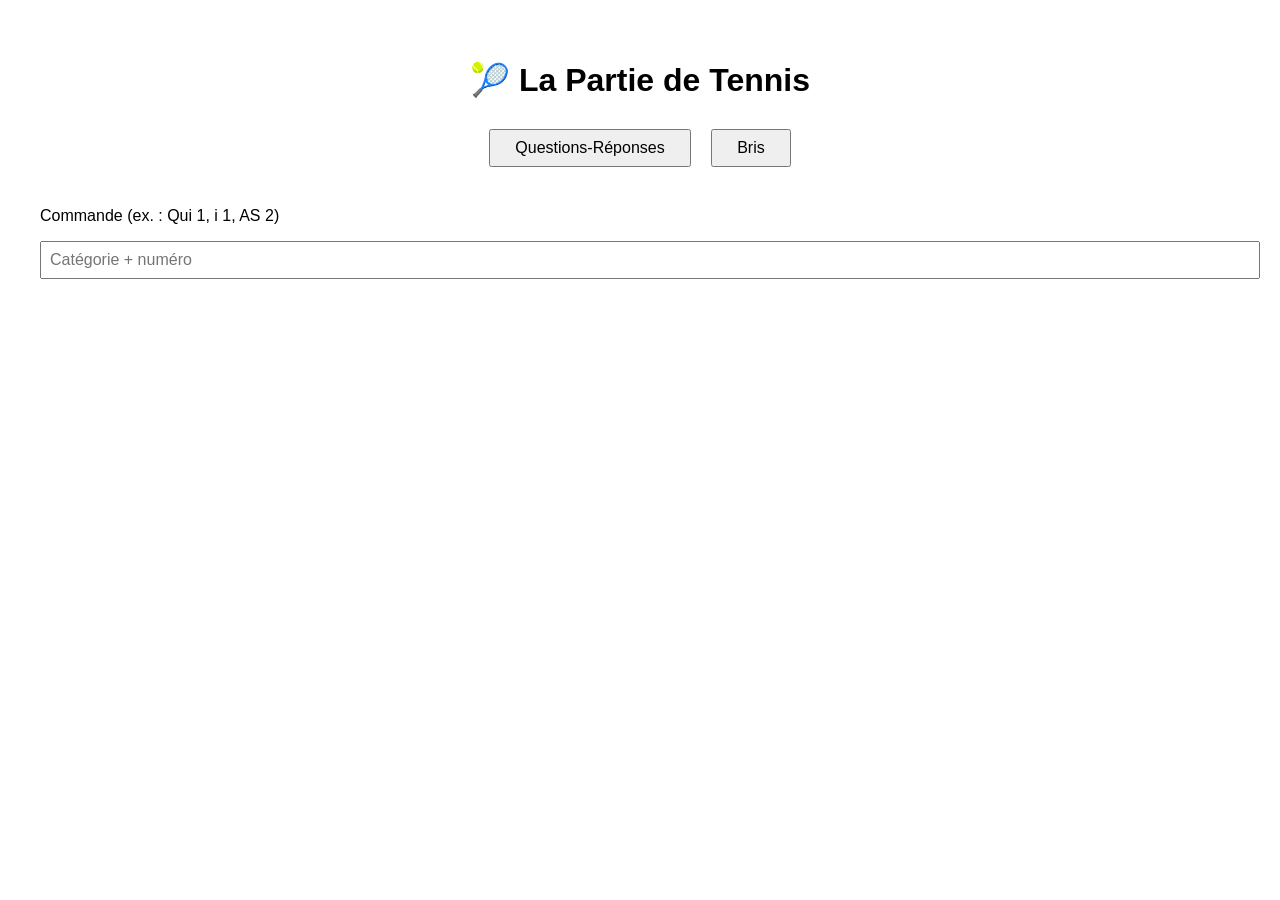
<file: index.html>
<!DOCTYPE html>
<html lang="fr">
<head>
  <meta charset="UTF-8">
  <title>La Partie de Tennis</title>
  <link rel="stylesheet" href="style.css">
</head>
<body>
  <h1>🎾 La Partie de Tennis</h1>
  <div class="button-container">
    <button onclick="showSection('qr')">Questions-Réponses</button>
    <button onclick="showSection('bris')">Bris</button>
  </div>

  <div id="qr-section" class="section">
    <p>Commande (ex. : Qui 1, i 1, AS 2)</p>
    <input type="text" id="qr-command" placeholder="Catégorie + numéro">
    <div id="qr-result" class="result"></div>
  </div>

  <div id="bris-section" class="section" style="display:none;">
    <p>Commande (ex. : br 3)</p>
    <input type="text" id="bris-command" placeholder="br + numéro">
    <div id="bris-result" class="result"></div>
  </div>

  <script src="script.js"></script>
</body>
</html>
</file>
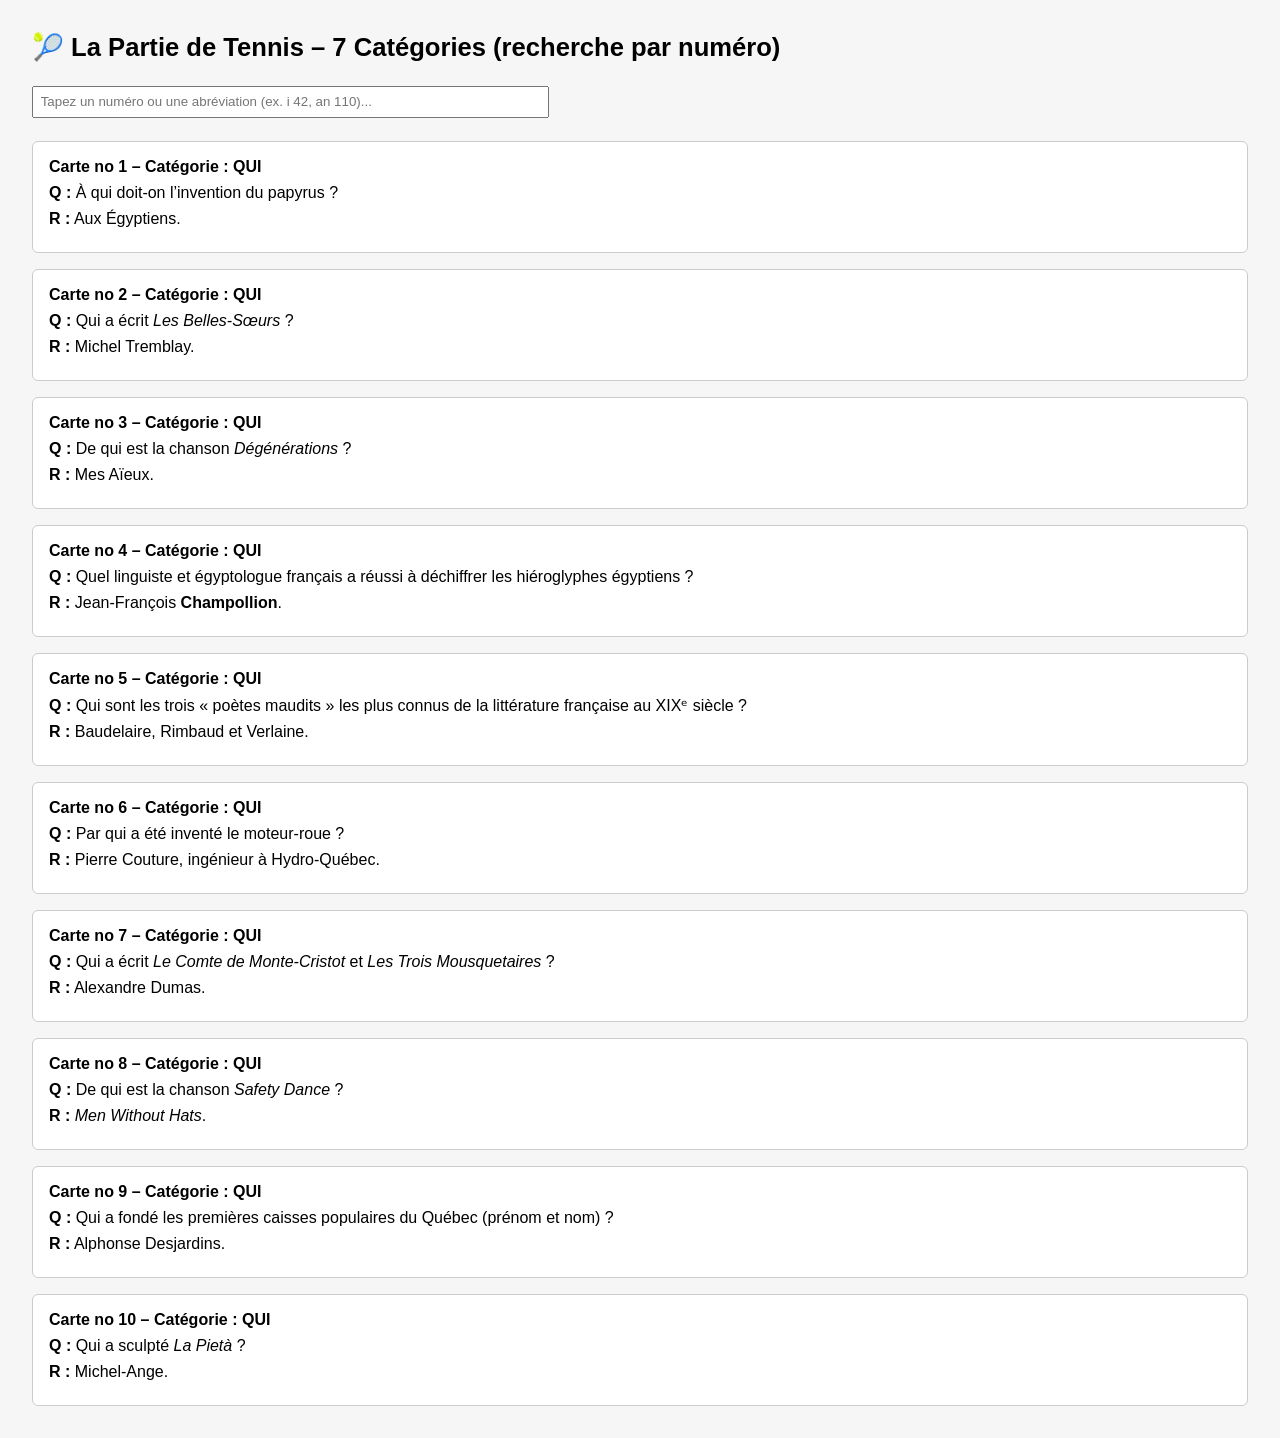
<file: index (4).html>
<!DOCTYPE html>
<html lang="fr">
<head>
  <meta charset="UTF-8">
  <title>La Partie de Tennis – 7 Catégories (par numéro)</title>
  <style>
    body { font-family: sans-serif; margin: 2em; background: #f6f6f6; }
    h1 { font-size: 1.6em; }
    input { padding: 0.5em; margin: 0.5em 0; width: 100%; max-width: 500px; }
    .fiche { background: white; border: 1px solid #ccc; padding: 1em; margin-top: 1em; border-radius: 6px; }
    .numero { font-weight: bold; }
    .question, .reponse { margin: 0.5em 0; }
  </style>
</head>
<body>
  <h1>🎾 La Partie de Tennis – 7 Catégories (recherche par numéro)</h1>

  <input type="text" id="searchInput" placeholder="Tapez un numéro ou une abréviation (ex. i 42, an 110)...">

  <div id="resultats"></div>

  <script>
    const fiches = [
  {
    "numero":1.0,
    "question":"À qui doit-on l’invention du papyrus ?",
    "reponse":"Aux Égyptiens.",
    "categorie":"qui"
  },
  {
    "numero":2.0,
    "question":"Qui a écrit *Les Belles-Sœurs* ?",
    "reponse":"Michel Tremblay.",
    "categorie":"qui"
  },
  {
    "numero":3.0,
    "question":"De qui est la chanson *Dégénérations* ?",
    "reponse":"Mes Aïeux.",
    "categorie":"qui"
  },
  {
    "numero":4.0,
    "question":"Quel linguiste et égyptologue français a réussi à déchiffrer les hiéroglyphes égyptiens ?",
    "reponse":"Jean-François **Champollion**.",
    "categorie":"qui"
  },
  {
    "numero":5.0,
    "question":"Qui sont les trois « poètes maudits » les plus connus de la littérature française au XIXᵉ siècle ?",
    "reponse":"Baudelaire, Rimbaud et Verlaine.",
    "categorie":"qui"
  },
  {
    "numero":6.0,
    "question":"Par qui a été inventé le moteur-roue ?",
    "reponse":"Pierre Couture, ingénieur à Hydro-Québec.",
    "categorie":"qui"
  },
  {
    "numero":7.0,
    "question":"Qui a écrit *Le Comte de Monte-Cristot* et *Les Trois Mousquetaires* ?",
    "reponse":"Alexandre Dumas.",
    "categorie":"qui"
  },
  {
    "numero":8.0,
    "question":"De qui est la chanson *Safety Dance* ?",
    "reponse":"*Men Without Hats*.",
    "categorie":"qui"
  },
  {
    "numero":9.0,
    "question":"Qui a fondé les premières caisses populaires du Québec (prénom et nom) ?",
    "reponse":"Alphonse Desjardins.",
    "categorie":"qui"
  },
  {
    "numero":10.0,
    "question":"Qui a sculpté *La Pietà* ?",
    "reponse":"Michel-Ange.",
    "categorie":"qui"
  },
  {
    "numero":11.0,
    "question":"Quel philosophe a partagé une grande partie de sa vie avec Simone de Beauvoir ?",
    "reponse":"Jean-Paul Sartre.",
    "categorie":"qui"
  },
  {
    "numero":12.0,
    "question":"Qui a composé quatre concertos connus sous le titre *Les Quatre Saisons *?",
    "reponse":"Antonio Vivaldi.",
    "categorie":"qui"
  },
  {
    "numero":13.0,
    "question":"Quel homme politique québécois a été surnommé « le père de l’étapisme » ?",
    "reponse":"Claude **Morin**.",
    "categorie":"qui"
  },
  {
    "numero":14.0,
    "question":"Qui a popularisé le *moon walk* ?",
    "reponse":"Michael Jackson.",
    "categorie":"qui"
  },
  {
    "numero":15.0,
    "question":"Qui a peint *Les Iris* et *Les tournesols* ?",
    "reponse":"Vincent **Van Gogh**.",
    "categorie":"qui"
  },
  {
    "numero":16.0,
    "question":"À quelle autrice doit-on la série des *Harry Potter* ?",
    "reponse":"J. K. Rowling.",
    "categorie":"qui"
  },
  {
    "numero":17.0,
    "question":"Quel auteur américain a écrit *Pour qui sonne le glas* et *Le vieil homme et la mer* ?",
    "reponse":"Ernest **Hemingway**.",
    "categorie":"qui"
  },
  {
    "numero":18.0,
    "question":"Qui a composé *Moi mes souliers, Le train du Nord, Pieds nus dans l’aube,* etc.?",
    "reponse":"Félix Leclerc.",
    "categorie":"qui"
  },
  {
    "numero":19.0,
    "question":"À qui doit-on la théorie du « complexe d’Œdipe » ?",
    "reponse":"Sigmund Freud.",
    "categorie":"qui"
  },
  {
    "numero":20.0,
    "question":"Qui a chanté dans l’espace *Space Oddity* de David Bowie ?",
    "reponse":"L’astronaute canadien Chris Hadfield.",
    "categorie":"qui"
  },
  {
    "numero":21.0,
    "question":"Qui a composé *Dark Side of the Moon* et *The Wall* ?",
    "reponse":"Pink Floyd.",
    "categorie":"qui"
  },
  {
    "numero":22.0,
    "question":"Qui ont donné leur nom aux deux grandes autoroutes du Québec ?",
    "reponse":"Jean Lesage (autoroute 20) et Félix Leclerc (autoroute 40).",
    "categorie":"qui"
  },
  {
    "numero":23.0,
    "question":"Quel chef du parti fasciste italien était surnommé le *duce* (prononcé *doutché*) ?",
    "reponse":"Benito **Mussolini**.",
    "categorie":"qui"
  },
  {
    "numero":24.0,
    "question":"Quel musicien allemand est souvent considéré comme le plus grand compositeur de tous les temps ?",
    "reponse":"Jean-Sébastien **Bach**.",
    "categorie":"qui"
  },
  {
    "numero":25.0,
    "question":"De qui est la chanson *Here comes the Rain Again* et *Sweet Dreams* ?",
    "reponse":"Eurythmics (Annie Lennox).",
    "categorie":"qui"
  },
  {
    "numero":26.0,
    "question":"Quel artiste s’est tranché l’oreille, en proie à la folie ?",
    "reponse":"Vincent van Gogh.",
    "categorie":"qui"
  },
  {
    "numero":27.0,
    "question":"Qui a laissé son nom à un télescope spatial ?",
    "reponse":"Edwin **Hubble**.",
    "categorie":"qui"
  },
  {
    "numero":28.0,
    "question":"Quel mathématicien, physicien, inventeur, philosophe et théologien français a écrit *Les Pensées* ?",
    "reponse":"Blaise **Pascal**.",
    "categorie":"qui"
  },
  {
    "numero":29.0,
    "question":"Qui a composé *La *9e Symphonie* ?",
    "reponse":"Ludwig van **Beethoven**.",
    "categorie":"qui"
  },
  {
    "numero":30.0,
    "question":"À qui doit-on la théorie de la relativité restreinte ?",
    "reponse":"Albert Einstein.",
    "categorie":"qui"
  },
  {
    "numero":31.0,
    "question":"Quel compositeur français a écrit la musique de *Les parapluies de Cherbourg, Les demoiselles de Rochefort* et *Les moulins de mon cœur* ?",
    "reponse":"Michel **Legrand**.",
    "categorie":"qui"
  },
  {
    "numero":32.0,
    "question":"Quel peintre, sculpteur et écrivain espagnol est considéré comme l’un des principaux représentants du surréalisme et des plus célèbres peintres du XXe s. ?",
    "reponse":"Salvador **Dalì**.",
    "categorie":"qui"
  },
  {
    "numero":33.0,
    "question":"De qui sont les œuvres suivantes : *Émile ou de l’**éducation, **Les Rêveries du promeneur solitaire* ?",
    "reponse":"Jean-Jacques **Rousseau**.",
    "categorie":"qui"
  },
  {
    "numero":34.0,
    "question":"Quelles chanteuses populaires sont considérées comme les plus belles voix du Québec ? (2)",
    "reponse":"Céline Dion, Ginette Reno et Diane Dufresne.",
    "categorie":"qui"
  },
  {
    "numero":35.0,
    "question":"Quel chanteur compositeur et pianiste français était surnommé « Monsieur 100 000 volts » en raison de sa fougue sur scène ?",
    "reponse":"Gilbert Bécaud.",
    "categorie":"qui"
  },
  {
    "numero":36.0,
    "question":"Qui sont Jean-François Pauzé, Marie-Annick Lépine et Jérôme Dupras ?",
    "reponse":"Les membres du groupe *Les cowboys fringants.*",
    "categorie":"qui"
  },
  {
    "numero":37.0,
    "question":"À qui doit-on les chansons *Dégénérations, La corrida de la Corriveau, Le déni de l’évidence* ?",
    "reponse":"Au groupe Mes Aïeux.",
    "categorie":"qui"
  },
  {
    "numero":38.0,
    "question":"Par qui a été composée la chanson *Le blues du businessman* ?",
    "reponse":"Luc **Plamondon** et Michel **Berger** (un ou l’autre).",
    "categorie":"qui"
  },
  {
    "numero":39.0,
    "question":"Qui a composé la chanson *Mon pays *?",
    "reponse":"Gilles Vigneault",
    "categorie":"qui"
  },
  {
    "numero":40.0,
    "question":"À qui doit-on la création du Cirque du Soleil ?",
    "reponse":"Guy Laliberté.",
    "categorie":"qui"
  },
  {
    "numero":41.0,
    "question":"De qui est le roman *Bonheur d'occasion* ?",
    "reponse":"Gabrielle Roy.",
    "categorie":"qui"
  },
  {
    "numero":42.0,
    "question":"Par qui a été fondé le journal *Le Devoir* ?",
    "reponse":"Henri Bourassa.",
    "categorie":"qui"
  },
  {
    "numero":43.0,
    "question":"Quel peintre est considéré comme le chantre de la vie quotidienne des gens de son Arthabaska natal ?",
    "reponse":"Marc-Aurèle de Foy **Suzor-Côté**.",
    "categorie":"qui"
  },
  {
    "numero":44.0,
    "question":"À qui doit-on la chanson *Lindberg* ?",
    "reponse":"Robert Charlebois.",
    "categorie":"qui"
  },
  {
    "numero":45.0,
    "question":"De quel auteur classique français sont les pièces de théâtre *Le Cid**, Œdipe** *et *La mort de Pompée* ?",
    "reponse":"Pierre **Corneille**.",
    "categorie":"qui"
  },
  {
    "numero":46.0,
    "question":"Qui sont les premiers chefs de file du mouvement souverainiste du Québec ? (3)",
    "reponse":"André d’Allemagne, Marcel Chaput, Pierre Bourgault, Andrée Ferretti, René Lévesque et Jacques Parizeau.",
    "categorie":"qui"
  },
  {
    "numero":47.0,
    "question":"Qui était Mary Travers ?",
    "reponse":"Mary Travers, dite **La Bolduc**, est considérée comme la première auteure-compositrice-interprète du Québec.",
    "categorie":"qui"
  },
  {
    "numero":48.0,
    "question":"À qui doit-on les albums *Inoxydable *et *Dangereuse attraction *?",
    "reponse":"Marie-Mai.",
    "categorie":"qui"
  },
  {
    "numero":49.0,
    "question":"Quelle grande écrivaine et poétesse québécoise a écrit *Les Fous de Bassan, Les chambres de bois* et * Kamouraska* ?",
    "reponse":"Anne Hébert.",
    "categorie":"qui"
  },
  {
    "numero":50.0,
    "question":"Par qui a été composée la musique du film *C.R.A.Z.Y ?*",
    "reponse":"Pierre Lapointe.",
    "categorie":"qui"
  },
  {
    "numero":51.0,
    "question":"Qui était le chef des Patriotes de 1838 ?",
    "reponse":"Louis-Joseph Papineau",
    "categorie":"qui"
  },
  {
    "numero":52.0,
    "question":"À quel groupe doit-on la chanson *23 décembre* ?",
    "reponse":"Beau Dommage.",
    "categorie":"qui"
  },
  {
    "numero":53.0,
    "question":"De qui est le roman *Salut Galarneau !* ?",
    "reponse":"Jacques **Godbout**.",
    "categorie":"qui"
  },
  {
    "numero":54.0,
    "question":"Par qui a été fondé le groupe Les Cowboys Fringants ?",
    "reponse":"Jean-François Pauzé.",
    "categorie":"qui"
  },
  {
    "numero":55.0,
    "question":"Qui a écrit *La Sagouine* ?",
    "reponse":"Antonine Maillet.",
    "categorie":"qui"
  },
  {
    "numero":56.0,
    "question":"De qui est la chanson *Sèche tes pleurs* ?",
    "reponse":"Daniel Bélanger.",
    "categorie":"qui"
  },
  {
    "numero":57.0,
    "question":"Par qui a été fondé le groupe *Harmonium* ?",
    "reponse":"Serge Fiori.",
    "categorie":"qui"
  },
  {
    "numero":58.0,
    "question":"Qui a peint *Hommage à Rosa Luxembourg* ?",
    "reponse":"Jean Paul Riopelle.",
    "categorie":"qui"
  },
  {
    "numero":59.0,
    "question":"À qui doit-on la chanson *La danse à St-Dilon* ?",
    "reponse":"Gilles Vigneault.",
    "categorie":"qui"
  },
  {
    "numero":60.0,
    "question":"De qui est le roman *La Guerre, Yes Sir!* et le célèbre conte *Le chandail de hockey*?",
    "reponse":"Roch Carrier.",
    "categorie":"qui"
  },
  {
    "numero":61.0,
    "question":"Par qui a été fondé le *Festival Juste pour rire* ?",
    "reponse":"Gilbert Rozon.",
    "categorie":"qui"
  },
  {
    "numero":62.0,
    "question":"Qui étaient les principaux membres de la cellule Chénier du FLQ qui ont assassiné le ministre Pierre Laporte ? (1)",
    "reponse":"Paul Rose, Jacques Rose, Francis Simard et Bernard Lortie.",
    "categorie":"qui"
  },
  {
    "numero":63.0,
    "question":"Qui a écrit *Les Filles de Caleb* ?",
    "reponse":"Arlette Cousture.",
    "categorie":"qui"
  },
  {
    "numero":64.0,
    "question":"À qui doit-on la création du groupe *La Bottine Souriante* ?",
    "reponse":"Yves Lambert.",
    "categorie":"qui"
  },
  {
    "numero":65.0,
    "question":"De qui sont les albums *Aquanaute, Le cœur dans la tête* et *Tous les sens* ?",
    "reponse":"Ariane Moffatt.",
    "categorie":"qui"
  },
  {
    "numero":66.0,
    "question":"Qui a pour pseudonyme *Cœur de pirate* ?",
    "reponse":"Béatrice Martin.",
    "categorie":"qui"
  },
  {
    "numero":67.0,
    "question":"Qui étaient les deux comédiennes de la série Moi et l’autre ?",
    "reponse":"Dominique Michel et Denise Filiatrault.",
    "categorie":"qui"
  },
  {
    "numero":68.0,
    "question":"Qui a peint *Québec, Vue de l’Île d’Orléans, Filets de pêche à Port-au-Persil, Les Ursulines* et *Saint-Adèle en hiver* ?",
    "reponse":"Jean-Paul Lemieux.",
    "categorie":"qui"
  },
  {
    "numero":69.0,
    "question":"À qui doit-on les albums *Sur mon canapé, Motel Capri* et *La grand-messe* ?",
    "reponse":"Les Cowboys Fringants.",
    "categorie":"qui"
  },
  {
    "numero":70.0,
    "question":"Qui est le premier auteur-compositeur québécois francophone masculin à avoir vendu plus d’un million de disques au Québec ?",
    "reponse":"Éric Lapointe.",
    "categorie":"qui"
  },
  {
    "numero":71.0,
    "question":"De qui sont les romans *L'énigme du retour, l’odeur du café *et *Pays sans chapeau* ?",
    "reponse":"Dany Laferrière.",
    "categorie":"qui"
  },
  {
    "numero":72.0,
    "question":"Qui a illustré et réalisé les films d’animation *Crac!* et *L’homme qui plantait des arbres*, qui lui ont valu deux Oscar ?",
    "reponse":"Frédéric Back.",
    "categorie":"qui"
  },
  {
    "numero":73.0,
    "question":"Quel groupe de pop punk montréalais jouit d’une renommée internationale avec des concerts à Paris, Rio de Janeiro et Tel Aviv ?",
    "reponse":"*Simple Plan*.",
    "categorie":"qui"
  },
  {
    "numero":74.0,
    "question":"Qui est la scénariste ou productrice des séries *Les Bougon, 30 Vies, Unité 9, Fortier, Stat,* etc. ?",
    "reponse":"Fabienne Larouche.",
    "categorie":"qui"
  },
  {
    "numero":75.0,
    "question":"Qui a fait des tournées québécoises avec *Aimer les montres, Marée haute* et *À mains nues* ?",
    "reponse":"Émile Proulx-Cloutier.",
    "categorie":"qui"
  },
  {
    "numero":76.0,
    "question":"Qui était Simon Bolívar ?",
    "reponse":"Un **général et homme d’État** vénézuélien qui a fortement contribué à **l’indépendance des pays de l’Amérique du Sud**.",
    "categorie":"qui"
  },
  {
    "numero":77.0,
    "question":"À qui doit-on les albums *Le treizième étage, Les grandes artères* et *Le ciel est au plancher* ?",
    "reponse":"Louis-Jean Cormier.",
    "categorie":"qui"
  },
  {
    "numero":78.0,
    "question":"Quelle journaliste et animatrice de télévision née en Haïti est devenue la troisième femme gouverneure générale du Canada ?",
    "reponse":"Michaëlle Jean.",
    "categorie":"qui"
  },
  {
    "numero":79.0,
    "question":"Qui était le leader et principal chanteur du groupe *Les Colocs* ?",
    "reponse":"André « Dédé » Fortin.",
    "categorie":"qui"
  },
  {
    "numero":80.0,
    "question":"Quel peintre montréalais internationalement reconnu a installé son atelier à Brooklyn et composé plusieurs romans, poèmes, films, etc. ?",
    "reponse":"Marc **Séguin**.",
    "categorie":"qui"
  },
  {
    "numero":81.0,
    "question":"Qui est à l’origine du Festival de la poésie de Trois-Rivières ?",
    "reponse":"Gaston Bellemare.",
    "categorie":"qui"
  },
  {
    "numero":82.0,
    "question":"Quel sculpteur québécois est connu pour ses œuvres monumentales, dont la très controversée *L’arbre de la rue Durocher* ?",
    "reponse":"Armand **Vaillancourt**.",
    "categorie":"qui"
  },
  {
    "numero":83.0,
    "question":"De qui sont les albums *Passive agressive* et *Phoenix* ?",
    "reponse":"Charlotte Cardin.",
    "categorie":"qui"
  },
  {
    "numero":84.0,
    "question":"Qui est l’auteur de la chanson *Sunglasses at night* ?",
    "reponse":"Corey Hart.",
    "categorie":"qui"
  },
  {
    "numero":85.0,
    "question":"Qui a fondé la maison d’édition de poésie *Écrits des Forges* et a donné son nom à la principale bibliothèque de Trois-Rivières ?",
    "reponse":"Gatien Lapointe.",
    "categorie":"qui"
  },
  {
    "numero":86.0,
    "question":"À qui doit-on les chansons *La mauvaise réputation, Le gorille* et *Les copains d’abord* ?",
    "reponse":"Georges Brassens.",
    "categorie":"qui"
  },
  {
    "numero":87.0,
    "question":"Qui a composé les albums *Grand champion international de course, *Dans mon corps* et *J’aime ta grand-mère* ?",
    "reponse":"Les Trois Accords.",
    "categorie":"qui"
  },
  {
    "numero":88.0,
    "question":"Quel rappeur québécois a publié un premier album intitulé *Les racines dans le béton *?",
    "reponse":"Koriass.",
    "categorie":"qui"
  },
  {
    "numero":89.0,
    "question":"Quelle femme peintre née à Louiseville a été membre des automatistes avec Paul-Émile Borduas ?",
    "reponse":"Marcelle **Ferron**.",
    "categorie":"qui"
  },
  {
    "numero":90.0,
    "question":"Quel auteur-compositeur a écrit, entre autres, *Tu m’aimes-tu?, Elsie* et *Jenny* ?",
    "reponse":"Richard Desjardins.",
    "categorie":"qui"
  },
  {
    "numero":91.0,
    "question":"Quels grands pianistes de jazz sont nés à Montréal ? (1)",
    "reponse":"Oscar Peterson et Oliver Jones.",
    "categorie":"qui"
  },
  {
    "numero":92.0,
    "question":"De qui sont les pièces *Albertine, en cinq temps* et *Les belles-sœurs* ?",
    "reponse":"Michel Tremblay.",
    "categorie":"qui"
  },
  {
    "numero":93.0,
    "question":"De qui sont les chansons *Suzanne* et *Hallelujah* ?",
    "reponse":"Leonard Cohen.",
    "categorie":"qui"
  },
  {
    "numero":94.0,
    "question":"Quelle popstar américaine a un impact si considérable qu’elle a été la première artiste nommée « personnalité de l’année » par le *Time* en 2023 ?",
    "reponse":"Taylor Swift.",
    "categorie":"qui"
  },
  {
    "numero":95.0,
    "question":"De qui est la chanson *Le Tour de l'île* ?",
    "reponse":"Félix Leclerc.",
    "categorie":"qui"
  },
  {
    "numero":96.0,
    "question":"Qui a composé *Câline de blues *et l’album *Les rendez-vous doux* ?",
    "reponse":"Gerry Boulet.",
    "categorie":"qui"
  },
  {
    "numero":97.0,
    "question":"Quelle chanteuse est devenue l’une des plus grandes stars grâce à des chansons comme *Like a Virgin, La isla bonita, Like a Prayer*, etc. ?",
    "reponse":"Madonna.",
    "categorie":"qui"
  },
  {
    "numero":98.0,
    "question":"Qui est considéré comme le père des monologuistes québécois ?",
    "reponse":"Yvon Deschamps.",
    "categorie":"qui"
  },
  {
    "numero":99.0,
    "question":"Quel acteur et humoriste a donné son nom à un parc de Montréal et à un gala annuel ?",
    "reponse":"Olivier Guimond.",
    "categorie":"qui"
  },
  {
    "numero":100.0,
    "question":"Qui a écrit *Othello* et *Macbeth* ?",
    "reponse":"William Shakespeare.",
    "categorie":"qui"
  },
  {
    "numero":101.0,
    "question":"À qui doit-on les chansons *J’lâche pas, Illégal, Celle qui va*, etc. ?",
    "reponse":"Marjo.",
    "categorie":"qui"
  },
  {
    "numero":102.0,
    "question":"Quels compositeurs ont écrit la plupart des chansons des Beatles ? (2)",
    "reponse":"John Lennon et Paul McCartney.",
    "categorie":"qui"
  },
  {
    "numero":103.0,
    "question":"Par qui a été fondé Apple ?",
    "reponse":"Steve Jobs.",
    "categorie":"qui"
  },
  {
    "numero":104.0,
    "question":"Qui sont les femmes de la Nouvelle-France reconnues comme saintes par la Vatican ? (2)",
    "reponse":"Marie de l’Incarnation, Kateri Tekakwitha, Marguerite Bourgeoys et Marguerite d’Youville.",
    "categorie":"qui"
  },
  {
    "numero":105.0,
    "question":"Qui a créé le concept de *Big Brother* ?",
    "reponse":"Georges **Orwell**.",
    "categorie":"qui"
  },
  {
    "numero":106.0,
    "question":"De qui est le roman *Le meilleur des mondes* ?",
    "reponse":"Aldous **Huxley**.",
    "categorie":"qui"
  },
  {
    "numero":107.0,
    "question":"Par qui a été inventé le téléphone ?",
    "reponse":"Alexander Graham **Bell**.",
    "categorie":"qui"
  },
  {
    "numero":108.0,
    "question":"Qui a composé *La petite musique de nuit, Les noces de Figaro, Cosi fan tutte*, etc. ?",
    "reponse":"Wolfgang Amadeus **Mozart**.",
    "categorie":"qui"
  },
  {
    "numero":109.0,
    "question":"À qui doit-on la théorie de l'évolution ?",
    "reponse":"Charles **Darwin**.",
    "categorie":"qui"
  },
  {
    "numero":110.0,
    "question":"De quel groupe est la chanson *Bohemian Rhapsody* ?",
    "reponse":"Queen.",
    "categorie":"qui"
  },
  {
    "numero":111.0,
    "question":"Par qui a été fondé Microsoft ?",
    "reponse":"Bill Gates.",
    "categorie":"qui"
  },
  {
    "numero":112.0,
    "question":"Qui a peint *La Joconde* ?",
    "reponse":"Léonard de Vinci.",
    "categorie":"qui"
  },
  {
    "numero":113.0,
    "question":"À qui doit-on la découverte de la pénicilline ?",
    "reponse":"Alexander **Fleming**.",
    "categorie":"qui"
  },
  {
    "numero":114.0,
    "question":"De qui est l’œuvre poético-philosophique *Le Petit Prince* ?",
    "reponse":"Antoine de **Saint-Exupéry**.",
    "categorie":"qui"
  },
  {
    "numero":115.0,
    "question":"Par qui a été inventé l'avion ?",
    "reponse":"Les frères Wright.",
    "categorie":"qui"
  },
  {
    "numero":116.0,
    "question":"À quel compositeur français doit-on l’opéra *Carmen* ?",
    "reponse":"Georges **Bizet**.",
    "categorie":"qui"
  },
  {
    "numero":117.0,
    "question":"À qui doit-on la théorie de la gravité ?",
    "reponse":"Isaac **Newton**.",
    "categorie":"qui"
  },
  {
    "numero":118.0,
    "question":"De qui est la chanson *Billie Jean* ?",
    "reponse":"Michael Jackson.",
    "categorie":"qui"
  },
  {
    "numero":119.0,
    "question":"Par qui a été fondé Amazon ?",
    "reponse":"Jeff Bezos.",
    "categorie":"qui"
  },
  {
    "numero":120.0,
    "question":"À quel compositeur américain doit-on *Summertime, An American in Paris* et *Porgy and Bess* ?",
    "reponse":"George **Gerswin**.",
    "categorie":"qui"
  },
  {
    "numero":121.0,
    "question":"De qui est le roman *Le Seigneur des Anneaux* ?",
    "reponse":"J.R.R. **Tolkien**.",
    "categorie":"qui"
  },
  {
    "numero":122.0,
    "question":"Par qui a été inventée l'imprimerie ?",
    "reponse":"Johannes **Gutenberg**.",
    "categorie":"qui"
  },
  {
    "numero":123.0,
    "question":"Quel compositeur romantique autrichien du XIXᵉ s. est reconnu pour la beauté et la perfection de ses *lieder*, dont notamment *Le voyage d’hiver* (*Winterreise*) ?",
    "reponse":"Franz **Schubert**.",
    "categorie":"qui"
  },
  {
    "numero":124.0,
    "question":"Qui était le chef du réseau terroriste *Al-Qaïda* et le cerveau des attentats du 11 septembre 2001 ?",
    "reponse":"Oussama **ben Laden**.",
    "categorie":"qui"
  },
  {
    "numero":125.0,
    "question":"De qui est la chanson *Like a Rolling Stone*, élue comme la plus grande chanson de tous les temps par le magazine *Rolling Stone* ?",
    "reponse":"Bob Dylan.",
    "categorie":"qui"
  },
  {
    "numero":126.0,
    "question":"Qui a peint *Le Cri* ?",
    "reponse":"Edvard **Munch**.",
    "categorie":"qui"
  },
  {
    "numero":127.0,
    "question":"Qui figurent au nombre des grands explorateurs ? (3)",
    "reponse":"Bartolomeu Dias, Christophe Colomb, Vasco de Gama, Jean Cabot, Fernand de Magellan et Jacques Cartier.",
    "categorie":"qui"
  },
  {
    "numero":128.0,
    "question":"Qui étaient les trois artistes qui ont chanté au fameux spectacle *J’ai vu le loup, le renard, le lion* ?",
    "reponse":"Félix Leclerc, Gilles Vigneault et Robert Charlebois.",
    "categorie":"qui"
  },
  {
    "numero":129.0,
    "question":"Qui est Marie Chouinard ?",
    "reponse":"Une danseuse, chorégraphe et artiste multidisciplinaire québécoise reconnue partout dans le monde.",
    "categorie":"qui"
  },
  {
    "numero":130.0,
    "question":"Quel athlète masculin a remporté cinq médailles olympiques en patinage de vitesse sur piste courte et est membre du temple de la renommée olympique du Canada ?",
    "reponse":"Marc Gagnon.",
    "categorie":"qui"
  },
  {
    "numero":131.0,
    "question":"À qui doit-on la théorie des trous noirs ?",
    "reponse":"Stephen **Hawking**.",
    "categorie":"qui"
  },
  {
    "numero":132.0,
    "question":"De quel musicien rock américain iconoclaste, a-t-on pu dire : « Il fut au rock ce que Myles Davis fut au jazz » ?",
    "reponse":"Frank **Zappa **(versé dans le classique aussi bien que le rock, le jazz et la musique contemporaine).",
    "categorie":"qui"
  },
  {
    "numero":133.0,
    "question":"De qui sont les romans *Les Misérables* et *Notre-Dame de Paris* ?",
    "reponse":"Victor Hugo.",
    "categorie":"qui"
  },
  {
    "numero":134.0,
    "question":"Quel grand jazzman américain a vu trois de ses albums classés parmi les 500 plus grands albums de tous les temps ?",
    "reponse":"Miles Davis.",
    "categorie":"qui"
  },
  {
    "numero":135.0,
    "question":"À quel compositeur italien doit-on *La Traviata* ?",
    "reponse":"Giuseppe **Verdi**.",
    "categorie":"qui"
  },
  {
    "numero":136.0,
    "question":"De qui sont les chansons *Strawberry Fields Forever* et *Let It Be* ?",
    "reponse":"Les Beatles.",
    "categorie":"qui"
  },
  {
    "numero":137.0,
    "question":"Qui a été la première chanteuse québécoise à se produire au Stade olympique de Montréal devant 55 000 personnes ?",
    "reponse":"Diane Dufresne.",
    "categorie":"qui"
  },
  {
    "numero":138.0,
    "question":"Qui a sculpté *Le Penseur* ?",
    "reponse":"Auguste **Rodin**.",
    "categorie":"qui"
  },
  {
    "numero":139.0,
    "question":"De quel auteur russe sont *Crime et Châtiment *et *Les frères Karamazov* ?",
    "reponse":"Fiodor **Dostoïevski**.",
    "categorie":"qui"
  },
  {
    "numero":140.0,
    "question":"Par qui a été inventé la radio ?",
    "reponse":"Guglielmo **Marconi**.",
    "categorie":"qui"
  },
  {
    "numero":141.0,
    "question":"À qui doit-on la théorie de la mécanique quantique ?",
    "reponse":"Max Planck.",
    "categorie":"qui"
  },
  {
    "numero":142.0,
    "question":"De qui est la chanson *Hallelujah* ?",
    "reponse":"Leonard Cohen.",
    "categorie":"qui"
  },
  {
    "numero":143.0,
    "question":"Qui a peint *La Naissance de Vénus* ?",
    "reponse":"Sandro **Botticelli**.",
    "categorie":"qui"
  },
  {
    "numero":144.0,
    "question":"Quel endocrinologue a introduit la notion de « stress » en médecine ?",
    "reponse":"Le Dr Hans **Selye**.",
    "categorie":"qui"
  },
  {
    "numero":145.0,
    "question":"Qui a créé la série télévisée *Discussions avec mes parents* ?",
    "reponse":"François Morency.",
    "categorie":"qui"
  },
  {
    "numero":146.0,
    "question":"Quel compositeur allemand et chef d’orchestre a composé de célèbres opéras comme *L’anneau du Nibelung, Le vaisseau fantôme* et *Tristan et Isolde* ?",
    "reponse":"Richard **Wagner**.",
    "categorie":"qui"
  },
  {
    "numero":147.0,
    "question":"De qui sont les albums *Mothers of Invention, Joe’s Garage* et *The Grand Wazoo* ?",
    "reponse":"Frank **Zappa**.",
    "categorie":"qui"
  },
  {
    "numero":148.0,
    "question":"Qui sont Steffi Graff et Andre Agassi ?",
    "reponse":"Deux **stars du tennis** qui forment un couple dans la vie.",
    "categorie":"qui"
  },
  {
    "numero":149.0,
    "question":"Qui a mis en musique et chanté les poèmes de Baudelaire, Verlaine et Apollinaire ?",
    "reponse":"Léo Ferré.",
    "categorie":"qui"
  },
  {
    "numero":150.0,
    "question":"Quel musicien classique a été surnommé le Mozart québécois ?",
    "reponse":"André Mathieu.",
    "categorie":"qui"
  },
  {
    "numero":151.0,
    "question":"De qui est le roman *Le Vieil Homme et la Mer* ?",
    "reponse":"Ernest **Hemingway**.",
    "categorie":"qui"
  },
  {
    "numero":152.0,
    "question":"Quel compositeur français a créé le célèbre *Boléro* ?",
    "reponse":"Maurice **Ravel**.",
    "categorie":"qui"
  },
  {
    "numero":153.0,
    "question":"Qui comptent parmi les grands compositeurs de musique classique française ? (2)",
    "reponse":"Debussy, Ravel, Saint-Saëns, Satie et Fauré.",
    "categorie":"qui"
  },
  {
    "numero":154.0,
    "question":"Quelle auteure-compositrice-interprète britannique a remporté un *Golden Globe* et un Oscar pour son interprétation de la chanson du film *Skyfall* ?",
    "reponse":"Adele.",
    "categorie":"qui"
  },
  {
    "numero":155.0,
    "question":"Quel poète a écrit sur les murs du Grand Théâtre de Québec « Vous êtes pas écœurés de mourir bande de caves! C’est assez! » ?",
    "reponse":"Claude **Péloquin**.",
    "categorie":"qui"
  },
  {
    "numero":156.0,
    "question":"Qui est le principal héros de *L'Odyssée* d’Homère ?",
    "reponse":"Ulysse.",
    "categorie":"qui"
  },
  {
    "numero":157.0,
    "question":"Qui est le premier homme ayant des origines africaines à accéder à la présidence des États-Unis ?",
    "reponse":"Barack **Obama**.",
    "categorie":"qui"
  },
  {
    "numero":158.0,
    "question":"Quel grand réalisateur américain du XXᵉ s. est reconnu pour ses films de suspense comme *Psychose* et *Les Oiseaux* ?",
    "reponse":"Alfred **Hitchcock**.",
    "categorie":"qui"
  },
  {
    "numero":159.0,
    "question":"Qui est la première femme à devenir Première ministre du Québec ?",
    "reponse":"Pauline Marois.",
    "categorie":"qui"
  },
  {
    "numero":160.0,
    "question":"Qui est Elvis Stojko ?",
    "reponse":"Un **patineur artistique canadien** (trois fois champion du monde et double médaillé d’argent aux Jeux Olympiques de Lillehammer et de Nagano).",
    "categorie":"qui"
  },
  {
    "numero":161.0,
    "question":"Quel chanteur du Nouveau-Brunswick a composé la chanson *Hélène* ?",
    "reponse":"Roch Voisine.",
    "categorie":"qui"
  },
  {
    "numero":162.0,
    "question":"Quel romancier et philosophe français du XVIIIᵉ s. a donné son nom à des pratiques sexuelles jugées scandaleuses à son époque ?",
    "reponse":"Le Marquis de **Sade**.",
    "categorie":"qui"
  },
  {
    "numero":163.0,
    "question":"Qui a peint *La Femme à la guitare, Les demoiselles d’Avignon* et *Guernica* ?",
    "reponse":"Pablo **Picasso**.",
    "categorie":"qui"
  },
  {
    "numero":164.0,
    "question":"Quelle actrice française des années 1950-1970 est devenue un sex-symbol international ?",
    "reponse":"Brigitte Bardot.",
    "categorie":"qui"
  },
  {
    "numero":165.0,
    "question":"Qui est Edgar Allan Poe ?",
    "reponse":"Un auteur américain considéré comme l’inventeur du **roman policier **et dont les récits préfigurent les genres de la science-fiction et du fantastique.",
    "categorie":"qui"
  },
  {
    "numero":166.0,
    "question":"À qui doit-on la théorie de la sélection naturelle ?",
    "reponse":"Charles **Darwin**.",
    "categorie":"qui"
  },
  {
    "numero":167.0,
    "question":"Quel premier ministre du Canada a remporté le Prix Nobel de la paix en 1957 ?",
    "reponse":"Lester B. **Pearson**.",
    "categorie":"qui"
  },
  {
    "numero":168.0,
    "question":"Par qui a été inventé Internet ?",
    "reponse":"Tim Berners-Lee.",
    "categorie":"qui"
  },
  {
    "numero":169.0,
    "question":"Quel artiste multidisciplinaire canadien anglais a été désigné en 2011 « célébrité la plus puissante au monde » dans le top 100 de Forbes ?",
    "reponse":"Justin Bieber.",
    "categorie":"qui"
  },
  {
    "numero":170.0,
    "question":"Quel grand conquérant s’est vu attribuer le titre honorifique de *Libertador* en Amérique du Sud ?",
    "reponse":"Simon Bolivar.",
    "categorie":"qui"
  },
  {
    "numero":171.0,
    "question":"Quel sprinteur américain a remporté l’or aux Jeux olympiques de Berlin de 1936 ainsi que trois autres médailles d’or ?",
    "reponse":"Jesse Owens.",
    "categorie":"qui"
  },
  {
    "numero":172.0,
    "question":"Quel sprinteur américain a remporté neuf médailles d’or olympiques et huit aux championnats du monde d’athlétisme ?",
    "reponse":"Carl Lewis.",
    "categorie":"qui"
  },
  {
    "numero":173.0,
    "question":"Quel sprinter canadien, champion du monde en 1995, a gagné l’or aux Jeux olympiques d’Atlanta en1996 ?",
    "reponse":"Donovan Bailey.",
    "categorie":"qui"
  },
  {
    "numero":174.0,
    "question":"Quel athlète canadien a remporté trois médailles aux Jeux de Rio : une d’argent au 200 m et deux de bronze : au 100 m et au relais 4 x 100 m ?",
    "reponse":"André **De Grasse**.",
    "categorie":"qui"
  },
  {
    "numero":175.0,
    "question":"Quel athlète jamaïcain est le premier à détenir simultanément les records du monde du 100 m, 150 m, 200 m et 4 x 100 m ?",
    "reponse":"Usain Bolt.",
    "categorie":"qui"
  },
  {
    "numero":176.0,
    "question":"Quelle nageuse canadienne a remporté trois médailles d’or et une médaille d’argent dans sa discipline en 2024 ?",
    "reponse":"Summer McIntosh.",
    "categorie":"qui"
  },
  {
    "numero":177.0,
    "question":"Quel athlète québécois a été vice-champion du monde au 100 m et plusieurs fois médaillé d’or au 4 x 100 m ?",
    "reponse":"Bruny Surin",
    "categorie":"qui"
  },
  {
    "numero":178.0,
    "question":"Quelle patineuse artistique a remporté le bronze aux Jeux de Vancouver de 2010 ?",
    "reponse":"Joannie Rochette.",
    "categorie":"qui"
  },
  {
    "numero":179.0,
    "question":"Quel est le couple de danse sur glace canadien le plus médaillé de tous les temps ?",
    "reponse":"Tessa **Virtue** et Scott **Moir**.",
    "categorie":"qui"
  },
  {
    "numero":180.0,
    "question":"Qui fut la vedette des Olympiques de Montréal en 1976 ?",
    "reponse":"Nadia Comaneci.",
    "categorie":"qui"
  },
  {
    "numero":181.0,
    "question":"Quel peintre québécois a eu droit à des obsèques nationales ?",
    "reponse":"Jean Paul Riopelle.",
    "categorie":"qui"
  },
  {
    "numero":182.0,
    "question":"Quel artiste a peint la fresque de la Chapelle Sixtine ?",
    "reponse":"Michel-Ange.",
    "categorie":"qui"
  },
  {
    "numero":183.0,
    "question":"Qui était Machiavel ?",
    "reponse":"Un humaniste italien, **théoricien de la politique**, auteur de *Le Prince* où il explique comment un homme ambitieux peut s’élever au pouvoir.",
    "categorie":"qui"
  },
  {
    "numero":184.0,
    "question":"Quel auteur-compositeur-interprète belge a vendu plus de 25 millions de disques ?",
    "reponse":"Jacques Brel",
    "categorie":"qui"
  },
  {
    "numero":185.0,
    "question":"Qui a élaboré la première classification périodique des éléments ?",
    "reponse":"Mendeleïev.",
    "categorie":"qui"
  },
  {
    "numero":186.0,
    "question":"Qui est généralement considéré comme le premier roi de France ?",
    "reponse":"Clovis 1er.",
    "categorie":"qui"
  },
  {
    "numero":187.0,
    "question":"Qui était le chef de la Révolution russe de 1917 ?",
    "reponse":"Lénine.",
    "categorie":"qui"
  },
  {
    "numero":188.0,
    "question":"Quel philosophe est associé au concept de « volonté de puissance » ?",
    "reponse":"Frédéric **Nietzsche**.",
    "categorie":"qui"
  },
  {
    "numero":189.0,
    "question":"Qui a été le premier astronaute canadien à prendre part à trois vols spatiaux dirigés par la NASA ?",
    "reponse":"Marc Garneau.",
    "categorie":"qui"
  },
  {
    "numero":190.0,
    "question":"Quel auteur de Trois-Pistoles est considéré comme l’un des géants de la littérature québécoise tant pour la quantité phénoménale et l’originalité de ses essais, romans, œuvres pour le théâtre, le cinéma et la télévision ?",
    "reponse":"Victor-Lévy Beaulieu.",
    "categorie":"qui"
  },
  {
    "numero":191.0,
    "question":"Qui est l’auteur de *À la recherche du temps perdu* ?",
    "reponse":"Marcel Proust.",
    "categorie":"qui"
  },
  {
    "numero":192.0,
    "question":"Qui est la figure centrale de l’exécutif de la nation russe depuis 1999 ?",
    "reponse":"Vladimir Vladimirovitch **Poutine**.",
    "categorie":"qui"
  },
  {
    "numero":193.0,
    "question":"Qui a réalisé le film *Le parrain* ?",
    "reponse":"Francis Ford **Coppola**.",
    "categorie":"qui"
  },
  {
    "numero":194.0,
    "question":"Qui a fondé la ville de St-Pétersbourg ?",
    "reponse":"Pierre Le Grand.",
    "categorie":"qui"
  },
  {
    "numero":195.0,
    "question":"Qui a mis en place la politique de la Terreur en 1793 en France ?",
    "reponse":"Robespierre.",
    "categorie":"qui"
  },
  {
    "numero":196.0,
    "question":"Qui était Shéhérazade ?",
    "reponse":"Un personnage de fiction des Mille et une nuits. (Elle racontait une histoire palpitante à son époux chaque nuit pour éviter d’être tuée à l’aube.)",
    "categorie":"qui"
  },
  {
    "numero":197.0,
    "question":"Qui fut Mahomet ?",
    "reponse":"Un **chef religieux**, politique et militaire arabe, **fondateur de l’islam**, dont il est considéré comme le prophète majeur.",
    "categorie":"qui"
  },
  {
    "numero":198.0,
    "question":"Qui sont les fondateurs de la ville de Rome ?",
    "reponse":"Remus et Romulus.",
    "categorie":"qui"
  },
  {
    "numero":199.0,
    "question":"Qui a écrit *Don Quichotte* ?",
    "reponse":"Miguel de **Cervantes**.",
    "categorie":"qui"
  },
  {
    "numero":200.0,
    "question":"Quel auteur québécois a écrit *L’Avalée des avalés* ?",
    "reponse":"Réjean **Ducharme**",
    "categorie":"qui"
  },
  {
    "numero":1.0,
    "question":"Quelle est la signification du sigle international « OMS » ?",
    "reponse":"Organisation mondiale de la santé.",
    "categorie":"quoi"
  },
  {
    "numero":2.0,
    "question":"Quelle est la signification du sigle international « FMI » ?",
    "reponse":"Fonds monétaire international.",
    "categorie":"quoi"
  },
  {
    "numero":3.0,
    "question":"Quels sont les cinq pays membres permanents du Conseil de sécurité de l’ONU ?",
    "reponse":"Les États-Unis, la Chine, la France, le Royaume-Uni et la Russie.",
    "categorie":"quoi"
  },
  {
    "numero":4.0,
    "question":"Quelles étaient les sept merveilles de **l’Antiquité** ? (3)",
    "reponse":"La pyramide de Khéops, les jardins suspendus de Babylone, la statue de Zeus, le temple d’Artémis, le tombeau de Mausole à Halicarnasse, le colosse de Rhodes, le phare d’Alexandrie.",
    "categorie":"quoi"
  },
  {
    "numero":5.0,
    "question":"Parmi les disciplines fondatrices des Jeux olympiques, quelle est celle qui regroupe le plus grand nombre d’épreuves distinctes aujourd’hui ?",
    "reponse":"L’athlétisme.",
    "categorie":"quoi"
  },
  {
    "numero":6.0,
    "question":"Que représente la fleur de lys sur le drapeau québécois ?",
    "reponse":"Un symbole de la présence française, car les rois de France en avaient fait leur emblème.",
    "categorie":"quoi"
  },
  {
    "numero":7.0,
    "question":"Que représentent les deux valeurs données lors de la mesure de la tension artérielle ?",
    "reponse":"La pression systolique et la pression diastolique.",
    "categorie":"quoi"
  },
  {
    "numero":8.0,
    "question":"Quelle phrase contenue dans le Rapport Durham est devenue célèbre au Québec ?",
    "reponse":"« Les Canadiens français sont **un peuple sans histoire** et sans littérature ».",
    "categorie":"quoi"
  },
  {
    "numero":9.0,
    "question":"De quoi parle la légende de la Chasse-galerie ?",
    "reponse":"D’un groupe de **bûcherons** qui font un **pacte avec le diable** pour voyager rapidement en **canot volant** pour retourner en ville voir leurs bien-aimées.",
    "categorie":"quoi"
  },
  {
    "numero":10.0,
    "question":"Quel est le sens premier du mot « Québec » ?",
    "reponse":"Il vient de l’algonquin et signifie **« passage étroit** ou **« détroit »**.",
    "categorie":"quoi"
  },
  {
    "numero":11.0,
    "question":"Quelle est l’origine du Cirque du Soleil ?",
    "reponse":"Une compagnie de cirque contemporain **fondée** à Baie-Saint-Paul **par deux anciens artistes de rue** : Guy Laliberté et Daniel Gauthier.",
    "categorie":"quoi"
  },
  {
    "numero":12.0,
    "question":"Quelles sont les quatre épreuves de patinage artistique en Coupe du monde ? (3)",
    "reponse":"Individuel hommes, individuel femmes, couples et danse sur glace.",
    "categorie":"quoi"
  },
  {
    "numero":13.0,
    "question":"Quel terme est utilisé au curling pour le lancer de la dernière pierre ?",
    "reponse":"Avoir le marteau.",
    "categorie":"quoi"
  },
  {
    "numero":14.0,
    "question":"Quelle ville est la capitale de l’Union européenne ?",
    "reponse":"Bruxelles.",
    "categorie":"quoi"
  },
  {
    "numero":15.0,
    "question":"Quel animal est l’emblème du Québec?",
    "reponse":"Le harfang des neiges.",
    "categorie":"quoi"
  },
  {
    "numero":16.0,
    "question":"Que signifie l’expression « Manger les pissenlits par la racine » ?",
    "reponse":"Être mort.",
    "categorie":"quoi"
  },
  {
    "numero":17.0,
    "question":"Quel est l’emblème floral du Québec ?",
    "reponse":"L’iris versicolore.",
    "categorie":"quoi"
  },
  {
    "numero":18.0,
    "question":"Quelle a été la première université francophone en Amérique du Nord ?",
    "reponse":"L’Université Laval.",
    "categorie":"quoi"
  },
  {
    "numero":19.0,
    "question":"Quelles comédies musicales ont propulsé Luc Plamondon sur la scène internationale ? (2)",
    "reponse":"*Starmania, La légende de Jimmy, Notre-Dame de Paris, Cindy*.",
    "categorie":"quoi"
  },
  {
    "numero":20.0,
    "question":"Quelle est la signification du sigle international « URSS » ?",
    "reponse":"Union des républiques socialistes soviétiques.",
    "categorie":"quoi"
  },
  {
    "numero":21.0,
    "question":"Quels sont les deux principaux organismes québécois dédiés à la protection de l’environnement ?",
    "reponse":"Équiterre et Greenpeace Québec.",
    "categorie":"quoi"
  },
  {
    "numero":22.0,
    "question":"Quel était le surnom de Guy Lafleur ?",
    "reponse":"Le démon blond.",
    "categorie":"quoi"
  },
  {
    "numero":23.0,
    "question":"Quelle est l’origine du nom « Montréal » ?",
    "reponse":"De la montagne appelée ***mont Royal*** par Jacques Cartier située au cœur de la ville.",
    "categorie":"quoi"
  },
  {
    "numero":24.0,
    "question":"Quelle est l’origine du mot « joual » ?",
    "reponse":"Il renvoie à la prononciation ancienne du mot « cheval », héritée des parlers de France.",
    "categorie":"quoi"
  },
  {
    "numero":25.0,
    "question":"Qu’est-ce qu’une *symphonie* musicale ?",
    "reponse":"Une composition musicale complexe, comportant **plusieurs mouvements** et faisant appel aux ressources de **tout un orchestre symphonique**.",
    "categorie":"quoi"
  },
  {
    "numero":26.0,
    "question":"Quelle est la signification du sigle international « ONG » ?",
    "reponse":"Organisation non gouvernementale.",
    "categorie":"quoi"
  },
  {
    "numero":27.0,
    "question":"Quelle fut la première station de radio québécoise francophone ?",
    "reponse":"CKAC.",
    "categorie":"quoi"
  },
  {
    "numero":28.0,
    "question":"Quelle est la plus ancienne banque du Canada ?",
    "reponse":"La Banque de Montréal (BMO).",
    "categorie":"quoi"
  },
  {
    "numero":29.0,
    "question":"De quoi est composé le pouding chômeur ?",
    "reponse":"Un dessert à base de gâteau et de sirop d’érable.",
    "categorie":"quoi"
  },
  {
    "numero":30.0,
    "question":"Qu’est-ce qu’être « histrionique » ? (2)",
    "reponse":"C’est avoir une émotivité excessive, besoin exagéré d’être au centre de l’attention des autres et être dépourvu d’autonomie.",
    "categorie":"quoi"
  },
  {
    "numero":31.0,
    "question":"Que signifie le mot « concupiscence » ?",
    "reponse":"Le penchant aux plaisirs sensuels, à la luxure et à la lubricité",
    "categorie":"quoi"
  },
  {
    "numero":32.0,
    "question":"Quel est l’équivalent français du terme *birdie* au golf ?",
    "reponse":"Un oiselet.",
    "categorie":"quoi"
  },
  {
    "numero":33.0,
    "question":"Quelle émission de télévision est considérée comme « mythique » au Québec et est devenue incontournable au réveillon du Nouvel An ?",
    "reponse":"Le *Bye bye*.",
    "categorie":"quoi"
  },
  {
    "numero":34.0,
    "question":"Quel est l’équivalent français du terme *putter* au golf ?",
    "reponse":"Un fer droit.",
    "categorie":"quoi"
  },
  {
    "numero":35.0,
    "question":"Quel est l’équivalent français du terme *swing* au golf ?",
    "reponse":"Un élan.",
    "categorie":"quoi"
  },
  {
    "numero":36.0,
    "question":"Quelle comédie musicale française fut adaptée en anglais et détient à Londres le record de présentations continues depuis 1985 ?",
    "reponse":"*Les Misérables*.",
    "categorie":"quoi"
  },
  {
    "numero":37.0,
    "question":"Que signifie « Carpe Diem » ?",
    "reponse":"« Carpe Diem » signifie « Cueille le jour » en latin et invite à **profiter du moment présent.**",
    "categorie":"quoi"
  },
  {
    "numero":38.0,
    "question":"Qu’est-ce que la *charia* ?",
    "reponse":"**La loi islamique**, qui contient les normes et règles doctrinales, sociales, culturelles et relationnelles qui régissent les musulmans.",
    "categorie":"quoi"
  },
  {
    "numero":39.0,
    "question":"Quel livre de Gabrielle Roy traite de la vie difficile d’une famille ouvrière St-Henri pendant la Seconde Guerre mondiale ?",
    "reponse":"*Bonheur d’occasion.*",
    "categorie":"quoi"
  },
  {
    "numero":40.0,
    "question":"Que signifie la locution latine  *ad nauseam*  ?",
    "reponse":"Jusqu’à plus soif, jusqu’à en avoir la nausée.",
    "categorie":"quoi"
  },
  {
    "numero":41.0,
    "question":"Quelle était le nom de la première équipe de la Ligue majeure de baseball à s’établir hors des États-Unis, et ce à Montréal ?",
    "reponse":"*Les Expos de Montréal*.",
    "categorie":"quoi"
  },
  {
    "numero":42.0,
    "question":"Que signifie l'expression « Changer quatre trente sous pour une piastre » ?",
    "reponse":"Faire du pareil au même, changer pour revenir au même résultat.",
    "categorie":"quoi"
  },
  {
    "numero":43.0,
    "question":"Quelle fut la contribution de la Commission Parent (et de son rapport) dans les années 1960 ?",
    "reponse":"Elle a été à l’origine de la **refonte complète**** du système éducatif québécois** (fin des collèges classiques, création du ministère de l’Éducation, des cégeps et des Universités du Québec).",
    "categorie":"quoi"
  },
  {
    "numero":44.0,
    "question":"Quels sont les principaux thèmes de l’œuvre de Félix Leclerc ? (2)",
    "reponse":"Le respect de la nature, du territoire, l’amour de la patrie, la solidarité, l’indépendance du Québec.",
    "categorie":"quoi"
  },
  {
    "numero":45.0,
    "question":"Que désigne le terme « État providence » ?",
    "reponse":"Ce terme désigne un gouvernement qui intervient pour assurer la protection sociale des citoyens.",
    "categorie":"quoi"
  },
  {
    "numero":46.0,
    "question":"À quoi associe-t-on la période de « la grande noirceur » au Québec ? (1)",
    "reponse":"La Grande Noirceur (1944-1959) fut une période marquée par la **domination cléricale** et le **conservatisme politique**.",
    "categorie":"quoi"
  },
  {
    "numero":47.0,
    "question":"De quoi parle la série télévisée « Les Pays d’en haut » ?",
    "reponse":"De la vie rurale au temps de la colonisation du Nord du Québec au XIX<sup>e<\/sup> siècle.",
    "categorie":"quoi"
  },
  {
    "numero":48.0,
    "question":"Quel drapeau le fleurdelisé a-t-il remplacé au sommet de l'hôtel du Parlement en 1948 ?",
    "reponse":"Le drapeau **britannique** *Red Ensign*.",
    "categorie":"quoi"
  },
  {
    "numero":49.0,
    "question":"Quels films de Denis Arcand lui ont acquis une reconnaissance internationale ? (1)",
    "reponse":"*Le déclin de l’empire américain *(1986) et *Les invasions barbares* (2003).",
    "categorie":"quoi"
  },
  {
    "numero":50.0,
    "question":"Quel quartier de Montréal attire le plus de touristes ?",
    "reponse":"Le Vieux-Montréal.",
    "categorie":"quoi"
  },
  {
    "numero":51.0,
    "question":"Quelle chanson de Vigneault est à l’origine du refrain que l’on chante au Québec à l’anniversaire de quelqu’un ?",
    "reponse":"*Gens du pays*.",
    "categorie":"quoi"
  },
  {
    "numero":52.0,
    "question":"Quelle équipe canadienne fait encore partie de la Ligue majeure de baseball (MLB) ?",
    "reponse":"Les *Blue Jays *de Toronto.",
    "categorie":"quoi"
  },
  {
    "numero":53.0,
    "question":"Quel film de Xavier Dolan a récolté les meilleures recettes au niveau mondial ?",
    "reponse":"Le film *Mommy.*",
    "categorie":"quoi"
  },
  {
    "numero":54.0,
    "question":"Quelle ville de la région du Bas-Saint-Laurent a donné son nom à un grand roman d’Anne Hébert et à un film ?",
    "reponse":"*Kamouraska*.",
    "categorie":"quoi"
  },
  {
    "numero":55.0,
    "question":"Que signifie l’expression « Virer sa veste » ?",
    "reponse":"Changer de camp politique ou d’opinion **par intérêt** et non en vertu de principes moraux.",
    "categorie":"quoi"
  },
  {
    "numero":56.0,
    "question":"Dans quelle grande série télévisée (2012 à 2019) Guylaine Tremblay s’est-elle distinguée dans un rôle de prisonnière ?",
    "reponse":"*Unité 9.*",
    "categorie":"quoi"
  },
  {
    "numero":57.0,
    "question":"Quel parc national constitue l’une des aires centrales de la Réserve mondiale de la biosphère de Charlevoix ?",
    "reponse":"Le parc national des **Hautes-Gorges**-de-la-Rivière-Malbaie (224,9 km<sup>2<\/sup>).",
    "categorie":"quoi"
  },
  {
    "numero":58.0,
    "question":"Quel est l’autre nom donné au portrait de la Joconde de Léonard de Vinci ?",
    "reponse":"La *Monna Lisa.*",
    "categorie":"quoi"
  },
  {
    "numero":59.0,
    "question":"De quelle maladie neurologique rare souffre Céline Dion ?",
    "reponse":"Du syndrome de la personne raide.",
    "categorie":"quoi"
  },
  {
    "numero":60.0,
    "question":"De quel coin du pays Richard Desjardins chante-t-il les beautés et les difficultés ?",
    "reponse":"L’Abitibi.",
    "categorie":"quoi"
  },
  {
    "numero":61.0,
    "question":"À quoi reconnaît-on un poème en prose ?",
    "reponse":"L’auteur exprime des idées poétiques sans recourir aux vers.",
    "categorie":"quoi"
  },
  {
    "numero":62.0,
    "question":"De quoi traite *1984* de George Orwell ? (1)",
    "reponse":"D’une société écrasée par le **totalitarisme**, la **surveillance** de masse et l’enrégimentement **répressif** des personnes.",
    "categorie":"quoi"
  },
  {
    "numero":63.0,
    "question":"De quel courant artistique Claude Monet est-il l’un des fondateurs avec Manet, Cézanne et Renoir ?",
    "reponse":"De l’impressionnisme.",
    "categorie":"quoi"
  },
  {
    "numero":64.0,
    "question":"Quelles étaient les six équipes originales de la Ligue nationale de hockey ? (4)",
    "reponse":"Les Canadiens de Montréal, les Maple Leafs de Toronto, les Bruins de Boston, les Red Wings de Détroit, les Rangers de New York et les Black Hawks de Chicago.",
    "categorie":"quoi"
  },
  {
    "numero":65.0,
    "question":"Quels sont les principaux sauts en patinage artistique ? (3).",
    "reponse":"Le salchow, le boucle piqué, le boucle, le flip, le lutz, l’axel, le pas de géant, le saut de lapin, le saut de valse, etc.",
    "categorie":"quoi"
  },
  {
    "numero":66.0,
    "question":"Que représente le tableau *Guernica* de Picasso ?",
    "reponse":"Une dénonciation du bombardement de la ville de Guernica lors de la guerre d’Espagne.",
    "categorie":"quoi"
  },
  {
    "numero":67.0,
    "question":"Qu’est-ce qu’un roman épistolaire ?",
    "reponse":"Un roman qui raconte une histoire à travers des **lettres échangées **entre les personnages.",
    "categorie":"quoi"
  },
  {
    "numero":68.0,
    "question":"Quel est l’ouvrage le plus traduit au monde après la *Bible* ?",
    "reponse":"*Le Petit Prince* d’Antoine de Saint-Exupéry.",
    "categorie":"quoi"
  },
  {
    "numero":69.0,
    "question":"Que signifie le terme « cubisme » en arts ? (1)",
    "reponse":"Un style artistique qui représente des **objets décomposés** et réassemblés avec une récurrence des **formes géométriques**.",
    "categorie":"quoi"
  },
  {
    "numero":70.0,
    "question":"Qu’est-ce qu’un *haïku* ?",
    "reponse":"Un **poème japonais très bref** (17 syllabes) qui célèbre l’instantanéité des choses et des sensations.",
    "categorie":"quoi"
  },
  {
    "numero":71.0,
    "question":"Quelle est la principale caractéristique d’un concerto ?",
    "reponse":"Il met en valeur un **instrument soliste** dans l’orchestre.",
    "categorie":"quoi"
  },
  {
    "numero":72.0,
    "question":"Quels sont les dix romans généralement considérés comme les meilleurs de tous les temps ? (3).",
    "reponse":"*L’étranger* (Camus), *Voyage au bout de la nuit* (Céline), *Crime et châtiment* (Dostoïevski), *Les hauts de Hurlevent* (E. Brontë), *Madame Bovary* (Flaubert), *Guerre et paix* (Tolstoï), *Le Père Goriot *(Balzac), *Oliver Twist* (Dickens), *Le procès *(Kafka), *Gatsby le Magnifique* (Fitzgerald).",
    "categorie":"quoi"
  },
  {
    "numero":73.0,
    "question":"Quel style artistique exprime l’exubérance, l’exagération du mouvement, la surcharge décorative ?",
    "reponse":"Le style « baroque » ou « rococo ».",
    "categorie":"quoi"
  },
  {
    "numero":74.0,
    "question":"Quel grand théâtre de Moscou est renommé pour ses pièces de théâtre, ses opéras et ses ballets ?",
    "reponse":"Le théâtre *Bolchoï* (« BolchoÏ » veut dire « grand »).",
    "categorie":"quoi"
  },
  {
    "numero":75.0,
    "question":"De quels **ensembles d’instruments** est composé un orchestre symphonique ? (4)",
    "reponse":"De cordes, vents, cuivres et percussions.",
    "categorie":"quoi"
  },
  {
    "numero":76.0,
    "question":"Que représente « La Cène » de Léonard de Vinci ?",
    "reponse":"Le dernier repas de Jésus entouré de ses 12 apôtres.",
    "categorie":"quoi"
  },
  {
    "numero":77.0,
    "question":"Qu’est-ce qu’un polar ?",
    "reponse":"Une œuvre littéraire ou cinématographique relevant **du genre policier.**",
    "categorie":"quoi"
  },
  {
    "numero":78.0,
    "question":"De quoi parle « L’Odyssée » d’Homère ?",
    "reponse":"Du long voyage de retour d’Ulysse (10 ans) vers son île d’Ithaque après la guerre de Troie.",
    "categorie":"quoi"
  },
  {
    "numero":79.0,
    "question":"Quelles épreuves sont comprises dans le décathlon ? (6)",
    "reponse":"**Dix** épreuves : 4 courses (100 m, 400 m, 110 m haies, 1500 m), 3 sauts (longueur, hauteur, perche) et 3 lancers (poids, disque, javelot).",
    "categorie":"quoi"
  },
  {
    "numero":80.0,
    "question":"À quoi sert un poème épique ?",
    "reponse":"À raconter les exploits de grands héros.",
    "categorie":"quoi"
  },
  {
    "numero":81.0,
    "question":"Qu’est-ce qu’un « sextet » ?",
    "reponse":"Un ensemble de **jazz** composé de **six** musiciens.",
    "categorie":"quoi"
  },
  {
    "numero":82.0,
    "question":"Que sont les hiéroglyphes ?",
    "reponse":"Les caractères, signes des plus anciennes écritures **égyptiennes**.",
    "categorie":"quoi"
  },
  {
    "numero":83.0,
    "question":"Quels sont les principaux dieux et déesses égyptiens ? (3)",
    "reponse":"Rê, Osiris, Isis, Horus, Seth, Sekhmet, Geb, Nout, Hathor, Amon, Râ, Anubis et Thot.",
    "categorie":"quoi"
  },
  {
    "numero":84.0,
    "question":"Quel est le dieu suprême égyptien ?",
    "reponse":"Le dieu Rê.",
    "categorie":"quoi"
  },
  {
    "numero":85.0,
    "question":"Que représentent chacune des lettres de la formule E = mc<sup>2<\/sup><sup> ?<\/sup><sup>",
    "reponse":"**L’énergie** est égale à la **masse** multipliée par le carré de la **vitesse** de la lumière.",
    "categorie":"quoi"
  },
  {
    "numero":86.0,
    "question":"Que signifient les lettres ADN ?",
    "reponse":"Acide désoxyribonucléique.",
    "categorie":"quoi"
  },
  {
    "numero":87.0,
    "question":"De quel pays Franco était-il le dictateur ?",
    "reponse":"De l’Espagne.",
    "categorie":"quoi"
  },
  {
    "numero":88.0,
    "question":"Qu'est-ce que le langage binaire en informatique ?",
    "reponse":"Un système de numérotation à deux symboles « 0 » et « 1 ».",
    "categorie":"quoi"
  },
  {
    "numero":89.0,
    "question":"Quel pays a rédigé le premier la Déclaration universelle des droits de l’homme ?",
    "reponse":"La France en 1948.",
    "categorie":"quoi"
  },
  {
    "numero":90.0,
    "question":"Quels étaient les buts du mouvement des suffragettes ? (1)",
    "reponse":"Le mouvement des suffragettes visait à obtenir le droit de **vote des femmes** et à promouvoir **l’égalité des sexes**.",
    "categorie":"quoi"
  },
  {
    "numero":91.0,
    "question":"Quelle planète est la plus proche du Soleil ?",
    "reponse":"Mercure (à seulement 50 millions de km du Soleil).",
    "categorie":"quoi"
  },
  {
    "numero":92.0,
    "question":"Qu'est-ce que l'héliocentrisme ?",
    "reponse":"L'héliocentrisme est une théorie affirmant que le Soleil est au centre du système solaire.",
    "categorie":"quoi"
  },
  {
    "numero":93.0,
    "question":"Quelle **expression** décrit la compétition des espèces pour la survie ou la dominance ?",
    "reponse":"La « survie du plus apte », écrite à l’origine par Spencer dans ses *Principles of Biology*. En anglais : *Survival of the fittest.*",
    "categorie":"quoi"
  },
  {
    "numero":94.0,
    "question":"Quelles sont les principales œuvres de Molière ? (1)",
    "reponse":"*Le Misanthrope, Les Misérables* et *L’Avare*.",
    "categorie":"quoi"
  },
  {
    "numero":95.0,
    "question":"Qu’est-ce que la lumière ?",
    "reponse":"Une onde électromagnétique visible.",
    "categorie":"quoi"
  },
  {
    "numero":96.0,
    "question":"Quel est le titre du grand classique de Charles Darwin ?",
    "reponse":"*De l’origine des espèces*. En anglais : *On the Origin of Species.*",
    "categorie":"quoi"
  },
  {
    "numero":97.0,
    "question":"De quoi est composé le sang ? (2)",
    "reponse":"De plasma, de globules rouges et blancs.",
    "categorie":"quoi"
  },
  {
    "numero":98.0,
    "question":"Quels sont les symboles chimiques du fer, du mercure et de l’étain ? (2)",
    "reponse":"*Fe* pour le fer, *Hg* pour le mercure et *Sn* pour l’étain.",
    "categorie":"quoi"
  },
  {
    "numero":99.0,
    "question":"Quels sont les symboles chimiques du sodium, du potassium et de l’or ? (2)",
    "reponse":"*Na* pour le sodium, *K* pour le potassium et *Au* pour l’or.",
    "categorie":"quoi"
  },
  {
    "numero":100.0,
    "question":"De quoi est composé le cerveau ? (1)",
    "reponse":"De neurones et de tissus nerveux.",
    "categorie":"quoi"
  },
  {
    "numero":101.0,
    "question":"Quel gouvernement du Québec a eu pour slogan « Maîtres chez nous » ?",
    "reponse":"Le gouvernement libéral de **Jean Lesage**.",
    "categorie":"quoi"
  },
  {
    "numero":102.0,
    "question":"Quel numéro de chandail portait Maurice Richard ?",
    "reponse":"Le numéro 9.",
    "categorie":"quoi"
  },
  {
    "numero":103.0,
    "question":"De quels atomes est composée l’eau ?",
    "reponse":"De deux atomes d’hydrogène et un d’oxygène.",
    "categorie":"quoi"
  },
  {
    "numero":104.0,
    "question":"Que signifie le terme « biodiversité » ?",
    "reponse":"La variété des espèces vivantes.",
    "categorie":"quoi"
  },
  {
    "numero":105.0,
    "question":"Qu’est-ce que la physique quantique ?",
    "reponse":"L’étude des particules **subatomiques**.",
    "categorie":"quoi"
  },
  {
    "numero":106.0,
    "question":"À quoi sert un baromètre ?",
    "reponse":"À mesurer la pression atmosphérique.",
    "categorie":"quoi"
  },
  {
    "numero":107.0,
    "question":"De quoi est composé l’air ? (2)",
    "reponse":"D’azote, d’oxygène et d’autres gaz.",
    "categorie":"quoi"
  },
  {
    "numero":108.0,
    "question":"À quoi sert la théorie du *Big Bang* ?",
    "reponse":"À expliquer l’origine de l’univers.",
    "categorie":"quoi"
  },
  {
    "numero":109.0,
    "question":"Qu’est-ce que prônait essentiellement Épicure dans sa philosophie ?",
    "reponse":"Il prônait la **recherche **raisonnée** du plaisir**.",
    "categorie":"quoi"
  },
  {
    "numero":110.0,
    "question":"Qu’est-ce que le Parthénon ?",
    "reponse":"Le Parthénon est un **temple** dédié à Athéna, en **Grèce**.",
    "categorie":"quoi"
  },
  {
    "numero":111.0,
    "question":"Qu’est-ce que le concept de- « réduflation » ?",
    "reponse":"Une stratégie commerciale qui consiste à diminuer la quantité de produit dans un bien tout en gardant ou en augmentant son prix.",
    "categorie":"quoi"
  },
  {
    "numero":112.0,
    "question":"Quelle équipe a gagné le plus de Coupes Stanley ?",
    "reponse":"Les Canadiens de Montréal (24 victoires).",
    "categorie":"quoi"
  },
  {
    "numero":113.0,
    "question":"Que signifie le terme « géothermie » ?",
    "reponse":"L’énergie provenant de la chaleur de la Terre.",
    "categorie":"quoi"
  },
  {
    "numero":114.0,
    "question":"Quelles sont les trois variantes du volley-ball, avec des règles et des terrains différents ?",
    "reponse":"Le volley-ball de plage, le volley-ball sur neige et le volley-ball aquatique.",
    "categorie":"quoi"
  },
  {
    "numero":115.0,
    "question":"Que signifie l’expression « les trente glorieuses » en économie ? (1)",
    "reponse":"La période de forte **croissance économique** et **d’augmentation du niveau de vie** dans la majorité des pays développés entre **1945 et 1975**.",
    "categorie":"quoi"
  },
  {
    "numero":116.0,
    "question":"Quelle substance est à la base de la pénicilline ?",
    "reponse":"La **moisissure** *penicillium.*",
    "categorie":"quoi"
  },
  {
    "numero":117.0,
    "question":"Qu’est-ce que le serment d’Hippocrate ?",
    "reponse":"Un **serment** prêté par les médecins, dentistes et sages-femmes d’Occident **avant de commencer à exercer**.",
    "categorie":"quoi"
  },
  {
    "numero":118.0,
    "question":"En quoi Cléopâtre s’est-elle rendue célèbre ? (1)",
    "reponse":"Elle fut la **reine d’Égypte** qui créa des **alliances** avec les deux grands empereurs romains, César et Marc Antoine, avec qui elle eut plusieurs enfants.",
    "categorie":"quoi"
  },
  {
    "numero":119.0,
    "question":"Quel mythe grec raconte l’histoire d’un monstre enfermé dans un labyrinthe construit par Dédale ?",
    "reponse":"Le mythe du Minotaure.",
    "categorie":"quoi"
  },
  {
    "numero":120.0,
    "question":"Qu’est-ce qui distingue l’astronomie de l’astrologie ?",
    "reponse":"La première est une **science** qui étudie les étoiles et les planètes, et la seconde, une **croyance** et des pratiques fondées sur l’interprétation des configurations célestes.",
    "categorie":"quoi"
  },
  {
    "numero":121.0,
    "question":"À quoi sert un microscope **électronique** ?",
    "reponse":"À observer des objets à l’échelle **nanométrique**.",
    "categorie":"quoi"
  },
  {
    "numero":122.0,
    "question":"De quoi est composé le système nerveux ? (2)",
    "reponse":"Du cerveau, de la moelle épinière et des nerfs.",
    "categorie":"quoi"
  },
  {
    "numero":123.0,
    "question":"Quels sont les **trois** pouvoirs d’un gouvernement en démocratie ?",
    "reponse":"Le pouvoir législatif, le pouvoir exécutif et le pouvoir judiciaire.",
    "categorie":"quoi"
  },
  {
    "numero":124.0,
    "question":"Quels sont les principes fondamentaux à la base de la démocratie représentative ? (2)",
    "reponse":"La participation citoyenne, la liberté d’expression, l’égalité devant la loi, le respect des droits fondamentaux et la séparation des pouvoirs législatif, exécutif et judiciaire.",
    "categorie":"quoi"
  },
  {
    "numero":125.0,
    "question":"À quoi sert un défibrillateur ?",
    "reponse":"À rétablir un rythme cardiaque normal.",
    "categorie":"quoi"
  },
  {
    "numero":126.0,
    "question":"Quel est le premier livre imprimé par Gutenberg ?",
    "reponse":"La *Bible.*",
    "categorie":"quoi"
  },
  {
    "numero":127.0,
    "question":"Que signifie l’expression « guerre froide » ?",
    "reponse":"Une période de** tensions politiques et idéologiques **entre les** États-Unis et l’URSS** de 1947 à 1991.",
    "categorie":"quoi"
  },
  {
    "numero":128.0,
    "question":"Quels pays composent le Groupe des Sept (G7) ? (6)",
    "reponse":"Le Canada, la France, l’Allemagne, l’Italie, le Japon, le Royaume-Uni et les États-Unis.",
    "categorie":"quoi"
  },
  {
    "numero":129.0,
    "question":"Qu’est-ce que l’eugénisme ?",
    "reponse":"L’ensemble des méthodes et pratiques **visant à améliorer le patrimoine génétique** des générations futures.",
    "categorie":"quoi"
  },
  {
    "numero":130.0,
    "question":"Quelle est la capitale du Brésil ?",
    "reponse":"Brasilia.",
    "categorie":"quoi"
  },
  {
    "numero":131.0,
    "question":"Quelle est la capitale de l’Afghanistan ?",
    "reponse":"Kaboul.",
    "categorie":"quoi"
  },
  {
    "numero":132.0,
    "question":"Quelle est la capitale de l’Australie ?",
    "reponse":"Canberra.",
    "categorie":"quoi"
  },
  {
    "numero":133.0,
    "question":"À quel pays appartient le Groenland ?",
    "reponse":"Au Danemark.",
    "categorie":"quoi"
  },
  {
    "numero":134.0,
    "question":"Quelle est la principale mission du GIEC ?",
    "reponse":"Il fournit aux gouvernements des **informations scientifiques** utiles à l’élaboration de politiques relatives au **climat**.",
    "categorie":"quoi"
  },
  {
    "numero":135.0,
    "question":"Qu’entend-on par « quatrième pouvoir » en démocratie ?",
    "reponse":"Il s’agit de la **presse et des médias**, qui servent de contre-poids face aux trois pouvoirs de l’État.",
    "categorie":"quoi"
  },
  {
    "numero":136.0,
    "question":"De quel pays Bagdad est-elle la capitale ?",
    "reponse":"De l’Irak.",
    "categorie":"quoi"
  },
  {
    "numero":137.0,
    "question":"Qu’est-ce que la *Bar Mitsva* pour les Juifs ?",
    "reponse":"La cérémonie célébrée en général en famille pour souligner l’acquisition du **statut de majorité religieuse acquis par les garçons à 13 ans**.",
    "categorie":"quoi"
  },
  {
    "numero":138.0,
    "question":"Que désigne l’expression « le rideau de fer » ?",
    "reponse":"La division physique et idéologique entre les pays de l’Ouest et de l’Est pendant la guerre froide.",
    "categorie":"quoi"
  },
  {
    "numero":139.0,
    "question":"Quel est le plus grand désert du monde ?",
    "reponse":"**L’Antarctique**, suivi du Sahara.",
    "categorie":"quoi"
  },
  {
    "numero":140.0,
    "question":"Quel pays a pour capitale Oslo ?",
    "reponse":"La Norvège.",
    "categorie":"quoi"
  },
  {
    "numero":141.0,
    "question":"Quel pays a pour capitale Ascunción ?",
    "reponse":"Le Paraguay.",
    "categorie":"quoi"
  },
  {
    "numero":142.0,
    "question":"Qu’est-ce qui distingue le *hidjab* du *niqab* ?",
    "reponse":"Le premier couvre la tête des femmes en laissant le visage apparent et le second empêche de distinguer leur visage.",
    "categorie":"quoi"
  },
  {
    "numero":143.0,
    "question":"Qu’est-ce que l’Aconcagua ? (1)",
    "reponse":"Une **montagne d’Argentine** surnommé le « colosse de l’Amérique », le **point culminant de la cordillère des Andes.**",
    "categorie":"quoi"
  },
  {
    "numero":144.0,
    "question":"Quels sont les cinq pays qui disposent d’un droit de veto sur les décisions de l’ONU ? (4)",
    "reponse":"Les États-Unis, la Chine, la France, le Royaume-Uni et la Russie.",
    "categorie":"quoi"
  },
  {
    "numero":145.0,
    "question":"Quelle est la signification du *Yin* et du *Yang* dans la philosophie chinoise ?",
    "reponse":"Ils symbolisent des **forces opposées et complémentaires**.",
    "categorie":"quoi"
  },
  {
    "numero":146.0,
    "question":"Quels étaient les trois grands empires précolombiens ? (2)",
    "reponse":"Les Aztèques, les Incas et les Mayas.",
    "categorie":"quoi"
  },
  {
    "numero":147.0,
    "question":"Qu’est-ce qu’un « godemiché » ?",
    "reponse":"Un phallus artificiel destiné au plaisir sexuel.",
    "categorie":"quoi"
  },
  {
    "numero":148.0,
    "question":"De quel organisme relève la Cour internationale de justice ?",
    "reponse":"Elle relève de l’ONU.",
    "categorie":"quoi"
  },
  {
    "numero":149.0,
    "question":"Que signifie le terme « séparation des pouvoirs » en démocratie ?",
    "reponse":"**L’indépendance** des pouvoirs exécutif, législatif et judiciaire.",
    "categorie":"quoi"
  },
  {
    "numero":150.0,
    "question":"De quel type d’union est-il question dans l’Union européenne ?",
    "reponse":"Une union **politique et économique** de plusieurs pays européens.",
    "categorie":"quoi"
  },
  {
    "numero":151.0,
    "question":"Quelles sont les principales branches des mathématiques ? (4)",
    "reponse":"L’arithmétique, l’algèbre, l’analyse, la géométrie, la logique mathématique, les probabilités. On peut aussi distinguer les mathématiques pures et les mathématiques appliquées.",
    "categorie":"quoi"
  },
  {
    "numero":152.0,
    "question":"À quoi sert un gouverneur général dans un pays du Commonwealth ?",
    "reponse":"À représenter le monarque.",
    "categorie":"quoi"
  },
  {
    "numero":153.0,
    "question":"Quel est le plus grand pays au monde ?",
    "reponse":"La Russie.",
    "categorie":"quoi"
  },
  {
    "numero":154.0,
    "question":"Que représente l’Organisation du traité de l’Atlantique Nord (OTAN) ?",
    "reponse":"Une **alliance militaire défensive** contre toute attaque armée envers l’un de ses membres en Europe, en Amérique du Nord ou dans la région de l’Atlantique Nord.",
    "categorie":"quoi"
  },
  {
    "numero":155.0,
    "question":"Quels sont les premiers pays à s’être industrialisés ? (4)",
    "reponse":"La Grande-Bretagne, la France, la Suisse, l’Allemagne, les États-Unis, le Japon et la Russie.",
    "categorie":"quoi"
  },
  {
    "numero":156.0,
    "question":"Quel procédé fut mis au point par Louis Pasteur ?",
    "reponse":"La pasteurisation.",
    "categorie":"quoi"
  },
  {
    "numero":157.0,
    "question":"Qu’entend-on par le terme « mimétisme » pour un animal ou un végétal ?",
    "reponse":"Un **camouflage** grâce auquel il se dissimule à ses prédateurs.",
    "categorie":"quoi"
  },
  {
    "numero":158.0,
    "question":"Que doit-on aux frères Lumière ?",
    "reponse":"La projection du premier film cinématographique.",
    "categorie":"quoi"
  },
  {
    "numero":159.0,
    "question":"Que doit-on à Marconi ?",
    "reponse":"La première communication radiophonique : la télégraphie sans fil (TSF).",
    "categorie":"quoi"
  },
  {
    "numero":160.0,
    "question":"Quelle science étudie les phénomènes sociaux et leurs mécanismes ?",
    "reponse":"La sociologie.",
    "categorie":"quoi"
  },
  {
    "numero":161.0,
    "question":"Qu’est-ce qu’une dermatite ?",
    "reponse":"Une affection de la peau.",
    "categorie":"quoi"
  },
  {
    "numero":162.0,
    "question":"Qu’est-ce que le botulisme ?",
    "reponse":"Une maladie paralytique rare mais grave, le plus souvent d’origine alimentaire.",
    "categorie":"quoi"
  },
  {
    "numero":163.0,
    "question":"Qu’est-ce que le bruxisme ?",
    "reponse":"Le grincement ou le serrement involontaire des dents.",
    "categorie":"quoi"
  },
  {
    "numero":164.0,
    "question":"Que signifie le « C » dans la maladie « C. difficile » ?",
    "reponse":"Le ***Clostridium** difficile*.",
    "categorie":"quoi"
  },
  {
    "numero":165.0,
    "question":"Quelle maladie est représentée par l’abréviation ITS ?",
    "reponse":"Infection transmise sexuellement.",
    "categorie":"quoi"
  },
  {
    "numero":166.0,
    "question":"À quelle sous-catégorie d’affection appartient le cholestérol élevé ?",
    "reponse":"Aux maladies du cœur et de la circulation sanguine.",
    "categorie":"quoi"
  },
  {
    "numero":167.0,
    "question":"Qu’est-ce que la dengue ?",
    "reponse":"Une maladie virale qui se transmet des moustiques aux humains.",
    "categorie":"quoi"
  },
  {
    "numero":168.0,
    "question":"À quelle sous-catégorie d’affection appartient la fibrillation auriculaire ?",
    "reponse":"Aux maladies du cœur et de la circulation sanguine.",
    "categorie":"quoi"
  },
  {
    "numero":169.0,
    "question":"Qu’est-ce que la gonorrhée ?",
    "reponse":"Une **infection transmissible sexuellement** courante causée par un type de bactérie.",
    "categorie":"quoi"
  },
  {
    "numero":170.0,
    "question":"À quelle sous-catégorie d’affection appartient l’hépatite ?",
    "reponse":"Aux maladies du foie.",
    "categorie":"quoi"
  },
  {
    "numero":171.0,
    "question":"Qu’est-ce que l’hypothermie ?",
    "reponse":"Une situation où la **baisse de la température centrale d’un animal ou d’une personne** ne permet plus d’assurer correctement les fonctions vitales.",
    "categorie":"quoi"
  },
  {
    "numero":172.0,
    "question":"Quelle région du monde a été durement frappée par l’épidémie du virus Ebola ?",
    "reponse":"L’Afrique.",
    "categorie":"quoi"
  },
  {
    "numero":173.0,
    "question":"À quelle sous-catégorie d’affection appartient la maladie de Creutzfelt-Jakob ?",
    "reponse":"Aux maladies neurologiques.",
    "categorie":"quoi"
  },
  {
    "numero":174.0,
    "question":"Par quel autre nom désigne-t-on le paludisme ?",
    "reponse":"La malaria.",
    "categorie":"quoi"
  },
  {
    "numero":175.0,
    "question":"Qu’est-ce que le psoriasis ?",
    "reponse":"Une maladie inflammatoire chronique affectant principalement la **peau**, mais aussi d’autres organes.",
    "categorie":"quoi"
  },
  {
    "numero":176.0,
    "question":"À quelle sous-catégorie d’affection appartient la rétinopathie ?",
    "reponse":"Aux maladies de l’œil.",
    "categorie":"quoi"
  },
  {
    "numero":177.0,
    "question":"Quelle maladie est couramment appelée SLA ?",
    "reponse":"La sclérose latérale amyotrophique.",
    "categorie":"quoi"
  },
  {
    "numero":178.0,
    "question":"Quelle affection est couramment appelée SRAS ?",
    "reponse":"Le syndrome respiratoire aigu sévère.",
    "categorie":"quoi"
  },
  {
    "numero":179.0,
    "question":"Quel est l’animal le plus rapide au monde ?",
    "reponse":"Le guépard.",
    "categorie":"quoi"
  },
  {
    "numero":180.0,
    "question":"Quel est l’oiseau le plus rapide au monde ?",
    "reponse":"Le faucon pèlerin.",
    "categorie":"quoi"
  },
  {
    "numero":181.0,
    "question":"Quels animaux ont la plus grande durée de vie ? (3)",
    "reponse":"La **méduse** Turritopsis, le **requin** du Groenland, la **baleine** boréale, la **tortue** géante, le **homard**, le **crocodile** du Nil, le **perroquet**, **l’éléphant** d’Asie, le **béluga** et le **requin-taureau**.",
    "categorie":"quoi"
  },
  {
    "numero":182.0,
    "question":"Qu’entend-on lorsqu’on qualifie une personne ou un propos de « laconique » ?",
    "reponse":"Il s’exprime en peu de mots, sans détails inutiles.",
    "categorie":"quoi"
  },
  {
    "numero":183.0,
    "question":"Qu’est-ce que le syndrome de Stockholm ?",
    "reponse":"Un concept proposé pour expliquer l’attachement psychologique de victimes ou d’otages envers leurs bourreaux.",
    "categorie":"quoi"
  },
  {
    "numero":184.0,
    "question":"Que fait-on lorsqu’on a un « aparté » avec quelqu’un ?",
    "reponse":"On a une **conversation** avec cette personne, **à l’écart** du groupe.",
    "categorie":"quoi"
  },
  {
    "numero":185.0,
    "question":"Qu’est-ce qu’une onomatopée ?",
    "reponse":"Un mot qui évoque par le son la chose dénommée.",
    "categorie":"quoi"
  },
  {
    "numero":186.0,
    "question":"Que signifie « caviarder un document » ?",
    "reponse":"Supprimer un ou des passages d’un texte, le censurer pour éviter de possibles problèmes.",
    "categorie":"quoi"
  },
  {
    "numero":187.0,
    "question":"Que signifie un pays qui vit en « **autarcie** » ?",
    "reponse":"Un pays qui se suffit à lui-même, dont l’économie est fermée.",
    "categorie":"quoi"
  },
  {
    "numero":188.0,
    "question":"Qu’est-ce qu’un antonyme ?",
    "reponse":"Un mot qui s’oppose par le sens à un autre.",
    "categorie":"quoi"
  },
  {
    "numero":189.0,
    "question":"Quel animal barrit ?",
    "reponse":"L’éléphant.",
    "categorie":"quoi"
  },
  {
    "numero":190.0,
    "question":"Sous quels états de la matière se présentent les solutions en chimie ?",
    "reponse":"Solutions à l’état liquide, solide ou gazeux.",
    "categorie":"quoi"
  },
  {
    "numero":191.0,
    "question":"Que signifie l’expression : « C’est le supplice de Tantale » ?",
    "reponse":"Une situation où l’on éprouve un désir puissant pour quelque chose, mais qu’on ne peut satisfaire.",
    "categorie":"quoi"
  },
  {
    "numero":192.0,
    "question":"Qu’entend-on le plus couramment par le « djihad » ?",
    "reponse":"La guerre sainte menée pour propager ou défendre l’islam.",
    "categorie":"quoi"
  },
  {
    "numero":193.0,
    "question":"Que signifiait initialement le terme « woke » ?",
    "reponse":"Il désignait la personne consciente des problèmes liés à la justice sociale et à l’égalité raciale.",
    "categorie":"quoi"
  },
  {
    "numero":194.0,
    "question":"Qu’est-ce que le « complexe de Caïn » ?",
    "reponse":"Un complexe caractérisé par une **rivalité-compétition** et une envie extrême **envers un frère** menant à la haine.",
    "categorie":"quoi"
  },
  {
    "numero":195.0,
    "question":"Qu’est-ce que le « complexe de Napoléon » ?",
    "reponse":"Un complexe **d’infériorité** qui affecterait certains **hommes**, particulièrement ceux **de petite taille**, et les pousserait à compenser ce sentiment par des comportements antagonistes.",
    "categorie":"quoi"
  },
  {
    "numero":196.0,
    "question":"Quel animal « cancane » ?",
    "reponse":"Le canard.",
    "categorie":"quoi"
  },
  {
    "numero":197.0,
    "question":"Qu’est-ce que la « plèvre » dans le corps humain ?",
    "reponse":"L’enveloppe double qui sert de structure de glissement **entre les poumons et la cage thoracique**.",
    "categorie":"quoi"
  },
  {
    "numero":198.0,
    "question":"Qu’est-ce que le « cæcum » ou « cécum » dans le corps humain ?",
    "reponse":"Un **organe du système digestif** situé dans la première partie du côlon.",
    "categorie":"quoi"
  },
  {
    "numero":199.0,
    "question":"Que sont les phalanges dans le corps humain ?",
    "reponse":"Les os longs des **doigts ou des orteils**.",
    "categorie":"quoi"
  },
  {
    "numero":200.0,
    "question":"Quel est le genre du mot « orteil » : masculin ou féminin ?",
    "reponse":"Masculin (comme le doigt).",
    "categorie":"quoi"
  },
  {
    "numero":1.0,
    "question":"Où est située la plus vieille université francophone d’Amérique ?",
    "reponse":"À Québec (l’Université Laval).",
    "categorie":"ou"
  },
  {
    "numero":2.0,
    "question":"Dans quelle ville est née Céline Dion ?",
    "reponse":"À <strong>Charlemagne<\/strong> dans Lanaudière.",
    "categorie":"ou"
  },
  {
    "numero":3.0,
    "question":"Dans quelle région est situé le village de Val-Jalbert, site historique du Québec ?",
    "reponse":"Près de Chambord au <strong>Lac-Saint-Jean<\/strong>.",
    "categorie":"ou"
  },
  {
    "numero":4.0,
    "question":"Où peut-on admirer <em>La Pietà<\/em>, statue en marbre de Michel-Ange ?",
    "reponse":"À la basilique Saint-Pierre du Vatican.",
    "categorie":"ou"
  },
  {
    "numero":5.0,
    "question":"Dans quel parc se trouve le Biôdome à Montréal ?",
    "reponse":"Au<strong> <\/strong>parc olympique.",
    "categorie":"ou"
  },
  {
    "numero":6.0,
    "question":"Où est exposée le célèbre tableau de <em>La Joconde<\/em> ?",
    "reponse":"Au musée du Louvre à Paris.",
    "categorie":"ou"
  },
  {
    "numero":7.0,
    "question":"Où est situé le parc national du Bic, connu pour ses paysages côtiers ?",
    "reponse":"<strong>Près de Rimouski<\/strong> dans le Bas-Saint-Laurent.",
    "categorie":"ou"
  },
  {
    "numero":8.0,
    "question":"D’où vient le nom de la ville de Montréal ?",
    "reponse":"<strong>Du mont Royal<\/strong><strong>,<\/strong> au centre de la ville.",
    "categorie":"ou"
  },
  {
    "numero":9.0,
    "question":"D’où vient le nom du fleuve Saint-Laurent ?",
    "reponse":"De <strong>saint Laurent <\/strong>de Rome, fêté le jour où Jacques Cartier l’a découvert.",
    "categorie":"ou"
  },
  {
    "numero":10.0,
    "question":"D’où vient le nom de la ville de Québec ?",
    "reponse":"<strong>Du mot algonquin <\/strong><em><strong>kébec<\/strong><\/em>, signifiant « là où le fleuve se rétrécit ».",
    "categorie":"ou"
  },
  {
    "numero":11.0,
    "question":"Où Jacques Cartier a-t-il planté sa croix en arrivant au Canada ?",
    "reponse":"À Gaspé.",
    "categorie":"ou"
  },
  {
    "numero":12.0,
    "question":"Dans quelle ville se trouve le siège de l’Organisation des Nations Unies (ONU) ?",
    "reponse":"À New York.",
    "categorie":"ou"
  },
  {
    "numero":13.0,
    "question":"Dans quelle ville peut-on visiter le Musée van Gogh ?",
    "reponse":"À Amsterdam.",
    "categorie":"ou"
  },
  {
    "numero":14.0,
    "question":"Dans quelle région des États-Unis se trouve le siège social de Google ?",
    "reponse":"Dans la <strong>Silicon Valley<\/strong> en Californie.",
    "categorie":"ou"
  },
  {
    "numero":15.0,
    "question":"Dans quelle ville est situé le stade Maracanã, célèbre pour ses matchs de football ?",
    "reponse":"<strong>À Rio de Janeiro<\/strong>, au Brésil.",
    "categorie":"ou"
  },
  {
    "numero":16.0,
    "question":"Dans quelle ville peut-on voir les studios de Hollywood, berceau du cinéma américain ?",
    "reponse":"À Los Angeles.",
    "categorie":"ou"
  },
  {
    "numero":17.0,
    "question":"Dans quelle ville se trouve le siège de l’Union européenne ?",
    "reponse":"À Bruxelles.",
    "categorie":"ou"
  },
  {
    "numero":18.0,
    "question":"Dans quelle ville du Québec a lieu le <em>Festival<\/em><em> musique du bout du monde<\/em> ?",
    "reponse":"À Gaspé.",
    "categorie":"ou"
  },
  {
    "numero":19.0,
    "question":"Dans quelle ville peut-on visiter le Musée d’Art Moderne (MoMA) ?",
    "reponse":"À Manhattan, <strong>New York<\/strong>.",
    "categorie":"ou"
  },
  {
    "numero":20.0,
    "question":"Dans quelle ville se trouve le siège de la NASA ?",
    "reponse":"À <strong>Houston<\/strong>, Texas.",
    "categorie":"ou"
  },
  {
    "numero":21.0,
    "question":"Où a lieu le Festival de la galette au Québec ?",
    "reponse":"À Louiseville.",
    "categorie":"ou"
  },
  {
    "numero":22.0,
    "question":"Où a lieu le Festival du cochon au Québec ?",
    "reponse":"À Sainte-Perpétue.",
    "categorie":"ou"
  },
  {
    "numero":23.0,
    "question":"Quelle ville est le siège de la BBC ?",
    "reponse":"Londres.",
    "categorie":"ou"
  },
  {
    "numero":24.0,
    "question":"Dans quelle ville se trouve le temple religieux <em>Sainte-Sophie<\/em>, tantôt basilique, tantôt mosquée et même musée ?",
    "reponse":"À <strong>Istanbul<\/strong> en Turquie.",
    "categorie":"ou"
  },
  {
    "numero":25.0,
    "question":"Dans quelle ville peut-on visiter le Musée d’Orsay, dédié à l’art du XIX<sup>e<\/sup> siècle ?",
    "reponse":"À Paris, dans une ancienne gare.",
    "categorie":"ou"
  },
  {
    "numero":26.0,
    "question":"Dans quelle municipalité a grandi René Lévesque ?",
    "reponse":"<strong>À New Carlisle<\/strong>, dans la Baie-des-Chaleurs.",
    "categorie":"ou"
  },
  {
    "numero":27.0,
    "question":"De quel pays origine la <em>bur<\/em><em>q<\/em><em>a ?<\/em>",
    "reponse":"De l’Afghanistan.",
    "categorie":"ou"
  },
  {
    "numero":28.0,
    "question":"Dans quelles villes ont lieu les plus grands festivals de cinéma ? (2)",
    "reponse":"À Cannes, Venise et Berlin.",
    "categorie":"ou"
  },
  {
    "numero":29.0,
    "question":"D’où vient le mot « poubelle » <em>?<\/em><em>",
    "reponse":"<\/em>D’Eugène <strong>Poubelle<\/strong>, préfet de la Seine, qui a imposé ce récipient aux citoyens.",
    "categorie":"ou"
  },
  {
    "numero":30.0,
    "question":"D’où vient le mot « sandwich » ?",
    "reponse":"Du comte de <strong>Sandwich<\/strong> (le premier à se faire apporter un mets froid à la table de jeu pour continuer à jouer sans se lever ni se salir les mains).",
    "categorie":"ou"
  },
  {
    "numero":31.0,
    "question":"D’où vient le mot « pantalon »?",
    "reponse":"D’un personnage type de la commedia dell’arte qui s’appelait <strong>Pantalone<\/strong>, vêtu d’une culotte longue.",
    "categorie":"ou"
  },
  {
    "numero":32.0,
    "question":"Où a lieu le festival <em>Mondial des Cultures ?<\/em><em>",
    "reponse":"<\/em>À Drummondville.",
    "categorie":"ou"
  },
  {
    "numero":33.0,
    "question":"De quel pays vient la tradition des jeux vidéo compétitifs (<em>e-sports<\/em>) ?",
    "reponse":"De la <strong>Corée du Sud<\/strong>, où les e-sports sont très populaires depuis les années 1990.",
    "categorie":"ou"
  },
  {
    "numero":34.0,
    "question":"D’où vient la pratique du minimalisme, un mouvement de simplification de la vie ?",
    "reponse":"Du <strong>Japon<\/strong>, avec des influences occidentales.",
    "categorie":"ou"
  },
  {
    "numero":35.0,
    "question":"D’où vient la pratique du yoga moderne, popularisée en Occident ?",
    "reponse":"De <strong>l’Inde<\/strong>, où le yoga est pratiqué depuis des millénaires.",
    "categorie":"ou"
  },
  {
    "numero":36.0,
    "question":"Des pays de quelle culture proviennent les premières attestations de l’apparition des arbres de Noël ?",
    "reponse":"Des pays de <strong>culture germanique<\/strong> (Alsace, Forêt-Noire).",
    "categorie":"ou"
  },
  {
    "numero":37.0,
    "question":"D’où vient le nom « marathon » ?",
    "reponse":"De la légende du messager grec qui aurait parcouru la distance de la ville <strong>de Marathon à Athènes<\/strong> pour annoncer la victoire des Grecs contre les Perses en 490 av. J.-C.",
    "categorie":"ou"
  },
  {
    "numero":38.0,
    "question":"D’où vient le mot « lapalissade » ?",
    "reponse":"De monsieur <strong>de La Palice<\/strong>, célèbre pour avoir commis la première lapalissade : « Un quart d’heure avant sa mort, il était encore en vie ».",
    "categorie":"ou"
  },
  {
    "numero":39.0,
    "question":"Où a eu lieu la bataille qui a marqué la fin de Napoléon Bonaparte ?",
    "reponse":"À <strong>Waterloo<\/strong>, en Belgique.",
    "categorie":"ou"
  },
  {
    "numero":40.0,
    "question":"Où a eu lieu la bataille de l’armée française dirigée par François de Lévis contre l’armée britannique de Murray en 1760 ?",
    "reponse":"À Sainte-Foy.",
    "categorie":"ou"
  },
  {
    "numero":41.0,
    "question":"Dans quelle ville soviétique eu lieu la longue bataille qui a marqué un tournant dans la Seconde Guerre mondiale ?",
    "reponse":"À Stalingrad.",
    "categorie":"ou"
  },
  {
    "numero":42.0,
    "question":"Où a été découverte la pierre de Rosette, clé pour déchiffrer les hiéroglyphes égyptiens ?",
    "reponse":"À <strong>Rosette<\/strong>, en Égypte.",
    "categorie":"ou"
  },
  {
    "numero":43.0,
    "question":"Où a été signé le traité mettant fin à la Première Guerre mondiale ?",
    "reponse":"À Versailles.",
    "categorie":"ou"
  },
  {
    "numero":44.0,
    "question":"Dans quelle ville a été signée la Déclaration d’indépendance des États-Unis en 1776 ?",
    "reponse":"À <strong>Philadelphie<\/strong>, en Pennsylvanie.",
    "categorie":"ou"
  },
  {
    "numero":45.0,
    "question":"Dans quelle ville a été construit le premier gratte-ciel moderne, le <em>Home Insurance Building<\/em><em> <\/em>?",
    "reponse":"À Chicago.",
    "categorie":"ou"
  },
  {
    "numero":46.0,
    "question":"Dans quelle région de l’Égypte a été découvert le tombeau de Toutankhamon ?",
    "reponse":"Dans la Vallée des Rois, près de Louxor (l’un ou l’autre).",
    "categorie":"ou"
  },
  {
    "numero":47.0,
    "question":"Dans quel pays a eu lieu la bataille de la Somme, l’une des plus meurtrières de la Première Guerre mondiale ?",
    "reponse":"À Somme, <strong>e<\/strong><strong>n France<\/strong>.",
    "categorie":"ou"
  },
  {
    "numero":48.0,
    "question":"Dans quel pays a été signé en 1494 le traité partageant le monde entre l’Espagne et le Portugal ?",
    "reponse":"À Tordesillas, <strong>en Espagne<\/strong>.",
    "categorie":"ou"
  },
  {
    "numero":49.0,
    "question":"Dans quel pays a été inventée l’imprimerie par Gutenberg ?",
    "reponse":"À Mayence, <strong>en Allemagne<\/strong>.",
    "categorie":"ou"
  },
  {
    "numero":50.0,
    "question":"Dans quel pays eut lieu la bataille de Trafalgar, où Nelson a vaincu la flotte franco-espagnole ?",
    "reponse":"Au large du cap de Trafalgar, <strong>en Espagne<\/strong>.",
    "categorie":"ou"
  },
  {
    "numero":51.0,
    "question":"D’où vient le nom « kalachnikov » ?",
    "reponse":"De Mikhaïl <strong>Kalachnikov<\/strong>, qui inventa ce fusil en 1947.",
    "categorie":"ou"
  },
  {
    "numero":52.0,
    "question":"De quelle ville vient la tradition des Jeux Olympiques ?",
    "reponse":"<strong>D’Olympie<\/strong>, en Grèce, où les premiers Jeux ont eu lieu en 776 av. J.-C.",
    "categorie":"ou"
  },
  {
    "numero":53.0,
    "question":"De quelle ville vient la pratique de la démocratie ?",
    "reponse":"<strong>D’Athènes<\/strong>, au V<sup>e<\/sup> siècle av. J.-C.",
    "categorie":"ou"
  },
  {
    "numero":54.0,
    "question":"De quelle ville vient la tradition des gladiateurs ?",
    "reponse":"De <strong>Rome<\/strong>, où les combats de gladiateurs étaient organisés dans le Colisée.",
    "categorie":"ou"
  },
  {
    "numero":55.0,
    "question":"Dans quels pays trouve-t-on des populations de plus d’un milliard d’habitants ? (2)",
    "reponse":"En <strong>Inde<\/strong> et en <strong>Chine<\/strong>.",
    "categorie":"ou"
  },
  {
    "numero":56.0,
    "question":"De quel pays vient la tradition des samouraïs ?",
    "reponse":"Du <strong>Japon<\/strong> féodal, où les samouraïs étaient des guerriers nobles.",
    "categorie":"ou"
  },
  {
    "numero":57.0,
    "question":"De quel pays vient la pratique de la momification ?",
    "reponse":"De <strong>l<\/strong><strong>’Égypte<\/strong>, où elle était utilisée pour préserver les corps des pharaons.",
    "categorie":"ou"
  },
  {
    "numero":58.0,
    "question":"De quels pays vient principalement la tradition des chevaliers, au Moyen Âge ? (2)",
    "reponse":"De la France et de l’Angleterre.",
    "categorie":"ou"
  },
  {
    "numero":59.0,
    "question":"D’où venaient les Vikings ?",
    "reponse":"De la <strong>Scandinavie<\/strong> (Norvège, Suède, Danemark).",
    "categorie":"ou"
  },
  {
    "numero":60.0,
    "question":"De quel pays vient la pratique de la culture du riz ?",
    "reponse":"De la <strong>Chine<\/strong>, où elle a été domestiquée il y a près de 10 000 ans.",
    "categorie":"ou"
  },
  {
    "numero":61.0,
    "question":"De quel pays vient la tradition des zoulous?",
    "reponse":"De <strong>l<\/strong><strong>’Afrique du Sud<\/strong>, où les Zoulous forment un peuple bantou.",
    "categorie":"ou"
  },
  {
    "numero":62.0,
    "question":"D’où vient le nom « atlas » ? (1)",
    "reponse":"Du géant de la mythologie grecque <strong>Atlas<\/strong><strong>,<\/strong> <strong>censé porter le monde sur ses épaules.<\/strong>",
    "categorie":"ou"
  },
  {
    "numero":63.0,
    "question":"Dans quelle région était situé l’empire Inca ?",
    "reponse":"Dans les <strong>Andes<\/strong>, en Amérique du Sud.",
    "categorie":"ou"
  },
  {
    "numero":64.0,
    "question":"De quel pays vient la pratique de la culture du maïs ?",
    "reponse":"Du <strong>Mexique<\/strong>, où le maïs a été domestiqué il y a plus de 9 000 ans.",
    "categorie":"ou"
  },
  {
    "numero":65.0,
    "question":"Dans quel pays est située la ville de Pretoria ?",
    "reponse":"En Afrique du Sud.",
    "categorie":"ou"
  },
  {
    "numero":66.0,
    "question":"Dans quel pays est située la ville de Nassau ?",
    "reponse":"Aux Bahamas.",
    "categorie":"ou"
  },
  {
    "numero":67.0,
    "question":"Dans quel pays est située la ville de Le Caire ?",
    "reponse":"En Égypte.",
    "categorie":"ou"
  },
  {
    "numero":68.0,
    "question":"Dans quel pays est située la ville de Bogota ?",
    "reponse":"En Colombie.",
    "categorie":"ou"
  },
  {
    "numero":69.0,
    "question":"Dans quel pays est située la ville d’Abou Dabi ?",
    "reponse":"Aux Émirats arabes unis.",
    "categorie":"ou"
  },
  {
    "numero":70.0,
    "question":"Dans quelle région du monde a été découvert le premier fossile de mammouth ?",
    "reponse":"En Sibérie.",
    "categorie":"ou"
  },
  {
    "numero":71.0,
    "question":"Dans quel pays est située la ville d’Addis-Abeba ?",
    "reponse":"En Éthiopie.",
    "categorie":"ou"
  },
  {
    "numero":72.0,
    "question":"Dans quel pays est située la ville de Budapest ?",
    "reponse":"En Hongrie.",
    "categorie":"ou"
  },
  {
    "numero":73.0,
    "question":"Dans quelle province trouve-t-on les fossiles des dinosaures <em>Albertosaurus sarcophagus et Edmontosaurus regalis ?<\/em>",
    "reponse":"En Alberta.",
    "categorie":"ou"
  },
  {
    "numero":74.0,
    "question":"Dans quels pays sont situées les plus importantes bourses du monde ? (3)",
    "reponse":"Aux <strong>États-Unis<\/strong> : la Bourse de New York et le NASDAQ, en <strong>Chine<\/strong> : la Bourse de Shangai et celle de Shenzhen, à <strong>Hon<\/strong><strong>g Kong<\/strong> : la Bourse de Hong Kong, à <strong>Tokyo<\/strong> : la Bourse de Tokyo et au <strong>Royaume-Uni<\/strong> : la Bourse de Londres.",
    "categorie":"ou"
  },
  {
    "numero":75.0,
    "question":"De quel pays partait l’explorateur Vasco de Gama ?",
    "reponse":"Du Portugal.",
    "categorie":"ou"
  },
  {
    "numero":76.0,
    "question":"De quel pays vient la pratique de la fabrication de la porcelaine ?",
    "reponse":"De la Chine, où les premières véritables porcelaines sont apparues vers 200 de notre ère.",
    "categorie":"ou"
  },
  {
    "numero":77.0,
    "question":"De quel pays vient la pratique de la culture du cacao ?",
    "reponse":"Du Mexique, où les Mayas et les Aztèques le cultivaient.",
    "categorie":"ou"
  },
  {
    "numero":78.0,
    "question":"De quel pays vient la pratique de la fabrication des épées katana ?",
    "reponse":"Du Japon, où les forgerons ont perfectionné cette technique au Moyen Âge.",
    "categorie":"ou"
  },
  {
    "numero":79.0,
    "question":"De quel pays vient la pratique de la culture du café ?",
    "reponse":"De l’Éthiopie, où le café a été découvert il y a plus de 1 000 ans.",
    "categorie":"ou"
  },
  {
    "numero":80.0,
    "question":"Dans quel pays est située la ville de Tel Aviv ?",
    "reponse":"En Israël.",
    "categorie":"ou"
  },
  {
    "numero":81.0,
    "question":"De quel pays vient la pratique de la fabrication des tapis persans ?",
    "reponse":"De l’Iran, où cette tradition remonte à plus de 2 500 ans.",
    "categorie":"ou"
  },
  {
    "numero":82.0,
    "question":"Dans quel pays se déroule l’action de l’opéra de Puccini <em>Madame Butterfly<\/em> ?",
    "reponse":"Au Japon.",
    "categorie":"ou"
  },
  {
    "numero":83.0,
    "question":"Dans quel pays est située la ville de Dublin ?",
    "reponse":"En Irlande.",
    "categorie":"ou"
  },
  {
    "numero":84.0,
    "question":"Dans quels pays trouve-t-on 90 % des terres rares du monde ? (2)",
    "reponse":"En Chine, au Brésil, au Vietnam et en Russie.",
    "categorie":"ou"
  },
  {
    "numero":85.0,
    "question":"De quels ports partaient les navires de la Compagnie des Cent-Associés pour atteindre la Nouvelle-France ?",
    "reponse":"Des <strong>ports français<\/strong> comme La Rochelle et Dieppe.",
    "categorie":"ou"
  },
  {
    "numero":86.0,
    "question":"De quel pays venaient les immigrants qui ont fui la Grande Famine pour s’installer au Québec ?",
    "reponse":"De l’Irlande, en 1840.",
    "categorie":"ou"
  },
  {
    "numero":87.0,
    "question":"De quel pays partaient les navires de Christophe Colomb lors de son voyage vers les Amériques ?",
    "reponse":"De l’Espagne, du port de Palos de la Frontera.",
    "categorie":"ou"
  },
  {
    "numero":88.0,
    "question":"De quel pays partaient les expéditions de Marco Polo pour atteindre la Chine ?",
    "reponse":"De Venise en Italie.",
    "categorie":"ou"
  },
  {
    "numero":89.0,
    "question":"D’où venaient les premiers habitants de l’île de Pâques, célèbre pour ses statues moaï ?",
    "reponse":"De la Polynésie, probablement des îles Marquises.",
    "categorie":"ou"
  },
  {
    "numero":90.0,
    "question":"De quel pays partaient les navires de la flotte de l’Invincible Armada en 1588 ?",
    "reponse":"De l’Espagne.",
    "categorie":"ou"
  },
  {
    "numero":91.0,
    "question":"D’où venaient les premiers colons français qui ont fondé la Louisiane au XVII<sup>e<\/sup> siècle ?",
    "reponse":"De la Nouvelle-France, d’où sont partis Cavelier de La Salle, et Pierre Le Moyne d’Iberville.",
    "categorie":"ou"
  },
  {
    "numero":92.0,
    "question":"De quelle ville le sieur de Laviolette est-il le fondateur ?",
    "reponse":"De Trois-Rivières.",
    "categorie":"ou"
  },
  {
    "numero":93.0,
    "question":"De quelles villes partaient les expéditions de Jean Nicolet pour explorer les Grands Lacs ? (1)",
    "reponse":"De Québec et de Trois-Rivières, au Canada.",
    "categorie":"ou"
  },
  {
    "numero":94.0,
    "question":"Dans quel pays est fabriquée la chartreuse, une liqueur à très haut degré d’alcool ?",
    "reponse":"Dans le massif de la Chartreuse, en France.",
    "categorie":"ou"
  },
  {
    "numero":95.0,
    "question":"De quelle ville Paul Chomedey de Maisonneuve est-il le fondateur ?",
    "reponse":"De Montréal.",
    "categorie":"ou"
  },
  {
    "numero":96.0,
    "question":"Dans quelle région administrative du Québec se situe Acton Vale ?",
    "reponse":"En Montérégie.",
    "categorie":"ou"
  },
  {
    "numero":97.0,
    "question":"Dans quelle région administrative du Québec se situe Amqui ?",
    "reponse":"Au Bas-Saint-Laurent.",
    "categorie":"ou"
  },
  {
    "numero":98.0,
    "question":"Dans quelle région administrative du Québec se situe Berthierville ?",
    "reponse":"Dans les Laurentides.",
    "categorie":"ou"
  },
  {
    "numero":99.0,
    "question":"Dans quelle région administrative du Québec se situe Chambly ?",
    "reponse":"En Montérégie.",
    "categorie":"ou"
  },
  {
    "numero":100.0,
    "question":"Dans quelle région administrative du Québec se situe Deux-Montagnes ?",
    "reponse":"Dans les Laurentides.",
    "categorie":"ou"
  },
  {
    "numero":101.0,
    "question":"Dans quelle région administrative du Québec se situe Fermont ?",
    "reponse":"Dans la Côte-Nord.",
    "categorie":"ou"
  },
  {
    "numero":102.0,
    "question":"Dans quelle région administrative du Québec se situe Gatineau ?",
    "reponse":"En Outaouais.",
    "categorie":"ou"
  },
  {
    "numero":103.0,
    "question":"Dans quelle région administrative du Québec se situe l’Assomption ?",
    "reponse":"Dans Lanaudière.",
    "categorie":"ou"
  },
  {
    "numero":104.0,
    "question":"Dans quelle région administrative du Québec se situe Charlevoix ?",
    "reponse":"Dans la Capitale-Nationale.",
    "categorie":"ou"
  },
  {
    "numero":105.0,
    "question":"Dans quelle région administrative du Québec se situe Matane ?",
    "reponse":"Dans le Bas-Saint-Laurent.",
    "categorie":"ou"
  },
  {
    "numero":106.0,
    "question":"Dans quelle région administrative du Québec se situe Montmagny ?",
    "reponse":"Dans Chaudière-Appalaches.",
    "categorie":"ou"
  },
  {
    "numero":107.0,
    "question":"Dans quelle région administrative du Québec se situe Plessisville ?",
    "reponse":"Dans le Centre-du-Québec.",
    "categorie":"ou"
  },
  {
    "numero":108.0,
    "question":"Dans quelle région administrative du Québec se situe Port-Cartier ?",
    "reponse":"En Côte-Nord.",
    "categorie":"ou"
  },
  {
    "numero":109.0,
    "question":"Où a lieu le plus gros festival de musique au Canada ?",
    "reponse":"À <strong>Montréal<\/strong>. Il s’agit du <em>Festival international de Jazz de Montréal.<\/em>",
    "categorie":"ou"
  },
  {
    "numero":110.0,
    "question":"Dans quelle ville se situe le Royal Albert Hall ?",
    "reponse":"À Londres.",
    "categorie":"ou"
  },
  {
    "numero":111.0,
    "question":"Dans quel pays est située la ville de Helsinki ?",
    "reponse":"En Finlande.",
    "categorie":"ou"
  },
  {
    "numero":112.0,
    "question":"Dans quelle ville se situe la première salle de concert en Australie ?",
    "reponse":"À Sydney. Il s’agit de l’Opéra de Sydney.",
    "categorie":"ou"
  },
  {
    "numero":113.0,
    "question":"Dans quelle ville se situe la salle de concert <em>Nippon Budokan <\/em>?",
    "reponse":"À Tokyo.",
    "categorie":"ou"
  },
  {
    "numero":114.0,
    "question":"Dans quel pays est située la ville d’Islamabad ?",
    "reponse":"Au Pakistan.",
    "categorie":"ou"
  },
  {
    "numero":115.0,
    "question":"Dans quelle ville d’Autriche se situe l’une des meilleures salles de concert de musique classique en Europe ?",
    "reponse":"À Vienne. Il s’agit du <em>Musikverein<\/em>.",
    "categorie":"ou"
  },
  {
    "numero":116.0,
    "question":"Dans quelle région se trouve la plus grande réserve faunique du Québec ?",
    "reponse":"Dans le <strong>Nord<\/strong><strong>-<\/strong><strong>du<\/strong><strong>-<\/strong><strong>Québec<\/strong> : la Réserve faunique des Lacs-Albanel-Mistassini-et-Waconichi.",
    "categorie":"ou"
  },
  {
    "numero":117.0,
    "question":"Dans quelle province peut-on admirer les plus anciennes peintures rupestres du Canada ?",
    "reponse":"En Colombie-Britannique.",
    "categorie":"ou"
  },
  {
    "numero":118.0,
    "question":"Dans quelle ville a été créée la première radio francophone en Amérique ?",
    "reponse":"À Montréal.",
    "categorie":"ou"
  },
  {
    "numero":119.0,
    "question":"Dans quelle région du Québec se situe la ligne de partage des eaux entre l’Arctique et l’Atlantique ?",
    "reponse":"En Abitibi-Témiscamingue.",
    "categorie":"ou"
  },
  {
    "numero":120.0,
    "question":"Dans quelle ville a principalement vécu Maurice Duplessis ?",
    "reponse":"À Trois-Rivières.",
    "categorie":"ou"
  },
  {
    "numero":121.0,
    "question":"Où se trouve la ville la plus ancienne <strong>habitée en continu<\/strong> au monde ?",
    "reponse":"À <strong>Jéricho<\/strong> en Cisjordanie, avec une histoire remontant à environ 10 000 ans.",
    "categorie":"ou"
  },
  {
    "numero":122.0,
    "question":"Où trouve-t-on la ville considérée comme la plus belle au monde ?",
    "reponse":"À Venise, reine de la beauté mondiale.",
    "categorie":"ou"
  },
  {
    "numero":123.0,
    "question":"Où est né le rappeur québécois FouKi ?",
    "reponse":"À Montréal.",
    "categorie":"ou"
  },
  {
    "numero":124.0,
    "question":"Dans quelles salles Céline Dion a-t-elle chanté à Las Vegas ? (1)",
    "reponse":"Au <em><strong>Caesars Palace<\/strong><\/em>, salle de 2 283 places et au <em><strong>Colosseum<\/strong><\/em>, salle de 4 148 places spécialement construite pour elle.",
    "categorie":"ou"
  },
  {
    "numero":125.0,
    "question":"Dans quelle ville française se déroule le plus grand festival de théâtre au monde ?",
    "reponse":"À Avignon<strong>,<\/strong> où des milliers de passionnés se regroupent chaque année.",
    "categorie":"ou"
  },
  {
    "numero":126.0,
    "question":"Dans quelle ville ont eu lieu les premiers Jeux olympiques de l’ère moderne ?",
    "reponse":"À Paris en 1900.",
    "categorie":"ou"
  },
  {
    "numero":127.0,
    "question":"Où ont eu lieu les premiers Jeux olympiques au Canada ?",
    "reponse":"À Montréal, en 1976.",
    "categorie":"ou"
  },
  {
    "numero":128.0,
    "question":"Dans quel pays se trouve le plus grand barrage hydraulique du monde ?",
    "reponse":"Le barrage des Trois-Gorges sur le Yanzi Jiang au centre de la <strong>Chine<\/strong>.",
    "categorie":"ou"
  },
  {
    "numero":129.0,
    "question":"Entre quelles latitudes se situe le Québec ? (± 5 degrés)",
    "reponse":"Entre le 42<sup>e<\/sup> et le 62<sup>e<\/sup> degrés de latitude Nord.",
    "categorie":"ou"
  },
  {
    "numero":130.0,
    "question":"Dans les cabarets de quelle ville Ginette Reno a-t-elle commencé sa carrière ?",
    "reponse":"Dans les cabarets de Montréal.",
    "categorie":"ou"
  },
  {
    "numero":131.0,
    "question":"Dans quel pays se situe La Mecque ?",
    "reponse":"En Arabie saoudite.",
    "categorie":"ou"
  },
  {
    "numero":132.0,
    "question":"Où est la plus importante région touristique du Québec ?",
    "reponse":"À Montréal.",
    "categorie":"ou"
  },
  {
    "numero":133.0,
    "question":"Quelles sont les destinations touristiques les plus prisées des Québécois en hiver (3) ?",
    "reponse":"Cuba, la République dominicaine, le Mexique et la Floride.",
    "categorie":"ou"
  },
  {
    "numero":134.0,
    "question":"Dans quel pays est né le pape François ?",
    "reponse":"À Buenos Aires, en Argentine.",
    "categorie":"ou"
  },
  {
    "numero":135.0,
    "question":"Dans quelle ville se situe le plus vieux pont de pierre encore utilisé au monde ?",
    "reponse":"À Rome, le pont Fabricius.",
    "categorie":"ou"
  },
  {
    "numero":136.0,
    "question":"Dans quel pays a été développé le premier vaccin contre la COVID-19 ?",
    "reponse":"En Russie.",
    "categorie":"ou"
  },
  {
    "numero":137.0,
    "question":"De quels pays provient la majorité des exportations de céréales mondiales ? (1)",
    "reponse":"De l’Ukraine et de la Russie.",
    "categorie":"ou"
  },
  {
    "numero":138.0,
    "question":"Vers quelles grandes régions du monde sont envoyés la majorité des déchets électroniques ? (1)",
    "reponse":"Vers l’Afrique et l’Asie-du-Sud-Est.",
    "categorie":"ou"
  },
  {
    "numero":139.0,
    "question":"Dans quel pays se situe la plus grande centrale solaire au monde ?",
    "reponse":"En Chine<strong> <\/strong>: le parc solaire du <em>Midong<\/em> avec plus de cinq millions de panneaux photovoltaïques.",
    "categorie":"ou"
  },
  {
    "numero":140.0,
    "question":"Où sont situés les deux plus grands canaux maritimes favorisant le commerce international ?",
    "reponse":"À Panama et à Suez.",
    "categorie":"ou"
  },
  {
    "numero":141.0,
    "question":"Dans quel pays se trouve la plus grande production de véhicules électriques ?",
    "reponse":"En Chine.",
    "categorie":"ou"
  },
  {
    "numero":142.0,
    "question":"Dans quelle région du monde se trouve la plus grande forêt tropicale encore intacte ?",
    "reponse":"En Amazonie.",
    "categorie":"ou"
  },
  {
    "numero":143.0,
    "question":"Vers où s’orientent les nouvelles explorations spatiales ? (2)",
    "reponse":"Vers la Lune et Mars.",
    "categorie":"ou"
  },
  {
    "numero":144.0,
    "question":"Où est la ville la plus populeuse au monde ?",
    "reponse":"À Tokyo où vivent plus de 37 millions d’habitants.",
    "categorie":"ou"
  },
  {
    "numero":145.0,
    "question":"Par quel cours d’eau passe la majorité du commerce maritime entre l’Afrique et l’Asie ?",
    "reponse":"Par la mer Rouge.",
    "categorie":"ou"
  },
  {
    "numero":146.0,
    "question":"Dans quel pays se situe le canal de Suez ?",
    "reponse":"En Égypte.",
    "categorie":"ou"
  },
  {
    "numero":147.0,
    "question":"Dans quel pays est né le pape Léon XIV ?",
    "reponse":"À Chicago, aux États-Unis.",
    "categorie":"ou"
  },
  {
    "numero":148.0,
    "question":"Dans quel pays est située la ville de Quito ?",
    "reponse":"En Équateur.",
    "categorie":"ou"
  },
  {
    "numero":149.0,
    "question":"Dans quel pays est située la ville d’Asuncion ?",
    "reponse":"Au Paraguay.",
    "categorie":"ou"
  },
  {
    "numero":150.0,
    "question":"Dans quels pays s’étend la cordillère des Andes ? (4)",
    "reponse":"Le Venezuela, la Colombie, l’Équateur, le Pérou, la Bolivie, le Chili et l’Argentine",
    "categorie":"ou"
  },
  {
    "numero":151.0,
    "question":"Dans quel pays est située la ville de Kigali ?",
    "reponse":"Au Rwanda.",
    "categorie":"ou"
  },
  {
    "numero":152.0,
    "question":"Dans quel pays est située la ville de Dakar ?",
    "reponse":"Au Sénégal.",
    "categorie":"ou"
  },
  {
    "numero":153.0,
    "question":"Dans quel pays est située la ville de Berne ?",
    "reponse":"En Suisse.",
    "categorie":"ou"
  },
  {
    "numero":154.0,
    "question":"Dans quel pays est située la ville d’Ankara ?",
    "reponse":"En Turquie.",
    "categorie":"ou"
  },
  {
    "numero":155.0,
    "question":"Dans quel pays est située la ville de Caracas ?",
    "reponse":"Au Venezuela.",
    "categorie":"ou"
  },
  {
    "numero":156.0,
    "question":"Dans quelle province est située la ville de Régina ?",
    "reponse":"En Saskatchewan.",
    "categorie":"ou"
  },
  {
    "numero":157.0,
    "question":"Dans quel pays est située la ville de Kiev ?",
    "reponse":"En Ukraine.",
    "categorie":"ou"
  },
  {
    "numero":158.0,
    "question":"Dans quel pays est située la ville de Damas ?",
    "reponse":"En Syrie.",
    "categorie":"ou"
  },
  {
    "numero":159.0,
    "question":"Dans quel pays est située la ville de Bangkok ?",
    "reponse":"En Thaïlande.",
    "categorie":"ou"
  },
  {
    "numero":160.0,
    "question":"Dans quel pays est située la ville de Tokyo ?",
    "reponse":"Au Japon.",
    "categorie":"ou"
  },
  {
    "numero":161.0,
    "question":"Dans quel pays est située la ville d’Oslo ?",
    "reponse":"En Norvège.",
    "categorie":"ou"
  },
  {
    "numero":162.0,
    "question":"Dans quel pays est située la ville de Manille ?",
    "reponse":"Aux Philippines.",
    "categorie":"ou"
  },
  {
    "numero":163.0,
    "question":"Dans quel pays est située la ville de Panama ?",
    "reponse":"Au Panama.",
    "categorie":"ou"
  },
  {
    "numero":164.0,
    "question":"Dans quel pays est située la ville de Beyrouth ?",
    "reponse":"Au Liban.",
    "categorie":"ou"
  },
  {
    "numero":165.0,
    "question":"Dans quelle province est situé le pont de la Confédération ?",
    "reponse":"À l’Île-du-Prince-Édouard.",
    "categorie":"ou"
  },
  {
    "numero":166.0,
    "question":"Dans quel pays est située la ville de New Delhi ?",
    "reponse":"En Inde.",
    "categorie":"ou"
  },
  {
    "numero":167.0,
    "question":"Dans quelle province est située la ville d’Edmunston?",
    "reponse":"Au Mouveau-Brunswick.",
    "categorie":"ou"
  },
  {
    "numero":168.0,
    "question":"Dans quelle province se situe la ville de Burnaby ?",
    "reponse":"En Colombie-Britannique.",
    "categorie":"ou"
  },
  {
    "numero":169.0,
    "question":"Dans quelle province se situe la ville de Red Deer ?",
    "reponse":"En Alberta.",
    "categorie":"ou"
  },
  {
    "numero":170.0,
    "question":"Dans quels pays d’Europe y a-t-il encore des monarchies héréditaires ? (5)",
    "reponse":"En Belgique, au Danemark, en Espagne, au Luxembourg, au Liechtenstein, à Monaco, en Norvège, au Pays-Bas, en Suède et au Royaume-Uni.",
    "categorie":"ou"
  },
  {
    "numero":171.0,
    "question":"Dans quel pays trouve-t-on le plus grand nombre de réseaux de métros ?",
    "reponse":"En Chine, avec 40 réseaux.",
    "categorie":"ou"
  },
  {
    "numero":172.0,
    "question":"Dans quelle ville trouve-t-on le plus vieux métro du monde ?",
    "reponse":"À Londres.",
    "categorie":"ou"
  },
  {
    "numero":173.0,
    "question":"Dans quelle ville trouve-t-on le premier métro au Canada ?",
    "reponse":"À Toronto.",
    "categorie":"ou"
  },
  {
    "numero":174.0,
    "question":"Dans quelle province se situe la ville de Cap-Breton ?",
    "reponse":"En Nouvelle-Écosse.",
    "categorie":"ou"
  },
  {
    "numero":175.0,
    "question":"Où se situe le plus petit et le moins peuplé État au monde ?",
    "reponse":"À l’État de la Cité du Vatican.",
    "categorie":"ou"
  },
  {
    "numero":176.0,
    "question":"Dans quel pays trouve-t-on la plus grande communauté française à l’étranger ?",
    "reponse":"En Suisse.",
    "categorie":"ou"
  },
  {
    "numero":177.0,
    "question":"Dans quelles villes trouve-t-on les aéroports les plus fréquentés au monde ? (1)",
    "reponse":"À Atlanta, Dubaï, Londres et Dallas.",
    "categorie":"ou"
  },
  {
    "numero":178.0,
    "question":"De quel pays d’Asie du Sud-Est les Américains se sont-ils retirés de la guerre après des pertes importantes ?",
    "reponse":"Du Vietnam",
    "categorie":"ou"
  },
  {
    "numero":179.0,
    "question":"Dans quelle province sont situées les chutes Niagara ?",
    "reponse":"En Ontario.",
    "categorie":"ou"
  },
  {
    "numero":180.0,
    "question":"Dans quel pays a lieu l’exposition universelle en 2025 ?",
    "reponse":"À Osaka, au Japon.",
    "categorie":"ou"
  },
  {
    "numero":181.0,
    "question":"Dans quel pays trouve-t-on la statue du Christ Rédempteur ?",
    "reponse":"Au Brésil.",
    "categorie":"ou"
  },
  {
    "numero":182.0,
    "question":"Dans quel pays Frédéric Chopin a-t-il grandi ?",
    "reponse":"En Pologne.",
    "categorie":"ou"
  },
  {
    "numero":183.0,
    "question":"Dans quelle région du Québec se déroule l’histoire de Maria Chapdelaine ?",
    "reponse":"Au Lac-Saint-Jean.",
    "categorie":"ou"
  },
  {
    "numero":184.0,
    "question":"Dans quel pays vivent les Afrikaners ?",
    "reponse":"En Afrique du Sud.",
    "categorie":"ou"
  },
  {
    "numero":185.0,
    "question":"Dans quelle ville du Québec vivent les Jamésiens ?",
    "reponse":"À la Baie-James.",
    "categorie":"ou"
  },
  {
    "numero":186.0,
    "question":"Dans quelle ville du Québec vivent les Carougeois ?",
    "reponse":"À Cap-Rouge.",
    "categorie":"ou"
  },
  {
    "numero":187.0,
    "question":"Dans quelle ville du Québec vivent les Coudriens ?",
    "reponse":"À l’Île-aux-Coudres.",
    "categorie":"ou"
  },
  {
    "numero":188.0,
    "question":"Dans quelle ville du Québec vivent les Gatinois ?",
    "reponse":"À Gatineau.",
    "categorie":"ou"
  },
  {
    "numero":189.0,
    "question":"Dans quelle ville du Québec vivent les Tortulinois ?",
    "reponse":"À Lac-à-la-Tortue.",
    "categorie":"ou"
  },
  {
    "numero":190.0,
    "question":"Dans quelle ville du Québec vivent les Lauriermontois ?",
    "reponse":"À Mont-Laurier.",
    "categorie":"ou"
  },
  {
    "numero":191.0,
    "question":"Dans quelle ville du Québec vivent les Calumet-Pointois ?",
    "reponse":"À Pointe-Calumet.",
    "categorie":"ou"
  },
  {
    "numero":192.0,
    "question":"Dans quelle ville du Québec vivent les Septiliens ?",
    "reponse":"À Sept-Îles.",
    "categorie":"ou"
  },
  {
    "numero":193.0,
    "question":"Dans quelle ville du Québec vivent les Louperiviens ?",
    "reponse":"À Rivière-du-Loup.",
    "categorie":"ou"
  },
  {
    "numero":194.0,
    "question":"De quelle province la ville de Saint-John’s est-elle la capitale ?",
    "reponse":"De Terre-Neuve-et-Labrador.",
    "categorie":"ou"
  },
  {
    "numero":195.0,
    "question":"Dans quelle ville a grandi et est décédé Jacques Parizeau ?",
    "reponse":"À Montréal.",
    "categorie":"ou"
  },
  {
    "numero":196.0,
    "question":"Où est la tombe de Sissi ?",
    "reponse":"À Vienne, en Autriche (l’un ou l’autre).",
    "categorie":"ou"
  },
  {
    "numero":197.0,
    "question":"Dans quel pays d’Afrique recense-t-on le plus grand nombre d’animaux sauvages ?",
    "reponse":"Au Kenya.",
    "categorie":"ou"
  },
  {
    "numero":198.0,
    "question":"Sur quelle île est mort Napoléon Bonaparte ?",
    "reponse":"Sur l’île de Sainte-Hélène.",
    "categorie":"ou"
  },
  {
    "numero":199.0,
    "question":"De quel pays venaient les grands ténors Caruso et Pavarotti ?",
    "reponse":"De l’Italie.",
    "categorie":"ou"
  },
  {
    "numero":200.0,
    "question":"Dans quelle ville se situe le cimetière du Père-Lachaise ?",
    "reponse":"À Paris.",
    "categorie":"ou"
  },
  {
    "numero":1.0,
    "question":"À quand remonte la fondation de Trois-Rivières ?",
    "reponse":"À 1634.",
    "categorie":"quand"
  },
  {
    "numero":2.0,
    "question":"Depuis quelle année le Carnaval de Québec existe-t-il ? (± 5)",
    "reponse":"Depuis 1955.",
    "categorie":"quand"
  },
  {
    "numero":3.0,
    "question":"Quand a été créé le *Cirque du Soleil* ? (± 5)",
    "reponse":"En 1984.",
    "categorie":"quand"
  },
  {
    "numero":4.0,
    "question":"À quand remonte la première édition du *Festival de jazz de Montréal* ? (± 5)",
    "reponse":"À 1980.",
    "categorie":"quand"
  },
  {
    "numero":5.0,
    "question":"Quand le Québec est-il entré dans la fédération canadienne ?",
    "reponse":"En 1867.",
    "categorie":"quand"
  },
  {
    "numero":6.0,
    "question":"Quand peut-on idéalement faire castrer un chat ?",
    "reponse":"Entre 6 et 8 mois.",
    "categorie":"quand"
  },
  {
    "numero":7.0,
    "question":"À quand remonte la création du journal *Le Devoir* ? (± 10)",
    "reponse":"À 1910.",
    "categorie":"quand"
  },
  {
    "numero":8.0,
    "question":"Depuis quand le français est-il la langue officielle du Québec ? (± 5)",
    "reponse":"Depuis 1974.",
    "categorie":"quand"
  },
  {
    "numero":9.0,
    "question":"Vers quelles heures la mort survient-elle le plus fréquemment ?",
    "reponse":"Entre 5 et 6 heures du matin.",
    "categorie":"quand"
  },
  {
    "numero":10.0,
    "question":"À quand remonte la première édition du *Festival Juste pour rire* ? (± 5)",
    "reponse":"À 1983.",
    "categorie":"quand"
  },
  {
    "numero":11.0,
    "question":"Depuis quand le Québec a-t-il son propre drapeau ? (± 10)",
    "reponse":"Depuis 1948.",
    "categorie":"quand"
  },
  {
    "numero":12.0,
    "question":"Quand a été créé le groupe *Les Cowboys Fringants* ? (± 3)",
    "reponse":"En 1995.",
    "categorie":"quand"
  },
  {
    "numero":13.0,
    "question":"À quand remonte la première édition de l’émission *Bye bye* de fin d’année? (± 5)",
    "reponse":"À 1968.",
    "categorie":"quand"
  },
  {
    "numero":14.0,
    "question":"Depuis quand le Québec a-t-il son propre système de santé ? (± 5)",
    "reponse":"Depuis 1961.",
    "categorie":"quand"
  },
  {
    "numero":15.0,
    "question":"Quand a été fondé le groupe *Harmonium* ? (± 5)",
    "reponse":"En 1972.",
    "categorie":"quand"
  },
  {
    "numero":16.0,
    "question":"Quand doit-on administrer une dose d’épinéphrine ?",
    "reponse":"Lorsqu’une réaction allergique grave est constatée.",
    "categorie":"quand"
  },
  {
    "numero":17.0,
    "question":"Quand a été créé le groupe *Beau Dommage* ? (± 5)",
    "reponse":"En 1972.",
    "categorie":"quand"
  },
  {
    "numero":18.0,
    "question":"À quand remonte la première édition du *Grand Prix de Montréal* ? (± 5)",
    "reponse":"À 1978.",
    "categorie":"quand"
  },
  {
    "numero":19.0,
    "question":"Depuis quand le Québec a-t-il son propre *ministère de l'Éducation* ? (± 5)",
    "reponse":"Depuis 1964.",
    "categorie":"quand"
  },
  {
    "numero":20.0,
    "question":"Quand a été fondé le groupe *La Bottine Souriante* ? (± 5)",
    "reponse":"En 1976.",
    "categorie":"quand"
  },
  {
    "numero":21.0,
    "question":"À quand remonte la création de la *Caisse de dépôt et placement du Québec* ? (± 5)",
    "reponse":"À 1965, sous Jean Lesage.",
    "categorie":"quand"
  },
  {
    "numero":22.0,
    "question":"En quelle année Janette Bertrand a-t-elle fêté ses 100 ans ?",
    "reponse":"En 2025.",
    "categorie":"quand"
  },
  {
    "numero":23.0,
    "question":"Quand a été créé le groupe *Les Trois Accords* ? (± 3)",
    "reponse":"En 1997.",
    "categorie":"quand"
  },
  {
    "numero":24.0,
    "question":"À quand remonte la première édition du *Festival d'été de Québec* ?  (± 5)",
    "reponse":"À 1968.",
    "categorie":"quand"
  },
  {
    "numero":25.0,
    "question":"Depuis quand le Québec a-t-il son propre système de garderies subventionnées ? (± 5)",
    "reponse":"Depuis 1997.",
    "categorie":"quand"
  },
  {
    "numero":26.0,
    "question":"Quand a été fondé le groupe *Les Colocs* ? (± 5)",
    "reponse":"En 1990.",
    "categorie":"quand"
  },
  {
    "numero":27.0,
    "question":"À quand remonte la création du programme CELI (compte d’épargne libre d’impôt) ? (± 3)",
    "reponse":"À 2009.",
    "categorie":"quand"
  },
  {
    "numero":28.0,
    "question":"Depuis quand le Québec a-t-il son propre programme d'assurance médicaments ? (± 5)",
    "reponse":"Depuis 1997.",
    "categorie":"quand"
  },
  {
    "numero":29.0,
    "question":"À quand remonte le rituel de changement d’heure au Québec ? (± 10)",
    "reponse":"À 1918 (deux ans après l’Allemagne et le Royaume-Uni pour économiser les ressources énergétiques).",
    "categorie":"quand"
  },
  {
    "numero":30.0,
    "question":"Depuis quand le Québec a-t-il son propre système de prêts et bourses ? (± 5)",
    "reponse":"Depuis 1964.",
    "categorie":"quand"
  },
  {
    "numero":31.0,
    "question":"Pendant quel mois a lieu le Carnaval de Québec chaque année ?",
    "reponse":"En février.",
    "categorie":"quand"
  },
  {
    "numero":32.0,
    "question":"À quand remonte la fondation de la *CAQ* ? (± 3)",
    "reponse":"À 2011.",
    "categorie":"quand"
  },
  {
    "numero":33.0,
    "question":"Quand François Legault est-il devenu Premier ministre du Québec pour la première fois ? (± 1)",
    "reponse":"En 2018.",
    "categorie":"quand"
  },
  {
    "numero":34.0,
    "question":"À quand remonte la dernière édition du *Festival Juste pour rire* ? (± 2)",
    "reponse":"À 2023.",
    "categorie":"quand"
  },
  {
    "numero":35.0,
    "question":"Quand Eleanor Harvey a-t-elle remporté le bronze en escrime aux Jeux Olympiques ? (± 2)",
    "reponse":"En 2024.",
    "categorie":"quand"
  },
  {
    "numero":36.0,
    "question":"À quand remonte la mort de Dédé Fortin ? (± 5)",
    "reponse":"À 2000.",
    "categorie":"quand"
  },
  {
    "numero":37.0,
    "question":"Depuis quand le Québec a-t-il son propre système de tarification du carbone ? (± 5)",
    "reponse":"Depuis 2013.",
    "categorie":"quand"
  },
  {
    "numero":38.0,
    "question":"Quand a été formé le groupe *Men Without Hats* ? (± 5)",
    "reponse":"En 1977.",
    "categorie":"quand"
  },
  {
    "numero":39.0,
    "question":"Quand l’équipe canadienne féminine a-t-elle remporté l’argent en rugby à 7 aux Jeux Olympiques ? (± 3)",
    "reponse":"En 2024.",
    "categorie":"quand"
  },
  {
    "numero":40.0,
    "question":"Quand le Circuit Île-Notre-Dame a-t-il été dénommé *Circuit Gilles-Villeneuve* ? (± 5)",
    "reponse":"En 1978.",
    "categorie":"quand"
  },
  {
    "numero":41.0,
    "question":"Quand Joannie Rochette a-t-elle remporté une médaille de bronze en patinage artistique aux Jeux Olympiques ? (± 5)",
    "reponse":"En 2010.",
    "categorie":"quand"
  },
  {
    "numero":42.0,
    "question":"À quand remonte la première édition du *Festival international de la poésie de Trois-Rivières* ? (± 5)",
    "reponse":"À 1985.",
    "categorie":"quand"
  },
  {
    "numero":43.0,
    "question":"Quand a eu lieu la Révolution française ?",
    "reponse":"En 1789.",
    "categorie":"quand"
  },
  {
    "numero":44.0,
    "question":"À quand remonte la découverte de l'Amérique par Christophe Colomb ?",
    "reponse":"À 1492.",
    "categorie":"quand"
  },
  {
    "numero":45.0,
    "question":"Depuis quand la Tour Eiffel existe-t-elle ? (± 8)",
    "reponse":"Depuis 1889.",
    "categorie":"quand"
  },
  {
    "numero":46.0,
    "question":"Quand a été fondée *l'Organisation des Nations Unies* *(ONU*) ? (± 5)",
    "reponse":"En 1945.",
    "categorie":"quand"
  },
  {
    "numero":47.0,
    "question":"À quand remonte la construction du monastère des Ursulines de Trois-Rivières ? (± 50)",
    "reponse":"À 1699.",
    "categorie":"quand"
  },
  {
    "numero":48.0,
    "question":"Depuis quand la *Statue de la Liberté* existe-t-elle ? (± 50)",
    "reponse":"Depuis 1886. Pour célébrer le centenaire de l’indépendance des États-Unis.",
    "categorie":"quand"
  },
  {
    "numero":49.0,
    "question":"Quand a été inventée l'imprimerie ? (± 100)",
    "reponse":"En 1453.",
    "categorie":"quand"
  },
  {
    "numero":50.0,
    "question":"À quand remonte la chute du mur de Berlin ? (± 5)",
    "reponse":"À 1989.",
    "categorie":"quand"
  },
  {
    "numero":51.0,
    "question":"Depuis quand la *Monna Lisa* est-elle exposée au Louvre ? (± 100)",
    "reponse":"Depuis 1797.",
    "categorie":"quand"
  },
  {
    "numero":52.0,
    "question":"Quand a été fondée la *NASA* ? (± 10)",
    "reponse":"En 1958.",
    "categorie":"quand"
  },
  {
    "numero":53.0,
    "question":"À quand remonte la première édition des Jeux Olympiques modernes ? (± 30)",
    "reponse":"À 1896.",
    "categorie":"quand"
  },
  {
    "numero":54.0,
    "question":"Quand a été inventé le téléphone ? (± 20)",
    "reponse":"En 1876.",
    "categorie":"quand"
  },
  {
    "numero":55.0,
    "question":"À quand remonte la première guerre nucléaire ?",
    "reponse":"Jamais.",
    "categorie":"quand"
  },
  {
    "numero":56.0,
    "question":"Depuis quand la *Grande Muraille de Chine* existe-t-elle ? (±1 siècle)",
    "reponse":"Depuis le VII<sup>e<\/sup> siècle av. J.-C.",
    "categorie":"quand"
  },
  {
    "numero":57.0,
    "question":"Quand a été fondée la compagnie *Apple* ? (± 5)",
    "reponse":"En 1976.",
    "categorie":"quand"
  },
  {
    "numero":58.0,
    "question":"À quand remonte la première édition de la *Coupe du Monde de football* ? (± 10)",
    "reponse":"À 1930.",
    "categorie":"quand"
  },
  {
    "numero":59.0,
    "question":"Quand a été inventé l'avion ? (± 10)",
    "reponse":"En 1903.",
    "categorie":"quand"
  },
  {
    "numero":60.0,
    "question":"À quand remonte la première édition du *Tour de France* ? (± 10)",
    "reponse":"À 1903.",
    "categorie":"quand"
  },
  {
    "numero":61.0,
    "question":"Quand considère-t-on que se produit une « stagflation » économique ?",
    "reponse":"En présence d’une croissance économique faible ou nulle (**stag**nation) et d’une forte in**flation**.",
    "categorie":"quand"
  },
  {
    "numero":62.0,
    "question":"Quand a été fondée la compagnie *Microsoft* ? (± 5)",
    "reponse":"En 1975.",
    "categorie":"quand"
  },
  {
    "numero":63.0,
    "question":"À quand remonte la première édition des *Oscars* ? (± 10)",
    "reponse":"À 1929.",
    "categorie":"quand"
  },
  {
    "numero":64.0,
    "question":"Quand a été inventé l'ordinateur ? (± 8)",
    "reponse":"En 1931.",
    "categorie":"quand"
  },
  {
    "numero":65.0,
    "question":"Quand a été fondée la compagnie *Google* ? (± 3)",
    "reponse":"En 1998.",
    "categorie":"quand"
  },
  {
    "numero":66.0,
    "question":"À quand remonte la première édition des *Jeux Olympiques d'hiver* ? (± 10)",
    "reponse":"À 1924.",
    "categorie":"quand"
  },
  {
    "numero":67.0,
    "question":"À quand remonte l’annonce publique du *World Wide Web* par Tim Berners-Lee ? (± 3)",
    "reponse":"À 1991.",
    "categorie":"quand"
  },
  {
    "numero":68.0,
    "question":"Quand a été fondée la compagnie *Amazon* ? (± 3)",
    "reponse":"En 1994.",
    "categorie":"quand"
  },
  {
    "numero":69.0,
    "question":"À quand remonte la première édition des *Jeux Olympiques paralympiques* ? (± 5)",
    "reponse":"À 1960.",
    "categorie":"quand"
  },
  {
    "numero":70.0,
    "question":"Quand a été conçu le premier téléphone intelligent ? (± 3)",
    "reponse":"En 1992.",
    "categorie":"quand"
  },
  {
    "numero":71.0,
    "question":"Quand a été fondée la compagnie *Facebook* ? (± 3)",
    "reponse":"En 2004.",
    "categorie":"quand"
  },
  {
    "numero":72.0,
    "question":"Quand a été inventé le *GPS* ? (± 5)",
    "reponse":"En 1973.",
    "categorie":"quand"
  },
  {
    "numero":73.0,
    "question":"Quand a été fondée la compagnie *Tesla* ? (± 3)",
    "reponse":"En 2003.",
    "categorie":"quand"
  },
  {
    "numero":74.0,
    "question":"Quand a été inventé le drone ? (± 5)",
    "reponse":"En 1917.",
    "categorie":"quand"
  },
  {
    "numero":75.0,
    "question":"Quand a été fondée la compagnie *Netflix* ? (± 3)",
    "reponse":"En 1997.",
    "categorie":"quand"
  },
  {
    "numero":76.0,
    "question":"Quand a été fondée la compagnie *Spotify* ? (± 3)",
    "reponse":"En 2006.",
    "categorie":"quand"
  },
  {
    "numero":77.0,
    "question":"Quand a été créé le premier processeur quantique ? (± 3)",
    "reponse":"En 2009 à l’université Yale.",
    "categorie":"quand"
  },
  {
    "numero":78.0,
    "question":"Quand a été fondée la compagnie *Airbnb* ? (± 3)",
    "reponse":"En 2008.",
    "categorie":"quand"
  },
  {
    "numero":79.0,
    "question":"Depuis quand Elon Musk est-il propriétaire de *Twitter* ? (± 2)",
    "reponse":"Depuis 2022.",
    "categorie":"quand"
  },
  {
    "numero":80.0,
    "question":"Quand a été lancé le premier *I Phone* ? (± 3)",
    "reponse":"En 2007.",
    "categorie":"quand"
  },
  {
    "numero":81.0,
    "question":"En quelle année la guerre Russie contre Ukraine a-t-elle commencé ? (± 1)",
    "reponse":"En 2022.",
    "categorie":"quand"
  },
  {
    "numero":82.0,
    "question":"Quand a été lancée la série de films *Avatar* ? (± 3)",
    "reponse":"En 2009.",
    "categorie":"quand"
  },
  {
    "numero":83.0,
    "question":"Quand se produit le solstice d’été dans l’hémisphère Nord ?",
    "reponse":"Dans les environs du 21 juin.",
    "categorie":"quand"
  },
  {
    "numero":84.0,
    "question":"En quelle année la reine Elizabeth II est-elle décédée ? (± 2)",
    "reponse":"En 2022.",
    "categorie":"quand"
  },
  {
    "numero":85.0,
    "question":"Quand le dollar canadien (huard) est-il entré en circulation ? (± 5)",
    "reponse":"En 1987.",
    "categorie":"quand"
  },
  {
    "numero":86.0,
    "question":"Quand le cent (sou noir) a-t-il été aboli ? (± 3)",
    "reponse":"En 2013.",
    "categorie":"quand"
  },
  {
    "numero":87.0,
    "question":"Depuis quand l'euro est-il en circulation ? (± 5)",
    "reponse":"Depuis 2002.",
    "categorie":"quand"
  },
  {
    "numero":88.0,
    "question":"Quand a été lancé le premier film *Batman* ? (± 5)",
    "reponse":"En 1989.",
    "categorie":"quand"
  },
  {
    "numero":89.0,
    "question":"Quand le premier film *Dune* de Denis Villeneuve a-t-il été lancé ? (± 1)",
    "reponse":"En 2021.",
    "categorie":"quand"
  },
  {
    "numero":90.0,
    "question":"Quand ont eu lieu les *Jeux Olympiques de Montréal* ? (± 2)",
    "reponse":"En 1976.",
    "categorie":"quand"
  },
  {
    "numero":91.0,
    "question":"Quand la ville de Québec a-t-elle été fondée ?",
    "reponse":"En 1608.",
    "categorie":"quand"
  },
  {
    "numero":92.0,
    "question":"Quand la devise du Québec « Je me souviens » a-t-elle été créée ? (± 30)",
    "reponse":"En 1883.",
    "categorie":"quand"
  },
  {
    "numero":93.0,
    "question":"En quelle année la loi 101 est-elle entrée en vigueur au Québec ? (± 5)",
    "reponse":"En 1977.",
    "categorie":"quand"
  },
  {
    "numero":94.0,
    "question":"Quand se produit le solstice d’hiver dans l’hémisphère Nord ?",
    "reponse":"Dans les environs du 21 décembre.",
    "categorie":"quand"
  },
  {
    "numero":95.0,
    "question":"En quelle année la crise d’Octobre a-t-elle eu lieu au Québec ?",
    "reponse":"En 1970.",
    "categorie":"quand"
  },
  {
    "numero":96.0,
    "question":"En quelle année le métro de Montréal a-t-il été construit ? (± 5)",
    "reponse":"En 1966.",
    "categorie":"quand"
  },
  {
    "numero":97.0,
    "question":"Quand le pont Jacques-Cartier a-t-il été inauguré ? (± 10)",
    "reponse":"En 1930.",
    "categorie":"quand"
  },
  {
    "numero":98.0,
    "question":"Quand la première femme a-t-elle été élue première ministre du Québec ? (± 3)",
    "reponse":"En 2012.",
    "categorie":"quand"
  },
  {
    "numero":99.0,
    "question":"Quand a eu lieu le premier référendum sur la souveraineté du Québec ?",
    "reponse":"En 1980.",
    "categorie":"quand"
  },
  {
    "numero":100.0,
    "question":"Depuis quand les Canadiens de Montréal existent-ils ? (± 10)",
    "reponse":"Depuis 1909.",
    "categorie":"quand"
  },
  {
    "numero":101.0,
    "question":"Depuis quand la Place des Arts est-elle un centre culturel majeur à Montréal ? (± 8)",
    "reponse":"Depuis 1963.",
    "categorie":"quand"
  },
  {
    "numero":102.0,
    "question":"Depuis quand les CÉGEPS existent-ils au Québec ? (± 5)",
    "reponse":"Depuis 1967.",
    "categorie":"quand"
  },
  {
    "numero":103.0,
    "question":"Quand a été créée l’Université de Montréal ? (± 30)",
    "reponse":"En 1878.",
    "categorie":"quand"
  },
  {
    "numero":104.0,
    "question":"Depuis quand Radio-Canada diffuse-t-elle des émissions télévisées ? (± 5)",
    "reponse":"Depuis 1952.",
    "categorie":"quand"
  },
  {
    "numero":105.0,
    "question":"Depuis quand la *Déclaration universelle des droits de l’homme (DUDH) *existe-t-elle ? (± 5)",
    "reponse":"Depuis 1948.",
    "categorie":"quand"
  },
  {
    "numero":106.0,
    "question":"À quand remonte l'indépendance des États-Unis ?",
    "reponse":"À 1776.",
    "categorie":"quand"
  },
  {
    "numero":107.0,
    "question":"Quand la théorie de la relativité générale a-t-elle été publiée ? (± 10)",
    "reponse":"En 1915.",
    "categorie":"quand"
  },
  {
    "numero":108.0,
    "question":"À quand remonte la découverte de la pénicilline ? (± 10)",
    "reponse":"À 1928.",
    "categorie":"quand"
  },
  {
    "numero":109.0,
    "question":"Quand le Parti québécois a-t-il été fondé ? (± 5)",
    "reponse":"En 1968.",
    "categorie":"quand"
  },
  {
    "numero":110.0,
    "question":"Depuis quand la Bibliothèque et Archives nationales du Québec (BAnQ) existe-t-elle ? (± 5)",
    "reponse":"Depuis 2006.",
    "categorie":"quand"
  },
  {
    "numero":111.0,
    "question":"Depuis quand le *Tour de l'île de Montréal* pour les cyclistes est-il organisé ? (± 5)",
    "reponse":"Depuis 1985.",
    "categorie":"quand"
  },
  {
    "numero":112.0,
    "question":"Quand la première ligne de tramway a-t-elle été mise en service à Montréal ? (± 30)",
    "reponse":"En 1861.",
    "categorie":"quand"
  },
  {
    "numero":113.0,
    "question":"Quand a été créé le premier journal en Amérique du Nord ? (± 50)",
    "reponse":"En 1764 : *The Quebec Gazette\/**La Gazette de Québec.*",
    "categorie":"quand"
  },
  {
    "numero":114.0,
    "question":"Quand la peste noire a-t-elle ravagé l’Europe ? (± 1 siècle)",
    "reponse":"Au milieu du XVI<sup>e<\/sup> s., pendant le Moyen Âge.",
    "categorie":"quand"
  },
  {
    "numero":115.0,
    "question":"Quand se produit l’équinoxe du printemps dans l’hémisphère Nord ?",
    "reponse":"Dans les environs du 21 mars.",
    "categorie":"quand"
  },
  {
    "numero":116.0,
    "question":"À quand remonte la fondation de Montréal ?",
    "reponse":"À 1642.",
    "categorie":"quand"
  },
  {
    "numero":117.0,
    "question":"Quand la première voiture a-t-elle été fabriquée ? (± 30)",
    "reponse":"En 1886, par Karl Benz, qui équipe un tricycle d’un moteur à explosion.",
    "categorie":"quand"
  },
  {
    "numero":118.0,
    "question":"À quand remonte le premier tour du monde ? (± 100)",
    "reponse":"En 1519-1521, quand Magellan franchit le détroit de Magellan au sud de l’Argentine.",
    "categorie":"quand"
  },
  {
    "numero":119.0,
    "question":"Quand l’écriture a-t-elle été inventée ? (± 1 millénaire)",
    "reponse":"Au IV<sup>e<\/sup> millénaire avant notre ère (vers 3300), en Égypte et à Sumer.",
    "categorie":"quand"
  },
  {
    "numero":120.0,
    "question":"À quand remonte la Renaissance italienne ? (± 1 siècle)",
    "reponse":"Au début du XIV<sup>e<\/sup> s., avec de grands artistes dans de nombreux domaines.",
    "categorie":"quand"
  },
  {
    "numero":121.0,
    "question":"Quand la Seconde Guerre mondiale a-t-elle commencé ?",
    "reponse":"En 1939.",
    "categorie":"quand"
  },
  {
    "numero":122.0,
    "question":"Depuis quand la démocratie existe-t-elle ? (± 1 siècle)",
    "reponse":"Au début du VI<sup>e<\/sup> s. avant notre ère à Athènes.",
    "categorie":"quand"
  },
  {
    "numero":123.0,
    "question":"Quand *L’Iliade* et *l’Odyssée* ont-ils été écrits ? (± 1 siècle)",
    "reponse":"Au VI<sup>e <\/sup>s. avant notre ère.",
    "categorie":"quand"
  },
  {
    "numero":124.0,
    "question":"À quand remonte la première photographie ? (± 30)",
    "reponse":"En 1839, François Arago présente l’invention de Daguerre : le « daguerréotype ».",
    "categorie":"quand"
  },
  {
    "numero":125.0,
    "question":"Depuis quand la théorie de l’évolution est-elle étudiée en biologie ? (± 30)",
    "reponse":"À partir de 1859, avec la publication de *L’origine des espèces.*",
    "categorie":"quand"
  },
  {
    "numero":126.0,
    "question":"Quand le premier satellite artificiel a-t-il été lancé ? (± 5)",
    "reponse":"En 1957, *Spoutnik I* a été lancé par l’URSS.",
    "categorie":"quand"
  },
  {
    "numero":127.0,
    "question":"À quand remonte la domestication du feu ? (± 100 000)",
    "reponse":"À partir d’environ 400 000 ans, dans plusieurs régions du monde.",
    "categorie":"quand"
  },
  {
    "numero":128.0,
    "question":"Depuis quand l’humanité utilise-t-elle des outils en métal ? (± 2 siècles)",
    "reponse":"Depuis la fin du IX<sup>e <\/sup>s. avant notre ère.",
    "categorie":"quand"
  },
  {
    "numero":129.0,
    "question":"Quand a eu lieu la découverte de l’ADN ? (± 5)",
    "reponse":"Au cours des années 1950.",
    "categorie":"quand"
  },
  {
    "numero":130.0,
    "question":"À quand remonte la création du premier alphabet ? (± 1 millénaire)",
    "reponse":"L’alphabet phénicien remonte au deuxième millénaire (environ 1050 av. J.-C).",
    "categorie":"quand"
  },
  {
    "numero":131.0,
    "question":"Quand les premières civilisations ont-elles émergé en Mésopotamie ? (± 1000)",
    "reponse":"À partir de 7000 ans avant notre ère, à la fin du Néolithique.",
    "categorie":"quand"
  },
  {
    "numero":132.0,
    "question":"Depuis quand la monnaie existe-t-elle ? (± 2 siècles)",
    "reponse":"Les premières pièces de monnaie ont été frappées aux alentours du VII<sup>e<\/sup> s. avant notre ère.",
    "categorie":"quand"
  },
  {
    "numero":133.0,
    "question":"Quand les premières pyramides ont-elles été construites en Égypte ? (± 1000)",
    "reponse":"La pyramide de Zoser est la première pyramide (à degrés) construite vers 2630 avant notre ère.",
    "categorie":"quand"
  },
  {
    "numero":134.0,
    "question":"Depuis quand les humains cultivent-ils des céréales ? (± 2000)",
    "reponse":"Depuis le début du Néolithique, vers 8500 ans avant notre ère.",
    "categorie":"quand"
  },
  {
    "numero":135.0,
    "question":"Quand la première encyclopédie a-t-elle été écrite ? (± 1 siècle)",
    "reponse":"Au XVIII<sup>e<\/sup> s. (de 1751 à 1772).",
    "categorie":"quand"
  },
  {
    "numero":136.0,
    "question":"Quand a eu lieu la première expédition vers l’Antarctique ? (± 50)",
    "reponse":"En 1819.",
    "categorie":"quand"
  },
  {
    "numero":137.0,
    "question":"À quand remonte la fondation de Rome ? (± 1 siècle)",
    "reponse":"Au VIII<sup>e <\/sup>s. avant notre ère (753).",
    "categorie":"quand"
  },
  {
    "numero":138.0,
    "question":"Quand la première station spatiale a-t-elle été mise en orbite ? (± 5)",
    "reponse":"En 1971, *Saliout 1* est placée en orbite par les Soviétiques.",
    "categorie":"quand"
  },
  {
    "numero":139.0,
    "question":"Depuis quand les antibiotiques sont-ils couramment utilisés en médecine ? (± 10)",
    "reponse":"Après 1939 où les chercheurs ont redécouvert leur importance",
    "categorie":"quand"
  },
  {
    "numero":140.0,
    "question":"Quand a été fondé l’Empire romain ? (± 100)",
    "reponse":"En l’an 27 avant notre ère, sous l’empereur Auguste.",
    "categorie":"quand"
  },
  {
    "numero":141.0,
    "question":"À quand remonte l’invention de la radio ? (± 30)",
    "reponse":"Au début du XX<sup>e<\/sup> s. 1900 : première transmission de la voix par radio aux États-Unis; 1901 : première liaison radio transatlantique.",
    "categorie":"quand"
  },
  {
    "numero":142.0,
    "question":"Depuis quand la physique quantique est-elle étudiée ? (± 30)",
    "reponse":"Depuis 1900, avec Max Planck.",
    "categorie":"quand"
  },
  {
    "numero":143.0,
    "question":"Quand les premiers gratte-ciel ont-ils été construits ? (± 30)",
    "reponse":"À la fin du XIX<sup>e<\/sup> s., en 1875 à New York et en 1885 à Chicago.",
    "categorie":"quand"
  },
  {
    "numero":144.0,
    "question":"Quand le Grec Ptolémée a-t-il dessiné la première carte générale du monde ? (± 1 siècle)",
    "reponse":"Au I<sup>e<\/sup><sup>r<\/sup> s. (vers 750 de notre ère).",
    "categorie":"quand"
  },
  {
    "numero":145.0,
    "question":"Quand l’Empire byzantin a-t-il pris fin ? (± 1 siècle)",
    "reponse":"Au XV<sup>e<\/sup> s. (en 1453, par la prise de Byzance par les Turcs).",
    "categorie":"quand"
  },
  {
    "numero":146.0,
    "question":"Depuis quand l’être humain utilise-t-il la boussole pour la navigation ? (± 1 siècle)",
    "reponse":"Depuis la fin du XI<sup>e<\/sup> s.",
    "categorie":"quand"
  },
  {
    "numero":147.0,
    "question":"Quand a eu lieu la chute de l’Empire romain ? (± 100)",
    "reponse":"En 476. Date de l’abdication de Romulus Augustus.",
    "categorie":"quand"
  },
  {
    "numero":148.0,
    "question":"Quand la machine à vapeur a-t-elle été inventée ? (± 50)",
    "reponse":"En 1763, par James Watt.",
    "categorie":"quand"
  },
  {
    "numero":149.0,
    "question":"Depuis quand les billets de banque sont-ils utilisés ? (± 2 siècles)",
    "reponse":"Depuis le XI<sup>e<\/sup> s. en Chine.",
    "categorie":"quand"
  },
  {
    "numero":150.0,
    "question":"Quand le premier train à vapeur a-t-il circulé ? (± 50)",
    "reponse":"En 1812 dans le Yorkshire, sur le *Middletown Railways.*",
    "categorie":"quand"
  },
  {
    "numero":151.0,
    "question":"Quand a été établi le premier code de lois écrit ? (± 5 siècles)",
    "reponse":"Au XVIII<sup>e<\/sup> s. avant notre ère (vers 1750). Le *Code de Hammurabi.*",
    "categorie":"quand"
  },
  {
    "numero":152.0,
    "question":"À quand remonte la création du premier musée ? (± 2 siècles)",
    "reponse":"Au III<sup>e<\/sup> s. avant notre ère (vers 280): le musée d’Alexandrie.",
    "categorie":"quand"
  },
  {
    "numero":153.0,
    "question":"Depuis quand la photographie couleur est-elle utilisée ? (± 50)",
    "reponse":"Depuis les années 1840-50.",
    "categorie":"quand"
  },
  {
    "numero":154.0,
    "question":"Quand le premier pont suspendu a-t-il été construit ? (± 2 siècles)",
    "reponse":"Au 1<sup>er<\/sup> siècle de notre ère, les premières formes de pont suspendu sont apparues en Chine.",
    "categorie":"quand"
  },
  {
    "numero":155.0,
    "question":"Quand le premier avion de ligne a-t-il été mis en service ? (± 10)",
    "reponse":"En 1949 : l’avion *Havilland DH106*.",
    "categorie":"quand"
  },
  {
    "numero":156.0,
    "question":"Quand est-il préférable de faire un test de grossesse ?",
    "reponse":"D’une à deux semaines après la date prévue des menstruations.",
    "categorie":"quand"
  },
  {
    "numero":157.0,
    "question":"Quand est-il préférable de semer du gazon ?",
    "reponse":"En mars et avril **ou** en septembre et octobre.",
    "categorie":"quand"
  },
  {
    "numero":158.0,
    "question":"À quel mois doit-on passer de l’heure normale à l’heure avancée au Québec ?",
    "reponse":"En mars (le deuxième dimanche).",
    "categorie":"quand"
  },
  {
    "numero":159.0,
    "question":"Quand le premier film sonore a-t-il été produit ? (± 30)",
    "reponse":"En 1927, le film *Jazz Singer* sort aux États-Unis.",
    "categorie":"quand"
  },
  {
    "numero":160.0,
    "question":"Quand doit-on passer de l’heure avancée à l’heure normale au Québec ?",
    "reponse":"En novembre (le premier dimanche).",
    "categorie":"quand"
  },
  {
    "numero":161.0,
    "question":"Quand se produit l’équinoxe d’automne dans l’hémisphère Nord",
    "reponse":"Dans les environs du 21 septembre.",
    "categorie":"quand"
  },
  {
    "numero":162.0,
    "question":"Quand fait-on de la fièvre ?",
    "reponse":"À 37,5 ºC (par voie bucale) **ou** à 38 ºC (par voie rectale).",
    "categorie":"quand"
  },
  {
    "numero":163.0,
    "question":"Depuis quand les panneaux solaires existent-ils ? (± 5)",
    "reponse":"Depuis 1954, par Bell.",
    "categorie":"quand"
  },
  {
    "numero":164.0,
    "question":"Quand le premier ordinateur personnel a-t-il été commercialisé ? (± 5)",
    "reponse":"En 1970, le *Kenbak-1*.",
    "categorie":"quand"
  },
  {
    "numero":165.0,
    "question":"Depuis quand l’horloge atomique est-elle utilisée pour la mesure du temps ? (± 10)",
    "reponse":"Dès 1949, le premier prototype est développé aux É.-U.",
    "categorie":"quand"
  },
  {
    "numero":166.0,
    "question":"Quand la première greffe d’organe a-t-elle été réalisée avec succès ? (± 20)",
    "reponse":"En 1905 a eu lieu la première greffe de cornée avec succès.",
    "categorie":"quand"
  },
  {
    "numero":167.0,
    "question":"À quand remonte la première mission spatiale habitée ? (± 5)",
    "reponse":"À 1961, avec Gagarine",
    "categorie":"quand"
  },
  {
    "numero":168.0,
    "question":"Quand l’impression 3D a-t-elle été commercialisée ? (± 5)",
    "reponse":"Fin 1988, avec la SLA-250.",
    "categorie":"quand"
  },
  {
    "numero":169.0,
    "question":"Depuis quand le cinéma d’animation existe-t-il ? (± 10)",
    "reponse":"Depuis 1906, avec *Humorous Phases of Funny Faces*.",
    "categorie":"quand"
  },
  {
    "numero":170.0,
    "question":"Quand a eu lieu le plus grand scandale lié aux juges de l’histoire du patinage artistique olympique ? (± 5)",
    "reponse":"En 2002, à Salt Lake City, quand Salé et Pelletier ont dû partager l’or avec les Russes.",
    "categorie":"quand"
  },
  {
    "numero":171.0,
    "question":"Quand les premières explorations de l’Arctique ont-elles eu lieu ? (± 1 siècle)",
    "reponse":"Au X<sup>e<\/sup> s., les populations scandinaves et russes explorent cette région ou s’y installent.",
    "categorie":"quand"
  },
  {
    "numero":172.0,
    "question":"En quelle année l’homme a-t-il marché sur la Lune pour la première fois ? (± 5)",
    "reponse":"En juillet 1969, avec Neil Armstrong.",
    "categorie":"quand"
  },
  {
    "numero":173.0,
    "question":"À quand remonte la découverte du noyau atomique ? (± 10)",
    "reponse":"À 1911.",
    "categorie":"quand"
  },
  {
    "numero":174.0,
    "question":"Quand la première ligne ferroviaire transcontinentale a-t-elle été achevée ? (± 20)",
    "reponse":"En 1869, entre Sacramento à l’ouest et Omaha à l’est des É.-U.",
    "categorie":"quand"
  },
  {
    "numero":175.0,
    "question":"À quand remonte l’apparition des premiers langages de programmation de haut niveau ? (± 10)",
    "reponse":"À 1948, Konrad Zuse présente son *Plankalkül*.",
    "categorie":"quand"
  },
  {
    "numero":176.0,
    "question":"Depuis quand la réalité virtuelle existe-t-elle ? (± 10)",
    "reponse":"Depuis 1957, quand le cinéaste Heilig invente *Sensorama*, machine conçue pour immerger les utilisateurs dans un monde imaginaire.",
    "categorie":"quand"
  },
  {
    "numero":177.0,
    "question":"À quand remonte la formation du système solaire ? (± 1 milliard)",
    "reponse":"À un peu moins de 4,5 milliards d’années.",
    "categorie":"quand"
  },
  {
    "numero":178.0,
    "question":"Quand le premier satellite météo a-t-il été lancé ? (± 10)",
    "reponse":"En 1959, avec le *Vanguard 2*.",
    "categorie":"quand"
  },
  {
    "numero":179.0,
    "question":"Depuis quand l’intelligence artificielle est-elle un domaine de recherche actif ? (± 10)",
    "reponse":"Depuis 1956, quand le terme est prononcé pour la première fois par McCarthy dans sa conférence : *Darmouth Summer Research Project on Artificial Intelligence*.",
    "categorie":"quand"
  },
  {
    "numero":180.0,
    "question":"Quand la première voiture électrique moderne a-t-elle été produite ? (± 3)",
    "reponse":"En 2008 : la *Tesla Roadster*.",
    "categorie":"quand"
  },
  {
    "numero":181.0,
    "question":"À quand remontent les premières images des trous noirs ? (± 3)",
    "reponse":"À 2019, quand on publie les images de M87, trou noir supermassif au cœur de la galaxie M87.",
    "categorie":"quand"
  },
  {
    "numero":182.0,
    "question":"Depuis quand la science des exoplanètes est-elle étudiée ? (± 1 siècle)",
    "reponse":"Au cours du XIX<sup>e<\/sup> s.",
    "categorie":"quand"
  },
  {
    "numero":183.0,
    "question":"Quand la première expérience de téléportation quantique a-t-elle été effectuée ? (± 5)",
    "reponse":"En 1993, quand des chercheurs réussissent à téléporter l’état quantique d’un kubit.",
    "categorie":"quand"
  },
  {
    "numero":184.0,
    "question":"Depuis quand les imprimantes laser sont-elles commercialisées ? (± 5)",
    "reponse":"En 1976, par IBM.",
    "categorie":"quand"
  },
  {
    "numero":185.0,
    "question":"Quand considère-t-on que se produit une « récession » économique ?",
    "reponse":"Lorsque **le produit intérieur brut (PIB) baisse** sur au moins deux trimestres consécutifs.",
    "categorie":"quand"
  },
  {
    "numero":186.0,
    "question":"Quand la première station de recharge pour voitures électriques a-t-elle été installée ? (± 5)",
    "reponse":"En 1973 à Seattle.",
    "categorie":"quand"
  },
  {
    "numero":187.0,
    "question":"À quand remonte la découverte de l’eau sur Mars ? (± 8)",
    "reponse":"Depuis 1975, quand les sondes Viking 1 et 2 ont été lancées.",
    "categorie":"quand"
  },
  {
    "numero":188.0,
    "question":"Quand la nanotechnologie moderne a-t-elle commencé ? (± 5)",
    "reponse":"En 1981, lorsque le microscope à effet tunnel a permis de voir et de manipuler des atomes individuels.",
    "categorie":"quand"
  },
  {
    "numero":189.0,
    "question":"Quand la première ville intelligente a-t-elle été développée ? (± 5)",
    "reponse":"En 1994 à Amsterdam.",
    "categorie":"quand"
  },
  {
    "numero":190.0,
    "question":"Depuis quand les cryptomonnaies existent-elles ? (± 5)",
    "reponse":"Depuis 2009, avec le bitcoin.",
    "categorie":"quand"
  },
  {
    "numero":191.0,
    "question":"Quand les Britanniques ont-ils conquis le Canada ? (± 2)",
    "reponse":"En 1759.",
    "categorie":"quand"
  },
  {
    "numero":192.0,
    "question":"Depuis quand les robots humanoïdes sont-ils développés ? (± 8)",
    "reponse":"Depuis 1973, au Japon, *Wabot-1* est le premier robot bipède. Il peut marcher, voir, communiquer en japonais et saisir des objets.",
    "categorie":"quand"
  },
  {
    "numero":193.0,
    "question":"Quand Louis-Jean Cormier a-t-il formé son groupe *Karkwa* ? (± 5)",
    "reponse":"En 1998.",
    "categorie":"quand"
  },
  {
    "numero":194.0,
    "question":"À quand remonte la création de l’UQTR ? (± 5)",
    "reponse":"À 1969.",
    "categorie":"quand"
  },
  {
    "numero":195.0,
    "question":"Quand ont été créés les premiers CHSLD ? (± 3)",
    "reponse":"Au début des années 1990.",
    "categorie":"quand"
  },
  {
    "numero":196.0,
    "question":"Quand Jean-Pierre Ferland a-t-il sorti son album *Jaune *? (± 5)",
    "reponse":"En 1970.",
    "categorie":"quand"
  },
  {
    "numero":197.0,
    "question":"À quel mois débute la saison de migration des oiseaux du Québec au printemps ?",
    "reponse":"En **mars**, les goélands à bec cerclé, les carouges à épaulettes et les bruants chanteurs arrivent les premiers.",
    "categorie":"quand"
  },
  {
    "numero":198.0,
    "question":"Quand la population découvre-t-elle qu’un pape vient d’être élu à la fin d’un conclave ?",
    "reponse":"Quand la **fumée** qui sort de la chapelle Sixtine est **blanche**.",
    "categorie":"quand"
  },
  {
    "numero":199.0,
    "question":"Entre quels âges considère-t-on qu’un individu devient adulte dans la plupart des sociétés industrialisées ?",
    "reponse":"Entre 18 et 21 ans.",
    "categorie":"quand"
  },
  {
    "numero":200.0,
    "question":"Quand célèbre-t-on les noces d’argent ?",
    "reponse":"Après 25 ans de mariage.",
    "categorie":"quand"
  },
  {
    "numero":1.0,
    "question":"Comment appelle-t-on le genre de roman qui dépeint une société imaginaire soumise à l’autorité de dirigeants qui exercent un contrôle total ?",
    "reponse":"Une dystopie.",
    "categorie":"comment"
  },
  {
    "numero":2.0,
    "question":"Comment dit-on « merci » en espagnol ?",
    "reponse":"<em>Gracias<\/em>.",
    "categorie":"comment"
  },
  {
    "numero":3.0,
    "question":"Comment s’appelait l’avion supersonique conçu par la France et l’Angleterre, qui reliait Paris à New York en 3 h 30 ?",
    "reponse":"Le Concorde.",
    "categorie":"comment"
  },
  {
    "numero":4.0,
    "question":"Comment se termine le proverbe : « Aux grands maux…",
    "reponse":"…les grands remèdes ».",
    "categorie":"comment"
  },
  {
    "numero":5.0,
    "question":"Comment mesure-t-on la vitesse d’un avion supersonique ?",
    "reponse":"En <strong>Mach<\/strong>. (EX : Mach 1 = une fois la vitesse du son).",
    "categorie":"comment"
  },
  {
    "numero":6.0,
    "question":"Comment se termine l’expression : « Chercher midi…",
    "reponse":"…à quatorze heures ».",
    "categorie":"comment"
  },
  {
    "numero":7.0,
    "question":"Comment se termine le proverbe : « Chose promise…",
    "reponse":"…chose due ».",
    "categorie":"comment"
  },
  {
    "numero":8.0,
    "question":"Comment se termine le proverbe : « Comparaison…",
    "reponse":"…n’est pas raison ».",
    "categorie":"comment"
  },
  {
    "numero":9.0,
    "question":"Comment se termine le proverbe : « Dans le doute…",
    "reponse":"… abstiens-toi ».",
    "categorie":"comment"
  },
  {
    "numero":10.0,
    "question":"Comment se termine le proverbe : « Des goûts et des couleurs…",
    "reponse":"… on ne discute pas ».",
    "categorie":"comment"
  },
  {
    "numero":11.0,
    "question":"Comment appelle-t-on plus communément le chlorure de sodium ?",
    "reponse":"Le sel (de table ou de cuisine).",
    "categorie":"comment"
  },
  {
    "numero":12.0,
    "question":"Comment s’appelle le réseau social de Donald Trump ?",
    "reponse":"<em>Truth Social<\/em>.",
    "categorie":"comment"
  },
  {
    "numero":13.0,
    "question":"Comment s’appelle le match final de la série éliminatoire de la Ligue nationale de football américain ?",
    "reponse":"Le <em>Superbowl.<\/em>",
    "categorie":"comment"
  },
  {
    "numero":14.0,
    "question":"Comment appelle-t-on les athlètes qui jouent au tennis de table ?",
    "reponse":"Des pongistes.",
    "categorie":"comment"
  },
  {
    "numero":15.0,
    "question":"Comment s’appelle le plus grand océan du monde ?",
    "reponse":"L’océan Pacifique.",
    "categorie":"comment"
  },
  {
    "numero":16.0,
    "question":"Comment appelle-t-on deux mots de sens identique mais de formes différentes ?",
    "reponse":"Des synonymes.",
    "categorie":"comment"
  },
  {
    "numero":17.0,
    "question":"Comment s’appelle la plus grande forêt tropicale du monde ?",
    "reponse":"L’Amazonie.",
    "categorie":"comment"
  },
  {
    "numero":18.0,
    "question":"Comment appelle-t-on les avions destinés à éteindre les incendies de forêt ?",
    "reponse":"Des avions-citernes.",
    "categorie":"comment"
  },
  {
    "numero":19.0,
    "question":"Comment s’appellent deux mots de forme identique mais de sens différents ?",
    "reponse":"Des homonymes.",
    "categorie":"comment"
  },
  {
    "numero":20.0,
    "question":"Comment détermine-t-on « l’empreinte carbone » d’une activité humaine ?",
    "reponse":"En mesurant ses émissions de gaz à effet de serre.",
    "categorie":"comment"
  },
  {
    "numero":21.0,
    "question":"Comment s’appellent deux mots de sens contraires ?",
    "reponse":"Des antonymes.",
    "categorie":"comment"
  },
  {
    "numero":22.0,
    "question":"Comment s'appelle l'itinéraire le plus populaire qui part de la France pour se terminer au tombeau de Saint Jacques le Majeur en Espagne ?",
    "reponse":"Le Chemin de Compostelle (ou de Saint-Jacques-de-Compostelle).",
    "categorie":"comment"
  },
  {
    "numero":23.0,
    "question":"Comment obtient-on une anagramme ?",
    "reponse":"En changeant l’ordre des lettres d’un autre mot (EX. : niche\/chien).",
    "categorie":"comment"
  },
  {
    "numero":24.0,
    "question":"Comment parvient-on à créer des vaccins ? (2)",
    "reponse":"En étudiant les <strong>virus ou bactéries<\/strong> et en développant des <strong>anticorps<\/strong>.",
    "categorie":"comment"
  },
  {
    "numero":25.0,
    "question":"Comment se nomme le gîte ou refuge souterrain d’un lapin, renard ou autre animal ?",
    "reponse":"Un terrier.",
    "categorie":"comment"
  },
  {
    "numero":26.0,
    "question":"Comment s’appelait la France avant de prendre ce nom ?",
    "reponse":"La Gaule.",
    "categorie":"comment"
  },
  {
    "numero":27.0,
    "question":"Comment désigne-t-on l’organisme qui gère les vols spatiaux aux États-Unis ?",
    "reponse":"La NASA.",
    "categorie":"comment"
  },
  {
    "numero":28.0,
    "question":"Comment dit-on « soleil » en italien ?",
    "reponse":"<em>Sole<\/em>.",
    "categorie":"comment"
  },
  {
    "numero":29.0,
    "question":"Comment faisait-on pour traverser l’océan avant l’apparition des boussoles ? (1)",
    "reponse":"En naviguant avec les <strong>étoiles<\/strong> et les <strong>courants marins<\/strong>.",
    "categorie":"comment"
  },
  {
    "numero":30.0,
    "question":"Comment désigne-t-on la monnaie utilisée dans l’Union européenne ?",
    "reponse":"L’euro.",
    "categorie":"comment"
  },
  {
    "numero":31.0,
    "question":"Comment désigne-t-on la monnaie utilisée en Russie ?",
    "reponse":"Le rouble.",
    "categorie":"comment"
  },
  {
    "numero":32.0,
    "question":"Comment désigne-t-on la monnaie utilisée au Japon ?",
    "reponse":"Le yen.",
    "categorie":"comment"
  },
  {
    "numero":33.0,
    "question":"Comment désigne-t-on la monnaie utilisée en Inde ?",
    "reponse":"Le roupie.",
    "categorie":"comment"
  },
  {
    "numero":34.0,
    "question":"Comment désigne-t-on la monnaie utilisée au Mexique ?",
    "reponse":"Le peso.",
    "categorie":"comment"
  },
  {
    "numero":35.0,
    "question":"Comment désigne-t-on la monnaie utilisée en Martinique ?",
    "reponse":"L’euro, car la Martinique appartient à la France.",
    "categorie":"comment"
  },
  {
    "numero":36.0,
    "question":"Comment désigne-t-on la monnaie utilisée au Brésil ?",
    "reponse":"Le réal.",
    "categorie":"comment"
  },
  {
    "numero":37.0,
    "question":"Comment désignait-on la monnaie utilisée en France avant la mise en circulation de l’euro ?",
    "reponse":"Le franc français.",
    "categorie":"comment"
  },
  {
    "numero":38.0,
    "question":"Comment désigne-t-on la monnaie utilisée au Venezuela ?",
    "reponse":"Le bolivar.",
    "categorie":"comment"
  },
  {
    "numero":39.0,
    "question":"Comment s’appelle la plus grande île du monde ?",
    "reponse":"Le Groenland.",
    "categorie":"comment"
  },
  {
    "numero":40.0,
    "question":"Comment désigne-t-on la monnaie utilisée en Suisse ?",
    "reponse":"Le franc suisse.",
    "categorie":"comment"
  },
  {
    "numero":41.0,
    "question":"Comment désigne-t-on la monnaie utilisée au Royaume-Uni ?",
    "reponse":"La livre sterling.",
    "categorie":"comment"
  },
  {
    "numero":42.0,
    "question":"Comment désigne-t-on la monnaie utilisée au Vatican ?",
    "reponse":"L’euro.",
    "categorie":"comment"
  },
  {
    "numero":43.0,
    "question":"Comment favoriser la production de la mélatonine (hormone du sommeil) (2) ?",
    "reponse":"S’exposer à la lumière du jour, baisser l’intensité lumineuse le soir et couper les écrans à l’approche du coucher.",
    "categorie":"comment"
  },
  {
    "numero":44.0,
    "question":"Comment se termine le proverbe suivant : « Déshabiller Pierre…",
    "reponse":"… pour habiller Paul ».",
    "categorie":"comment"
  },
  {
    "numero":45.0,
    "question":"Comment parvient-on à protéger les forêts québécoises ? (1)",
    "reponse":"En créant des <strong>parcs nationaux<\/strong> et en <strong>réglementant<\/strong> l’exploitation <strong>forestière<\/strong>.",
    "categorie":"comment"
  },
  {
    "numero":46.0,
    "question":"Comment s’appelle le gala qui récompense les meilleurs artistes qui œuvrent dans l’industrie de la musique du Québec ?",
    "reponse":"L’Adisq ou Gala des prix Félix.",
    "categorie":"comment"
  },
  {
    "numero":47.0,
    "question":"Comment se termine le proverbe suivant : « Qui vole un œuf… ?",
    "reponse":"… vole un bœuf ».",
    "categorie":"comment"
  },
  {
    "numero":48.0,
    "question":"Comment désigne-t-on le système de concessions de terres utilisé en Nouvelle-France ?",
    "reponse":"Le système seigneurial.",
    "categorie":"comment"
  },
  {
    "numero":49.0,
    "question":"Comment se termine le proverbe suivant : « D’un âne on ne peut faire…",
    "reponse":"… un cheval de course ».",
    "categorie":"comment"
  },
  {
    "numero":50.0,
    "question":"Comment désigne-t-on la loi qui a fait du français la langue officielle du Québec en 1977 ?",
    "reponse":"La Charte de la langue française (Loi 101).",
    "categorie":"comment"
  },
  {
    "numero":51.0,
    "question":"Comment se termine l’expression suivante : « Mettre la charrue avant…",
    "reponse":"…les bœufs ».",
    "categorie":"comment"
  },
  {
    "numero":52.0,
    "question":"Comment se termine le proverbe suivant : « En avril…",
    "reponse":"… ne te découvre pas d’un fil ».",
    "categorie":"comment"
  },
  {
    "numero":53.0,
    "question":"Comment se nomme la période de quatre semaines précédant Noël dans la religion catholique ?",
    "reponse":"L’Avent.",
    "categorie":"comment"
  },
  {
    "numero":54.0,
    "question":"Comment nomme-t-on le vendredi précédant Pâques dans la religion catholique ?",
    "reponse":"Le Vendredi Saint.",
    "categorie":"comment"
  },
  {
    "numero":55.0,
    "question":"Comment désigne-t-on le drapeau du Québec ?",
    "reponse":"Le fleurdelisé.",
    "categorie":"comment"
  },
  {
    "numero":56.0,
    "question":"Comment désigne-t-on l’organisme qui administre le financement du système de santé du Québec ?",
    "reponse":"La Régie de l’assurance maladie du Québec (RAMQ).",
    "categorie":"comment"
  },
  {
    "numero":57.0,
    "question":"Comment se termine le proverbe suivant : « Il y a loin de…",
    "reponse":"… la coupe aux lèvres ».",
    "categorie":"comment"
  },
  {
    "numero":58.0,
    "question":"Comment dit-on « au revoir » en italien ?",
    "reponse":"<em>Arrivederci.<\/em>",
    "categorie":"comment"
  },
  {
    "numero":59.0,
    "question":"Comment dit-on « Comment vas-tu » en espagnol ?",
    "reponse":"<em>Como<\/em><em> <\/em><em>estas<\/em><em> ?<\/em><em> <\/em>ou<em> Que <\/em><em>tal<\/em><em> ?<\/em>",
    "categorie":"comment"
  },
  {
    "numero":60.0,
    "question":"Comment parvient-on à réduire le gaspillage alimentaire ? (2)",
    "reponse":"En <strong>planifiant<\/strong> les repas, en <strong>conservant<\/strong> les aliments et en donnant les <strong>surplus<\/strong>.",
    "categorie":"comment"
  },
  {
    "numero":61.0,
    "question":"Comment dit-on « bon appétit » en espagnol ?",
    "reponse":"<em>Buen<\/em><em> <\/em><em>provecho<\/em><em> <\/em>ou<em> <\/em><em>buen<\/em><em> <\/em><em>apetito<\/em>.",
    "categorie":"comment"
  },
  {
    "numero":62.0,
    "question":"Comment dit-on « je t’aime » en espagnol ?",
    "reponse":"<em>T<\/em><em>e <\/em><em>quiero<\/em><em> <\/em>ou<em> Te <\/em><em>amo<\/em><em> <\/em>ou<em> <\/em><em>M<\/em><em>e <\/em><em>gustas<\/em><em> <\/em><em>(<\/em><em>tu<\/em><em>)<\/em>.",
    "categorie":"comment"
  },
  {
    "numero":63.0,
    "question":"Comment s’appelle la plus haute montagne du monde ?",
    "reponse":"L’Everest.",
    "categorie":"comment"
  },
  {
    "numero":64.0,
    "question":"Comment dit-on « bonne journée » en allemand ?",
    "reponse":"<em>Guten<\/em><em> Tag<\/em>.",
    "categorie":"comment"
  },
  {
    "numero":65.0,
    "question":"Comment dit-on « santé ! » en espagnol ?",
    "reponse":"<em>Salud<\/em><em> <\/em><em>!<\/em>",
    "categorie":"comment"
  },
  {
    "numero":66.0,
    "question":"Comment parvient-on à créer des médicaments ? (2)",
    "reponse":"En <strong>étudiant<\/strong> les molécules et en <strong>testant<\/strong> leurs effets sur les maladies.",
    "categorie":"comment"
  },
  {
    "numero":67.0,
    "question":"Comment se termine le proverbe suivant : « Il ne faut pas mettre le doigt entre…",
    "reponse":"…l’arbre et l’écorce ».",
    "categorie":"comment"
  },
  {
    "numero":68.0,
    "question":"Comment s'appelait le premier journal écrit en français au Québec ?",
    "reponse":"<em>La Gazette de Québec<\/em>.",
    "categorie":"comment"
  },
  {
    "numero":69.0,
    "question":"Comment se termine le proverbe suivant : « Tout ce qui brille…",
    "reponse":"… n’est pas or ».",
    "categorie":"comment"
  },
  {
    "numero":70.0,
    "question":"Comment écrit-on « donner » dans la phrase suivante : « Les fleurs qu’il m’a donner sont magnifiques » ?",
    "reponse":"Données.",
    "categorie":"comment"
  },
  {
    "numero":71.0,
    "question":"Comment dit-on « pape » en latin ?",
    "reponse":"<em>Papa<\/em>.",
    "categorie":"comment"
  },
  {
    "numero":72.0,
    "question":"Comment désigne-t-on le lieu, l’assemblée où sont réunis les cardinaux pour élire un nouveau pape ?",
    "reponse":"Le conclave.",
    "categorie":"comment"
  },
  {
    "numero":73.0,
    "question":"Comment dit-on « <em>an <\/em><em>upset<\/em> » en français ?",
    "reponse":"Un revirement, une surprise.",
    "categorie":"comment"
  },
  {
    "numero":74.0,
    "question":"Comment dit-on correctement « adresser un problème » en français ?",
    "reponse":"Examiner un problème, tenter de résoudre un problème.",
    "categorie":"comment"
  },
  {
    "numero":75.0,
    "question":"Comment dit-on correctement « <em>challenger<\/em> » en français ?",
    "reponse":"Défier, mettre au défi.",
    "categorie":"comment"
  },
  {
    "numero":76.0,
    "question":"Comment dit-on correctement « supporter un organisme » en français ?",
    "reponse":"Soutenir, aider un organisme.",
    "categorie":"comment"
  },
  {
    "numero":77.0,
    "question":"Comment dit-on correctement « <em>live<\/em><em> <\/em><em>streaming<\/em> » en français ?",
    "reponse":"Diffusion en direct.",
    "categorie":"comment"
  },
  {
    "numero":78.0,
    "question":"Comment dit-on correctement un « <em>hacker<\/em> » en français ?",
    "reponse":"Un pirate informatique.",
    "categorie":"comment"
  },
  {
    "numero":79.0,
    "question":"Comment dit-on correctement un « <em>sponsor<\/em> » en français ?",
    "reponse":"Un commanditaire.",
    "categorie":"comment"
  },
  {
    "numero":80.0,
    "question":"Comment dit-on correctement un « <em>déductible<\/em> » en français ?",
    "reponse":"Une franchise.",
    "categorie":"comment"
  },
  {
    "numero":81.0,
    "question":"Comment dit-on « bonjour » en espagnol ?",
    "reponse":"<em>Hola<\/em>.",
    "categorie":"comment"
  },
  {
    "numero":82.0,
    "question":"Comment appelle-t-on une phrase à caractère ludique caractérisée par sa difficulté de prononciation ou de compréhension orale ?",
    "reponse":"Un virelangue (ou casse-langue ou fourchelangue).",
    "categorie":"comment"
  },
  {
    "numero":83.0,
    "question":"Comment dit-on « s'il vous plaît » en espagnol ?",
    "reponse":"<em>Por<\/em><em> <\/em><em>favor<\/em>.",
    "categorie":"comment"
  },
  {
    "numero":84.0,
    "question":"Comment dit-on « à bientôt » en espagnol ?",
    "reponse":"<em>Hasta<\/em><em> <\/em><em>pronto<\/em><em>, <\/em><em>hasta<\/em><em> <\/em><em>luego<\/em>.",
    "categorie":"comment"
  },
  {
    "numero":85.0,
    "question":"Comment dit-on « pardon » en espagnol ?",
    "reponse":"<em>Perdón<\/em>.",
    "categorie":"comment"
  },
  {
    "numero":86.0,
    "question":"Comment dit-on « bonne nuit » en espagnol ?",
    "reponse":"<em>Buenas<\/em><em> <\/em><em>noc<\/em><em>h<\/em><em>es<\/em><em>.<\/em>",
    "categorie":"comment"
  },
  {
    "numero":87.0,
    "question":"Comment dit-on « à demain » en espagnol ?",
    "reponse":"<em>Hasta<\/em><em> <\/em><em>mañana<\/em><em>.<\/em>",
    "categorie":"comment"
  },
  {
    "numero":88.0,
    "question":"Comment dit-on « merci » en russe ?",
    "reponse":"Спасибо (Spasiba).",
    "categorie":"comment"
  },
  {
    "numero":89.0,
    "question":"Comment se termine l’expression : « Prendre ses jambes…",
    "reponse":"… à son cou ».",
    "categorie":"comment"
  },
  {
    "numero":90.0,
    "question":"Comment se termine l’expression : « Dans la semaine…",
    "reponse":"… des quatre jeudis ».",
    "categorie":"comment"
  },
  {
    "numero":91.0,
    "question":"Comment se termine l’expression : « Avoir bon pied…",
    "reponse":"…bon œil ».",
    "categorie":"comment"
  },
  {
    "numero":92.0,
    "question":"Comment se termine l’expression : « Chercher une aiguille dans…",
    "reponse":"…une botte de foin ».",
    "categorie":"comment"
  },
  {
    "numero":93.0,
    "question":"Comment se termine l’expression : « Avoir le compas…",
    "reponse":"…dans l’œil ».",
    "categorie":"comment"
  },
  {
    "numero":94.0,
    "question":"Comment se termine le proverbe : « Pierre qui roule…",
    "reponse":"…n’amasse pas mousse ».",
    "categorie":"comment"
  },
  {
    "numero":95.0,
    "question":"Comment se termine l’expression : « Boire comme une…",
    "reponse":"…éponge ».",
    "categorie":"comment"
  },
  {
    "numero":96.0,
    "question":"Comment se termine l’expression : « Être la cinquième roue…",
    "reponse":"…du carrosse ».",
    "categorie":"comment"
  },
  {
    "numero":97.0,
    "question":"Comment se termine l’expression : « Être né sous…",
    "reponse":"…une bonne étoile ».",
    "categorie":"comment"
  },
  {
    "numero":98.0,
    "question":"Comment se termine l’expression : « Faire chou…",
    "reponse":"…blanc. »",
    "categorie":"comment"
  },
  {
    "numero":99.0,
    "question":"Comment se termine l’expression : « Jeter ses choux…",
    "reponse":"…gras ».",
    "categorie":"comment"
  },
  {
    "numero":100.0,
    "question":"Comment se termine l’expression : « Ne pas y aller par…",
    "reponse":"…quatre chemins ».",
    "categorie":"comment"
  },
  {
    "numero":101.0,
    "question":"Comment se termine l’expression : « Rendre à quelqu’un la monnaie…",
    "reponse":"…de sa pièce ».",
    "categorie":"comment"
  },
  {
    "numero":102.0,
    "question":"Comment se termine l’expression : « Être tiré à quatre…",
    "reponse":"…épingles ».",
    "categorie":"comment"
  },
  {
    "numero":103.0,
    "question":"Comment se termine l’expression : « Un tiens vaut mieux…",
    "reponse":"…que deux tu l’auras ».",
    "categorie":"comment"
  },
  {
    "numero":104.0,
    "question":"Comment s’écrit le mot BA dans l’expression: « C’est là que le BA blesse »?",
    "reponse":"Bât.",
    "categorie":"comment"
  },
  {
    "numero":105.0,
    "question":"Comment s’écrit le mot AGRAFE? Avec un f ou deux f?",
    "reponse":"Avec un f.",
    "categorie":"comment"
  },
  {
    "numero":106.0,
    "question":"Comment s’écrit « parler » dans la phrase « Les sœurs de Marie lui ont souvent parler » ?",
    "reponse":"Parlé (car il n’y a pas de COD).",
    "categorie":"comment"
  },
  {
    "numero":107.0,
    "question":"Comment se termine l’expression : « Être entre le marteau… ?",
    "reponse":"…et l’enclume ».",
    "categorie":"comment"
  },
  {
    "numero":108.0,
    "question":"Comment se termine le proverbe : « Il n’y a que le premier pas qui… ?",
    "reponse":"Coûte.",
    "categorie":"comment"
  },
  {
    "numero":109.0,
    "question":"Comment distingue-t-on les mots: « ballade » avec deux « l » ou « balade » avec un « l » ?",
    "reponse":"Avec deux « l », il désigne une chanson et avec un « l », une promenade.",
    "categorie":"comment"
  },
  {
    "numero":110.0,
    "question":"Comment dit-on correctement : « Sais-tu c'est quoi la bonne réponse ? » ?",
    "reponse":"« Sais-tu quelle est la bonne réponse ? » .",
    "categorie":"comment"
  },
  {
    "numero":111.0,
    "question":"Comment dit-on correctement : « Mettre le focus sur… » ?",
    "reponse":"Focaliser sur… ou se focaliser sur…",
    "categorie":"comment"
  },
  {
    "numero":112.0,
    "question":"Comment s’appelle la première partie de la Bible ?",
    "reponse":"L’Ancien Testament.",
    "categorie":"comment"
  },
  {
    "numero":113.0,
    "question":"Comment s’appelaient les trois navires de Jacques Cartier lors de son deuxième voyage au Canada ? (2)",
    "reponse":"<em>La Petite Hermine, la Grande Hermine<\/em> et <em>l’Émérillon.<\/em>",
    "categorie":"comment"
  },
  {
    "numero":114.0,
    "question":"Comment s’appelle le dernier livre du Nouveau Testament ?",
    "reponse":"L’Apocalypse.",
    "categorie":"comment"
  },
  {
    "numero":115.0,
    "question":"Comment s’est déjà appelée la ville d’Istanbul ? (1)",
    "reponse":"<strong>Byzance<\/strong>, ancienne cité grecque, renommée <strong>Constantinople<\/strong> en 330 apr. J.-C.",
    "categorie":"comment"
  },
  {
    "numero":116.0,
    "question":"Comment s’appelle l’avion dans lequel voyage le président des États-Unis ?",
    "reponse":"<em>Air Force One.<\/em>",
    "categorie":"comment"
  },
  {
    "numero":117.0,
    "question":"Comment s’appelle la première femme afro-américaine à devenir Première Dame des États-Unis ?",
    "reponse":"Michelle Obama.",
    "categorie":"comment"
  },
  {
    "numero":118.0,
    "question":"Comment Thésée est-il parvenu à sortir du labyrinthe ?",
    "reponse":"En suivant le fil d’Ariane.",
    "categorie":"comment"
  },
  {
    "numero":119.0,
    "question":"Comment distingue-t-on « opprimer » d’« oppresser » ?",
    "reponse":"Le premier signifie soumettre à une <strong>autorité<\/strong> excessive et le second, <strong>gêner quelqu’un<\/strong> dans sa respiration ou être la cause d’angoisse, de malaise.",
    "categorie":"comment"
  },
  {
    "numero":120.0,
    "question":"Comment distingue-t-on « inclinaison » d’« inclination » ?",
    "reponse":"Le premier signifie l’état de ce qui est <strong>oblique<\/strong>, l’action de se pencher et le second, un <strong>mouvement affectif<\/strong> spontané vers un objet, une personne ou un but.",
    "categorie":"comment"
  },
  {
    "numero":121.0,
    "question":"Comment distingue-t-on une « horde » d’une « harde » ?",
    "reponse":"Le premier mot réfère à un grand nombre de <strong>personnes<\/strong>, parfois violentes, pouvant causer des dommages, et le second, une troupe importante <strong>d’animaux<\/strong> sauvages ou des chiens fonctionnant par paires.",
    "categorie":"comment"
  },
  {
    "numero":122.0,
    "question":"Comment distingue-t-on un « jury » d’un « juré » ?",
    "reponse":"Le premier désigne un <strong>groupe de personnes<\/strong> appelées à juger une affaire criminelle et le second, <strong>chacun des membres<\/strong> de ce groupe.",
    "categorie":"comment"
  },
  {
    "numero":123.0,
    "question":"Comment appelle-t-on un objet céleste si compact qu’il empêche toute forme de matière ou de rayonnement de s’en échapper ?",
    "reponse":"Un trou noir.",
    "categorie":"comment"
  },
  {
    "numero":124.0,
    "question":"Comment se termine l’expression : « Être malheureux comme… ?",
    "reponse":"… les pierres ».",
    "categorie":"comment"
  },
  {
    "numero":125.0,
    "question":"Comment s’appelle le nom donné au calice dans lequel ont bu Jésus et ses disciples lors de la dernière Cène et qui est devenu mythique au Moyen-Âge ?",
    "reponse":"Le Saint <strong>Graal<\/strong>.",
    "categorie":"comment"
  },
  {
    "numero":126.0,
    "question":"Comment se termine le proverbe suivant : « Faire contre mauvaise fortune…",
    "reponse":"… bon cœur ».",
    "categorie":"comment"
  },
  {
    "numero":127.0,
    "question":"Comment abrège-t-on « quelqu’un » ?",
    "reponse":"<em><strong>qqn<\/strong><\/em><em> <\/em>(minuscules, sans point)",
    "categorie":"comment"
  },
  {
    "numero":128.0,
    "question":"Comment abrège-t-on « quelque chose » ?",
    "reponse":"<em><strong>qqch<\/strong><\/em> (minuscules avec ou sans point)",
    "categorie":"comment"
  },
  {
    "numero":129.0,
    "question":"Comment distingue-t-on une « stalactite » d’une « stalagmite » ?",
    "reponse":"La stalac<strong>t<\/strong>ite <strong>t<\/strong>ombe et la stalag<strong>m<\/strong>ite <strong>m<\/strong>onte.",
    "categorie":"comment"
  },
  {
    "numero":130.0,
    "question":"Comment abrège-t-on « gigaoctet » ?",
    "reponse":"<em><strong>Go<\/strong><\/em><em> <\/em>(g majuscule sans point)",
    "categorie":"comment"
  },
  {
    "numero":131.0,
    "question":"Comment abrège-t-on « milliard » ?",
    "reponse":"<em><strong>G<\/strong><\/em><em> <\/em>(sans point)",
    "categorie":"comment"
  },
  {
    "numero":132.0,
    "question":"Comment s’appelle le bruit que fait le cheval ?",
    "reponse":"Le hennissement.",
    "categorie":"comment"
  },
  {
    "numero":133.0,
    "question":"Comment abrège-t-on « minute » ?",
    "reponse":"<em><strong>m<\/strong><\/em><em><strong>in<\/strong><\/em><em> <\/em>(minuscules, sans point)",
    "categorie":"comment"
  },
  {
    "numero":134.0,
    "question":"Comment s’appelle le bruit que fait le lion ?",
    "reponse":"Le rugissement<em>.<\/em>",
    "categorie":"comment"
  },
  {
    "numero":135.0,
    "question":"Comment s’appelle le bruit que fait l’éléphant ?",
    "reponse":"Le barrissement.",
    "categorie":"comment"
  },
  {
    "numero":136.0,
    "question":"Comment abrège-t-on « heures » au pluriel ?",
    "reponse":"<em><strong>h<\/strong><\/em> (minuscule, sans point)",
    "categorie":"comment"
  },
  {
    "numero":137.0,
    "question":"Comment dit-on en français correct « Je suis <strong>cassé<\/strong> » ?",
    "reponse":"Je suis fauché, je suis à sec, je n’ai plus un sou (un rond).",
    "categorie":"comment"
  },
  {
    "numero":138.0,
    "question":"Comment dit-on en français correct « <em><strong>Resetter<\/strong><\/em> un appareil » ?",
    "reponse":"Le réinitialiser<em>.<\/em>",
    "categorie":"comment"
  },
  {
    "numero":139.0,
    "question":"Comment dit-on en français correct « Faire du <em><strong>show-off<\/strong><\/em> » ?",
    "reponse":"Faire de l’épate, de l’étalage, de l’esbrouffe<em>.<\/em>",
    "categorie":"comment"
  },
  {
    "numero":140.0,
    "question":"Comment dit-on en français correct « manger son steak <em><strong>médium<\/strong><\/em> » ?",
    "reponse":"À point.",
    "categorie":"comment"
  },
  {
    "numero":141.0,
    "question":"Comment dit-on en français correct « Changer les <em><strong>rims<\/strong><\/em> d’une roue » ?",
    "reponse":"Les jantes<em>.<\/em>",
    "categorie":"comment"
  },
  {
    "numero":142.0,
    "question":"Comment dit-on en français correct « Ajouter l’insulte à l’injure » ?",
    "reponse":"Dépasser la mesure, aller trop loin, et pour comble...",
    "categorie":"comment"
  },
  {
    "numero":143.0,
    "question":"Comment dit-on en français correct « Être <strong>dans le rouge<\/strong> » ?",
    "reponse":"Être à découvert\/en déficit.",
    "categorie":"comment"
  },
  {
    "numero":144.0,
    "question":"Comment dit-on en français correct « Travailler sur les <em><strong>chif<\/strong><\/em><em><strong>ts<\/strong><\/em> » ?",
    "reponse":"Travailler par équipe, par roulement, en rotation, être du quart de...",
    "categorie":"comment"
  },
  {
    "numero":145.0,
    "question":"Comment dit-on en français correct « C’est <em><strong>hot<\/strong><\/em> » ?",
    "reponse":"C’est super, très bien, fantastique !",
    "categorie":"comment"
  },
  {
    "numero":146.0,
    "question":"Comment dit-on en français<em> <\/em>correct « Parler <strong>à travers son chapeau<\/strong> »?",
    "reponse":"Parler sans savoir, à tort et à travers.",
    "categorie":"comment"
  },
  {
    "numero":147.0,
    "question":"Comment dit-on en français correct<em> « <\/em>C’est <em><strong>cool<\/strong><\/em><strong> <\/strong><em>»<\/em> ?",
    "reponse":"C’est sympa, c’est super.",
    "categorie":"comment"
  },
  {
    "numero":148.0,
    "question":"Comment dit-on en français correct « Faire un <em><strong>pitch<\/strong><\/em><strong> <\/strong>sur quelque chose » ?",
    "reponse":"Faire une présentation.",
    "categorie":"comment"
  },
  {
    "numero":149.0,
    "question":"Comment dit-on en français correct « Un <em><strong>burn-out<\/strong><\/em> »<em> ?<\/em><em>",
    "reponse":"<\/em>Un épuisement professionnel.",
    "categorie":"comment"
  },
  {
    "numero":150.0,
    "question":"Comment dit-on en français correct au Québec : « <em><strong>Chatter<\/strong><\/em> ou <em><strong>tchatter<\/strong><\/em> avec quelqu’un » ?",
    "reponse":"Clavarder avec quelqu’un.",
    "categorie":"comment"
  },
  {
    "numero":151.0,
    "question":"Comment dit-on en français correct « Faire un <em><strong>brainstorming<\/strong><\/em> » ?",
    "reponse":"Faire un remue-méninges.",
    "categorie":"comment"
  },
  {
    "numero":152.0,
    "question":"Comment dit-on en français « Un <em><strong>looser<\/strong><\/em> ?",
    "reponse":"Un perdant, un bon à rien.",
    "categorie":"comment"
  },
  {
    "numero":153.0,
    "question":"Comment dit-on en français correct « Lancer la serviette »?",
    "reponse":"Jeter l’éponge, déclarer forfait, baisser pavillon.",
    "categorie":"comment"
  },
  {
    "numero":154.0,
    "question":"Comment s’appelle le bruit que fait le hibou ?",
    "reponse":"Le hululement.",
    "categorie":"comment"
  },
  {
    "numero":155.0,
    "question":"Comment s’appellent les trois religions qui composent le christianisme ?",
    "reponse":"Les religions catholiques, protestante et orthodoxe.",
    "categorie":"comment"
  },
  {
    "numero":156.0,
    "question":"Comment reconnaît-t-on une personnalité <strong>narcissique<\/strong><strong> ?<\/strong><strong> <\/strong>(2)<strong>",
    "reponse":"<\/strong>La personne se croit <strong>supérieure<\/strong>, a besoin d’être <strong>félicitée<\/strong> et manque <strong>d’empathie<\/strong>.",
    "categorie":"comment"
  },
  {
    "numero":157.0,
    "question":"Comment est mort Adolf Hitler ?",
    "reponse":"La cause généralement acceptée de sa mort est le suicide par balle.",
    "categorie":"comment"
  },
  {
    "numero":158.0,
    "question":"Comment se termine l’expression : « Faire des châteaux… ?",
    "reponse":"… en Espagne ».",
    "categorie":"comment"
  },
  {
    "numero":159.0,
    "question":"Comment interpréter l’expression : « Faire le gros dos » ?",
    "reponse":"Courber l’échine en attendant que l’orage passe; faire l’important.",
    "categorie":"comment"
  },
  {
    "numero":160.0,
    "question":"Comment se termine le proverbe suivant : « Fais ce que je dis… » ?",
    "reponse":"… (ne fais) pas ce que je fais ».",
    "categorie":"comment"
  },
  {
    "numero":161.0,
    "question":"Comment s’appelle le signe « G$ » ?",
    "reponse":"Le gigadollar ou milliard de dollars.",
    "categorie":"comment"
  },
  {
    "numero":162.0,
    "question":"Comment interpréter l’expression « Manger les pissenlits par la racine » ?",
    "reponse":"Mourir.",
    "categorie":"comment"
  },
  {
    "numero":163.0,
    "question":"Comment interpréter l’expression « Voir le verre à moitié vide » ?",
    "reponse":"Se concentrer sur les aspects négatifs d’une situation.",
    "categorie":"comment"
  },
  {
    "numero":164.0,
    "question":"Comment s’appelle l’instrument de musique à cordes pincées populaire en Russie ?",
    "reponse":"La balalaïka.",
    "categorie":"comment"
  },
  {
    "numero":165.0,
    "question":"Comment s’appelle l’instrument de musique à vent, à soufflet et à clavier qui est devenu un des symboles de la culture musicale de l’Argentine ?",
    "reponse":"Le bandonéon.",
    "categorie":"comment"
  },
  {
    "numero":166.0,
    "question":"Comment s’appelle le style de musique pré-jazz en vogue aux États-Unis au XIX<sup>e<\/sup> s. ?",
    "reponse":"Le <em>Dixieland.<\/em>",
    "categorie":"comment"
  },
  {
    "numero":167.0,
    "question":"Comment s’appelle le style de jazz popularisé par Django Reinhardt ?",
    "reponse":"Le jazz <strong>manouche<\/strong>.",
    "categorie":"comment"
  },
  {
    "numero":168.0,
    "question":"Comment s’appelle l’instrument de musique à percussion originaire de Cuba et qui s’est répandu dans toute l’Amérique latine ?",
    "reponse":"Le bongo.",
    "categorie":"comment"
  },
  {
    "numero":169.0,
    "question":"Comment s’appelle l’instrument de musique à cordes pincées considéré comme l’instrument national de la Grèce ?",
    "reponse":"Le bouzouki.",
    "categorie":"comment"
  },
  {
    "numero":170.0,
    "question":"Comment s’appelle l’instrument de musique composé de cloches accordées à des fréquences différentes et qui émettent chacune leur son propre ?",
    "reponse":"Le carillon.",
    "categorie":"comment"
  },
  {
    "numero":171.0,
    "question":"Comment s’appelle la plus haute tour au Canada ?",
    "reponse":"La Tour CN.",
    "categorie":"comment"
  },
  {
    "numero":172.0,
    "question":"Comment s’appelle la plus haute tour des États-Unis?",
    "reponse":"Le <em>One World Trade Center <\/em>ou <em>Freedom Tower.<\/em>",
    "categorie":"comment"
  },
  {
    "numero":173.0,
    "question":"Comment s’appelle le film de Coppola qui est considéré comme le meilleur film de tous les temps ?",
    "reponse":"<em>Le parrain.<\/em>",
    "categorie":"comment"
  },
  {
    "numero":174.0,
    "question":"Comment s’appelle le film mettant en scène le psychopathe <em>Joker<\/em> ?",
    "reponse":"<em>The <\/em><em>Dark<\/em><em> Knight<\/em><em> <\/em>ou <em>Le Chevalier noir<\/em><em>.<\/em>",
    "categorie":"comment"
  },
  {
    "numero":175.0,
    "question":"Comment s’appelle le film américain mettant en vedette Anthony Hopkins dans le rôle d’Hannibal Lecter ?",
    "reponse":"<em>Le silence des agneaux.<\/em>",
    "categorie":"comment"
  },
  {
    "numero":176.0,
    "question":"Comment s’appelle la période où vivaient les dinosaures, ptérosaures et les premiers oiseaux ?",
    "reponse":"Le jurassique<em>.<\/em>",
    "categorie":"comment"
  },
  {
    "numero":177.0,
    "question":"Comment s’appelle le film de Spielberg dans lequel un industriel allemand sauve de nombreux Juifs pendant la Seconde Guerre mondiale ?",
    "reponse":"<em>La liste de Schindler.<\/em>",
    "categorie":"comment"
  },
  {
    "numero":178.0,
    "question":"Comment s’appelle un film de Sergio Leone qui évoque la conquête de l’Ouest ?",
    "reponse":"<em>Il était une fois dans l’Ouest.<\/em>",
    "categorie":"comment"
  },
  {
    "numero":179.0,
    "question":"Comment s’appelle le film de Kubrick qui constitue une satire de la cité urbaine où les jeunes ont pris le pouvoir ?",
    "reponse":"<em>L’<\/em><em>orange mécanique.<\/em>",
    "categorie":"comment"
  },
  {
    "numero":180.0,
    "question":"Comment s’appelle le thriller d’Alfred Hitchcock où Anthony Hopkins joue le rôle d’un psychopathe et où une scène de douche est mémorable ?",
    "reponse":"<em>Psychose.<\/em>",
    "categorie":"comment"
  },
  {
    "numero":181.0,
    "question":"Comment s’appellent les prix décernés lors du Gala Québec Cinéma depuis 2017 ?",
    "reponse":"<em>Les prix Iris<\/em><em>.<\/em>",
    "categorie":"comment"
  },
  {
    "numero":182.0,
    "question":"Comment s’appelle un film québécois qui se déroule dans un village éloigné où le maire prend tous les moyens pour attirer un médecin ?",
    "reponse":"<em>La grande séduction.<\/em>",
    "categorie":"comment"
  },
  {
    "numero":183.0,
    "question":"Comment s’appelle la série télévisée tirée d’un roman d’Arlette Cousture qui raconte la vie d’Émilie Bordeleau ?",
    "reponse":"<em>Les filles de Caleb.<\/em>",
    "categorie":"comment"
  },
  {
    "numero":184.0,
    "question":"Comment s’appelaient les célèbres quintuplées qui ont été les premières au Québec à survivre au-delà de la petite enfance ?",
    "reponse":"Les jumelles Dionne.",
    "categorie":"comment"
  },
  {
    "numero":185.0,
    "question":"Comment s’appellent les immenses horloges visibles de loin à Londres ?",
    "reponse":"<em>Big Ben<\/em><em>.<\/em>",
    "categorie":"comment"
  },
  {
    "numero":186.0,
    "question":"Comment fait-on une meringue ?",
    "reponse":"En mélangeant des <strong>blancs d’œufs et du sucre<\/strong>.",
    "categorie":"comment"
  },
  {
    "numero":187.0,
    "question":"Comment fait-on une ganache ?",
    "reponse":"En mélangeant de la crème, du lait ou du beurre avec du chocolat.",
    "categorie":"comment"
  },
  {
    "numero":188.0,
    "question":"Comment s’accorde le participe passé d’un verbe conjugué avec l’auxiliaire « être » ?",
    "reponse":"Avec son sujet.",
    "categorie":"comment"
  },
  {
    "numero":189.0,
    "question":"Comment barde-t-on une pièce de boucherie ?",
    "reponse":"En l’enveloppant de minces tranches de lard gras.",
    "categorie":"comment"
  },
  {
    "numero":190.0,
    "question":"Comment bride-t-on une volaille pour la faire cuire ?",
    "reponse":"En <strong>attachant <\/strong><strong>ses pattes <\/strong><strong>avec une ficelle <\/strong>à l’aide d’une grosse aiguille qui les traverse.",
    "categorie":"comment"
  },
  {
    "numero":191.0,
    "question":"Comment fait-on une brunoise ?",
    "reponse":"En coupant les <strong>légumes en petits dés<\/strong> d’un à trois millimètres de côté.",
    "categorie":"comment"
  },
  {
    "numero":192.0,
    "question":"Comment s’accorde le participe passé d’un verbe conjugué avec l’auxiliaire « avoir » ?",
    "reponse":"Avec son complément d’objet direct si celui-ci le précède.",
    "categorie":"comment"
  },
  {
    "numero":193.0,
    "question":"Comment appelle-t-on une œuvre artistique qui porte le nom de son auteur ?",
    "reponse":"Une œuvre <strong>éponyme<\/strong>.",
    "categorie":"comment"
  },
  {
    "numero":194.0,
    "question":"Comment appelle-t-on un nom qu’emprunte un artiste pour cacher sa véritable identité ?",
    "reponse":"Un pseudonyme.",
    "categorie":"comment"
  },
  {
    "numero":195.0,
    "question":"Comment fait-on une julienne de légumes ou de viande ?",
    "reponse":"En les coupant en <strong>petits bâtonnets<\/strong> minces et réguliers.",
    "categorie":"comment"
  },
  {
    "numero":196.0,
    "question":"Comment se termine le proverbe suivant : « Entre deux maux… ?",
    "reponse":"…il faut choisir le moindre. »",
    "categorie":"comment"
  },
  {
    "numero":197.0,
    "question":"Comment se termine le proverbe suivant : « Il faut de tout… ?",
    "reponse":"…pour faire un monde. »",
    "categorie":"comment"
  },
  {
    "numero":198.0,
    "question":"Comment dit-on en français correct « <em><strong>checker <\/strong><\/em>quelqu’un ou quelque chose »?",
    "reponse":"Vérifier.",
    "categorie":"comment"
  },
  {
    "numero":199.0,
    "question":"Dans la religion catholique, comment s’appellent les 40 jours de jeûne et d’abstinence qui précèdent Pâques ?",
    "reponse":"Le Carême.",
    "categorie":"comment"
  },
  {
    "numero":200.0,
    "question":"Comment dit-on en français correct un <em><strong>deadline<\/strong><\/em> ?",
    "reponse":"Une date limite.",
    "categorie":"comment"
  },
  {
    "numero":1.0,
    "question":"Combien de villes fondées en Nouvelle-France subsistent aujourd’hui ?",
    "reponse":"Trois villes (Québec, Montréal, Trois-Rivières).",
    "categorie":"combien"
  },
  {
    "numero":2.0,
    "question":"Combien de cases y a-t-il dans un jeu d’échecs ?",
    "reponse":"64 cases.",
    "categorie":"combien"
  },
  {
    "numero":3.0,
    "question":"Combien de merveilles du monde antique connaît-on traditionnellement ?",
    "reponse":"Sept merveilles.",
    "categorie":"combien"
  },
  {
    "numero":4.0,
    "question":"Combien de dieux composaient le panthéon olympien dans la mythologie grecque ? (± 2)",
    "reponse":"12 dieux.",
    "categorie":"combien"
  },
  {
    "numero":5.0,
    "question":"Combien d’épopées majeures sont attribuées à la Grèce antique ?",
    "reponse":"Deux épopées (*l’Iliade* et *l’Odyssée*).",
    "categorie":"combien"
  },
  {
    "numero":6.0,
    "question":"Combien de lettres comporte le mot « philosophie » en français ?",
    "reponse":"11 lettres.",
    "categorie":"combien"
  },
  {
    "numero":7.0,
    "question":"Combien y a-t-il de romans dans la série *Harry Potter* ?",
    "reponse":"Sept.",
    "categorie":"combien"
  },
  {
    "numero":8.0,
    "question":"Combien d’os possède le corps humain adulte ? (± 10)",
    "reponse":"206 os.",
    "categorie":"combien"
  },
  {
    "numero":9.0,
    "question":"Combien de minutes dure un match de basketball professionnel (NBA) ? (± 3)",
    "reponse":"48 minutes.",
    "categorie":"combien"
  },
  {
    "numero":10.0,
    "question":"Combien de touches y a-t-il sur un clavier d’ordinateur standard ? (± 10)",
    "reponse":"Environ 105 touches.",
    "categorie":"combien"
  },
  {
    "numero":11.0,
    "question":"Combien de lettres comporte le mot « constitutionnel » en français ?",
    "reponse":"15 lettres.",
    "categorie":"combien"
  },
  {
    "numero":12.0,
    "question":"Combien y a-t-il de joueurs sur le terrain dans une équipe de basketball ?",
    "reponse":"Cinq joueurs.",
    "categorie":"combien"
  },
  {
    "numero":13.0,
    "question":"Combien de jours compte une année bissextile ?",
    "reponse":"366 jours.",
    "categorie":"combien"
  },
  {
    "numero":14.0,
    "question":"Combien de couleurs comporte un arc-en-ciel ?",
    "reponse":"Sept couleurs.",
    "categorie":"combien"
  },
  {
    "numero":15.0,
    "question":"Combien de continents y a-t-il sur Terre ? (± 1)",
    "reponse":"Sept continents (Europe, Asie, Afrique, Amérique du Nord, Amérique du Sud, Antarctique, Australie)",
    "categorie":"combien"
  },
  {
    "numero":16.0,
    "question":"Combien de zéros y a-t-il dans un milliard ?",
    "reponse":"Neuf zéros.",
    "categorie":"combien"
  },
  {
    "numero":17.0,
    "question":"Combien de langues officielles compte l’Organisation des Nations Unies ? (± 1)",
    "reponse":"**Six** langues officielles (anglais, arabe, chinois, espagnol, français et russe).",
    "categorie":"combien"
  },
  {
    "numero":18.0,
    "question":"Combien d’États membres composent le Conseil de sécurité des Nations Unies ? (± 2)",
    "reponse":"15 pays.",
    "categorie":"combien"
  },
  {
    "numero":19.0,
    "question":"Combien de provinces constituaient le Canada lors de sa Confédération en 1867 ?",
    "reponse":"**Quatre** provinces (Québec, Ontario, Nouveau-Brunswick, Nouvelle-Écosse).",
    "categorie":"combien"
  },
  {
    "numero":20.0,
    "question":"Combien de fuseaux horaires traversent le territoire canadien ? (± 1)",
    "reponse":"Six fuseaux horaires.",
    "categorie":"combien"
  },
  {
    "numero":21.0,
    "question":"Combien de secondes y a-t-il dans une heure ?",
    "reponse":"3 600 secondes.",
    "categorie":"combien"
  },
  {
    "numero":22.0,
    "question":"Combien de semaines complètes y a-t-il dans une année non bissextile ?",
    "reponse":"52 semaines.",
    "categorie":"combien"
  },
  {
    "numero":23.0,
    "question":"Combien de côtés possède un décagone ?",
    "reponse":"10 côtés.",
    "categorie":"combien"
  },
  {
    "numero":24.0,
    "question":"Combien de lettres n’apparaissent qu’une fois dans le mot « oiseau » ?",
    "reponse":"Six.",
    "categorie":"combien"
  },
  {
    "numero":25.0,
    "question":"Combien de pyramides principales se trouvent sur le plateau de Gizeh en Égypte ?",
    "reponse":"Trois : Khéops, Khéphren et Mykérinos (celle-ci a trois petites pyramides satellites).",
    "categorie":"combien"
  },
  {
    "numero":26.0,
    "question":"Combien d’États comptent les États-Unis ?",
    "reponse":"50 États.",
    "categorie":"combien"
  },
  {
    "numero":27.0,
    "question":"Combien de temps a duré la Première Guerre mondiale ?",
    "reponse":"Quatre ans (1914-1918).",
    "categorie":"combien"
  },
  {
    "numero":28.0,
    "question":"Combien de planètes composent notre système solaire ?",
    "reponse":"**Huit** planètes confirmées (et cinq planètes naines).",
    "categorie":"combien"
  },
  {
    "numero":29.0,
    "question":"Combien de cases blanches y a-t-il dans un jeu d’échecs ?",
    "reponse":"32.",
    "categorie":"combien"
  },
  {
    "numero":30.0,
    "question":"Combien de centilitres y a-t-il dans un décilitre ?",
    "reponse":"Dix.",
    "categorie":"combien"
  },
  {
    "numero":31.0,
    "question":"Combien de pièces différentes, incluant les pions, y a-t-il dans un jeu d’échecs ?",
    "reponse":"Six pièces différentes.",
    "categorie":"combien"
  },
  {
    "numero":32.0,
    "question":"Combien de temps a duré la Révolution française ? (± 2)",
    "reponse":"Dix ans (1789-1799).",
    "categorie":"combien"
  },
  {
    "numero":33.0,
    "question":"Combien de pays ont participé à la Seconde Guerre mondiale ? (± 10)",
    "reponse":"Plus de 100.",
    "categorie":"combien"
  },
  {
    "numero":34.0,
    "question":"Combien de temps a duré la guerre froide ? (± 5)",
    "reponse":"Environ 45 ans (1947-1991).",
    "categorie":"combien"
  },
  {
    "numero":35.0,
    "question":"Combien de siècles a duré l’Empire romain ? (± 2)",
    "reponse":"Environ cinq siècles (entre 27 av. J.-C. et 476 apr. J.-C.).",
    "categorie":"combien"
  },
  {
    "numero":36.0,
    "question":"Combien de langues sont parlées dans le monde aujourd’hui ? (± 100)",
    "reponse":"Environ 7 000.",
    "categorie":"combien"
  },
  {
    "numero":37.0,
    "question":"Combien de pays font partie de l’Union européenne aujourd’hui ? (± 5)",
    "reponse":"27.",
    "categorie":"combien"
  },
  {
    "numero":38.0,
    "question":"Combien de satellites naturels orbitent autour de la Terre ?",
    "reponse":"Un (la Lune).",
    "categorie":"combien"
  },
  {
    "numero":39.0,
    "question":"Combien de lettres identiques y a-t-il dans le mot « voisinage » ?",
    "reponse":"Deux « i ».",
    "categorie":"combien"
  },
  {
    "numero":40.0,
    "question":"Combien de pays ont recours à l’énergie nucléaire comme source d’électricité ? (± 5)",
    "reponse":"Environ 30.",
    "categorie":"combien"
  },
  {
    "numero":41.0,
    "question":"Combien de temps faut-il pour qu’un déchet plastique se décompose dans l’océan ? (± 50)",
    "reponse":"Jusqu’à 450 ans.",
    "categorie":"combien"
  },
  {
    "numero":42.0,
    "question":"Combien de pays utilisent l’euro comme monnaie officielle ? (± 3)",
    "reponse":"20.",
    "categorie":"combien"
  },
  {
    "numero":43.0,
    "question":"Combien de satellites artificiels orbitent autour de la Terre aujourd’hui ? (± 100)",
    "reponse":"Plus de 3 000.",
    "categorie":"combien"
  },
  {
    "numero":44.0,
    "question":"Combien de minutes faut-il pour que la lumière du Soleil atteigne la Terre ? (± 2)",
    "reponse":"Environ huit minutes.",
    "categorie":"combien"
  },
  {
    "numero":45.0,
    "question":"Combien de pays ont des fusées capables d’envoyer des satellites dans l’espace ? (± 2)",
    "reponse":"Environ 10.",
    "categorie":"combien"
  },
  {
    "numero":46.0,
    "question":"Combien de figures compte un jeu de cartes normal ?",
    "reponse":"**12 figures** + les deux bonhommes (4 rois, 4 dames, 4 valets). L’as n’est généralement pas compté parmi les figures.",
    "categorie":"combien"
  },
  {
    "numero":47.0,
    "question":"Combien de temps dure généralement une gastro-entérite virale ? (± 1)",
    "reponse":"Moins de trois jours.",
    "categorie":"combien"
  },
  {
    "numero":48.0,
    "question":"Combien de cartes n’ont pas de figure dans un jeu de cartes ?",
    "reponse":"40 (4 x 1, 2, 3, 4, 5, 6, 7, 8, 9, 10).",
    "categorie":"combien"
  },
  {
    "numero":49.0,
    "question":"Combien de temps faut-il aux symptômes de la grippe pour apparaître après la contamination ?",
    "reponse":"Entre 1 et 4 jours.",
    "categorie":"combien"
  },
  {
    "numero":50.0,
    "question":"Combien de temps faut-il pour qu’une bouteille en verre se décompose dans la nature ? (± 1000)",
    "reponse":"Jusqu’à 4 000 ans.",
    "categorie":"combien"
  },
  {
    "numero":51.0,
    "question":"Combien d’années faut-il conserver les pièces justificatives liées à la déclaration de revenus ? (± 1)",
    "reponse":"Six ans.",
    "categorie":"combien"
  },
  {
    "numero":52.0,
    "question":"Combien de temps faut-il pour qu’un mégot de cigarette se décompose ? (± 5)",
    "reponse":"Jusqu’à 10 ans.",
    "categorie":"combien"
  },
  {
    "numero":53.0,
    "question":"Combien d’années vit normalement un chat domestique ? (± 2)",
    "reponse":"De 13 à 20 ans.",
    "categorie":"combien"
  },
  {
    "numero":54.0,
    "question":"Combien d’années peuvent espérer vivre les Québécois (hommes et femmes confondus) dans les années 2020 ? (± 2)",
    "reponse":"82,5 ans.",
    "categorie":"combien"
  },
  {
    "numero":55.0,
    "question":"Combien d’années peut vivre le requin du Groenland ? (± 50)",
    "reponse":"De 300 à 500 ans.",
    "categorie":"combien"
  },
  {
    "numero":56.0,
    "question":"Combien de provinces et territoires composent le Canada ? (± 1)",
    "reponse":"Dix provinces et trois territoires (Nunavut, Territoires du Nord-Ouest, Yukon).",
    "categorie":"combien"
  },
  {
    "numero":57.0,
    "question":"Combien de temps a duré la Nouvelle-France ? (± 20)",
    "reponse":"Environ 150 ans (1534-1763).",
    "categorie":"combien"
  },
  {
    "numero":58.0,
    "question":"Combien de langues autochtones sont parlées au Québec aujourd’hui ? (± 2)",
    "reponse":"Environ 11.",
    "categorie":"combien"
  },
  {
    "numero":59.0,
    "question":"Combien de régions administratives y a-t-il au Québec ? (± 2)",
    "reponse":"17.",
    "categorie":"combien"
  },
  {
    "numero":60.0,
    "question":"Combien de temps a duré la Révolution tranquille ? (± 2)",
    "reponse":"Environ 15 ans (1960-1975).",
    "categorie":"combien"
  },
  {
    "numero":61.0,
    "question":"Combien de villes comptent plus de 100 000 habitants au Québec ? (± 2)",
    "reponse":"Environ 10.",
    "categorie":"combien"
  },
  {
    "numero":62.0,
    "question":"Combien le Québec compte-t-il de parcs nationaux excluant ceux du fédéral en 2024 ? (± 5)",
    "reponse":"28.",
    "categorie":"combien"
  },
  {
    "numero":63.0,
    "question":"Combien d’années peut espérer vivre une Québécoise en 2024 ? (± 1)",
    "reponse":"84,3 ans",
    "categorie":"combien"
  },
  {
    "numero":64.0,
    "question":"Combien de festivals et événements majeurs ont lieu chaque année à Montréal ? (± 10)",
    "reponse":"Plus de 100.",
    "categorie":"combien"
  },
  {
    "numero":65.0,
    "question":"Combien de ponts relient Montréal à la Rive-Sud ? (± 1)",
    "reponse":"Cinq.",
    "categorie":"combien"
  },
  {
    "numero":66.0,
    "question":"Combien de temps dure le Carnaval de Québec ?",
    "reponse":"Environ deux semaines.",
    "categorie":"combien"
  },
  {
    "numero":67.0,
    "question":"Combien de lacs y a-t-il au Québec ? (± 100)",
    "reponse":"Plus de 500 000.",
    "categorie":"combien"
  },
  {
    "numero":68.0,
    "question":"Combien de semaines dure une grossesse normale ? (± 2)",
    "reponse":"41 semaines.",
    "categorie":"combien"
  },
  {
    "numero":69.0,
    "question":"Combien de parcs nationaux du Canada y a-t-il au Québec ?",
    "reponse":"Trois (Réserve de parc national de l’Archipel-de-Mingan, Forillon et Mauricie).",
    "categorie":"combien"
  },
  {
    "numero":70.0,
    "question":"Combien de stations de ski y a-t-il au Québec ? (± 5)",
    "reponse":"Plus de 70.",
    "categorie":"combien"
  },
  {
    "numero":71.0,
    "question":"Combien de lettres y a-t-il dans le mot « péripatéticienne » ?",
    "reponse":"16.",
    "categorie":"combien"
  },
  {
    "numero":72.0,
    "question":"Combien font 45 + 37 ?",
    "reponse":"82.",
    "categorie":"combien"
  },
  {
    "numero":73.0,
    "question":"Combien font 68 - 29 ?",
    "reponse":"39.",
    "categorie":"combien"
  },
  {
    "numero":74.0,
    "question":"Combien font 12 × 6 ?",
    "reponse":"72.",
    "categorie":"combien"
  },
  {
    "numero":75.0,
    "question":"Combien font 84 ÷ 7 ?",
    "reponse":"12.",
    "categorie":"combien"
  },
  {
    "numero":76.0,
    "question":"Combien font 15 × 8 ?",
    "reponse":"120.",
    "categorie":"combien"
  },
  {
    "numero":77.0,
    "question":"Combien font 144 ÷ 12 ?",
    "reponse":"12.",
    "categorie":"combien"
  },
  {
    "numero":78.0,
    "question":"Combien font 23 + 45 ?",
    "reponse":"68.",
    "categorie":"combien"
  },
  {
    "numero":79.0,
    "question":"Combien font 100 - 47 ?",
    "reponse":"53.",
    "categorie":"combien"
  },
  {
    "numero":80.0,
    "question":"Combien font 14 × 5 ?",
    "reponse":"70.",
    "categorie":"combien"
  },
  {
    "numero":81.0,
    "question":"Combien font 120 ÷ 10 ?",
    "reponse":"12.",
    "categorie":"combien"
  },
  {
    "numero":82.0,
    "question":"Combien font 56 + 34 ?",
    "reponse":"90.",
    "categorie":"combien"
  },
  {
    "numero":83.0,
    "question":"Combien font 200 - 75 ?",
    "reponse":"125.",
    "categorie":"combien"
  },
  {
    "numero":84.0,
    "question":"Combien font 16 × 4 ?",
    "reponse":"64.",
    "categorie":"combien"
  },
  {
    "numero":85.0,
    "question":"Combien font 180 ÷ 9 ?",
    "reponse":"20.",
    "categorie":"combien"
  },
  {
    "numero":86.0,
    "question":"Combien font 25 × 6 ?",
    "reponse":"150.",
    "categorie":"combien"
  },
  {
    "numero":87.0,
    "question":"Combien font 240 ÷ 12 ?",
    "reponse":"20.",
    "categorie":"combien"
  },
  {
    "numero":88.0,
    "question":"Combien font 18 × 5 ?",
    "reponse":"90.",
    "categorie":"combien"
  },
  {
    "numero":89.0,
    "question":"Combien font 300 ÷ 15 ?",
    "reponse":"20.",
    "categorie":"combien"
  },
  {
    "numero":90.0,
    "question":"Combien font 22 + 33 ?",
    "reponse":"55.",
    "categorie":"combien"
  },
  {
    "numero":91.0,
    "question":"Combien font 150 - 75 ?",
    "reponse":"75.",
    "categorie":"combien"
  },
  {
    "numero":92.0,
    "question":"Combien y a-t-il de décilitres dans 2 litres ?",
    "reponse":"20.",
    "categorie":"combien"
  },
  {
    "numero":93.0,
    "question":"Combien y a-t-il de millilitres dans 5 litres ?",
    "reponse":"5 000.",
    "categorie":"combien"
  },
  {
    "numero":94.0,
    "question":"Combien y a-t-il de millilitres dans 2 centilitres ?",
    "reponse":"20.",
    "categorie":"combien"
  },
  {
    "numero":95.0,
    "question":"Combien de degrés y a-t-il dans un angle droit ?",
    "reponse":"90°.",
    "categorie":"combien"
  },
  {
    "numero":96.0,
    "question":"Combien de degrés y a-t-il dans un angle plat ?",
    "reponse":"180°.",
    "categorie":"combien"
  },
  {
    "numero":97.0,
    "question":"Combien de degrés y a-t-il dans un cercle complet ?",
    "reponse":"360°.",
    "categorie":"combien"
  },
  {
    "numero":98.0,
    "question":"Combien font 34 centilitres en millilitres ?",
    "reponse":"340 millilitres.",
    "categorie":"combien"
  },
  {
    "numero":99.0,
    "question":"Combien 80 centilitres représentent-ils de millilitres ?",
    "reponse":"800.",
    "categorie":"combien"
  },
  {
    "numero":100.0,
    "question":"Combien de côtés a un heptagone ?",
    "reponse":"Sept.",
    "categorie":"combien"
  },
  {
    "numero":101.0,
    "question":"Combien 43 mètres font-ils en centimètres ?",
    "reponse":"4300.",
    "categorie":"combien"
  },
  {
    "numero":102.0,
    "question":"Combien de côtés a un dodécagone ?",
    "reponse":"12.",
    "categorie":"combien"
  },
  {
    "numero":103.0,
    "question":"Combien de côtés possède un polygone régulier à 15 côtés ?",
    "reponse":"15.",
    "categorie":"combien"
  },
  {
    "numero":104.0,
    "question":"Si un train parcourt 120 km en 2 heures, quelle est sa vitesse moyenne ?",
    "reponse":"60 km\/h.",
    "categorie":"combien"
  },
  {
    "numero":105.0,
    "question":"Si un rectangle a une longueur de 10 cm et une largeur de 5 cm, quelle est son aire ?",
    "reponse":"50 cm².",
    "categorie":"combien"
  },
  {
    "numero":106.0,
    "question":"Si un triangle a une base de 8 cm et une hauteur de 6 cm, quelle est son aire ?",
    "reponse":"24 cm².",
    "categorie":"combien"
  },
  {
    "numero":107.0,
    "question":"Combien d’années un être humain en excellente santé peut-il vivre ? (± 3)",
    "reponse":"Entre 120 et 150 ans.",
    "categorie":"combien"
  },
  {
    "numero":108.0,
    "question":"Si un carré a un côté de 9 cm, quelle est son aire ?",
    "reponse":"81 cm².",
    "categorie":"combien"
  },
  {
    "numero":109.0,
    "question":"Combien de grammes de protéines par kilogramme de poids corporel par jour sont recommandés pour un adulte ?",
    "reponse":"De 0,8 à 1 g.",
    "categorie":"combien"
  },
  {
    "numero":110.0,
    "question":"Combien d’épreuves sont comprises dans un heptathlon ?",
    "reponse":"Sept.",
    "categorie":"combien"
  },
  {
    "numero":111.0,
    "question":"Combien font 1\/2 + 1\/4 ?",
    "reponse":"3\/4.",
    "categorie":"combien"
  },
  {
    "numero":112.0,
    "question":"Combien font 3\/5 - 1\/5 ?",
    "reponse":"2\/5.",
    "categorie":"combien"
  },
  {
    "numero":113.0,
    "question":"Combien font 2\/3 × 3\/4 ?",
    "reponse":"1\/2.",
    "categorie":"combien"
  },
  {
    "numero":114.0,
    "question":"Combien font 5\/6 ÷ 2\/3 ?",
    "reponse":"5\/4 (ou 1 ¼).",
    "categorie":"combien"
  },
  {
    "numero":115.0,
    "question":"Combien font 25 % de 80 ?",
    "reponse":"20.",
    "categorie":"combien"
  },
  {
    "numero":116.0,
    "question":"Combien font 50 % de 120 ?",
    "reponse":"60.",
    "categorie":"combien"
  },
  {
    "numero":117.0,
    "question":"Combien font 10 % de 200 ?",
    "reponse":"20.",
    "categorie":"combien"
  },
  {
    "numero":118.0,
    "question":"Combien font 75 % de 80 ?",
    "reponse":"60.",
    "categorie":"combien"
  },
  {
    "numero":119.0,
    "question":"Combien font 1\/3 + 1\/6 ?",
    "reponse":"1\/2.",
    "categorie":"combien"
  },
  {
    "numero":120.0,
    "question":"Combien font 2\/5 × 5\/8 ?",
    "reponse":"1\/4.",
    "categorie":"combien"
  },
  {
    "numero":121.0,
    "question":"Si 3 pommes coûtent 1,50 $, combien coûte une pomme?",
    "reponse":"0,50 $.",
    "categorie":"combien"
  },
  {
    "numero":122.0,
    "question":"Si 5 stylos coûtent 10 $, combien coûte un stylo?",
    "reponse":"2 $.",
    "categorie":"combien"
  },
  {
    "numero":123.0,
    "question":"Si 2 livres et 3 cahiers coûtent 25 $ et qu’un livre coûte 5 $, combien coûte un cahier ?",
    "reponse":"5 $.",
    "categorie":"combien"
  },
  {
    "numero":124.0,
    "question":"Si 4 oranges et 2 bananes coûtent 6 $ et qu’une orange coûte1 $, combien coûte une banane ?",
    "reponse":"1 $.",
    "categorie":"combien"
  },
  {
    "numero":125.0,
    "question":"Si 3 crayons et 2 gommes coûtent 7 $ et qu’un crayon coûte1 $, combien coûte une gomme ?",
    "reponse":"2 $.",
    "categorie":"combien"
  },
  {
    "numero":126.0,
    "question":"Si 5 pommes et 3 poires coûtent 11 $ et qu’une pomme coûte 1 $, combien coûte une poire ?",
    "reponse":"2 $.",
    "categorie":"combien"
  },
  {
    "numero":127.0,
    "question":"Si 2 livres et 4 cahiers coûtent 20 $ et qu’un livre coûte 6 $, combien coûte un cahier ?",
    "reponse":"2 $.",
    "categorie":"combien"
  },
  {
    "numero":128.0,
    "question":"Si 3 oranges et 5 bananes coûtent 11 $ et qu’une orange coûte 2 $, combien coûte une banane ?",
    "reponse":"1 $.",
    "categorie":"combien"
  },
  {
    "numero":129.0,
    "question":"Si 4 crayons et 3 gommes coûtent 10 $, et qu’un crayon coûte1 $, combien coûte une gomme ?",
    "reponse":"2 $.",
    "categorie":"combien"
  },
  {
    "numero":130.0,
    "question":"Si 5 pommes et 2 poires coûtent 12 $, et qu’une pomme coûte 2 $, combien coûte une poire ?",
    "reponse":"1 $.",
    "categorie":"combien"
  },
  {
    "numero":131.0,
    "question":"Si vous partez à 14h30 et arrivez à 16h15, combien de temps avez-vous mis ?",
    "reponse":"1 heure et 45 minutes.",
    "categorie":"combien"
  },
  {
    "numero":132.0,
    "question":"Si vous parcourez 240 km en 3 heures, quelle est votre vitesse moyenne ?",
    "reponse":"80 km\/h.",
    "categorie":"combien"
  },
  {
    "numero":133.0,
    "question":"Si vous partez à 8h45 et arrivez à 10h30, combien de temps avez-vous mis ?",
    "reponse":"1 heure et 45 minutes.",
    "categorie":"combien"
  },
  {
    "numero":134.0,
    "question":"Si vous parcourez 180 km en 2 heures, quelle est votre vitesse moyenne ?",
    "reponse":"90 km\/h.",
    "categorie":"combien"
  },
  {
    "numero":135.0,
    "question":"Combien y a-t-il de pays dans le monde en 2024 ? (± 10)",
    "reponse":"195.",
    "categorie":"combien"
  },
  {
    "numero":136.0,
    "question":"Si vous parcourez 300 km en 4 heures, quelle est votre vitesse moyenne ?",
    "reponse":"75 km\/h.",
    "categorie":"combien"
  },
  {
    "numero":137.0,
    "question":"Si vous partez à 10h30 et arrivez à 12h15, combien de temps avez-vous mis ?",
    "reponse":"1 heure 45 minutes.",
    "categorie":"combien"
  },
  {
    "numero":138.0,
    "question":"Si vous parcourez 360 km en 6 heures, quelle est votre vitesse moyenne ?",
    "reponse":"60 km\/h.",
    "categorie":"combien"
  },
  {
    "numero":139.0,
    "question":"Si vous partez à 11h45 et arrivez à 13h00, combien de temps avez-vous mis ?",
    "reponse":"1 heure 15 minutes.",
    "categorie":"combien"
  },
  {
    "numero":140.0,
    "question":"Si vous parcourez 420 km en 7 heures, quelle est votre vitesse moyenne ?",
    "reponse":"60 km\/h.",
    "categorie":"combien"
  },
  {
    "numero":141.0,
    "question":"Si un carré a un côté de 5 cm, quel est son périmètre ?",
    "reponse":"20 cm.",
    "categorie":"combien"
  },
  {
    "numero":142.0,
    "question":"Si un rectangle a une longueur de 8 cm et une largeur de 3 cm, quel est son périmètre ?",
    "reponse":"22 cm.",
    "categorie":"combien"
  },
  {
    "numero":143.0,
    "question":"Si un triangle a des côtés de 6 cm, 8 cm et 10 cm, quel est son périmètre ?",
    "reponse":"24 cm.",
    "categorie":"combien"
  },
  {
    "numero":144.0,
    "question":"Si un cercle a un rayon de 4 cm, quelle est son diamètre?",
    "reponse":"8 cm",
    "categorie":"combien"
  },
  {
    "numero":145.0,
    "question":"Si un carré a un côté de 7 cm, quelle est son aire ?",
    "reponse":"49 cm².",
    "categorie":"combien"
  },
  {
    "numero":146.0,
    "question":"Si un rectangle a une longueur de 10 cm et une largeur de 5 cm, quelle est son aire ?",
    "reponse":"50 cm².",
    "categorie":"combien"
  },
  {
    "numero":147.0,
    "question":"Si un triangle a une base de 9 cm et une hauteur de 4 cm, quelle est son aire ?",
    "reponse":"18 cm².",
    "categorie":"combien"
  },
  {
    "numero":148.0,
    "question":"Si un cercle a un rayon de 10 cm, quelle est son diamètre ?",
    "reponse":"20 cm.",
    "categorie":"combien"
  },
  {
    "numero":149.0,
    "question":"Si un carré a un côté de 12 cm, quel est son périmètre ?",
    "reponse":"48 cm.",
    "categorie":"combien"
  },
  {
    "numero":150.0,
    "question":"Si un rectangle a une longueur de 15 cm et une largeur de 6 cm, quel est son périmètre ?",
    "reponse":"42 cm.",
    "categorie":"combien"
  },
  {
    "numero":151.0,
    "question":"Si un cube a un côté de 3 cm, quel est son volume ?",
    "reponse":"27 cm³.",
    "categorie":"combien"
  },
  {
    "numero":152.0,
    "question":"Si un cube a un côté de 5 cm, quel est son volume ?",
    "reponse":"125 cm³.",
    "categorie":"combien"
  },
  {
    "numero":153.0,
    "question":"Si un cube a un côté de 4 cm, quel est son volume ?",
    "reponse":"64 cm³.",
    "categorie":"combien"
  },
  {
    "numero":154.0,
    "question":"Si un cube a un côté de 6 cm, quel est son volume ?",
    "reponse":"216 cm³.",
    "categorie":"combien"
  },
  {
    "numero":155.0,
    "question":"Combien font 1\/2 + 1\/3 ?",
    "reponse":"5\/6.",
    "categorie":"combien"
  },
  {
    "numero":156.0,
    "question":"Combien font 3\/4 - 1\/2 ?",
    "reponse":"1\/4.",
    "categorie":"combien"
  },
  {
    "numero":157.0,
    "question":"Combien font 5\/6 ÷ 2\/3 ?",
    "reponse":"5\/4 (ou 1 ¼).",
    "categorie":"combien"
  },
  {
    "numero":158.0,
    "question":"Combien font 30 % de 150 ?",
    "reponse":"45.",
    "categorie":"combien"
  },
  {
    "numero":159.0,
    "question":"Combien font 40 % de 200 ?",
    "reponse":"80.",
    "categorie":"combien"
  },
  {
    "numero":160.0,
    "question":"Combien font 15 % de 300 ?",
    "reponse":"45.",
    "categorie":"combien"
  },
  {
    "numero":161.0,
    "question":"Combien font 60 % de 250 ?",
    "reponse":"150.",
    "categorie":"combien"
  },
  {
    "numero":162.0,
    "question":"Combien font 1\/4 + 1\/8 ?",
    "reponse":"3\/8.",
    "categorie":"combien"
  },
  {
    "numero":163.0,
    "question":"Combien font 3\/5 × 5\/9 ?",
    "reponse":"1\/3.",
    "categorie":"combien"
  },
  {
    "numero":164.0,
    "question":"Si 4 pommes coûtent 2 $, combien coûte une pomme ?",
    "reponse":"0,50 $.",
    "categorie":"combien"
  },
  {
    "numero":165.0,
    "question":"Si 6 stylos coûtent 12 $, combien coûte un stylo?",
    "reponse":"2 $.",
    "categorie":"combien"
  },
  {
    "numero":166.0,
    "question":"Si 3 livres et 2 cahiers coûtent 35 $, et qu’un livre coûte 5 $, combien coûte un cahier ?",
    "reponse":"10 $.",
    "categorie":"combien"
  },
  {
    "numero":167.0,
    "question":"Si 4 bananes et 3 oranges coûtent 10 $, et qu’une orange coûte1 $, combien coûte une orange ?",
    "reponse":"2 $.",
    "categorie":"combien"
  },
  {
    "numero":168.0,
    "question":"Si 4 crayons et 3 gommes coûtent 11 $, et qu’un crayon coûte 2 $, combien coûte une gomme ?",
    "reponse":"1 $.",
    "categorie":"combien"
  },
  {
    "numero":169.0,
    "question":"Si 6 pommes et 4 poires coûtent 20 $, et qu’une pomme coûte 2 $, combien coûte une poire ?",
    "reponse":"2 $.",
    "categorie":"combien"
  },
  {
    "numero":170.0,
    "question":"Combien y a-t-il de lettres identiques dans le mot « papillon » ?",
    "reponse":"Quatre lettres (2 « p » et 2 « l »).",
    "categorie":"combien"
  },
  {
    "numero":171.0,
    "question":"Combien de lettres identiques y a-t-il dans le mot « parapluie » ?",
    "reponse":"Quatre lettres (2 « p », 2 « a »).",
    "categorie":"combien"
  },
  {
    "numero":172.0,
    "question":"En poésie, combien y a-t-il de vers dans un « quatrain » ?",
    "reponse":"Quatre.",
    "categorie":"combien"
  },
  {
    "numero":173.0,
    "question":"Si votre tante est née en 1939 et que nous sommes en 2025, quel âge a-t-elle ?",
    "reponse":"86 ans.",
    "categorie":"combien"
  },
  {
    "numero":174.0,
    "question":"Si votre oncle est né en 1964 et que nous sommes en 2025, quel âge a-t-il ?",
    "reponse":"61 ans.",
    "categorie":"combien"
  },
  {
    "numero":175.0,
    "question":"Si vous partez à 8h15 et arrivez à 10h45, combien de temps avez-vous mis ?",
    "reponse":"2 heures 30 minutes.",
    "categorie":"combien"
  },
  {
    "numero":176.0,
    "question":"Si votre père est né en 1942 et que nous sommes en 2025, quel âge a-t-il ?",
    "reponse":"83 ans.",
    "categorie":"combien"
  },
  {
    "numero":177.0,
    "question":"Si vous partez à 9h30 et arrivez à 12h15, combien de temps avez-vous mis ?",
    "reponse":"2 heures 45 minutes.",
    "categorie":"combien"
  },
  {
    "numero":178.0,
    "question":"Si vous parcourez 360 km en 5 heures, quelle est votre vitesse moyenne ?",
    "reponse":"72 km\/h.",
    "categorie":"combien"
  },
  {
    "numero":179.0,
    "question":"Si votre cousin est né en 1989 et que nous sommes en 2024, quel âge a-t-il ?",
    "reponse":"35 ans.",
    "categorie":"combien"
  },
  {
    "numero":180.0,
    "question":"Si vous parcourez 420 km en 6 heures, quelle est votre vitesse moyenne ?",
    "reponse":"70 km\/h.",
    "categorie":"combien"
  },
  {
    "numero":181.0,
    "question":"Si vous partez à 11h15 et arrivez à 14h00, combien de temps avez-vous mis ?",
    "reponse":"2 heures 45 minutes.",
    "categorie":"combien"
  },
  {
    "numero":182.0,
    "question":"Si vous parcourez 480 km en 8 heures, quelle est votre vitesse moyenne ?",
    "reponse":"60 km\/h.",
    "categorie":"combien"
  },
  {
    "numero":183.0,
    "question":"En poésie, combien y a-t-il de vers dans un « tercet » ?",
    "reponse":"Trois.",
    "categorie":"combien"
  },
  {
    "numero":184.0,
    "question":"Si un rectangle a une longueur de 12 cm et une largeur de 5 cm, quel est son périmètre ?",
    "reponse":"34 cm.",
    "categorie":"combien"
  },
  {
    "numero":185.0,
    "question":"En poésie, combien y a-t-il de pieds (syllabes) dans un vers « octosyllabique » ?",
    "reponse":"Huit.",
    "categorie":"combien"
  },
  {
    "numero":186.0,
    "question":"Si un cercle a un rayon de 6 cm, quelle est son diamètre ?",
    "reponse":"12 cm.",
    "categorie":"combien"
  },
  {
    "numero":187.0,
    "question":"En poésie, combien y a-t-il de pieds (syllabes) dans un alexandrin ?",
    "reponse":"12.",
    "categorie":"combien"
  },
  {
    "numero":188.0,
    "question":"Si un rectangle a une longueur de 15 cm et une largeur de 6 cm, quelle est son aire ?",
    "reponse":"90 cm².",
    "categorie":"combien"
  },
  {
    "numero":189.0,
    "question":"Si un triangle a une base de 12 cm et une hauteur de 5 cm, quelle est son aire ?",
    "reponse":"30 cm².",
    "categorie":"combien"
  },
  {
    "numero":190.0,
    "question":"Si un cercle a un diamètre de 16 cm, quel est son rayon ?",
    "reponse":"8 cm.",
    "categorie":"combien"
  },
  {
    "numero":191.0,
    "question":"Si un carré a un côté de 11 cm, quel est son périmètre ?",
    "reponse":"44 cm.",
    "categorie":"combien"
  },
  {
    "numero":192.0,
    "question":"Si un rectangle a une longueur de 18 cm et une largeur de 7 cm, quel est son périmètre ?",
    "reponse":"50 cm.",
    "categorie":"combien"
  },
  {
    "numero":193.0,
    "question":"Combien y a-t-il de lettres identiques dans le mot « ascenseur » ?",
    "reponse":"4 lettres (2 « s » et 2 « e »).",
    "categorie":"combien"
  },
  {
    "numero":194.0,
    "question":"Combien y a-t-il de lettres dans le mot « déboutonner » ?",
    "reponse":"11 lettres.",
    "categorie":"combien"
  },
  {
    "numero":195.0,
    "question":"Combien y a-t-il de lettres dans le mot « persévérance » ?",
    "reponse":"12.",
    "categorie":"combien"
  },
  {
    "numero":196.0,
    "question":"Combien de rois mages sont allés rendre visite à l’Enfant Jésus selon le Nouveau Testament ?",
    "reponse":"Trois.",
    "categorie":"combien"
  },
  {
    "numero":197.0,
    "question":"Combien un adulte a-t-il de dents s’il les a toutes conservées ? (± 2)",
    "reponse":"32.",
    "categorie":"combien"
  },
  {
    "numero":198.0,
    "question":"Combien un enfant a-t-il de dents temporaires s’il n’en a pas perdu ? (± 2)",
    "reponse":"20.",
    "categorie":"combien"
  },
  {
    "numero":199.0,
    "question":"Combien y a-t-il d’éléments chimiques dans le tableau périodique ? (± 5)",
    "reponse":"118.",
    "categorie":"combien"
  },
  {
    "numero":200.0,
    "question":"Combien y a-t-il de lettres identiques dans le mot « concours » ?",
    "reponse":"Quatre (2 « c » et 2 « o »).",
    "categorie":"combien"
  },
  {
    "numero":1.0,
    "question":"À qui doit-on la théorie de l'héliocentrisme ?",
    "reponse":"Nicolas **Copernic***.*",
    "categorie":"as"
  },
  {
    "numero":2.0,
    "question":"Comment s’appelle l’école de sorcellerie dans les aventures de Harry Potter ?",
    "reponse":"L’école de sorcellerie Poudlard.",
    "categorie":"as"
  },
  {
    "numero":3.0,
    "question":"Qu’est-ce qui a valu le surnom de « dame de fer » à la première ministre du Royaume-Uni, Margaret Thatcher?",
    "reponse":"Elle a dirigé le Royaume-Uni de 1979 à 1990 avec un leadership conservateur ferme et sans compromis.",
    "categorie":"as"
  },
  {
    "numero":4.0,
    "question":"Pour quelle découverte le virologue français Luc Montagnier a-t-il remporté le prix Nobel de médecine (avec deux autres chercheurs) ?",
    "reponse":"Pour la découverte du virus de responsable du sida.",
    "categorie":"as"
  },
  {
    "numero":5.0,
    "question":"Quel compositeur classique a composé un hymne destiné à devenir l’hymne national du Québec, hymne non joué avant 2024 ?",
    "reponse":"André Mathieu",
    "categorie":"as"
  },
  {
    "numero":6.0,
    "question":"Quel évènement a déclenché la guerre de Troie ?",
    "reponse":"L’enlèvement de la belle Hélène, épouse de Ménélas, roi de Sparte, par Pâris, prince troyen.",
    "categorie":"as"
  },
  {
    "numero":7.0,
    "question":"Comment s’appelle l’instrument astronomique d’observation et de calcul des étoiles utilisé par les navigateurs avant l’apparition des GPS ?",
    "reponse":"Un astrolabe.",
    "categorie":"as"
  },
  {
    "numero":8.0,
    "question":"Qu’est-ce que la « menorah » pour les Juifs ?",
    "reponse":"C’est le chandelier à sept branches, le plus ancien et plus important symbole du judaïsme.",
    "categorie":"as"
  },
  {
    "numero":9.0,
    "question":"Comment s’appelle la première station spatiale placée en orbite ?",
    "reponse":"*Saliout 1.*",
    "categorie":"as"
  },
  {
    "numero":10.0,
    "question":"Quel célèbre jazzman américain a vu un astéroïde nommé en son hommage ?",
    "reponse":"Miles Davis.",
    "categorie":"as"
  },
  {
    "numero":11.0,
    "question":"Porto Rico est-il un État des États-Unis ?",
    "reponse":"Non, il est un État libre, mais associé aux États-Unis.",
    "categorie":"as"
  },
  {
    "numero":12.0,
    "question":"Comment désigne-t-on la monnaie utilisée en Israël ?",
    "reponse":"Le shekel.",
    "categorie":"as"
  },
  {
    "numero":13.0,
    "question":"Comment s’appelaient les camps de concentration en URSS ?",
    "reponse":"Les goulags.",
    "categorie":"as"
  },
  {
    "numero":14.0,
    "question":"La Martinique appartient-elle à la France ?",
    "reponse":"Oui, elle en est une « collectivité territoriale unique ».",
    "categorie":"as"
  },
  {
    "numero":15.0,
    "question":"Comment s’appelle l’organisation paramilitaire clandestine créée à la suite de la défaite des Patriotes en 1837 ?",
    "reponse":"Les Frères chasseurs.",
    "categorie":"as"
  },
  {
    "numero":16.0,
    "question":"Comment appelle-t-on les entités les plus lumineuses de l’Univers ?",
    "reponse":"Les quasars.",
    "categorie":"as"
  },
  {
    "numero":17.0,
    "question":"Nommez trois des cinq arrondissements de la ville de New York.",
    "reponse":"Manhattan, Bronx, Queens, Brooklin et Staten Island.",
    "categorie":"as"
  },
  {
    "numero":18.0,
    "question":"Quelle est la devise du Canada, en **latin**, telle qu’elle apparaît sur les armoiries du pays ?",
    "reponse":"*A mari usque ad mare.*",
    "categorie":"as"
  },
  {
    "numero":19.0,
    "question":"Comment se nomme la bénédiction solennelle que le pape de l’Église catholique adresse au monde à l’occasion de grandes fêtes comme Pâques et Noël ?",
    "reponse":"La bénédiction *Urbi et orbi* (pour la ville de Rome et pour le monde entier).",
    "categorie":"as"
  },
  {
    "numero":20.0,
    "question":"En musique classique, quels sont les 12 principaux mouvements classés **selon leur tempo** ? (5)",
    "reponse":"*Largo, larghetto, lento, adagio, andante, andantino, moderato, allegretto, allegro, vivace, presto et prestissimo.*",
    "categorie":"as"
  },
  {
    "numero":21.0,
    "question":"Quel écrivain anglophone montréalais est l’auteur de *L’Apprentissage de Duddy Kravitz ?*",
    "reponse":"Mordecai Richler.",
    "categorie":"as"
  },
  {
    "numero":22.0,
    "question":"Nommez trois des 15 signataires du *Refus Global* de 1948.",
    "reponse":"Paul-Émile Borduas, Pierre et Claude Gauvreau, Madeleine Arbour, Jean-Paul et Françoise Riopelle, Marcelle Ferron, Françoise Sullivan, Fernand Leduc, etc.",
    "categorie":"as"
  },
  {
    "numero":23.0,
    "question":"Comment s’appelle la méthode de Socrate qui consistait à faire exprimer les connaissances d’une personne ?",
    "reponse":"La **maïeutique** (ou l’art d’accoucher les esprits).",
    "categorie":"as"
  },
  {
    "numero":24.0,
    "question":"Quel groupe de théâtre de la ville de Québec est célèbre pour ses spectacles immersifs comme *La Tempête* ?",
    "reponse":"*Ex Machina* (dirigé par Robert Lepage).",
    "categorie":"as"
  },
  {
    "numero":25.0,
    "question":"Qui dirigeait l’URSS lors du putsch de 1991 qui a porté Eltsine au pouvoir et mis fin au régime soviétique ?",
    "reponse":"Mikhaïl **Gorbatchev**.",
    "categorie":"as"
  },
  {
    "numero":26.0,
    "question":"Qui est Yoshua Bengio ?",
    "reponse":"Un chercheur québécois connu pour ses travaux en **intelligence artificielle** et en apprentissage profond.",
    "categorie":"as"
  },
  {
    "numero":27.0,
    "question":"Qui est Pierre-Joseph-Olivier Chauveau ?",
    "reponse":"Le premier Premier ministre du Québec.",
    "categorie":"as"
  },
  {
    "numero":28.0,
    "question":"Quel est le nom du parc scientifique situé à Québec, spécialisé en optique-photonique ?",
    "reponse":"Le Parc technologique du Québec métropolitain.",
    "categorie":"as"
  },
  {
    "numero":29.0,
    "question":"Quel chercheur québécois est connu pour ses travaux sur les cellules souches ?",
    "reponse":"Guy Sauvageau.",
    "categorie":"as"
  },
  {
    "numero":30.0,
    "question":"Que veut-on dire quand on qualifie une situation de « kafkaesque » ?",
    "reponse":"La situation est **absurde** et **oppressive**.",
    "categorie":"as"
  },
  {
    "numero":31.0,
    "question":"Que veut-on dire quand on qualifie une situation de « ubuesque » ?",
    "reponse":"La situation est totalement dénuée de sens,** caricaturale.**",
    "categorie":"as"
  },
  {
    "numero":32.0,
    "question":"32.\tQuel est l’étymologie du mot « apnée » ?",
    "reponse":"« a » veut dire absence, privation et « pnée » vient de *pnein*, respirer, aérer.",
    "categorie":"as"
  },
  {
    "numero":33.0,
    "question":"Nommez deux œuvres qui ont rendu célèbre l’historien israélien Yuval Noah Harari ?",
    "reponse":"*Sapiens, Homo Deus*.",
    "categorie":"as"
  },
  {
    "numero":34.0,
    "question":"Quel film de Denys Arcand sorti en 2023 montre les travers de l’idéologie woke et de la rectitude politique ?",
    "reponse":"*Le Testament*.",
    "categorie":"as"
  },
  {
    "numero":35.0,
    "question":"Dans quelle ville trouve-t-on la tombe de Pierre Elliott Trudeau ?",
    "reponse":"Au cimetière de Saint-Rémi-de-Napierville, **à Saint-Rémi**.",
    "categorie":"as"
  },
  {
    "numero":36.0,
    "question":"Nommez **deux** films québécois qui abordent la crise d’Octobre 1970 ?",
    "reponse":"*Les Ordres, Bingo, Nô, La Maison du pêcheur, Corbo, Les Rois mongols et Octobre.*",
    "categorie":"as"
  },
  {
    "numero":37.0,
    "question":"Quel rôle jouait Raymond Bouchard dans le film *La Grande Séduction* ?",
    "reponse":"Le rôle de maire du village.",
    "categorie":"as"
  },
  {
    "numero":38.0,
    "question":"Quel film québécois de Jean-Claude Lauzon a été désigné comme l’un des 100 meilleurs films de tous les temps ?",
    "reponse":"*Léolo.*",
    "categorie":"as"
  },
  {
    "numero":39.0,
    "question":"Quel parti politique québécois a été fondé par Jean-Martin Aussant en 2011 ?",
    "reponse":"L’Option nationale (fusionné avec Québec solidaire en 2018).",
    "categorie":"as"
  },
  {
    "numero":40.0,
    "question":"Combien de députés autochtones ont siégé à l’Assemblée nationale du Québec jusqu’en 2023 ?",
    "reponse":"Trois.",
    "categorie":"as"
  },
  {
    "numero":41.0,
    "question":"Pour la survie de quels types de cancers le Canada est-il chef de file des pays développés ? (2)",
    "reponse":"Les cancers du poumon et du côlon.",
    "categorie":"as"
  },
  {
    "numero":42.0,
    "question":"Qui étaient les deux premiers porte-parole du parti Québec solidaire ?",
    "reponse":"Amir Khadir et Françoise David.",
    "categorie":"as"
  },
  {
    "numero":43.0,
    "question":"Comment appelle-t-on une courte citation placée au début d’un ouvrage ou d’un chapitre pour en indiquer l’esprit ?",
    "reponse":"Une épigraphe ou un exergue.",
    "categorie":"as"
  },
  {
    "numero":44.0,
    "question":"Quelle écrivaine canadienne-anglaise a remporté le prix Nobel de littérature en 2013 ?",
    "reponse":"Alice Munro.",
    "categorie":"as"
  },
  {
    "numero":45.0,
    "question":"Nommez quatre albums de Pink Floyd ?",
    "reponse":"*The Piper at the Gates of Dawn, A Saucerful of Secrets, Meddle, The Dark Side of the Moon, Wish You Were Here, Animals, The Wall, The Final Cut, A Momentary Lapse of Reason, The Division Bell*.",
    "categorie":"as"
  },
  {
    "numero":46.0,
    "question":"De quelle communauté religieuse provenaient les tout premiers missionnaires à s’installer en Nouvelle-France ?",
    "reponse":"De l’ordre des Récollets.",
    "categorie":"as"
  },
  {
    "numero":47.0,
    "question":"Quel réalisateur a créé la trilogie *The Dark Knight*  (*Le Chevalier noir*) avec Christian Bale dans le rôle de Batman ?",
    "reponse":"Christopher Nolan.",
    "categorie":"as"
  },
  {
    "numero":48.0,
    "question":"Quel physicien théoricien est connu pour ses travaux sur les trous noirs et auteur d’*Une brève histoire du temps* ?",
    "reponse":"Stephen Hawking.",
    "categorie":"as"
  },
  {
    "numero":49.0,
    "question":"Quel est le nom du premier vaccin ARN messager approuvé pour lutter contre la COVID-19 ?",
    "reponse":"**Pfizer**-BioNTech.",
    "categorie":"as"
  },
  {
    "numero":50.0,
    "question":"Quel pays a lancé la sonde spatiale *Chang’e 5* pour ramener des échantillons lunaires en 2020 ?",
    "reponse":"La Chine.",
    "categorie":"as"
  },
  {
    "numero":51.0,
    "question":"Quel est le nom du télescope spatial lancé en 2021 pour succéder à Hubble ?",
    "reponse":"**James Webb** Space Telescope (JWST).",
    "categorie":"as"
  },
  {
    "numero":52.0,
    "question":"À qui doit-on la découverte des galaxies ?",
    "reponse":"Edwin **Hubble**?",
    "categorie":"as"
  },
  {
    "numero":53.0,
    "question":"Quel type d’ordinateur est le *IBM Q System One* ?",
    "reponse":"Il s’agit du **premier ordinateur quantique** commercialisé par IBM en 2019",
    "categorie":"as"
  },
  {
    "numero":54.0,
    "question":"Quel pays a été le premier à atterrir sur la face cachée de la Lune en 2019 ?",
    "reponse":"La Chine.",
    "categorie":"as"
  },
  {
    "numero":55.0,
    "question":"À qui doit-on la création du Festival de jazz de Montréal ?",
    "reponse":"Alain Simard.",
    "categorie":"as"
  },
  {
    "numero":56.0,
    "question":"Quel est le nom de la série dystopique basée sur un roman de Margaret Atwood ?",
    "reponse":"*La servante écarlate. *(*The Handmaid’s Tale*).",
    "categorie":"as"
  },
  {
    "numero":57.0,
    "question":"Quelle série télévisée a popularisé le personnage de *Jon Snow* ?",
    "reponse":"*Game of Thrones.*",
    "categorie":"as"
  },
  {
    "numero":58.0,
    "question":"À qui doit-on la découverte des ondes radio ?",
    "reponse":"Heinrich **Hertz**.",
    "categorie":"as"
  },
  {
    "numero":59.0,
    "question":"Quel réalisateur a dirigé *Inception* et *Interstellar* ?",
    "reponse":"Christopher Nolan.",
    "categorie":"as"
  },
  {
    "numero":60.0,
    "question":"De quelle trilogie cinématographique Peter Jackson est-il le réalisateur",
    "reponse":"*Le Seigneur des Anneaux* ?\n",
    "categorie":"as"
  },
  {
    "numero":61.0,
    "question":"Quel pays a été le premier à légaliser le mariage homosexuel en 2001 ?",
    "reponse":"Les Pays-Bas.",
    "categorie":"as"
  },
  {
    "numero":62.0,
    "question":"Quel président américain a signé *l’Accord de Paris* sur le climat en 2016 ?",
    "reponse":"Barack Obama.",
    "categorie":"as"
  },
  {
    "numero":63.0,
    "question":"Quel pays a été le premier à élire une femme présidente en 1980 ?",
    "reponse":"L’Islande (Vigdís Finnbogadóttir).",
    "categorie":"as"
  },
  {
    "numero":64.0,
    "question":"Quel président a été élu en 2017 sous la bannière d*’En Marche !* ?",
    "reponse":"Emmanuel Macron.",
    "categorie":"as"
  },
  {
    "numero":65.0,
    "question":"Par quelle phrase le Vatican annonce-t-il qu’un nouveau pape a été élu ?",
    "reponse":"*Habemus papam*.",
    "categorie":"as"
  },
  {
    "numero":66.0,
    "question":"Qui a lancé une grève scolaire en Suède sous le nom de *Fridays for Future* pour la sauvegarde de l’environnement et qui s’est propagée dans le monde ?",
    "reponse":"Greta Thunberg.",
    "categorie":"as"
  },
  {
    "numero":67.0,
    "question":"Quel pays a été le premier à légaliser l’euthanasie en 2002 ?",
    "reponse":"La Belgique.",
    "categorie":"as"
  },
  {
    "numero":68.0,
    "question":"Quel est le nom du traité international visant à limiter le réchauffement climatique à 1,5 °C ?",
    "reponse":"L’Accord de Paris.",
    "categorie":"as"
  },
  {
    "numero":69.0,
    "question":"Qu’est-ce qui distingue l’ingénieure québécoise Farah Alibay ?",
    "reponse":"Elle est au cœur de la mission spatiale Mars 2020 de la NASA.",
    "categorie":"as"
  },
  {
    "numero":70.0,
    "question":"Quel était le nom donné par les Amérindiens au fleuve Saint-Laurent ?",
    "reponse":"*Magtogoek*, qui veut dire « le chemin qui marche ».",
    "categorie":"as"
  },
  {
    "numero":71.0,
    "question":"Qu’est-ce que l’« aboulie » ?",
    "reponse":"L’« aboulie » est un trouble neurologique marqué par un **affaiblissement de la volonté** pouvant entraîner une inhibition de l’activité physique et intellectuelle.",
    "categorie":"as"
  },
  {
    "numero":72.0,
    "question":"Quel est le nom de la grande épopée sumérienne qui porte le nom d’un roi légendaire de la Mésopotamie antique ?",
    "reponse":"*L’Épopée de Gilgamesh.*",
    "categorie":"as"
  },
  {
    "numero":73.0,
    "question":"Quel était le nom de Taïwan jusqu’à la fin du XXe siècle ?",
    "reponse":"Formose.",
    "categorie":"as"
  },
  {
    "numero":74.0,
    "question":"Complétez l’expression : « Comme on fait son lit…",
    "reponse":"…on se couche ».",
    "categorie":"as"
  },
  {
    "numero":75.0,
    "question":"D’où vient le nom d’Oscar attribué à la plus prestigieuse récompense du cinéma ?",
    "reponse":"Selon une anecdote, un membre de l’Académie trouva que la statuette ressemblait à son oncle Oscar.",
    "categorie":"as"
  },
  {
    "numero":76.0,
    "question":"Quel sport pratiquait la première championne olympique dans un sport individuel en 1900 ?",
    "reponse":"Le tennis. (Charlotte Cooper, une joueuse britannique).",
    "categorie":"as"
  },
  {
    "numero":77.0,
    "question":"Qu’est-ce qui distingue Constantin Henriquez, joueur de rugby d’origine haïtienne ?",
    "reponse":"Il a été le premier athlète noir à participer aux Jeux Olympiques de 1900, à remporter une médaille et à être champion olympique.",
    "categorie":"as"
  },
  {
    "numero":78.0,
    "question":"Dans quel État américain est situé le *Festival de Burning Man*, célèbre pour ses installations artistiques dans le désert ?",
    "reponse":"Dans le désert de Black Rock, au **Nevada**",
    "categorie":"as"
  },
  {
    "numero":79.0,
    "question":"Qui a été chancelière fédérale d’Allemagne de 2005 à 2021 ?",
    "reponse":"Angela Merkel.",
    "categorie":"as"
  },
  {
    "numero":80.0,
    "question":"Dans quelle municipalité du Québec a grandi René Lévesque ?",
    "reponse":"À **New Carlisle** dans la Baie des Chaleurs.",
    "categorie":"as"
  },
  {
    "numero":81.0,
    "question":"Nommez cinq Québécoises d’exception qui ont marqué le Québec depuis le XIXe s.",
    "reponse":"Marie Gérin-Lajoie, Thérèse Casgrain, Simone Monet-Chartrand, Madeleine Parent, Marcelle Ferron, Rose Ouellette, Pauline Julien, Hélène Pedneault et Pauline Marois.",
    "categorie":"as"
  },
  {
    "numero":82.0,
    "question":"En quoi se distingue le désert de Nazca, au Pérou ?",
    "reponse":"On y trouve de grandes figures tracées sur le sol représentant des animaux ou de simples lignes longues",
    "categorie":"as"
  },
  {
    "numero":83.0,
    "question":"Qui a été le premier premier ministre du Canada ?",
    "reponse":"John A. Macdonald.",
    "categorie":"as"
  },
  {
    "numero":84.0,
    "question":"Dans quel pays se trouve le site de la célèbre bataille au terme de laquelle les Spartiates ont résisté aux Perses ?",
    "reponse":"À Thermopyles, en **Grèce**",
    "categorie":"as"
  },
  {
    "numero":85.0,
    "question":"Dans quel pays a été découvert le premier squelette de Lucy, une ancêtre de l’humanité ?",
    "reponse":"Dans la vallée de l’Awash, en **Éthiopie**.",
    "categorie":"as"
  },
  {
    "numero":86.0,
    "question":"Dans quelle ville de France a eu lieu l’une des batailles les plus longues de la Première Guerre mondiale ?",
    "reponse":"À Verdun.",
    "categorie":"as"
  },
  {
    "numero":87.0,
    "question":"De quelle grande ville vient la pratique de la fabrication des mosaïques ?",
    "reponse":"De **Rome**, où les mosaïques décoraient les villas et les temples.",
    "categorie":"as"
  },
  {
    "numero":88.0,
    "question":"Dans quelle ville a lieu le plus gros festival de musique du monde ?",
    "reponse":"À **Rio de Janeiro**. Il s’agit du *Rock in Rio* qui accueille plus d’un million de participants à chaque édition.",
    "categorie":"as"
  },
  {
    "numero":89.0,
    "question":"Qui a été la première femme première ministre du Canada ?",
    "reponse":"Kim Campbell.",
    "categorie":"as"
  },
  {
    "numero":90.0,
    "question":"Quel grand écrivain a fait l’objet d’une *fatwa* pour son roman *Les versets sataniques* ?",
    "reponse":"Salman Rushdie.",
    "categorie":"as"
  },
  {
    "numero":91.0,
    "question":"Qu’est-ce que le *calendrier hégérien* ?",
    "reponse":"Il s’agit du calendrier musulman (*l’hégire* rappelle l’émigration de Mahomet et de ses compagnons de La Mecque vers Médine).",
    "categorie":"as"
  },
  {
    "numero":92.0,
    "question":"En quoi le *Home Insurance Building* de Chicago se distingue-t-il ?",
    "reponse":"C’est le premier gratte-ciel à avoir été construit au monde.",
    "categorie":"as"
  },
  {
    "numero":93.0,
    "question":"Dans quel pays se situe la plus vieille bibliothèque au monde **encore en activité** ?",
    "reponse":"À Fès au **Maroc**.",
    "categorie":"as"
  },
  {
    "numero":94.0,
    "question":"Quelle région du Québec doit son nom au mot micmac *Gespeg*, qui signifie « fin des terres » ?",
    "reponse":"La Gaspésie.",
    "categorie":"as"
  },
  {
    "numero":95.0,
    "question":"Quel mont est le point culminant du Québec et de Terre-Neuve-et-Labrador?",
    "reponse":"Le mont D’Iberville.",
    "categorie":"as"
  },
  {
    "numero":96.0,
    "question":"Dans quel pays se trouve le plus grand stade au monde ?",
    "reponse":"En **Inde** : le stade Narendra Modi (132 000 places).",
    "categorie":"as"
  },
  {
    "numero":97.0,
    "question":"Quel rappeur québécois a remporté un Juno en 2020 pour son album *Tout ça pour ça *?",
    "reponse":"Loud.",
    "categorie":"as"
  },
  {
    "numero":98.0,
    "question":"Dans quel pays trouve-t-on le plus grand barrage de castors au monde ?",
    "reponse":"Au **Canada** (le parc national Wood Buffalo entre l’Alberta et les Territoires du Nord-Ouest).",
    "categorie":"as"
  },
  {
    "numero":99.0,
    "question":"Qui a peint *L’origine du monde*, tableau jugé très provocateur en raison de son sujet à caractère sexuel ?",
    "reponse":"Gustave **Courbet**.",
    "categorie":"as"
  },
  {
    "numero":100.0,
    "question":"Qu’est-ce qui a fait la renommée du chirurgien sud-africain Christiaan Barnard ?",
    "reponse":"Il a effectué la première greffe du cœur de l’histoire.",
    "categorie":"as"
  },
  {
    "numero":101.0,
    "question":"Comment dit-on « *santé !* » en espagnol ?",
    "reponse":"*Salud !*",
    "categorie":"as"
  },
  {
    "numero":102.0,
    "question":"À quoi servaient les « truchements » en Nouvelle-France ?",
    "reponse":"Ils servaient d’interprètes pour les Français et les autochtones.",
    "categorie":"as"
  },
  {
    "numero":103.0,
    "question":"Complétez le proverbe : « On n’apprend pas aux vieux singes…",
    "reponse":"…à faire des grimaces ».",
    "categorie":"as"
  },
  {
    "numero":104.0,
    "question":"Complétez le proverbe : « Tout vient à point…",
    "reponse":"…à qui sait attendre ».",
    "categorie":"as"
  },
  {
    "numero":105.0,
    "question":"À quoi sert un « appeau » pour les chasseurs ?",
    "reponse":"Il produit un **son ou un bruit** particulier pour attirer les oiseaux ou le gibier.",
    "categorie":"as"
  },
  {
    "numero":106.0,
    "question":"Comment s’appelaient les anciens pianos qui jouaient sans pianiste ?",
    "reponse":"Les pianos mécaniques.",
    "categorie":"as"
  },
  {
    "numero":107.0,
    "question":"Comment s’appelle un instrument de musique muni d’une poche dans laquelle l’air est soufflé par la bouche et s’échappe ensuite par des tuyaux de bois ?",
    "reponse":"La cornemuse.",
    "categorie":"as"
  },
  {
    "numero":108.0,
    "question":"Comment s’appelle la plus haute tour du Québec ?",
    "reponse":"La tour 1000 De La Gauchetière.",
    "categorie":"as"
  },
  {
    "numero":109.0,
    "question":"Qu’est-ce qu’un « palindrome » ?",
    "reponse":"Un mot dont l’ordre des lettres reste le même qu’on les lise de gauche à droite ou inversement (ex. Laval).",
    "categorie":"as"
  },
  {
    "numero":110.0,
    "question":"Qu’est-ce qui distingue la *brasserie de Massawipi* ouverte en 1982 à North Hatley ?",
    "reponse":"Elle a été la première microbrasserie au Québec.",
    "categorie":"as"
  },
  {
    "numero":111.0,
    "question":"Qu’a découvert Alessandro **Volta** en 1800 ?",
    "reponse":"Le premier circuit électrique.",
    "categorie":"as"
  },
  {
    "numero":112.0,
    "question":"Qu’est-ce qu’un « mausolée » ?",
    "reponse":"Un monument funéraire de grandes dimensions.",
    "categorie":"as"
  },
  {
    "numero":113.0,
    "question":"Que représente chacune des lettres du sigle *LGBTQ* ?",
    "reponse":"Lesbiennes, gais, bisexuels, trans, queers.",
    "categorie":"as"
  },
  {
    "numero":114.0,
    "question":"Qu’est-ce que la « vexillologie » ?",
    "reponse":"L’étude des drapeaux et pavillons.",
    "categorie":"as"
  },
  {
    "numero":115.0,
    "question":"Comment s’explique le choix de Jeff Bezos d’appeler son entreprise *Amazon.com* ?",
    "reponse":"Il voulait bâtir la plus grande librairie du monde, comme l’Amazone est le plus grand fleuve de la planète.",
    "categorie":"as"
  },
  {
    "numero":116.0,
    "question":"Qui a été le chef de la lutte contre l’apartheid avant de devenir président de la République d’Afrique du Sud ?",
    "reponse":"Nelson Mandela.",
    "categorie":"as"
  },
  {
    "numero":117.0,
    "question":"Que signifie une chose « superfétatoire » ?",
    "reponse":"Qui s’ajoute inutilement à autre chose, **superflue**.",
    "categorie":"as"
  },
  {
    "numero":118.0,
    "question":"Qu’est-ce qui caractérise le trouble de la personnalité « histrionique » ?",
    "reponse":"Une émotivité et un besoin d’attention **exagérés**.",
    "categorie":"as"
  },
  {
    "numero":119.0,
    "question":"Qu’est-ce qui caractérise la femme « nymphomane » ?",
    "reponse":"Il s’agit d’une femme qui recherche le plaisir sexuel de manière continue et persistante.",
    "categorie":"as"
  },
  {
    "numero":120.0,
    "question":"Que veut dire le mot « huis » dans l’expression « séance à huis clos » ?",
    "reponse":"Portes (« séance aux portes closes »).",
    "categorie":"as"
  },
  {
    "numero":121.0,
    "question":"Que signifie l’« apothéose » de quelque chose ?",
    "reponse":"La dernière partie, la plus brillante d’un spectacle, d’une manifestation sportive, etc.).",
    "categorie":"as"
  },
  {
    "numero":122.0,
    "question":"Qu’est-ce qu’un « luthier » ?",
    "reponse":"Une personne qui fabrique et entretient des instruments à cordes.",
    "categorie":"as"
  },
  {
    "numero":123.0,
    "question":"Qu’est-ce la « calligraphie » ?",
    "reponse":"L’art de bien former les caractères d’une écriture manuscrite.",
    "categorie":"as"
  },
  {
    "numero":124.0,
    "question":"Qu’est-ce qu’un « canular » ?",
    "reponse":"Une plaisanterie, une histoire inventée pour tromper quelqu’un, pour profiter de sa naïveté.",
    "categorie":"as"
  },
  {
    "numero":125.0,
    "question":"Si l’on dit d’un texte qu’il est « amphigourique », comment est-il ?",
    "reponse":"Il est confus, n’a pas de sens.",
    "categorie":"as"
  },
  {
    "numero":126.0,
    "question":"Quelle hormone est principalement sécrétée en réponse au stress par les glandes surrénales ?",
    "reponse":"Le cortisol.",
    "categorie":"as"
  },
  {
    "numero":127.0,
    "question":"Qu’est-ce que le seuil de fibrillation ventriculaire ?",
    "reponse":"C’est **le niveau de stimulation électrique** au-delà duquel le cœur entre dans une contraction chaotique.",
    "categorie":"as"
  },
  {
    "numero":128.0,
    "question":"Qu’est-ce que le VO2 max ?",
    "reponse":"C’est la consommation **maximale d’oxygène** qu’un organisme peut consommer **par unité de temps** lors d’un exercice dynamique **d’aérobie maximal**.",
    "categorie":"as"
  },
  {
    "numero":129.0,
    "question":"Quel type de mémoire est affecté en premier dans la maladie d’Alzheimer ?",
    "reponse":"La mémoire épisodique (des événements récents).",
    "categorie":"as"
  },
  {
    "numero":130.0,
    "question":"Quel est le rôle du système parasympathique dans le corps humain ? (1)",
    "reponse":"Il favorise le repos, la digestion, et ralentit le rythme cardiaque.",
    "categorie":"as"
  },
  {
    "numero":131.0,
    "question":"Quelle est la fonction de l’épiphyse (glande pinéale) ?",
    "reponse":"Elle sécrète la mélatonine, **régulant les rythmes circadiens**.",
    "categorie":"as"
  },
  {
    "numero":132.0,
    "question":"Quel est le rôle de la dopamine dans le cerveau ? (1)",
    "reponse":"Elle intervient dans le **plaisir**, la **motivation**, et le **contrôle moteur**.",
    "categorie":"as"
  },
  {
    "numero":133.0,
    "question":"Pourquoi le sang veineux est-il plus foncé que le sang artériel ?",
    "reponse":"Parce qu’il est moins riche en oxygène.",
    "categorie":"as"
  },
  {
    "numero":134.0,
    "question":"Quelle équipe nationale a disputé toutes les éditions de la Coupe du monde de la FIFA depuis sa création, sans jamais faire défaut à une seule qualification ?",
    "reponse":"Le Brésil.",
    "categorie":"as"
  },
  {
    "numero":135.0,
    "question":"Qui est Armand Duplantis ?",
    "reponse":"Le détenteur actuel du record du monde de saut à la perche masculin.",
    "categorie":"as"
  },
  {
    "numero":136.0,
    "question":"Quel joueur professionnel de basketball détient, à ce jour, le record absolu de points marqués en carrière en NBA ?",
    "reponse":"**LeBron James**, en 2023, à 38 ans.",
    "categorie":"as"
  },
  {
    "numero":137.0,
    "question":"Quelle particule subatomique, découverte au XIXe siècle, est responsable de la conduction électrique dans les métaux ?",
    "reponse":"L’électron.",
    "categorie":"as"
  },
  {
    "numero":138.0,
    "question":"Quel moine du XIXe siècle a établi les lois de la transmission génétique par l’étude expérimentale de l’hybridation de plants de pois ?",
    "reponse":"Gregor **Mendel**.",
    "categorie":"as"
  },
  {
    "numero":139.0,
    "question":"Où se trouve le plus grand volcan connu du système solaire ?",
    "reponse":"Olympus Mons, sur **Mars**.",
    "categorie":"as"
  },
  {
    "numero":140.0,
    "question":"Quelle particule a été appelée la « particule de Dieu » ?",
    "reponse":"Le boson de Higgs.",
    "categorie":"as"
  },
  {
    "numero":141.0,
    "question":"Quel est le rôle de l’hypothalamus, notamment dans la régulation des fonctions vitales ? (2)",
    "reponse":"Il commande l’hypophyse, régule la température corporelle, l’appétit, la soif, le sommeil et les rythmes circadiens.",
    "categorie":"as"
  },
  {
    "numero":142.0,
    "question":"Quelle est la fonction physiologique de l’insuline au niveau cellulaire et métabolique ? (1)",
    "reponse":"Elle favorise l’entrée du glucose dans les cellules et la synthèse de glycogène.",
    "categorie":"as"
  },
  {
    "numero":143.0,
    "question":"En quoi une bactérie diffère-t-elle d’un virus en termes de structure et de reproduction ?",
    "reponse":"La bactérie est une **cellule** autonome **dotée d’un métabolisme**, et le virus est un **parasite** intracellulaire **sans métabolisme propre**.",
    "categorie":"as"
  },
  {
    "numero":144.0,
    "question":"Quelle est la cause physiologique la plus fréquente des accidents vasculaires cérébraux ischémiques ?",
    "reponse":"Une embolie ou une thrombose obstruant une artère cérébrale.",
    "categorie":"as"
  },
  {
    "numero":145.0,
    "question":"Qu’est-ce qui différencie l’anémie ferriprive de l’anémie pernicieuse sur le plan de la **carence** ?",
    "reponse":"Ferriprive : manque de fer ; pernicieuse : carence en vitamine B12.",
    "categorie":"as"
  },
  {
    "numero":146.0,
    "question":"Comment s’appelle la gaine lipidique entourant les axones dans le système nerveux ?",
    "reponse":"La myéline.",
    "categorie":"as"
  },
  {
    "numero":147.0,
    "question":"Quelle section du tube digestif est la plus souvent touchée dans la maladie de Crohn, et quelles sont les conséquences ? (1)",
    "reponse":"La dernière partie de l’intestin grêle ; inflammation chronique, malabsorption et douleurs.",
    "categorie":"as"
  },
  {
    "numero":148.0,
    "question":"Quel est le rôle de la substance noire dans le cerveau, et quelle pathologie est associée à sa dégénérescence ? (1)",
    "reponse":"La production de dopamine ; sa dégénérescence est liée à la maladie de Parkinson.",
    "categorie":"as"
  },
  {
    "numero":149.0,
    "question":"Complétez le proverbe suivant : « Diviser pour…",
    "reponse":"…régner ».",
    "categorie":"as"
  },
  {
    "numero":150.0,
    "question":"Complétez le proverbe suivant : « À la guerre…",
    "reponse":"… comme à la guerre ».",
    "categorie":"as"
  },
  {
    "numero":151.0,
    "question":"De quels instruments est généralement composé un quatuor à cordes ?",
    "reponse":"De deux **violons**, un **alto** (plus grave que le violon) et un **violoncelle**.",
    "categorie":"as"
  },
  {
    "numero":152.0,
    "question":"Complétez le proverbe suivant : « À menteur…",
    "reponse":"…menteur et demi ».",
    "categorie":"as"
  },
  {
    "numero":153.0,
    "question":"Complétez le proverbe suivant : « À quelque chose…",
    "reponse":"…malheur est bon ».",
    "categorie":"as"
  },
  {
    "numero":154.0,
    "question":"Complétez le proverbe suivant : « À vaincre sans péril…",
    "reponse":"… on triomphe sans gloire ».",
    "categorie":"as"
  },
  {
    "numero":155.0,
    "question":"Que signifie le proverbe suivant : « Au royaume des aveugles les borgnes sont rois » ?",
    "reponse":"Un incompétent peut sembler génial parmi plus incompétents que lui.",
    "categorie":"as"
  },
  {
    "numero":156.0,
    "question":"Que signifie le proverbe suivant : « Bon sang ne saurait mentir » ?",
    "reponse":"Quand on naît d’une bonne famille, on ne dégénère pas.",
    "categorie":"as"
  },
  {
    "numero":157.0,
    "question":"Complétez le proverbe suivant : « Ce qui ne tue pas…",
    "reponse":"…nous rend plus forts ».",
    "categorie":"as"
  },
  {
    "numero":158.0,
    "question":"Complétez le proverbe suivant : « Chien qui aboie…",
    "reponse":"…ne mord pas ».",
    "categorie":"as"
  },
  {
    "numero":159.0,
    "question":"Que signifie le proverbe suivant : « Comme on fait son lit, on se couche » ?",
    "reponse":"On doit assumer les conséquences de ses actes (comme on risque de mal dormir si son lit est mal fait).",
    "categorie":"as"
  },
  {
    "numero":160.0,
    "question":"Que signifie le proverbe suivant : « L’occasion fait le larron » ?",
    "reponse":"Une circonstance favorable incite souvent à faire quelque chose de mal ou de non prévu.",
    "categorie":"as"
  },
  {
    "numero":161.0,
    "question":"Complétez l’expression suivante : « En tout bien…",
    "reponse":"…tout honneur ».",
    "categorie":"as"
  },
  {
    "numero":162.0,
    "question":"Complétez le proverbe suivant : « Enfoncer les portes…",
    "reponse":"…ouvertes ».",
    "categorie":"as"
  },
  {
    "numero":163.0,
    "question":"Comment interpréter ces vers de Corneille : « Je suis jeune, il est vrai; mais aux âmes bien nées la valeur n’attend point le nombre des années » ?",
    "reponse":"Le talent et les dons innés s’expriment tôt dans la vie.",
    "categorie":"as"
  },
  {
    "numero":164.0,
    "question":"Comment interpréter le proverbe suivant : « Faire bonne mise à mauvais jeu » ?",
    "reponse":"Cacher le mécontentement qu’on éprouve face à une situation négative.",
    "categorie":"as"
  },
  {
    "numero":165.0,
    "question":"Quelles sont les trois religions que le Coran appelle « les religions du Livre » ?",
    "reponse":"Il s’agit du **judaïsme, du christianisme et de l’islam**, trois religions qui ont Abraham comme ancêtre commun dans la Bible.",
    "categorie":"as"
  },
  {
    "numero":166.0,
    "question":"Quel compositeur russe est l’auteur de la musique des ballets *Casse-noisette* et  *Le Lac des cygnes* ?",
    "reponse":"Piotr Ilitch **Tchaïkovski**.",
    "categorie":"as"
  },
  {
    "numero":167.0,
    "question":"Quels étaient les principaux objectifs des alchimistes ? (1)",
    "reponse":"Ils voulaient pouvoir transformer des métaux vils comme le plomb en **métaux nobles comme l’or ou l’argent**. Ils voulaient aussi trouver **l’élixir de longue vie**.",
    "categorie":"as"
  },
  {
    "numero":168.0,
    "question":"Nommez deux maestros qui ont dirigé l’Orchestre symphonique de Montréal ?",
    "reponse":"Wilfrid Pelletier, Zubin Mehta, Charles Dutoit, Jacques Lacombe, Kent Nagano.",
    "categorie":"as"
  },
  {
    "numero":169.0,
    "question":"Quel compositeur français est à l’origine de l’impressionnisme musical avec des œuvres comme *Suite bergamasque, Clair de lune* et *La Mer* ?",
    "reponse":"Claude Debussy.",
    "categorie":"as"
  },
  {
    "numero":170.0,
    "question":"Qui a écrit les opéras *Tristan et Isolde* et *L’Anneau du Nibelung* ?",
    "reponse":"Richard Wagner.",
    "categorie":"as"
  },
  {
    "numero":171.0,
    "question":"Quel grand philosophe, philologue, poète et écrivain allemand est l’auteur de *La naissance de la tragédie* et *Humain trop humain* ?",
    "reponse":"Friedrich Nietzsche.",
    "categorie":"as"
  },
  {
    "numero":172.0,
    "question":"Quel compositeur américain a créé *Rhapsody in Blue* et l’opéra *Porgy and Bess* ?",
    "reponse":"George Gershwin.",
    "categorie":"as"
  },
  {
    "numero":173.0,
    "question":"Qui a composé des albums comme *Sgt. Pepper’s Lonely Hearts Club Band* ?",
    "reponse":"Les *Beatles*.",
    "categorie":"as"
  },
  {
    "numero":174.0,
    "question":"Quel auteur-compositeur américain a écrit *The Times They Are a-Changin’* en 1964, devenue un hymne à la contestation ?",
    "reponse":"Bob Dylan.",
    "categorie":"as"
  },
  {
    "numero":175.0,
    "question":"Où se situe la plus petite ville au Québec ?",
    "reponse":"À **Ville de L’Île-Dorval** (elle ne compte que cinq résidents).",
    "categorie":"as"
  },
  {
    "numero":176.0,
    "question":"Quel événement mondial est célébré le 22 avril chaque année afin de promouvoir la protection de l’environnement ?",
    "reponse":"*Le jour de la terre*.",
    "categorie":"as"
  },
  {
    "numero":177.0,
    "question":"Quel slameur-poète français est connu pour des albums comme *Enfant de la ville, Funambule, Il nous restera ça, Plan B, Mesdames* et *Reflets* ?",
    "reponse":"Grand Corps Malade.",
    "categorie":"as"
  },
  {
    "numero":178.0,
    "question":"Comment s’appelle le dernier Livre du Nouveau Testament ?",
    "reponse":"*L’Apocalypse*.",
    "categorie":"as"
  },
  {
    "numero":179.0,
    "question":"Quel est le titre du roman naturaliste d’Émile Zola centré sur les mines du Nord et la révolte ouvrière ?",
    "reponse":"*Germinal*.",
    "categorie":"as"
  },
  {
    "numero":180.0,
    "question":"Qui a écrit *Moby Dick* en 1851 ?",
    "reponse":"Herman Melville.",
    "categorie":"as"
  },
  {
    "numero":181.0,
    "question":"Quel poète français a composé recueil qui lui a valu un procès pour immoralité ?",
    "reponse":"Charles Baudelaire.",
    "categorie":"as"
  },
  {
    "numero":182.0,
    "question":"Quelle œuvre de Mary Shelley écrite en 1818 est considérée comme l’un des premiers romans de science-fiction ?",
    "reponse":"**Frankenstein* ou *Le Prométhée moderne*.",
    "categorie":"as"
  },
  {
    "numero":183.0,
    "question":"Quel grand romancier britannique du XIXe s. est l’auteur de *Les Aventures d’Oliver Twist, David Copperfield* et *A Christmas Carol *?",
    "reponse":"Charles Dickens.",
    "categorie":"as"
  },
  {
    "numero":184.0,
    "question":"Quel écrivain français né en Algérie a reçu le prix Nobel de littérature pour son œuvre mêlant roman, théâtre et philosophie de l’absurde ?",
    "reponse":"Albert Camus.",
    "categorie":"as"
  },
  {
    "numero":185.0,
    "question":"Quel est le nom du roman de Patrick Süskind, centré sur un parfumeur meurtrier ?",
    "reponse":"*Le Parfum*.",
    "categorie":"as"
  },
  {
    "numero":186.0,
    "question":"Quel est le titre du roman de Kafka où le protagoniste se réveille transformé en insecte ?",
    "reponse":"*La Métamorphose*.",
    "categorie":"as"
  },
  {
    "numero":187.0,
    "question":"Comment s’appelle le premier Livre de l’Ancien Testament relatant les origines du monde ?",
    "reponse":"La *Genèse*.",
    "categorie":"as"
  },
  {
    "numero":188.0,
    "question":"Comment s’appelle la première partie de la Bible qui couvre toute la période précédant Jésus ?",
    "reponse":"L’Ancien Testament.",
    "categorie":"as"
  },
  {
    "numero":189.0,
    "question":"Quel film a lancé la carrière internationale de Xavier Dolan ?",
    "reponse":"Le film *J’ai tué ma mère* en 2009.",
    "categorie":"as"
  },
  {
    "numero":190.0,
    "question":"Quel chef de parti a choisi comme slogan électoral « Maîtres chez nous » ?",
    "reponse":"Jean Lesage (en 1962).",
    "categorie":"as"
  },
  {
    "numero":191.0,
    "question":"Quel écrivain d’origine haïtienne s’est fait connaître par son premier roman *Comment faire l’amour avec un Nègre sans se fatiguer* ?",
    "reponse":"Dany Laferrière.",
    "categorie":"as"
  },
  {
    "numero":192.0,
    "question":"Quel est la célèbre phrase attribuée à Galilée après la rétractation devant le Saint-Office de sa théorie de la Terre qui tourne autour du Soleil ?",
    "reponse":"« Et pourtant, elle tourne ».",
    "categorie":"as"
  },
  {
    "numero":193.0,
    "question":"Quel est le plus gros festival **de musique et d’arts** au Québec ?",
    "reponse":"Le *Festival Musique et Arts Osheaga* (le plus important festival de ce genre au Canada).",
    "categorie":"as"
  },
  {
    "numero":194.0,
    "question":"Quel patriarche de l’Ancien Testament est devenu un symbole de longévité, car il aurait vécu 969 ans ?",
    "reponse":"Mathusalem (d’où l’expression « Vieux comme Mathusalem ».",
    "categorie":"as"
  },
  {
    "numero":195.0,
    "question":"Quelle est la plus ancienne monnaie encore en circulation ?",
    "reponse":"La livre sterling.",
    "categorie":"as"
  },
  {
    "numero":196.0,
    "question":"Qu’est-ce qu’une personne « velléitaire » ?",
    "reponse":"Elle ne sait pas ce qu’elle veut, elle ne se décide pas à agir.",
    "categorie":"as"
  },
  {
    "numero":197.0,
    "question":"Quel est le sens des préfixes « a » et « pro » dans les verbes « **a**broger » et « **pro**roger » ?",
    "reponse":"Le « a » signifie **enlever, couper** et le « pro » veut dire **allonger **dans le temps. (Ainsi abroger une loi signifie la supprimer et proroger une session, la prolonger).",
    "categorie":"as"
  },
  {
    "numero":198.0,
    "question":"Quel est l’édifice le plus sacré de l’islam ?",
    "reponse":"La **Kaaba**, édifice recouvert de soie noire au centre de la cour de la grande mosquée de la Mecque.",
    "categorie":"as"
  },
  {
    "numero":199.0,
    "question":"Que signifie une chose ou une personne *ad hoc* ?",
    "reponse":"Une chose ou une personne conçue ou nommée spécialement pour répondre à un besoin.",
    "categorie":"as"
  },
  {
    "numero":200.0,
    "question":"Quelle est la plus grande rivière du Québec ?",
    "reponse":"*La Grande Rivière* (longue de 893 km, entre les réservoirs Caniapiscau et Manicouagan).",
    "categorie":"as"
  }
];

    const abbr = {
      "i": "qui", "oi": "quoi", "ou": "ou", "an": "quand", "ent": "comment", "ien": "combien", "as": "as", "qui": "qui", "quoi": "quoi", "où": "ou", "ou": "ou", "quand": "quand", "comment": "comment", "combien": "combien"
    };

    document.getElementById('searchInput').addEventListener('input', () => {
      const val = document.getElementById('searchInput').value.trim().toLowerCase();
      let resultat = [];

      const abrev = val.split(/\s+/)[0];
      const reste = val.split(/\s+/).slice(1).join(" ");

      if (abbr[abrev] && /^\d+$/.test(reste)) {
        const num = parseInt(reste, 10);
        resultat = fiches.filter(f => f.categorie === abbr[abrev] && f.numero === num);
      } else if (/^\d+$/.test(val)) {
        const num = parseInt(val, 10);
        resultat = fiches.filter(f => f.numero === num);
      }

      afficherFiches(resultat);
    });

    function afficherFiches(data) {
      const conteneur = document.getElementById('resultats');
      conteneur.innerHTML = '';
      data.forEach(fiche => {
        const div = document.createElement('div');
        div.className = 'fiche';
        div.innerHTML = `
          <div class="numero">Carte no ${fiche.numero} – Catégorie : <strong>${fiche.categorie.toUpperCase()}</strong></div>
          <div class="question"><strong>Q :</strong> ${formaterTexte(fiche.question)}</div>
          <div class="reponse"><strong>R :</strong> ${formaterTexte(fiche.reponse)}</div>
        `;
        conteneur.appendChild(div);
      });
    }

    function formaterTexte(t) {
      return t
        .replace(/\*\*([^\*]+)\*\*/g, '<strong>$1</strong>')
        .replace(/\*([^\*]+)\*/g, '<em>$1</em>')
        .replace(/<sup>(.*?)<\/sup>/g, '<sup>$1</sup>');
    }

    // Afficher les 10 premières fiches dès le chargement
    window.addEventListener('DOMContentLoaded', () => {
      afficherFiches(fiches.slice(0, 10));
    });
    window.addEventListener('DOMContentLoaded', () => {
      afficherFiches(fiches.slice(0, 10));
    });
  </script>
</body>
</html>
</file>
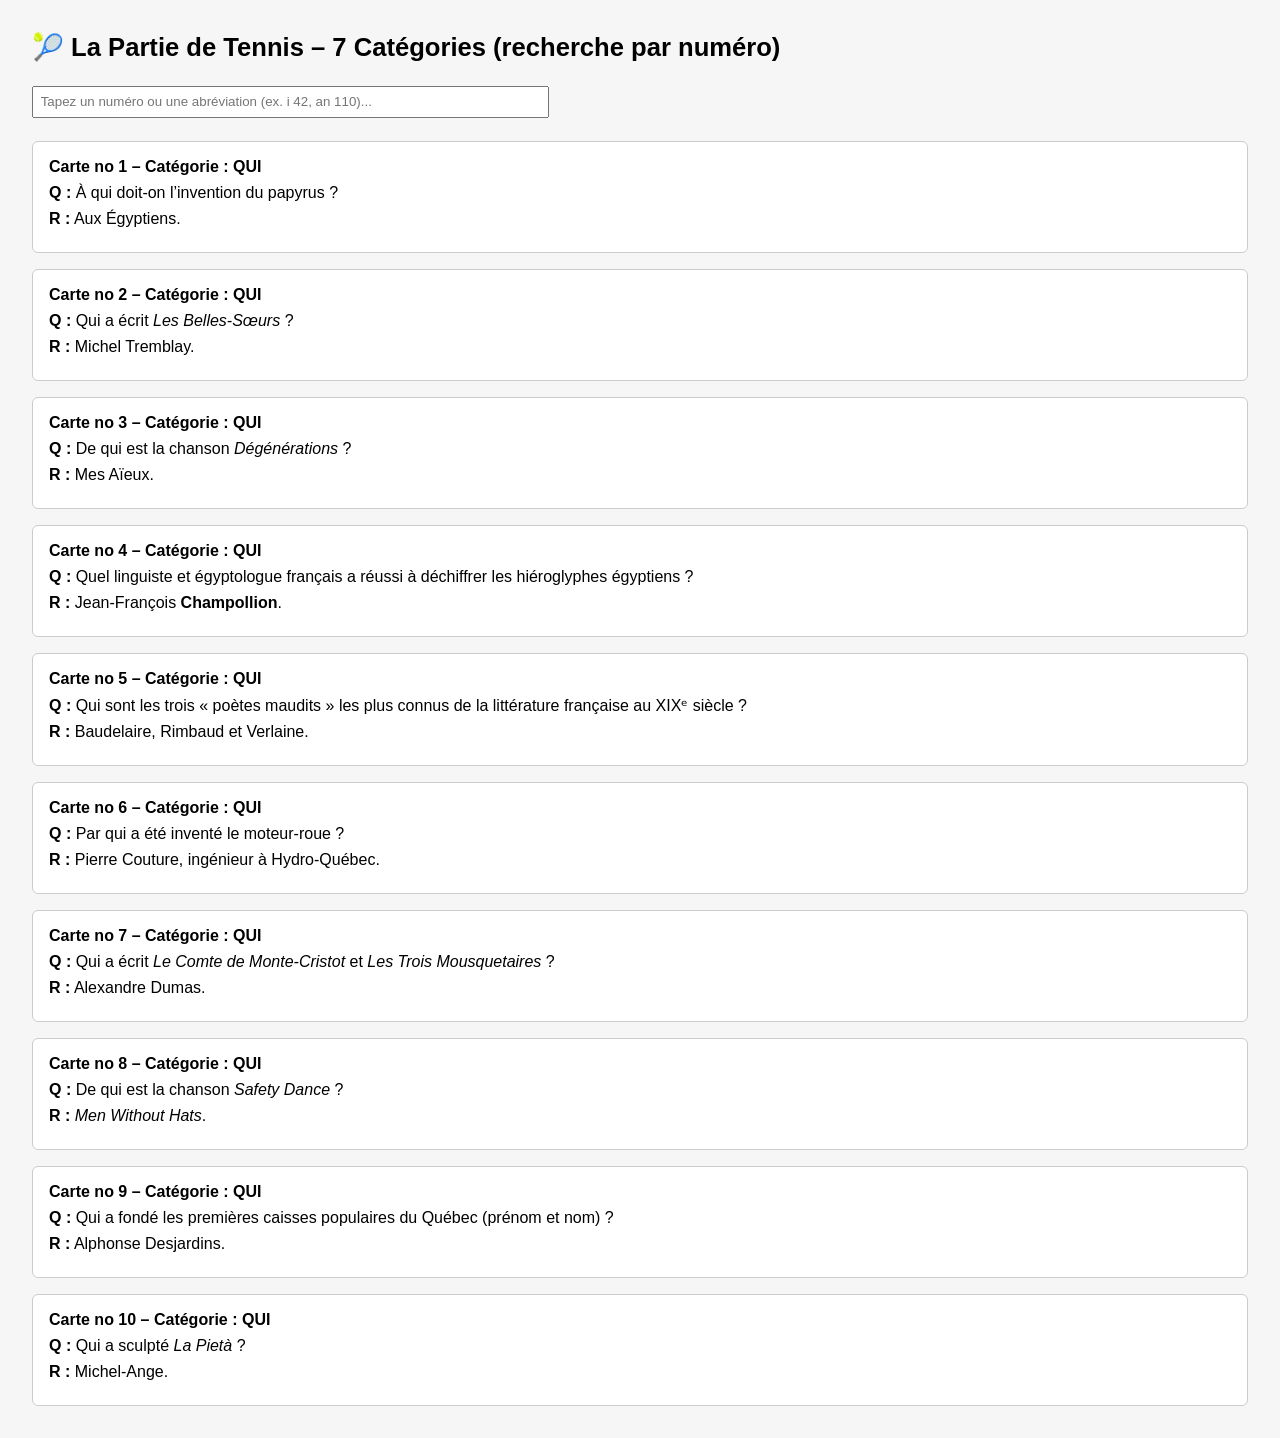
<file: index_old.html>
<!DOCTYPE html>
<html lang="fr">
<head>
  <meta charset="UTF-8">
  <title>La Partie de Tennis – 7 Catégories (par numéro)</title>
  <style>
    body { font-family: sans-serif; margin: 2em; background: #f6f6f6; }
    h1 { font-size: 1.6em; }
    input { padding: 0.5em; margin: 0.5em 0; width: 100%; max-width: 500px; }
    .fiche { background: white; border: 1px solid #ccc; padding: 1em; margin-top: 1em; border-radius: 6px; }
    .numero { font-weight: bold; }
    .question, .reponse { margin: 0.5em 0; }
  </style>
</head>
<body>
  <h1>🎾 La Partie de Tennis – 7 Catégories (recherche par numéro)</h1>

  <input type="text" id="searchInput" placeholder="Tapez un numéro ou une abréviation (ex. i 42, an 110)...">

  <div id="resultats"></div>

  <script>
    const fiches = [
  {
    "numero":1.0,
    "question":"À qui doit-on l’invention du papyrus ?",
    "reponse":"Aux Égyptiens.",
    "categorie":"qui"
  },
  {
    "numero":2.0,
    "question":"Qui a écrit *Les Belles-Sœurs* ?",
    "reponse":"Michel Tremblay.",
    "categorie":"qui"
  },
  {
    "numero":3.0,
    "question":"De qui est la chanson *Dégénérations* ?",
    "reponse":"Mes Aïeux.",
    "categorie":"qui"
  },
  {
    "numero":4.0,
    "question":"Quel linguiste et égyptologue français a réussi à déchiffrer les hiéroglyphes égyptiens ?",
    "reponse":"Jean-François **Champollion**.",
    "categorie":"qui"
  },
  {
    "numero":5.0,
    "question":"Qui sont les trois « poètes maudits » les plus connus de la littérature française au XIXᵉ siècle ?",
    "reponse":"Baudelaire, Rimbaud et Verlaine.",
    "categorie":"qui"
  },
  {
    "numero":6.0,
    "question":"Par qui a été inventé le moteur-roue ?",
    "reponse":"Pierre Couture, ingénieur à Hydro-Québec.",
    "categorie":"qui"
  },
  {
    "numero":7.0,
    "question":"Qui a écrit *Le Comte de Monte-Cristot* et *Les Trois Mousquetaires* ?",
    "reponse":"Alexandre Dumas.",
    "categorie":"qui"
  },
  {
    "numero":8.0,
    "question":"De qui est la chanson *Safety Dance* ?",
    "reponse":"*Men Without Hats*.",
    "categorie":"qui"
  },
  {
    "numero":9.0,
    "question":"Qui a fondé les premières caisses populaires du Québec (prénom et nom) ?",
    "reponse":"Alphonse Desjardins.",
    "categorie":"qui"
  },
  {
    "numero":10.0,
    "question":"Qui a sculpté *La Pietà* ?",
    "reponse":"Michel-Ange.",
    "categorie":"qui"
  },
  {
    "numero":11.0,
    "question":"Quel philosophe a partagé une grande partie de sa vie avec Simone de Beauvoir ?",
    "reponse":"Jean-Paul Sartre.",
    "categorie":"qui"
  },
  {
    "numero":12.0,
    "question":"Qui a composé quatre concertos connus sous le titre *Les Quatre Saisons *?",
    "reponse":"Antonio Vivaldi.",
    "categorie":"qui"
  },
  {
    "numero":13.0,
    "question":"Quel homme politique québécois a été surnommé « le père de l’étapisme » ?",
    "reponse":"Claude **Morin**.",
    "categorie":"qui"
  },
  {
    "numero":14.0,
    "question":"Qui a popularisé le *moon walk* ?",
    "reponse":"Michael Jackson.",
    "categorie":"qui"
  },
  {
    "numero":15.0,
    "question":"Qui a peint *Les Iris* et *Les tournesols* ?",
    "reponse":"Vincent **Van Gogh**.",
    "categorie":"qui"
  },
  {
    "numero":16.0,
    "question":"À quelle autrice doit-on la série des *Harry Potter* ?",
    "reponse":"J. K. Rowling.",
    "categorie":"qui"
  },
  {
    "numero":17.0,
    "question":"Quel auteur américain a écrit *Pour qui sonne le glas* et *Le vieil homme et la mer* ?",
    "reponse":"Ernest **Hemingway**.",
    "categorie":"qui"
  },
  {
    "numero":18.0,
    "question":"Qui a composé *Moi mes souliers, Le train du Nord, Pieds nus dans l’aube,* etc.?",
    "reponse":"Félix Leclerc.",
    "categorie":"qui"
  },
  {
    "numero":19.0,
    "question":"À qui doit-on la théorie du « complexe d’Œdipe » ?",
    "reponse":"Sigmund Freud.",
    "categorie":"qui"
  },
  {
    "numero":20.0,
    "question":"Qui a chanté dans l’espace *Space Oddity* de David Bowie ?",
    "reponse":"L’astronaute canadien Chris Hadfield.",
    "categorie":"qui"
  },
  {
    "numero":21.0,
    "question":"Qui a composé *Dark Side of the Moon* et *The Wall* ?",
    "reponse":"Pink Floyd.",
    "categorie":"qui"
  },
  {
    "numero":22.0,
    "question":"Qui ont donné leur nom aux deux grandes autoroutes du Québec ?",
    "reponse":"Jean Lesage (autoroute 20) et Félix Leclerc (autoroute 40).",
    "categorie":"qui"
  },
  {
    "numero":23.0,
    "question":"Quel chef du parti fasciste italien était surnommé le *duce* (prononcé *doutché*) ?",
    "reponse":"Benito **Mussolini**.",
    "categorie":"qui"
  },
  {
    "numero":24.0,
    "question":"Quel musicien allemand est souvent considéré comme le plus grand compositeur de tous les temps ?",
    "reponse":"Jean-Sébastien **Bach**.",
    "categorie":"qui"
  },
  {
    "numero":25.0,
    "question":"De qui est la chanson *Here comes the Rain Again* et *Sweet Dreams* ?",
    "reponse":"Eurythmics (Annie Lennox).",
    "categorie":"qui"
  },
  {
    "numero":26.0,
    "question":"Quel artiste s’est tranché l’oreille, en proie à la folie ?",
    "reponse":"Vincent van Gogh.",
    "categorie":"qui"
  },
  {
    "numero":27.0,
    "question":"Qui a laissé son nom à un télescope spatial ?",
    "reponse":"Edwin **Hubble**.",
    "categorie":"qui"
  },
  {
    "numero":28.0,
    "question":"Quel mathématicien, physicien, inventeur, philosophe et théologien français a écrit *Les Pensées* ?",
    "reponse":"Blaise **Pascal**.",
    "categorie":"qui"
  },
  {
    "numero":29.0,
    "question":"Qui a composé *La *9e Symphonie* ?",
    "reponse":"Ludwig van **Beethoven**.",
    "categorie":"qui"
  },
  {
    "numero":30.0,
    "question":"À qui doit-on la théorie de la relativité restreinte ?",
    "reponse":"Albert Einstein.",
    "categorie":"qui"
  },
  {
    "numero":31.0,
    "question":"Quel compositeur français a écrit la musique de *Les parapluies de Cherbourg, Les demoiselles de Rochefort* et *Les moulins de mon cœur* ?",
    "reponse":"Michel **Legrand**.",
    "categorie":"qui"
  },
  {
    "numero":32.0,
    "question":"Quel peintre, sculpteur et écrivain espagnol est considéré comme l’un des principaux représentants du surréalisme et des plus célèbres peintres du XXe s. ?",
    "reponse":"Salvador **Dalì**.",
    "categorie":"qui"
  },
  {
    "numero":33.0,
    "question":"De qui sont les œuvres suivantes : *Émile ou de l’**éducation, **Les Rêveries du promeneur solitaire* ?",
    "reponse":"Jean-Jacques **Rousseau**.",
    "categorie":"qui"
  },
  {
    "numero":34.0,
    "question":"Quelles chanteuses populaires sont considérées comme les plus belles voix du Québec ? (2)",
    "reponse":"Céline Dion, Ginette Reno et Diane Dufresne.",
    "categorie":"qui"
  },
  {
    "numero":35.0,
    "question":"Quel chanteur compositeur et pianiste français était surnommé « Monsieur 100 000 volts » en raison de sa fougue sur scène ?",
    "reponse":"Gilbert Bécaud.",
    "categorie":"qui"
  },
  {
    "numero":36.0,
    "question":"Qui sont Jean-François Pauzé, Marie-Annick Lépine et Jérôme Dupras ?",
    "reponse":"Les membres du groupe *Les cowboys fringants.*",
    "categorie":"qui"
  },
  {
    "numero":37.0,
    "question":"À qui doit-on les chansons *Dégénérations, La corrida de la Corriveau, Le déni de l’évidence* ?",
    "reponse":"Au groupe Mes Aïeux.",
    "categorie":"qui"
  },
  {
    "numero":38.0,
    "question":"Par qui a été composée la chanson *Le blues du businessman* ?",
    "reponse":"Luc **Plamondon** et Michel **Berger** (un ou l’autre).",
    "categorie":"qui"
  },
  {
    "numero":39.0,
    "question":"Qui a composé la chanson *Mon pays *?",
    "reponse":"Gilles Vigneault",
    "categorie":"qui"
  },
  {
    "numero":40.0,
    "question":"À qui doit-on la création du Cirque du Soleil ?",
    "reponse":"Guy Laliberté.",
    "categorie":"qui"
  },
  {
    "numero":41.0,
    "question":"De qui est le roman *Bonheur d'occasion* ?",
    "reponse":"Gabrielle Roy.",
    "categorie":"qui"
  },
  {
    "numero":42.0,
    "question":"Par qui a été fondé le journal *Le Devoir* ?",
    "reponse":"Henri Bourassa.",
    "categorie":"qui"
  },
  {
    "numero":43.0,
    "question":"Quel peintre est considéré comme le chantre de la vie quotidienne des gens de son Arthabaska natal ?",
    "reponse":"Marc-Aurèle de Foy **Suzor-Côté**.",
    "categorie":"qui"
  },
  {
    "numero":44.0,
    "question":"À qui doit-on la chanson *Lindberg* ?",
    "reponse":"Robert Charlebois.",
    "categorie":"qui"
  },
  {
    "numero":45.0,
    "question":"De quel auteur classique français sont les pièces de théâtre *Le Cid**, Œdipe** *et *La mort de Pompée* ?",
    "reponse":"Pierre **Corneille**.",
    "categorie":"qui"
  },
  {
    "numero":46.0,
    "question":"Qui sont les premiers chefs de file du mouvement souverainiste du Québec ? (3)",
    "reponse":"André d’Allemagne, Marcel Chaput, Pierre Bourgault, Andrée Ferretti, René Lévesque et Jacques Parizeau.",
    "categorie":"qui"
  },
  {
    "numero":47.0,
    "question":"Qui était Mary Travers ?",
    "reponse":"Mary Travers, dite **La Bolduc**, est considérée comme la première auteure-compositrice-interprète du Québec.",
    "categorie":"qui"
  },
  {
    "numero":48.0,
    "question":"À qui doit-on les albums *Inoxydable *et *Dangereuse attraction *?",
    "reponse":"Marie-Mai.",
    "categorie":"qui"
  },
  {
    "numero":49.0,
    "question":"Quelle grande écrivaine et poétesse québécoise a écrit *Les Fous de Bassan, Les chambres de bois* et * Kamouraska* ?",
    "reponse":"Anne Hébert.",
    "categorie":"qui"
  },
  {
    "numero":50.0,
    "question":"Par qui a été composée la musique du film *C.R.A.Z.Y ?*",
    "reponse":"Pierre Lapointe.",
    "categorie":"qui"
  },
  {
    "numero":51.0,
    "question":"Qui était le chef des Patriotes de 1838 ?",
    "reponse":"Louis-Joseph Papineau",
    "categorie":"qui"
  },
  {
    "numero":52.0,
    "question":"À quel groupe doit-on la chanson *23 décembre* ?",
    "reponse":"Beau Dommage.",
    "categorie":"qui"
  },
  {
    "numero":53.0,
    "question":"De qui est le roman *Salut Galarneau !* ?",
    "reponse":"Jacques **Godbout**.",
    "categorie":"qui"
  },
  {
    "numero":54.0,
    "question":"Par qui a été fondé le groupe Les Cowboys Fringants ?",
    "reponse":"Jean-François Pauzé.",
    "categorie":"qui"
  },
  {
    "numero":55.0,
    "question":"Qui a écrit *La Sagouine* ?",
    "reponse":"Antonine Maillet.",
    "categorie":"qui"
  },
  {
    "numero":56.0,
    "question":"De qui est la chanson *Sèche tes pleurs* ?",
    "reponse":"Daniel Bélanger.",
    "categorie":"qui"
  },
  {
    "numero":57.0,
    "question":"Par qui a été fondé le groupe *Harmonium* ?",
    "reponse":"Serge Fiori.",
    "categorie":"qui"
  },
  {
    "numero":58.0,
    "question":"Qui a peint *Hommage à Rosa Luxembourg* ?",
    "reponse":"Jean Paul Riopelle.",
    "categorie":"qui"
  },
  {
    "numero":59.0,
    "question":"À qui doit-on la chanson *La danse à St-Dilon* ?",
    "reponse":"Gilles Vigneault.",
    "categorie":"qui"
  },
  {
    "numero":60.0,
    "question":"De qui est le roman *La Guerre, Yes Sir!* et le célèbre conte *Le chandail de hockey*?",
    "reponse":"Roch Carrier.",
    "categorie":"qui"
  },
  {
    "numero":61.0,
    "question":"Par qui a été fondé le *Festival Juste pour rire* ?",
    "reponse":"Gilbert Rozon.",
    "categorie":"qui"
  },
  {
    "numero":62.0,
    "question":"Qui étaient les principaux membres de la cellule Chénier du FLQ qui ont assassiné le ministre Pierre Laporte ? (1)",
    "reponse":"Paul Rose, Jacques Rose, Francis Simard et Bernard Lortie.",
    "categorie":"qui"
  },
  {
    "numero":63.0,
    "question":"Qui a écrit *Les Filles de Caleb* ?",
    "reponse":"Arlette Cousture.",
    "categorie":"qui"
  },
  {
    "numero":64.0,
    "question":"À qui doit-on la création du groupe *La Bottine Souriante* ?",
    "reponse":"Yves Lambert.",
    "categorie":"qui"
  },
  {
    "numero":65.0,
    "question":"De qui sont les albums *Aquanaute, Le cœur dans la tête* et *Tous les sens* ?",
    "reponse":"Ariane Moffatt.",
    "categorie":"qui"
  },
  {
    "numero":66.0,
    "question":"Qui a pour pseudonyme *Cœur de pirate* ?",
    "reponse":"Béatrice Martin.",
    "categorie":"qui"
  },
  {
    "numero":67.0,
    "question":"Qui étaient les deux comédiennes de la série Moi et l’autre ?",
    "reponse":"Dominique Michel et Denise Filiatrault.",
    "categorie":"qui"
  },
  {
    "numero":68.0,
    "question":"Qui a peint *Québec, Vue de l’Île d’Orléans, Filets de pêche à Port-au-Persil, Les Ursulines* et *Saint-Adèle en hiver* ?",
    "reponse":"Jean-Paul Lemieux.",
    "categorie":"qui"
  },
  {
    "numero":69.0,
    "question":"À qui doit-on les albums *Sur mon canapé, Motel Capri* et *La grand-messe* ?",
    "reponse":"Les Cowboys Fringants.",
    "categorie":"qui"
  },
  {
    "numero":70.0,
    "question":"Qui est le premier auteur-compositeur québécois francophone masculin à avoir vendu plus d’un million de disques au Québec ?",
    "reponse":"Éric Lapointe.",
    "categorie":"qui"
  },
  {
    "numero":71.0,
    "question":"De qui sont les romans *L'énigme du retour, l’odeur du café *et *Pays sans chapeau* ?",
    "reponse":"Dany Laferrière.",
    "categorie":"qui"
  },
  {
    "numero":72.0,
    "question":"Qui a illustré et réalisé les films d’animation *Crac!* et *L’homme qui plantait des arbres*, qui lui ont valu deux Oscar ?",
    "reponse":"Frédéric Back.",
    "categorie":"qui"
  },
  {
    "numero":73.0,
    "question":"Quel groupe de pop punk montréalais jouit d’une renommée internationale avec des concerts à Paris, Rio de Janeiro et Tel Aviv ?",
    "reponse":"*Simple Plan*.",
    "categorie":"qui"
  },
  {
    "numero":74.0,
    "question":"Qui est la scénariste ou productrice des séries *Les Bougon, 30 Vies, Unité 9, Fortier, Stat,* etc. ?",
    "reponse":"Fabienne Larouche.",
    "categorie":"qui"
  },
  {
    "numero":75.0,
    "question":"Qui a fait des tournées québécoises avec *Aimer les montres, Marée haute* et *À mains nues* ?",
    "reponse":"Émile Proulx-Cloutier.",
    "categorie":"qui"
  },
  {
    "numero":76.0,
    "question":"Qui était Simon Bolívar ?",
    "reponse":"Un **général et homme d’État** vénézuélien qui a fortement contribué à **l’indépendance des pays de l’Amérique du Sud**.",
    "categorie":"qui"
  },
  {
    "numero":77.0,
    "question":"À qui doit-on les albums *Le treizième étage, Les grandes artères* et *Le ciel est au plancher* ?",
    "reponse":"Louis-Jean Cormier.",
    "categorie":"qui"
  },
  {
    "numero":78.0,
    "question":"Quelle journaliste et animatrice de télévision née en Haïti est devenue la troisième femme gouverneure générale du Canada ?",
    "reponse":"Michaëlle Jean.",
    "categorie":"qui"
  },
  {
    "numero":79.0,
    "question":"Qui était le leader et principal chanteur du groupe *Les Colocs* ?",
    "reponse":"André « Dédé » Fortin.",
    "categorie":"qui"
  },
  {
    "numero":80.0,
    "question":"Quel peintre montréalais internationalement reconnu a installé son atelier à Brooklyn et composé plusieurs romans, poèmes, films, etc. ?",
    "reponse":"Marc **Séguin**.",
    "categorie":"qui"
  },
  {
    "numero":81.0,
    "question":"Qui est à l’origine du Festival de la poésie de Trois-Rivières ?",
    "reponse":"Gaston Bellemare.",
    "categorie":"qui"
  },
  {
    "numero":82.0,
    "question":"Quel sculpteur québécois est connu pour ses œuvres monumentales, dont la très controversée *L’arbre de la rue Durocher* ?",
    "reponse":"Armand **Vaillancourt**.",
    "categorie":"qui"
  },
  {
    "numero":83.0,
    "question":"De qui sont les albums *Passive agressive* et *Phoenix* ?",
    "reponse":"Charlotte Cardin.",
    "categorie":"qui"
  },
  {
    "numero":84.0,
    "question":"Qui est l’auteur de la chanson *Sunglasses at night* ?",
    "reponse":"Corey Hart.",
    "categorie":"qui"
  },
  {
    "numero":85.0,
    "question":"Qui a fondé la maison d’édition de poésie *Écrits des Forges* et a donné son nom à la principale bibliothèque de Trois-Rivières ?",
    "reponse":"Gatien Lapointe.",
    "categorie":"qui"
  },
  {
    "numero":86.0,
    "question":"À qui doit-on les chansons *La mauvaise réputation, Le gorille* et *Les copains d’abord* ?",
    "reponse":"Georges Brassens.",
    "categorie":"qui"
  },
  {
    "numero":87.0,
    "question":"Qui a composé les albums *Grand champion international de course, *Dans mon corps* et *J’aime ta grand-mère* ?",
    "reponse":"Les Trois Accords.",
    "categorie":"qui"
  },
  {
    "numero":88.0,
    "question":"Quel rappeur québécois a publié un premier album intitulé *Les racines dans le béton *?",
    "reponse":"Koriass.",
    "categorie":"qui"
  },
  {
    "numero":89.0,
    "question":"Quelle femme peintre née à Louiseville a été membre des automatistes avec Paul-Émile Borduas ?",
    "reponse":"Marcelle **Ferron**.",
    "categorie":"qui"
  },
  {
    "numero":90.0,
    "question":"Quel auteur-compositeur a écrit, entre autres, *Tu m’aimes-tu?, Elsie* et *Jenny* ?",
    "reponse":"Richard Desjardins.",
    "categorie":"qui"
  },
  {
    "numero":91.0,
    "question":"Quels grands pianistes de jazz sont nés à Montréal ? (1)",
    "reponse":"Oscar Peterson et Oliver Jones.",
    "categorie":"qui"
  },
  {
    "numero":92.0,
    "question":"De qui sont les pièces *Albertine, en cinq temps* et *Les belles-sœurs* ?",
    "reponse":"Michel Tremblay.",
    "categorie":"qui"
  },
  {
    "numero":93.0,
    "question":"De qui sont les chansons *Suzanne* et *Hallelujah* ?",
    "reponse":"Leonard Cohen.",
    "categorie":"qui"
  },
  {
    "numero":94.0,
    "question":"Quelle popstar américaine a un impact si considérable qu’elle a été la première artiste nommée « personnalité de l’année » par le *Time* en 2023 ?",
    "reponse":"Taylor Swift.",
    "categorie":"qui"
  },
  {
    "numero":95.0,
    "question":"De qui est la chanson *Le Tour de l'île* ?",
    "reponse":"Félix Leclerc.",
    "categorie":"qui"
  },
  {
    "numero":96.0,
    "question":"Qui a composé *Câline de blues *et l’album *Les rendez-vous doux* ?",
    "reponse":"Gerry Boulet.",
    "categorie":"qui"
  },
  {
    "numero":97.0,
    "question":"Quelle chanteuse est devenue l’une des plus grandes stars grâce à des chansons comme *Like a Virgin, La isla bonita, Like a Prayer*, etc. ?",
    "reponse":"Madonna.",
    "categorie":"qui"
  },
  {
    "numero":98.0,
    "question":"Qui est considéré comme le père des monologuistes québécois ?",
    "reponse":"Yvon Deschamps.",
    "categorie":"qui"
  },
  {
    "numero":99.0,
    "question":"Quel acteur et humoriste a donné son nom à un parc de Montréal et à un gala annuel ?",
    "reponse":"Olivier Guimond.",
    "categorie":"qui"
  },
  {
    "numero":100.0,
    "question":"Qui a écrit *Othello* et *Macbeth* ?",
    "reponse":"William Shakespeare.",
    "categorie":"qui"
  },
  {
    "numero":101.0,
    "question":"À qui doit-on les chansons *J’lâche pas, Illégal, Celle qui va*, etc. ?",
    "reponse":"Marjo.",
    "categorie":"qui"
  },
  {
    "numero":102.0,
    "question":"Quels compositeurs ont écrit la plupart des chansons des Beatles ? (2)",
    "reponse":"John Lennon et Paul McCartney.",
    "categorie":"qui"
  },
  {
    "numero":103.0,
    "question":"Par qui a été fondé Apple ?",
    "reponse":"Steve Jobs.",
    "categorie":"qui"
  },
  {
    "numero":104.0,
    "question":"Qui sont les femmes de la Nouvelle-France reconnues comme saintes par la Vatican ? (2)",
    "reponse":"Marie de l’Incarnation, Kateri Tekakwitha, Marguerite Bourgeoys et Marguerite d’Youville.",
    "categorie":"qui"
  },
  {
    "numero":105.0,
    "question":"Qui a créé le concept de *Big Brother* ?",
    "reponse":"Georges **Orwell**.",
    "categorie":"qui"
  },
  {
    "numero":106.0,
    "question":"De qui est le roman *Le meilleur des mondes* ?",
    "reponse":"Aldous **Huxley**.",
    "categorie":"qui"
  },
  {
    "numero":107.0,
    "question":"Par qui a été inventé le téléphone ?",
    "reponse":"Alexander Graham **Bell**.",
    "categorie":"qui"
  },
  {
    "numero":108.0,
    "question":"Qui a composé *La petite musique de nuit, Les noces de Figaro, Cosi fan tutte*, etc. ?",
    "reponse":"Wolfgang Amadeus **Mozart**.",
    "categorie":"qui"
  },
  {
    "numero":109.0,
    "question":"À qui doit-on la théorie de l'évolution ?",
    "reponse":"Charles **Darwin**.",
    "categorie":"qui"
  },
  {
    "numero":110.0,
    "question":"De quel groupe est la chanson *Bohemian Rhapsody* ?",
    "reponse":"Queen.",
    "categorie":"qui"
  },
  {
    "numero":111.0,
    "question":"Par qui a été fondé Microsoft ?",
    "reponse":"Bill Gates.",
    "categorie":"qui"
  },
  {
    "numero":112.0,
    "question":"Qui a peint *La Joconde* ?",
    "reponse":"Léonard de Vinci.",
    "categorie":"qui"
  },
  {
    "numero":113.0,
    "question":"À qui doit-on la découverte de la pénicilline ?",
    "reponse":"Alexander **Fleming**.",
    "categorie":"qui"
  },
  {
    "numero":114.0,
    "question":"De qui est l’œuvre poético-philosophique *Le Petit Prince* ?",
    "reponse":"Antoine de **Saint-Exupéry**.",
    "categorie":"qui"
  },
  {
    "numero":115.0,
    "question":"Par qui a été inventé l'avion ?",
    "reponse":"Les frères Wright.",
    "categorie":"qui"
  },
  {
    "numero":116.0,
    "question":"À quel compositeur français doit-on l’opéra *Carmen* ?",
    "reponse":"Georges **Bizet**.",
    "categorie":"qui"
  },
  {
    "numero":117.0,
    "question":"À qui doit-on la théorie de la gravité ?",
    "reponse":"Isaac **Newton**.",
    "categorie":"qui"
  },
  {
    "numero":118.0,
    "question":"De qui est la chanson *Billie Jean* ?",
    "reponse":"Michael Jackson.",
    "categorie":"qui"
  },
  {
    "numero":119.0,
    "question":"Par qui a été fondé Amazon ?",
    "reponse":"Jeff Bezos.",
    "categorie":"qui"
  },
  {
    "numero":120.0,
    "question":"À quel compositeur américain doit-on *Summertime, An American in Paris* et *Porgy and Bess* ?",
    "reponse":"George **Gerswin**.",
    "categorie":"qui"
  },
  {
    "numero":121.0,
    "question":"De qui est le roman *Le Seigneur des Anneaux* ?",
    "reponse":"J.R.R. **Tolkien**.",
    "categorie":"qui"
  },
  {
    "numero":122.0,
    "question":"Par qui a été inventée l'imprimerie ?",
    "reponse":"Johannes **Gutenberg**.",
    "categorie":"qui"
  },
  {
    "numero":123.0,
    "question":"Quel compositeur romantique autrichien du XIXᵉ s. est reconnu pour la beauté et la perfection de ses *lieder*, dont notamment *Le voyage d’hiver* (*Winterreise*) ?",
    "reponse":"Franz **Schubert**.",
    "categorie":"qui"
  },
  {
    "numero":124.0,
    "question":"Qui était le chef du réseau terroriste *Al-Qaïda* et le cerveau des attentats du 11 septembre 2001 ?",
    "reponse":"Oussama **ben Laden**.",
    "categorie":"qui"
  },
  {
    "numero":125.0,
    "question":"De qui est la chanson *Like a Rolling Stone*, élue comme la plus grande chanson de tous les temps par le magazine *Rolling Stone* ?",
    "reponse":"Bob Dylan.",
    "categorie":"qui"
  },
  {
    "numero":126.0,
    "question":"Qui a peint *Le Cri* ?",
    "reponse":"Edvard **Munch**.",
    "categorie":"qui"
  },
  {
    "numero":127.0,
    "question":"Qui figurent au nombre des grands explorateurs ? (3)",
    "reponse":"Bartolomeu Dias, Christophe Colomb, Vasco de Gama, Jean Cabot, Fernand de Magellan et Jacques Cartier.",
    "categorie":"qui"
  },
  {
    "numero":128.0,
    "question":"Qui étaient les trois artistes qui ont chanté au fameux spectacle *J’ai vu le loup, le renard, le lion* ?",
    "reponse":"Félix Leclerc, Gilles Vigneault et Robert Charlebois.",
    "categorie":"qui"
  },
  {
    "numero":129.0,
    "question":"Qui est Marie Chouinard ?",
    "reponse":"Une danseuse, chorégraphe et artiste multidisciplinaire québécoise reconnue partout dans le monde.",
    "categorie":"qui"
  },
  {
    "numero":130.0,
    "question":"Quel athlète masculin a remporté cinq médailles olympiques en patinage de vitesse sur piste courte et est membre du temple de la renommée olympique du Canada ?",
    "reponse":"Marc Gagnon.",
    "categorie":"qui"
  },
  {
    "numero":131.0,
    "question":"À qui doit-on la théorie des trous noirs ?",
    "reponse":"Stephen **Hawking**.",
    "categorie":"qui"
  },
  {
    "numero":132.0,
    "question":"De quel musicien rock américain iconoclaste, a-t-on pu dire : « Il fut au rock ce que Myles Davis fut au jazz » ?",
    "reponse":"Frank **Zappa **(versé dans le classique aussi bien que le rock, le jazz et la musique contemporaine).",
    "categorie":"qui"
  },
  {
    "numero":133.0,
    "question":"De qui sont les romans *Les Misérables* et *Notre-Dame de Paris* ?",
    "reponse":"Victor Hugo.",
    "categorie":"qui"
  },
  {
    "numero":134.0,
    "question":"Quel grand jazzman américain a vu trois de ses albums classés parmi les 500 plus grands albums de tous les temps ?",
    "reponse":"Miles Davis.",
    "categorie":"qui"
  },
  {
    "numero":135.0,
    "question":"À quel compositeur italien doit-on *La Traviata* ?",
    "reponse":"Giuseppe **Verdi**.",
    "categorie":"qui"
  },
  {
    "numero":136.0,
    "question":"De qui sont les chansons *Strawberry Fields Forever* et *Let It Be* ?",
    "reponse":"Les Beatles.",
    "categorie":"qui"
  },
  {
    "numero":137.0,
    "question":"Qui a été la première chanteuse québécoise à se produire au Stade olympique de Montréal devant 55 000 personnes ?",
    "reponse":"Diane Dufresne.",
    "categorie":"qui"
  },
  {
    "numero":138.0,
    "question":"Qui a sculpté *Le Penseur* ?",
    "reponse":"Auguste **Rodin**.",
    "categorie":"qui"
  },
  {
    "numero":139.0,
    "question":"De quel auteur russe sont *Crime et Châtiment *et *Les frères Karamazov* ?",
    "reponse":"Fiodor **Dostoïevski**.",
    "categorie":"qui"
  },
  {
    "numero":140.0,
    "question":"Par qui a été inventé la radio ?",
    "reponse":"Guglielmo **Marconi**.",
    "categorie":"qui"
  },
  {
    "numero":141.0,
    "question":"À qui doit-on la théorie de la mécanique quantique ?",
    "reponse":"Max Planck.",
    "categorie":"qui"
  },
  {
    "numero":142.0,
    "question":"De qui est la chanson *Hallelujah* ?",
    "reponse":"Leonard Cohen.",
    "categorie":"qui"
  },
  {
    "numero":143.0,
    "question":"Qui a peint *La Naissance de Vénus* ?",
    "reponse":"Sandro **Botticelli**.",
    "categorie":"qui"
  },
  {
    "numero":144.0,
    "question":"Quel endocrinologue a introduit la notion de « stress » en médecine ?",
    "reponse":"Le Dr Hans **Selye**.",
    "categorie":"qui"
  },
  {
    "numero":145.0,
    "question":"Qui a créé la série télévisée *Discussions avec mes parents* ?",
    "reponse":"François Morency.",
    "categorie":"qui"
  },
  {
    "numero":146.0,
    "question":"Quel compositeur allemand et chef d’orchestre a composé de célèbres opéras comme *L’anneau du Nibelung, Le vaisseau fantôme* et *Tristan et Isolde* ?",
    "reponse":"Richard **Wagner**.",
    "categorie":"qui"
  },
  {
    "numero":147.0,
    "question":"De qui sont les albums *Mothers of Invention, Joe’s Garage* et *The Grand Wazoo* ?",
    "reponse":"Frank **Zappa**.",
    "categorie":"qui"
  },
  {
    "numero":148.0,
    "question":"Qui sont Steffi Graff et Andre Agassi ?",
    "reponse":"Deux **stars du tennis** qui forment un couple dans la vie.",
    "categorie":"qui"
  },
  {
    "numero":149.0,
    "question":"Qui a mis en musique et chanté les poèmes de Baudelaire, Verlaine et Apollinaire ?",
    "reponse":"Léo Ferré.",
    "categorie":"qui"
  },
  {
    "numero":150.0,
    "question":"Quel musicien classique a été surnommé le Mozart québécois ?",
    "reponse":"André Mathieu.",
    "categorie":"qui"
  },
  {
    "numero":151.0,
    "question":"De qui est le roman *Le Vieil Homme et la Mer* ?",
    "reponse":"Ernest **Hemingway**.",
    "categorie":"qui"
  },
  {
    "numero":152.0,
    "question":"Quel compositeur français a créé le célèbre *Boléro* ?",
    "reponse":"Maurice **Ravel**.",
    "categorie":"qui"
  },
  {
    "numero":153.0,
    "question":"Qui comptent parmi les grands compositeurs de musique classique française ? (2)",
    "reponse":"Debussy, Ravel, Saint-Saëns, Satie et Fauré.",
    "categorie":"qui"
  },
  {
    "numero":154.0,
    "question":"Quelle auteure-compositrice-interprète britannique a remporté un *Golden Globe* et un Oscar pour son interprétation de la chanson du film *Skyfall* ?",
    "reponse":"Adele.",
    "categorie":"qui"
  },
  {
    "numero":155.0,
    "question":"Quel poète a écrit sur les murs du Grand Théâtre de Québec « Vous êtes pas écœurés de mourir bande de caves! C’est assez! » ?",
    "reponse":"Claude **Péloquin**.",
    "categorie":"qui"
  },
  {
    "numero":156.0,
    "question":"Qui est le principal héros de *L'Odyssée* d’Homère ?",
    "reponse":"Ulysse.",
    "categorie":"qui"
  },
  {
    "numero":157.0,
    "question":"Qui est le premier homme ayant des origines africaines à accéder à la présidence des États-Unis ?",
    "reponse":"Barack **Obama**.",
    "categorie":"qui"
  },
  {
    "numero":158.0,
    "question":"Quel grand réalisateur américain du XXᵉ s. est reconnu pour ses films de suspense comme *Psychose* et *Les Oiseaux* ?",
    "reponse":"Alfred **Hitchcock**.",
    "categorie":"qui"
  },
  {
    "numero":159.0,
    "question":"Qui est la première femme à devenir Première ministre du Québec ?",
    "reponse":"Pauline Marois.",
    "categorie":"qui"
  },
  {
    "numero":160.0,
    "question":"Qui est Elvis Stojko ?",
    "reponse":"Un **patineur artistique canadien** (trois fois champion du monde et double médaillé d’argent aux Jeux Olympiques de Lillehammer et de Nagano).",
    "categorie":"qui"
  },
  {
    "numero":161.0,
    "question":"Quel chanteur du Nouveau-Brunswick a composé la chanson *Hélène* ?",
    "reponse":"Roch Voisine.",
    "categorie":"qui"
  },
  {
    "numero":162.0,
    "question":"Quel romancier et philosophe français du XVIIIᵉ s. a donné son nom à des pratiques sexuelles jugées scandaleuses à son époque ?",
    "reponse":"Le Marquis de **Sade**.",
    "categorie":"qui"
  },
  {
    "numero":163.0,
    "question":"Qui a peint *La Femme à la guitare, Les demoiselles d’Avignon* et *Guernica* ?",
    "reponse":"Pablo **Picasso**.",
    "categorie":"qui"
  },
  {
    "numero":164.0,
    "question":"Quelle actrice française des années 1950-1970 est devenue un sex-symbol international ?",
    "reponse":"Brigitte Bardot.",
    "categorie":"qui"
  },
  {
    "numero":165.0,
    "question":"Qui est Edgar Allan Poe ?",
    "reponse":"Un auteur américain considéré comme l’inventeur du **roman policier **et dont les récits préfigurent les genres de la science-fiction et du fantastique.",
    "categorie":"qui"
  },
  {
    "numero":166.0,
    "question":"À qui doit-on la théorie de la sélection naturelle ?",
    "reponse":"Charles **Darwin**.",
    "categorie":"qui"
  },
  {
    "numero":167.0,
    "question":"Quel premier ministre du Canada a remporté le Prix Nobel de la paix en 1957 ?",
    "reponse":"Lester B. **Pearson**.",
    "categorie":"qui"
  },
  {
    "numero":168.0,
    "question":"Par qui a été inventé Internet ?",
    "reponse":"Tim Berners-Lee.",
    "categorie":"qui"
  },
  {
    "numero":169.0,
    "question":"Quel artiste multidisciplinaire canadien anglais a été désigné en 2011 « célébrité la plus puissante au monde » dans le top 100 de Forbes ?",
    "reponse":"Justin Bieber.",
    "categorie":"qui"
  },
  {
    "numero":170.0,
    "question":"Quel grand conquérant s’est vu attribuer le titre honorifique de *Libertador* en Amérique du Sud ?",
    "reponse":"Simon Bolivar.",
    "categorie":"qui"
  },
  {
    "numero":171.0,
    "question":"Quel sprinteur américain a remporté l’or aux Jeux olympiques de Berlin de 1936 ainsi que trois autres médailles d’or ?",
    "reponse":"Jesse Owens.",
    "categorie":"qui"
  },
  {
    "numero":172.0,
    "question":"Quel sprinteur américain a remporté neuf médailles d’or olympiques et huit aux championnats du monde d’athlétisme ?",
    "reponse":"Carl Lewis.",
    "categorie":"qui"
  },
  {
    "numero":173.0,
    "question":"Quel sprinter canadien, champion du monde en 1995, a gagné l’or aux Jeux olympiques d’Atlanta en1996 ?",
    "reponse":"Donovan Bailey.",
    "categorie":"qui"
  },
  {
    "numero":174.0,
    "question":"Quel athlète canadien a remporté trois médailles aux Jeux de Rio : une d’argent au 200 m et deux de bronze : au 100 m et au relais 4 x 100 m ?",
    "reponse":"André **De Grasse**.",
    "categorie":"qui"
  },
  {
    "numero":175.0,
    "question":"Quel athlète jamaïcain est le premier à détenir simultanément les records du monde du 100 m, 150 m, 200 m et 4 x 100 m ?",
    "reponse":"Usain Bolt.",
    "categorie":"qui"
  },
  {
    "numero":176.0,
    "question":"Quelle nageuse canadienne a remporté trois médailles d’or et une médaille d’argent dans sa discipline en 2024 ?",
    "reponse":"Summer McIntosh.",
    "categorie":"qui"
  },
  {
    "numero":177.0,
    "question":"Quel athlète québécois a été vice-champion du monde au 100 m et plusieurs fois médaillé d’or au 4 x 100 m ?",
    "reponse":"Bruny Surin",
    "categorie":"qui"
  },
  {
    "numero":178.0,
    "question":"Quelle patineuse artistique a remporté le bronze aux Jeux de Vancouver de 2010 ?",
    "reponse":"Joannie Rochette.",
    "categorie":"qui"
  },
  {
    "numero":179.0,
    "question":"Quel est le couple de danse sur glace canadien le plus médaillé de tous les temps ?",
    "reponse":"Tessa **Virtue** et Scott **Moir**.",
    "categorie":"qui"
  },
  {
    "numero":180.0,
    "question":"Qui fut la vedette des Olympiques de Montréal en 1976 ?",
    "reponse":"Nadia Comaneci.",
    "categorie":"qui"
  },
  {
    "numero":181.0,
    "question":"Quel peintre québécois a eu droit à des obsèques nationales ?",
    "reponse":"Jean Paul Riopelle.",
    "categorie":"qui"
  },
  {
    "numero":182.0,
    "question":"Quel artiste a peint la fresque de la Chapelle Sixtine ?",
    "reponse":"Michel-Ange.",
    "categorie":"qui"
  },
  {
    "numero":183.0,
    "question":"Qui était Machiavel ?",
    "reponse":"Un humaniste italien, **théoricien de la politique**, auteur de *Le Prince* où il explique comment un homme ambitieux peut s’élever au pouvoir.",
    "categorie":"qui"
  },
  {
    "numero":184.0,
    "question":"Quel auteur-compositeur-interprète belge a vendu plus de 25 millions de disques ?",
    "reponse":"Jacques Brel",
    "categorie":"qui"
  },
  {
    "numero":185.0,
    "question":"Qui a élaboré la première classification périodique des éléments ?",
    "reponse":"Mendeleïev.",
    "categorie":"qui"
  },
  {
    "numero":186.0,
    "question":"Qui est généralement considéré comme le premier roi de France ?",
    "reponse":"Clovis 1er.",
    "categorie":"qui"
  },
  {
    "numero":187.0,
    "question":"Qui était le chef de la Révolution russe de 1917 ?",
    "reponse":"Lénine.",
    "categorie":"qui"
  },
  {
    "numero":188.0,
    "question":"Quel philosophe est associé au concept de « volonté de puissance » ?",
    "reponse":"Frédéric **Nietzsche**.",
    "categorie":"qui"
  },
  {
    "numero":189.0,
    "question":"Qui a été le premier astronaute canadien à prendre part à trois vols spatiaux dirigés par la NASA ?",
    "reponse":"Marc Garneau.",
    "categorie":"qui"
  },
  {
    "numero":190.0,
    "question":"Quel auteur de Trois-Pistoles est considéré comme l’un des géants de la littérature québécoise tant pour la quantité phénoménale et l’originalité de ses essais, romans, œuvres pour le théâtre, le cinéma et la télévision ?",
    "reponse":"Victor-Lévy Beaulieu.",
    "categorie":"qui"
  },
  {
    "numero":191.0,
    "question":"Qui est l’auteur de *À la recherche du temps perdu* ?",
    "reponse":"Marcel Proust.",
    "categorie":"qui"
  },
  {
    "numero":192.0,
    "question":"Qui est la figure centrale de l’exécutif de la nation russe depuis 1999 ?",
    "reponse":"Vladimir Vladimirovitch **Poutine**.",
    "categorie":"qui"
  },
  {
    "numero":193.0,
    "question":"Qui a réalisé le film *Le parrain* ?",
    "reponse":"Francis Ford **Coppola**.",
    "categorie":"qui"
  },
  {
    "numero":194.0,
    "question":"Qui a fondé la ville de St-Pétersbourg ?",
    "reponse":"Pierre Le Grand.",
    "categorie":"qui"
  },
  {
    "numero":195.0,
    "question":"Qui a mis en place la politique de la Terreur en 1793 en France ?",
    "reponse":"Robespierre.",
    "categorie":"qui"
  },
  {
    "numero":196.0,
    "question":"Qui était Shéhérazade ?",
    "reponse":"Un personnage de fiction des Mille et une nuits. (Elle racontait une histoire palpitante à son époux chaque nuit pour éviter d’être tuée à l’aube.)",
    "categorie":"qui"
  },
  {
    "numero":197.0,
    "question":"Qui fut Mahomet ?",
    "reponse":"Un **chef religieux**, politique et militaire arabe, **fondateur de l’islam**, dont il est considéré comme le prophète majeur.",
    "categorie":"qui"
  },
  {
    "numero":198.0,
    "question":"Qui sont les fondateurs de la ville de Rome ?",
    "reponse":"Remus et Romulus.",
    "categorie":"qui"
  },
  {
    "numero":199.0,
    "question":"Qui a écrit *Don Quichotte* ?",
    "reponse":"Miguel de **Cervantes**.",
    "categorie":"qui"
  },
  {
    "numero":200.0,
    "question":"Quel auteur québécois a écrit *L’Avalée des avalés* ?",
    "reponse":"Réjean **Ducharme**",
    "categorie":"qui"
  },
  {
    "numero":1.0,
    "question":"Quelle est la signification du sigle international « OMS » ?",
    "reponse":"Organisation mondiale de la santé.",
    "categorie":"quoi"
  },
  {
    "numero":2.0,
    "question":"Quelle est la signification du sigle international « FMI » ?",
    "reponse":"Fonds monétaire international.",
    "categorie":"quoi"
  },
  {
    "numero":3.0,
    "question":"Quels sont les cinq pays membres permanents du Conseil de sécurité de l’ONU ?",
    "reponse":"Les États-Unis, la Chine, la France, le Royaume-Uni et la Russie.",
    "categorie":"quoi"
  },
  {
    "numero":4.0,
    "question":"Quelles étaient les sept merveilles de **l’Antiquité** ? (3)",
    "reponse":"La pyramide de Khéops, les jardins suspendus de Babylone, la statue de Zeus, le temple d’Artémis, le tombeau de Mausole à Halicarnasse, le colosse de Rhodes, le phare d’Alexandrie.",
    "categorie":"quoi"
  },
  {
    "numero":5.0,
    "question":"Parmi les disciplines fondatrices des Jeux olympiques, quelle est celle qui regroupe le plus grand nombre d’épreuves distinctes aujourd’hui ?",
    "reponse":"L’athlétisme.",
    "categorie":"quoi"
  },
  {
    "numero":6.0,
    "question":"Que représente la fleur de lys sur le drapeau québécois ?",
    "reponse":"Un symbole de la présence française, car les rois de France en avaient fait leur emblème.",
    "categorie":"quoi"
  },
  {
    "numero":7.0,
    "question":"Que représentent les deux valeurs données lors de la mesure de la tension artérielle ?",
    "reponse":"La pression systolique et la pression diastolique.",
    "categorie":"quoi"
  },
  {
    "numero":8.0,
    "question":"Quelle phrase contenue dans le Rapport Durham est devenue célèbre au Québec ?",
    "reponse":"« Les Canadiens français sont **un peuple sans histoire** et sans littérature ».",
    "categorie":"quoi"
  },
  {
    "numero":9.0,
    "question":"De quoi parle la légende de la Chasse-galerie ?",
    "reponse":"D’un groupe de **bûcherons** qui font un **pacte avec le diable** pour voyager rapidement en **canot volant** pour retourner en ville voir leurs bien-aimées.",
    "categorie":"quoi"
  },
  {
    "numero":10.0,
    "question":"Quel est le sens premier du mot « Québec » ?",
    "reponse":"Il vient de l’algonquin et signifie **« passage étroit** ou **« détroit »**.",
    "categorie":"quoi"
  },
  {
    "numero":11.0,
    "question":"Quelle est l’origine du Cirque du Soleil ?",
    "reponse":"Une compagnie de cirque contemporain **fondée** à Baie-Saint-Paul **par deux anciens artistes de rue** : Guy Laliberté et Daniel Gauthier.",
    "categorie":"quoi"
  },
  {
    "numero":12.0,
    "question":"Quelles sont les quatre épreuves de patinage artistique en Coupe du monde ? (3)",
    "reponse":"Individuel hommes, individuel femmes, couples et danse sur glace.",
    "categorie":"quoi"
  },
  {
    "numero":13.0,
    "question":"Quel terme est utilisé au curling pour le lancer de la dernière pierre ?",
    "reponse":"Avoir le marteau.",
    "categorie":"quoi"
  },
  {
    "numero":14.0,
    "question":"Quelle ville est la capitale de l’Union européenne ?",
    "reponse":"Bruxelles.",
    "categorie":"quoi"
  },
  {
    "numero":15.0,
    "question":"Quel animal est l’emblème du Québec?",
    "reponse":"Le harfang des neiges.",
    "categorie":"quoi"
  },
  {
    "numero":16.0,
    "question":"Que signifie l’expression « Manger les pissenlits par la racine » ?",
    "reponse":"Être mort.",
    "categorie":"quoi"
  },
  {
    "numero":17.0,
    "question":"Quel est l’emblème floral du Québec ?",
    "reponse":"L’iris versicolore.",
    "categorie":"quoi"
  },
  {
    "numero":18.0,
    "question":"Quelle a été la première université francophone en Amérique du Nord ?",
    "reponse":"L’Université Laval.",
    "categorie":"quoi"
  },
  {
    "numero":19.0,
    "question":"Quelles comédies musicales ont propulsé Luc Plamondon sur la scène internationale ? (2)",
    "reponse":"*Starmania, La légende de Jimmy, Notre-Dame de Paris, Cindy*.",
    "categorie":"quoi"
  },
  {
    "numero":20.0,
    "question":"Quelle est la signification du sigle international « URSS » ?",
    "reponse":"Union des républiques socialistes soviétiques.",
    "categorie":"quoi"
  },
  {
    "numero":21.0,
    "question":"Quels sont les deux principaux organismes québécois dédiés à la protection de l’environnement ?",
    "reponse":"Équiterre et Greenpeace Québec.",
    "categorie":"quoi"
  },
  {
    "numero":22.0,
    "question":"Quel était le surnom de Guy Lafleur ?",
    "reponse":"Le démon blond.",
    "categorie":"quoi"
  },
  {
    "numero":23.0,
    "question":"Quelle est l’origine du nom « Montréal » ?",
    "reponse":"De la montagne appelée ***mont Royal*** par Jacques Cartier située au cœur de la ville.",
    "categorie":"quoi"
  },
  {
    "numero":24.0,
    "question":"Quelle est l’origine du mot « joual » ?",
    "reponse":"Il renvoie à la prononciation ancienne du mot « cheval », héritée des parlers de France.",
    "categorie":"quoi"
  },
  {
    "numero":25.0,
    "question":"Qu’est-ce qu’une *symphonie* musicale ?",
    "reponse":"Une composition musicale complexe, comportant **plusieurs mouvements** et faisant appel aux ressources de **tout un orchestre symphonique**.",
    "categorie":"quoi"
  },
  {
    "numero":26.0,
    "question":"Quelle est la signification du sigle international « ONG » ?",
    "reponse":"Organisation non gouvernementale.",
    "categorie":"quoi"
  },
  {
    "numero":27.0,
    "question":"Quelle fut la première station de radio québécoise francophone ?",
    "reponse":"CKAC.",
    "categorie":"quoi"
  },
  {
    "numero":28.0,
    "question":"Quelle est la plus ancienne banque du Canada ?",
    "reponse":"La Banque de Montréal (BMO).",
    "categorie":"quoi"
  },
  {
    "numero":29.0,
    "question":"De quoi est composé le pouding chômeur ?",
    "reponse":"Un dessert à base de gâteau et de sirop d’érable.",
    "categorie":"quoi"
  },
  {
    "numero":30.0,
    "question":"Qu’est-ce qu’être « histrionique » ? (2)",
    "reponse":"C’est avoir une émotivité excessive, besoin exagéré d’être au centre de l’attention des autres et être dépourvu d’autonomie.",
    "categorie":"quoi"
  },
  {
    "numero":31.0,
    "question":"Que signifie le mot « concupiscence » ?",
    "reponse":"Le penchant aux plaisirs sensuels, à la luxure et à la lubricité",
    "categorie":"quoi"
  },
  {
    "numero":32.0,
    "question":"Quel est l’équivalent français du terme *birdie* au golf ?",
    "reponse":"Un oiselet.",
    "categorie":"quoi"
  },
  {
    "numero":33.0,
    "question":"Quelle émission de télévision est considérée comme « mythique » au Québec et est devenue incontournable au réveillon du Nouvel An ?",
    "reponse":"Le *Bye bye*.",
    "categorie":"quoi"
  },
  {
    "numero":34.0,
    "question":"Quel est l’équivalent français du terme *putter* au golf ?",
    "reponse":"Un fer droit.",
    "categorie":"quoi"
  },
  {
    "numero":35.0,
    "question":"Quel est l’équivalent français du terme *swing* au golf ?",
    "reponse":"Un élan.",
    "categorie":"quoi"
  },
  {
    "numero":36.0,
    "question":"Quelle comédie musicale française fut adaptée en anglais et détient à Londres le record de présentations continues depuis 1985 ?",
    "reponse":"*Les Misérables*.",
    "categorie":"quoi"
  },
  {
    "numero":37.0,
    "question":"Que signifie « Carpe Diem » ?",
    "reponse":"« Carpe Diem » signifie « Cueille le jour » en latin et invite à **profiter du moment présent.**",
    "categorie":"quoi"
  },
  {
    "numero":38.0,
    "question":"Qu’est-ce que la *charia* ?",
    "reponse":"**La loi islamique**, qui contient les normes et règles doctrinales, sociales, culturelles et relationnelles qui régissent les musulmans.",
    "categorie":"quoi"
  },
  {
    "numero":39.0,
    "question":"Quel livre de Gabrielle Roy traite de la vie difficile d’une famille ouvrière St-Henri pendant la Seconde Guerre mondiale ?",
    "reponse":"*Bonheur d’occasion.*",
    "categorie":"quoi"
  },
  {
    "numero":40.0,
    "question":"Que signifie la locution latine  *ad nauseam*  ?",
    "reponse":"Jusqu’à plus soif, jusqu’à en avoir la nausée.",
    "categorie":"quoi"
  },
  {
    "numero":41.0,
    "question":"Quelle était le nom de la première équipe de la Ligue majeure de baseball à s’établir hors des États-Unis, et ce à Montréal ?",
    "reponse":"*Les Expos de Montréal*.",
    "categorie":"quoi"
  },
  {
    "numero":42.0,
    "question":"Que signifie l'expression « Changer quatre trente sous pour une piastre » ?",
    "reponse":"Faire du pareil au même, changer pour revenir au même résultat.",
    "categorie":"quoi"
  },
  {
    "numero":43.0,
    "question":"Quelle fut la contribution de la Commission Parent (et de son rapport) dans les années 1960 ?",
    "reponse":"Elle a été à l’origine de la **refonte complète**** du système éducatif québécois** (fin des collèges classiques, création du ministère de l’Éducation, des cégeps et des Universités du Québec).",
    "categorie":"quoi"
  },
  {
    "numero":44.0,
    "question":"Quels sont les principaux thèmes de l’œuvre de Félix Leclerc ? (2)",
    "reponse":"Le respect de la nature, du territoire, l’amour de la patrie, la solidarité, l’indépendance du Québec.",
    "categorie":"quoi"
  },
  {
    "numero":45.0,
    "question":"Que désigne le terme « État providence » ?",
    "reponse":"Ce terme désigne un gouvernement qui intervient pour assurer la protection sociale des citoyens.",
    "categorie":"quoi"
  },
  {
    "numero":46.0,
    "question":"À quoi associe-t-on la période de « la grande noirceur » au Québec ? (1)",
    "reponse":"La Grande Noirceur (1944-1959) fut une période marquée par la **domination cléricale** et le **conservatisme politique**.",
    "categorie":"quoi"
  },
  {
    "numero":47.0,
    "question":"De quoi parle la série télévisée « Les Pays d’en haut » ?",
    "reponse":"De la vie rurale au temps de la colonisation du Nord du Québec au XIX<sup>e<\/sup> siècle.",
    "categorie":"quoi"
  },
  {
    "numero":48.0,
    "question":"Quel drapeau le fleurdelisé a-t-il remplacé au sommet de l'hôtel du Parlement en 1948 ?",
    "reponse":"Le drapeau **britannique** *Red Ensign*.",
    "categorie":"quoi"
  },
  {
    "numero":49.0,
    "question":"Quels films de Denis Arcand lui ont acquis une reconnaissance internationale ? (1)",
    "reponse":"*Le déclin de l’empire américain *(1986) et *Les invasions barbares* (2003).",
    "categorie":"quoi"
  },
  {
    "numero":50.0,
    "question":"Quel quartier de Montréal attire le plus de touristes ?",
    "reponse":"Le Vieux-Montréal.",
    "categorie":"quoi"
  },
  {
    "numero":51.0,
    "question":"Quelle chanson de Vigneault est à l’origine du refrain que l’on chante au Québec à l’anniversaire de quelqu’un ?",
    "reponse":"*Gens du pays*.",
    "categorie":"quoi"
  },
  {
    "numero":52.0,
    "question":"Quelle équipe canadienne fait encore partie de la Ligue majeure de baseball (MLB) ?",
    "reponse":"Les *Blue Jays *de Toronto.",
    "categorie":"quoi"
  },
  {
    "numero":53.0,
    "question":"Quel film de Xavier Dolan a récolté les meilleures recettes au niveau mondial ?",
    "reponse":"Le film *Mommy.*",
    "categorie":"quoi"
  },
  {
    "numero":54.0,
    "question":"Quelle ville de la région du Bas-Saint-Laurent a donné son nom à un grand roman d’Anne Hébert et à un film ?",
    "reponse":"*Kamouraska*.",
    "categorie":"quoi"
  },
  {
    "numero":55.0,
    "question":"Que signifie l’expression « Virer sa veste » ?",
    "reponse":"Changer de camp politique ou d’opinion **par intérêt** et non en vertu de principes moraux.",
    "categorie":"quoi"
  },
  {
    "numero":56.0,
    "question":"Dans quelle grande série télévisée (2012 à 2019) Guylaine Tremblay s’est-elle distinguée dans un rôle de prisonnière ?",
    "reponse":"*Unité 9.*",
    "categorie":"quoi"
  },
  {
    "numero":57.0,
    "question":"Quel parc national constitue l’une des aires centrales de la Réserve mondiale de la biosphère de Charlevoix ?",
    "reponse":"Le parc national des **Hautes-Gorges**-de-la-Rivière-Malbaie (224,9 km<sup>2<\/sup>).",
    "categorie":"quoi"
  },
  {
    "numero":58.0,
    "question":"Quel est l’autre nom donné au portrait de la Joconde de Léonard de Vinci ?",
    "reponse":"La *Monna Lisa.*",
    "categorie":"quoi"
  },
  {
    "numero":59.0,
    "question":"De quelle maladie neurologique rare souffre Céline Dion ?",
    "reponse":"Du syndrome de la personne raide.",
    "categorie":"quoi"
  },
  {
    "numero":60.0,
    "question":"De quel coin du pays Richard Desjardins chante-t-il les beautés et les difficultés ?",
    "reponse":"L’Abitibi.",
    "categorie":"quoi"
  },
  {
    "numero":61.0,
    "question":"À quoi reconnaît-on un poème en prose ?",
    "reponse":"L’auteur exprime des idées poétiques sans recourir aux vers.",
    "categorie":"quoi"
  },
  {
    "numero":62.0,
    "question":"De quoi traite *1984* de George Orwell ? (1)",
    "reponse":"D’une société écrasée par le **totalitarisme**, la **surveillance** de masse et l’enrégimentement **répressif** des personnes.",
    "categorie":"quoi"
  },
  {
    "numero":63.0,
    "question":"De quel courant artistique Claude Monet est-il l’un des fondateurs avec Manet, Cézanne et Renoir ?",
    "reponse":"De l’impressionnisme.",
    "categorie":"quoi"
  },
  {
    "numero":64.0,
    "question":"Quelles étaient les six équipes originales de la Ligue nationale de hockey ? (4)",
    "reponse":"Les Canadiens de Montréal, les Maple Leafs de Toronto, les Bruins de Boston, les Red Wings de Détroit, les Rangers de New York et les Black Hawks de Chicago.",
    "categorie":"quoi"
  },
  {
    "numero":65.0,
    "question":"Quels sont les principaux sauts en patinage artistique ? (3).",
    "reponse":"Le salchow, le boucle piqué, le boucle, le flip, le lutz, l’axel, le pas de géant, le saut de lapin, le saut de valse, etc.",
    "categorie":"quoi"
  },
  {
    "numero":66.0,
    "question":"Que représente le tableau *Guernica* de Picasso ?",
    "reponse":"Une dénonciation du bombardement de la ville de Guernica lors de la guerre d’Espagne.",
    "categorie":"quoi"
  },
  {
    "numero":67.0,
    "question":"Qu’est-ce qu’un roman épistolaire ?",
    "reponse":"Un roman qui raconte une histoire à travers des **lettres échangées **entre les personnages.",
    "categorie":"quoi"
  },
  {
    "numero":68.0,
    "question":"Quel est l’ouvrage le plus traduit au monde après la *Bible* ?",
    "reponse":"*Le Petit Prince* d’Antoine de Saint-Exupéry.",
    "categorie":"quoi"
  },
  {
    "numero":69.0,
    "question":"Que signifie le terme « cubisme » en arts ? (1)",
    "reponse":"Un style artistique qui représente des **objets décomposés** et réassemblés avec une récurrence des **formes géométriques**.",
    "categorie":"quoi"
  },
  {
    "numero":70.0,
    "question":"Qu’est-ce qu’un *haïku* ?",
    "reponse":"Un **poème japonais très bref** (17 syllabes) qui célèbre l’instantanéité des choses et des sensations.",
    "categorie":"quoi"
  },
  {
    "numero":71.0,
    "question":"Quelle est la principale caractéristique d’un concerto ?",
    "reponse":"Il met en valeur un **instrument soliste** dans l’orchestre.",
    "categorie":"quoi"
  },
  {
    "numero":72.0,
    "question":"Quels sont les dix romans généralement considérés comme les meilleurs de tous les temps ? (3).",
    "reponse":"*L’étranger* (Camus), *Voyage au bout de la nuit* (Céline), *Crime et châtiment* (Dostoïevski), *Les hauts de Hurlevent* (E. Brontë), *Madame Bovary* (Flaubert), *Guerre et paix* (Tolstoï), *Le Père Goriot *(Balzac), *Oliver Twist* (Dickens), *Le procès *(Kafka), *Gatsby le Magnifique* (Fitzgerald).",
    "categorie":"quoi"
  },
  {
    "numero":73.0,
    "question":"Quel style artistique exprime l’exubérance, l’exagération du mouvement, la surcharge décorative ?",
    "reponse":"Le style « baroque » ou « rococo ».",
    "categorie":"quoi"
  },
  {
    "numero":74.0,
    "question":"Quel grand théâtre de Moscou est renommé pour ses pièces de théâtre, ses opéras et ses ballets ?",
    "reponse":"Le théâtre *Bolchoï* (« BolchoÏ » veut dire « grand »).",
    "categorie":"quoi"
  },
  {
    "numero":75.0,
    "question":"De quels **ensembles d’instruments** est composé un orchestre symphonique ? (4)",
    "reponse":"De cordes, vents, cuivres et percussions.",
    "categorie":"quoi"
  },
  {
    "numero":76.0,
    "question":"Que représente « La Cène » de Léonard de Vinci ?",
    "reponse":"Le dernier repas de Jésus entouré de ses 12 apôtres.",
    "categorie":"quoi"
  },
  {
    "numero":77.0,
    "question":"Qu’est-ce qu’un polar ?",
    "reponse":"Une œuvre littéraire ou cinématographique relevant **du genre policier.**",
    "categorie":"quoi"
  },
  {
    "numero":78.0,
    "question":"De quoi parle « L’Odyssée » d’Homère ?",
    "reponse":"Du long voyage de retour d’Ulysse (10 ans) vers son île d’Ithaque après la guerre de Troie.",
    "categorie":"quoi"
  },
  {
    "numero":79.0,
    "question":"Quelles épreuves sont comprises dans le décathlon ? (6)",
    "reponse":"**Dix** épreuves : 4 courses (100 m, 400 m, 110 m haies, 1500 m), 3 sauts (longueur, hauteur, perche) et 3 lancers (poids, disque, javelot).",
    "categorie":"quoi"
  },
  {
    "numero":80.0,
    "question":"À quoi sert un poème épique ?",
    "reponse":"À raconter les exploits de grands héros.",
    "categorie":"quoi"
  },
  {
    "numero":81.0,
    "question":"Qu’est-ce qu’un « sextet » ?",
    "reponse":"Un ensemble de **jazz** composé de **six** musiciens.",
    "categorie":"quoi"
  },
  {
    "numero":82.0,
    "question":"Que sont les hiéroglyphes ?",
    "reponse":"Les caractères, signes des plus anciennes écritures **égyptiennes**.",
    "categorie":"quoi"
  },
  {
    "numero":83.0,
    "question":"Quels sont les principaux dieux et déesses égyptiens ? (3)",
    "reponse":"Rê, Osiris, Isis, Horus, Seth, Sekhmet, Geb, Nout, Hathor, Amon, Râ, Anubis et Thot.",
    "categorie":"quoi"
  },
  {
    "numero":84.0,
    "question":"Quel est le dieu suprême égyptien ?",
    "reponse":"Le dieu Rê.",
    "categorie":"quoi"
  },
  {
    "numero":85.0,
    "question":"Que représentent chacune des lettres de la formule E = mc<sup>2<\/sup><sup> ?<\/sup><sup>",
    "reponse":"**L’énergie** est égale à la **masse** multipliée par le carré de la **vitesse** de la lumière.",
    "categorie":"quoi"
  },
  {
    "numero":86.0,
    "question":"Que signifient les lettres ADN ?",
    "reponse":"Acide désoxyribonucléique.",
    "categorie":"quoi"
  },
  {
    "numero":87.0,
    "question":"De quel pays Franco était-il le dictateur ?",
    "reponse":"De l’Espagne.",
    "categorie":"quoi"
  },
  {
    "numero":88.0,
    "question":"Qu'est-ce que le langage binaire en informatique ?",
    "reponse":"Un système de numérotation à deux symboles « 0 » et « 1 ».",
    "categorie":"quoi"
  },
  {
    "numero":89.0,
    "question":"Quel pays a rédigé le premier la Déclaration universelle des droits de l’homme ?",
    "reponse":"La France en 1948.",
    "categorie":"quoi"
  },
  {
    "numero":90.0,
    "question":"Quels étaient les buts du mouvement des suffragettes ? (1)",
    "reponse":"Le mouvement des suffragettes visait à obtenir le droit de **vote des femmes** et à promouvoir **l’égalité des sexes**.",
    "categorie":"quoi"
  },
  {
    "numero":91.0,
    "question":"Quelle planète est la plus proche du Soleil ?",
    "reponse":"Mercure (à seulement 50 millions de km du Soleil).",
    "categorie":"quoi"
  },
  {
    "numero":92.0,
    "question":"Qu'est-ce que l'héliocentrisme ?",
    "reponse":"L'héliocentrisme est une théorie affirmant que le Soleil est au centre du système solaire.",
    "categorie":"quoi"
  },
  {
    "numero":93.0,
    "question":"Quelle **expression** décrit la compétition des espèces pour la survie ou la dominance ?",
    "reponse":"La « survie du plus apte », écrite à l’origine par Spencer dans ses *Principles of Biology*. En anglais : *Survival of the fittest.*",
    "categorie":"quoi"
  },
  {
    "numero":94.0,
    "question":"Quelles sont les principales œuvres de Molière ? (1)",
    "reponse":"*Le Misanthrope, Les Misérables* et *L’Avare*.",
    "categorie":"quoi"
  },
  {
    "numero":95.0,
    "question":"Qu’est-ce que la lumière ?",
    "reponse":"Une onde électromagnétique visible.",
    "categorie":"quoi"
  },
  {
    "numero":96.0,
    "question":"Quel est le titre du grand classique de Charles Darwin ?",
    "reponse":"*De l’origine des espèces*. En anglais : *On the Origin of Species.*",
    "categorie":"quoi"
  },
  {
    "numero":97.0,
    "question":"De quoi est composé le sang ? (2)",
    "reponse":"De plasma, de globules rouges et blancs.",
    "categorie":"quoi"
  },
  {
    "numero":98.0,
    "question":"Quels sont les symboles chimiques du fer, du mercure et de l’étain ? (2)",
    "reponse":"*Fe* pour le fer, *Hg* pour le mercure et *Sn* pour l’étain.",
    "categorie":"quoi"
  },
  {
    "numero":99.0,
    "question":"Quels sont les symboles chimiques du sodium, du potassium et de l’or ? (2)",
    "reponse":"*Na* pour le sodium, *K* pour le potassium et *Au* pour l’or.",
    "categorie":"quoi"
  },
  {
    "numero":100.0,
    "question":"De quoi est composé le cerveau ? (1)",
    "reponse":"De neurones et de tissus nerveux.",
    "categorie":"quoi"
  },
  {
    "numero":101.0,
    "question":"Quel gouvernement du Québec a eu pour slogan « Maîtres chez nous » ?",
    "reponse":"Le gouvernement libéral de **Jean Lesage**.",
    "categorie":"quoi"
  },
  {
    "numero":102.0,
    "question":"Quel numéro de chandail portait Maurice Richard ?",
    "reponse":"Le numéro 9.",
    "categorie":"quoi"
  },
  {
    "numero":103.0,
    "question":"De quels atomes est composée l’eau ?",
    "reponse":"De deux atomes d’hydrogène et un d’oxygène.",
    "categorie":"quoi"
  },
  {
    "numero":104.0,
    "question":"Que signifie le terme « biodiversité » ?",
    "reponse":"La variété des espèces vivantes.",
    "categorie":"quoi"
  },
  {
    "numero":105.0,
    "question":"Qu’est-ce que la physique quantique ?",
    "reponse":"L’étude des particules **subatomiques**.",
    "categorie":"quoi"
  },
  {
    "numero":106.0,
    "question":"À quoi sert un baromètre ?",
    "reponse":"À mesurer la pression atmosphérique.",
    "categorie":"quoi"
  },
  {
    "numero":107.0,
    "question":"De quoi est composé l’air ? (2)",
    "reponse":"D’azote, d’oxygène et d’autres gaz.",
    "categorie":"quoi"
  },
  {
    "numero":108.0,
    "question":"À quoi sert la théorie du *Big Bang* ?",
    "reponse":"À expliquer l’origine de l’univers.",
    "categorie":"quoi"
  },
  {
    "numero":109.0,
    "question":"Qu’est-ce que prônait essentiellement Épicure dans sa philosophie ?",
    "reponse":"Il prônait la **recherche **raisonnée** du plaisir**.",
    "categorie":"quoi"
  },
  {
    "numero":110.0,
    "question":"Qu’est-ce que le Parthénon ?",
    "reponse":"Le Parthénon est un **temple** dédié à Athéna, en **Grèce**.",
    "categorie":"quoi"
  },
  {
    "numero":111.0,
    "question":"Qu’est-ce que le concept de- « réduflation » ?",
    "reponse":"Une stratégie commerciale qui consiste à diminuer la quantité de produit dans un bien tout en gardant ou en augmentant son prix.",
    "categorie":"quoi"
  },
  {
    "numero":112.0,
    "question":"Quelle équipe a gagné le plus de Coupes Stanley ?",
    "reponse":"Les Canadiens de Montréal (24 victoires).",
    "categorie":"quoi"
  },
  {
    "numero":113.0,
    "question":"Que signifie le terme « géothermie » ?",
    "reponse":"L’énergie provenant de la chaleur de la Terre.",
    "categorie":"quoi"
  },
  {
    "numero":114.0,
    "question":"Quelles sont les trois variantes du volley-ball, avec des règles et des terrains différents ?",
    "reponse":"Le volley-ball de plage, le volley-ball sur neige et le volley-ball aquatique.",
    "categorie":"quoi"
  },
  {
    "numero":115.0,
    "question":"Que signifie l’expression « les trente glorieuses » en économie ? (1)",
    "reponse":"La période de forte **croissance économique** et **d’augmentation du niveau de vie** dans la majorité des pays développés entre **1945 et 1975**.",
    "categorie":"quoi"
  },
  {
    "numero":116.0,
    "question":"Quelle substance est à la base de la pénicilline ?",
    "reponse":"La **moisissure** *penicillium.*",
    "categorie":"quoi"
  },
  {
    "numero":117.0,
    "question":"Qu’est-ce que le serment d’Hippocrate ?",
    "reponse":"Un **serment** prêté par les médecins, dentistes et sages-femmes d’Occident **avant de commencer à exercer**.",
    "categorie":"quoi"
  },
  {
    "numero":118.0,
    "question":"En quoi Cléopâtre s’est-elle rendue célèbre ? (1)",
    "reponse":"Elle fut la **reine d’Égypte** qui créa des **alliances** avec les deux grands empereurs romains, César et Marc Antoine, avec qui elle eut plusieurs enfants.",
    "categorie":"quoi"
  },
  {
    "numero":119.0,
    "question":"Quel mythe grec raconte l’histoire d’un monstre enfermé dans un labyrinthe construit par Dédale ?",
    "reponse":"Le mythe du Minotaure.",
    "categorie":"quoi"
  },
  {
    "numero":120.0,
    "question":"Qu’est-ce qui distingue l’astronomie de l’astrologie ?",
    "reponse":"La première est une **science** qui étudie les étoiles et les planètes, et la seconde, une **croyance** et des pratiques fondées sur l’interprétation des configurations célestes.",
    "categorie":"quoi"
  },
  {
    "numero":121.0,
    "question":"À quoi sert un microscope **électronique** ?",
    "reponse":"À observer des objets à l’échelle **nanométrique**.",
    "categorie":"quoi"
  },
  {
    "numero":122.0,
    "question":"De quoi est composé le système nerveux ? (2)",
    "reponse":"Du cerveau, de la moelle épinière et des nerfs.",
    "categorie":"quoi"
  },
  {
    "numero":123.0,
    "question":"Quels sont les **trois** pouvoirs d’un gouvernement en démocratie ?",
    "reponse":"Le pouvoir législatif, le pouvoir exécutif et le pouvoir judiciaire.",
    "categorie":"quoi"
  },
  {
    "numero":124.0,
    "question":"Quels sont les principes fondamentaux à la base de la démocratie représentative ? (2)",
    "reponse":"La participation citoyenne, la liberté d’expression, l’égalité devant la loi, le respect des droits fondamentaux et la séparation des pouvoirs législatif, exécutif et judiciaire.",
    "categorie":"quoi"
  },
  {
    "numero":125.0,
    "question":"À quoi sert un défibrillateur ?",
    "reponse":"À rétablir un rythme cardiaque normal.",
    "categorie":"quoi"
  },
  {
    "numero":126.0,
    "question":"Quel est le premier livre imprimé par Gutenberg ?",
    "reponse":"La *Bible.*",
    "categorie":"quoi"
  },
  {
    "numero":127.0,
    "question":"Que signifie l’expression « guerre froide » ?",
    "reponse":"Une période de** tensions politiques et idéologiques **entre les** États-Unis et l’URSS** de 1947 à 1991.",
    "categorie":"quoi"
  },
  {
    "numero":128.0,
    "question":"Quels pays composent le Groupe des Sept (G7) ? (6)",
    "reponse":"Le Canada, la France, l’Allemagne, l’Italie, le Japon, le Royaume-Uni et les États-Unis.",
    "categorie":"quoi"
  },
  {
    "numero":129.0,
    "question":"Qu’est-ce que l’eugénisme ?",
    "reponse":"L’ensemble des méthodes et pratiques **visant à améliorer le patrimoine génétique** des générations futures.",
    "categorie":"quoi"
  },
  {
    "numero":130.0,
    "question":"Quelle est la capitale du Brésil ?",
    "reponse":"Brasilia.",
    "categorie":"quoi"
  },
  {
    "numero":131.0,
    "question":"Quelle est la capitale de l’Afghanistan ?",
    "reponse":"Kaboul.",
    "categorie":"quoi"
  },
  {
    "numero":132.0,
    "question":"Quelle est la capitale de l’Australie ?",
    "reponse":"Canberra.",
    "categorie":"quoi"
  },
  {
    "numero":133.0,
    "question":"À quel pays appartient le Groenland ?",
    "reponse":"Au Danemark.",
    "categorie":"quoi"
  },
  {
    "numero":134.0,
    "question":"Quelle est la principale mission du GIEC ?",
    "reponse":"Il fournit aux gouvernements des **informations scientifiques** utiles à l’élaboration de politiques relatives au **climat**.",
    "categorie":"quoi"
  },
  {
    "numero":135.0,
    "question":"Qu’entend-on par « quatrième pouvoir » en démocratie ?",
    "reponse":"Il s’agit de la **presse et des médias**, qui servent de contre-poids face aux trois pouvoirs de l’État.",
    "categorie":"quoi"
  },
  {
    "numero":136.0,
    "question":"De quel pays Bagdad est-elle la capitale ?",
    "reponse":"De l’Irak.",
    "categorie":"quoi"
  },
  {
    "numero":137.0,
    "question":"Qu’est-ce que la *Bar Mitsva* pour les Juifs ?",
    "reponse":"La cérémonie célébrée en général en famille pour souligner l’acquisition du **statut de majorité religieuse acquis par les garçons à 13 ans**.",
    "categorie":"quoi"
  },
  {
    "numero":138.0,
    "question":"Que désigne l’expression « le rideau de fer » ?",
    "reponse":"La division physique et idéologique entre les pays de l’Ouest et de l’Est pendant la guerre froide.",
    "categorie":"quoi"
  },
  {
    "numero":139.0,
    "question":"Quel est le plus grand désert du monde ?",
    "reponse":"**L’Antarctique**, suivi du Sahara.",
    "categorie":"quoi"
  },
  {
    "numero":140.0,
    "question":"Quel pays a pour capitale Oslo ?",
    "reponse":"La Norvège.",
    "categorie":"quoi"
  },
  {
    "numero":141.0,
    "question":"Quel pays a pour capitale Ascunción ?",
    "reponse":"Le Paraguay.",
    "categorie":"quoi"
  },
  {
    "numero":142.0,
    "question":"Qu’est-ce qui distingue le *hidjab* du *niqab* ?",
    "reponse":"Le premier couvre la tête des femmes en laissant le visage apparent et le second empêche de distinguer leur visage.",
    "categorie":"quoi"
  },
  {
    "numero":143.0,
    "question":"Qu’est-ce que l’Aconcagua ? (1)",
    "reponse":"Une **montagne d’Argentine** surnommé le « colosse de l’Amérique », le **point culminant de la cordillère des Andes.**",
    "categorie":"quoi"
  },
  {
    "numero":144.0,
    "question":"Quels sont les cinq pays qui disposent d’un droit de veto sur les décisions de l’ONU ? (4)",
    "reponse":"Les États-Unis, la Chine, la France, le Royaume-Uni et la Russie.",
    "categorie":"quoi"
  },
  {
    "numero":145.0,
    "question":"Quelle est la signification du *Yin* et du *Yang* dans la philosophie chinoise ?",
    "reponse":"Ils symbolisent des **forces opposées et complémentaires**.",
    "categorie":"quoi"
  },
  {
    "numero":146.0,
    "question":"Quels étaient les trois grands empires précolombiens ? (2)",
    "reponse":"Les Aztèques, les Incas et les Mayas.",
    "categorie":"quoi"
  },
  {
    "numero":147.0,
    "question":"Qu’est-ce qu’un « godemiché » ?",
    "reponse":"Un phallus artificiel destiné au plaisir sexuel.",
    "categorie":"quoi"
  },
  {
    "numero":148.0,
    "question":"De quel organisme relève la Cour internationale de justice ?",
    "reponse":"Elle relève de l’ONU.",
    "categorie":"quoi"
  },
  {
    "numero":149.0,
    "question":"Que signifie le terme « séparation des pouvoirs » en démocratie ?",
    "reponse":"**L’indépendance** des pouvoirs exécutif, législatif et judiciaire.",
    "categorie":"quoi"
  },
  {
    "numero":150.0,
    "question":"De quel type d’union est-il question dans l’Union européenne ?",
    "reponse":"Une union **politique et économique** de plusieurs pays européens.",
    "categorie":"quoi"
  },
  {
    "numero":151.0,
    "question":"Quelles sont les principales branches des mathématiques ? (4)",
    "reponse":"L’arithmétique, l’algèbre, l’analyse, la géométrie, la logique mathématique, les probabilités. On peut aussi distinguer les mathématiques pures et les mathématiques appliquées.",
    "categorie":"quoi"
  },
  {
    "numero":152.0,
    "question":"À quoi sert un gouverneur général dans un pays du Commonwealth ?",
    "reponse":"À représenter le monarque.",
    "categorie":"quoi"
  },
  {
    "numero":153.0,
    "question":"Quel est le plus grand pays au monde ?",
    "reponse":"La Russie.",
    "categorie":"quoi"
  },
  {
    "numero":154.0,
    "question":"Que représente l’Organisation du traité de l’Atlantique Nord (OTAN) ?",
    "reponse":"Une **alliance militaire défensive** contre toute attaque armée envers l’un de ses membres en Europe, en Amérique du Nord ou dans la région de l’Atlantique Nord.",
    "categorie":"quoi"
  },
  {
    "numero":155.0,
    "question":"Quels sont les premiers pays à s’être industrialisés ? (4)",
    "reponse":"La Grande-Bretagne, la France, la Suisse, l’Allemagne, les États-Unis, le Japon et la Russie.",
    "categorie":"quoi"
  },
  {
    "numero":156.0,
    "question":"Quel procédé fut mis au point par Louis Pasteur ?",
    "reponse":"La pasteurisation.",
    "categorie":"quoi"
  },
  {
    "numero":157.0,
    "question":"Qu’entend-on par le terme « mimétisme » pour un animal ou un végétal ?",
    "reponse":"Un **camouflage** grâce auquel il se dissimule à ses prédateurs.",
    "categorie":"quoi"
  },
  {
    "numero":158.0,
    "question":"Que doit-on aux frères Lumière ?",
    "reponse":"La projection du premier film cinématographique.",
    "categorie":"quoi"
  },
  {
    "numero":159.0,
    "question":"Que doit-on à Marconi ?",
    "reponse":"La première communication radiophonique : la télégraphie sans fil (TSF).",
    "categorie":"quoi"
  },
  {
    "numero":160.0,
    "question":"Quelle science étudie les phénomènes sociaux et leurs mécanismes ?",
    "reponse":"La sociologie.",
    "categorie":"quoi"
  },
  {
    "numero":161.0,
    "question":"Qu’est-ce qu’une dermatite ?",
    "reponse":"Une affection de la peau.",
    "categorie":"quoi"
  },
  {
    "numero":162.0,
    "question":"Qu’est-ce que le botulisme ?",
    "reponse":"Une maladie paralytique rare mais grave, le plus souvent d’origine alimentaire.",
    "categorie":"quoi"
  },
  {
    "numero":163.0,
    "question":"Qu’est-ce que le bruxisme ?",
    "reponse":"Le grincement ou le serrement involontaire des dents.",
    "categorie":"quoi"
  },
  {
    "numero":164.0,
    "question":"Que signifie le « C » dans la maladie « C. difficile » ?",
    "reponse":"Le ***Clostridium** difficile*.",
    "categorie":"quoi"
  },
  {
    "numero":165.0,
    "question":"Quelle maladie est représentée par l’abréviation ITS ?",
    "reponse":"Infection transmise sexuellement.",
    "categorie":"quoi"
  },
  {
    "numero":166.0,
    "question":"À quelle sous-catégorie d’affection appartient le cholestérol élevé ?",
    "reponse":"Aux maladies du cœur et de la circulation sanguine.",
    "categorie":"quoi"
  },
  {
    "numero":167.0,
    "question":"Qu’est-ce que la dengue ?",
    "reponse":"Une maladie virale qui se transmet des moustiques aux humains.",
    "categorie":"quoi"
  },
  {
    "numero":168.0,
    "question":"À quelle sous-catégorie d’affection appartient la fibrillation auriculaire ?",
    "reponse":"Aux maladies du cœur et de la circulation sanguine.",
    "categorie":"quoi"
  },
  {
    "numero":169.0,
    "question":"Qu’est-ce que la gonorrhée ?",
    "reponse":"Une **infection transmissible sexuellement** courante causée par un type de bactérie.",
    "categorie":"quoi"
  },
  {
    "numero":170.0,
    "question":"À quelle sous-catégorie d’affection appartient l’hépatite ?",
    "reponse":"Aux maladies du foie.",
    "categorie":"quoi"
  },
  {
    "numero":171.0,
    "question":"Qu’est-ce que l’hypothermie ?",
    "reponse":"Une situation où la **baisse de la température centrale d’un animal ou d’une personne** ne permet plus d’assurer correctement les fonctions vitales.",
    "categorie":"quoi"
  },
  {
    "numero":172.0,
    "question":"Quelle région du monde a été durement frappée par l’épidémie du virus Ebola ?",
    "reponse":"L’Afrique.",
    "categorie":"quoi"
  },
  {
    "numero":173.0,
    "question":"À quelle sous-catégorie d’affection appartient la maladie de Creutzfelt-Jakob ?",
    "reponse":"Aux maladies neurologiques.",
    "categorie":"quoi"
  },
  {
    "numero":174.0,
    "question":"Par quel autre nom désigne-t-on le paludisme ?",
    "reponse":"La malaria.",
    "categorie":"quoi"
  },
  {
    "numero":175.0,
    "question":"Qu’est-ce que le psoriasis ?",
    "reponse":"Une maladie inflammatoire chronique affectant principalement la **peau**, mais aussi d’autres organes.",
    "categorie":"quoi"
  },
  {
    "numero":176.0,
    "question":"À quelle sous-catégorie d’affection appartient la rétinopathie ?",
    "reponse":"Aux maladies de l’œil.",
    "categorie":"quoi"
  },
  {
    "numero":177.0,
    "question":"Quelle maladie est couramment appelée SLA ?",
    "reponse":"La sclérose latérale amyotrophique.",
    "categorie":"quoi"
  },
  {
    "numero":178.0,
    "question":"Quelle affection est couramment appelée SRAS ?",
    "reponse":"Le syndrome respiratoire aigu sévère.",
    "categorie":"quoi"
  },
  {
    "numero":179.0,
    "question":"Quel est l’animal le plus rapide au monde ?",
    "reponse":"Le guépard.",
    "categorie":"quoi"
  },
  {
    "numero":180.0,
    "question":"Quel est l’oiseau le plus rapide au monde ?",
    "reponse":"Le faucon pèlerin.",
    "categorie":"quoi"
  },
  {
    "numero":181.0,
    "question":"Quels animaux ont la plus grande durée de vie ? (3)",
    "reponse":"La **méduse** Turritopsis, le **requin** du Groenland, la **baleine** boréale, la **tortue** géante, le **homard**, le **crocodile** du Nil, le **perroquet**, **l’éléphant** d’Asie, le **béluga** et le **requin-taureau**.",
    "categorie":"quoi"
  },
  {
    "numero":182.0,
    "question":"Qu’entend-on lorsqu’on qualifie une personne ou un propos de « laconique » ?",
    "reponse":"Il s’exprime en peu de mots, sans détails inutiles.",
    "categorie":"quoi"
  },
  {
    "numero":183.0,
    "question":"Qu’est-ce que le syndrome de Stockholm ?",
    "reponse":"Un concept proposé pour expliquer l’attachement psychologique de victimes ou d’otages envers leurs bourreaux.",
    "categorie":"quoi"
  },
  {
    "numero":184.0,
    "question":"Que fait-on lorsqu’on a un « aparté » avec quelqu’un ?",
    "reponse":"On a une **conversation** avec cette personne, **à l’écart** du groupe.",
    "categorie":"quoi"
  },
  {
    "numero":185.0,
    "question":"Qu’est-ce qu’une onomatopée ?",
    "reponse":"Un mot qui évoque par le son la chose dénommée.",
    "categorie":"quoi"
  },
  {
    "numero":186.0,
    "question":"Que signifie « caviarder un document » ?",
    "reponse":"Supprimer un ou des passages d’un texte, le censurer pour éviter de possibles problèmes.",
    "categorie":"quoi"
  },
  {
    "numero":187.0,
    "question":"Que signifie un pays qui vit en « **autarcie** » ?",
    "reponse":"Un pays qui se suffit à lui-même, dont l’économie est fermée.",
    "categorie":"quoi"
  },
  {
    "numero":188.0,
    "question":"Qu’est-ce qu’un antonyme ?",
    "reponse":"Un mot qui s’oppose par le sens à un autre.",
    "categorie":"quoi"
  },
  {
    "numero":189.0,
    "question":"Quel animal barrit ?",
    "reponse":"L’éléphant.",
    "categorie":"quoi"
  },
  {
    "numero":190.0,
    "question":"Sous quels états de la matière se présentent les solutions en chimie ?",
    "reponse":"Solutions à l’état liquide, solide ou gazeux.",
    "categorie":"quoi"
  },
  {
    "numero":191.0,
    "question":"Que signifie l’expression : « C’est le supplice de Tantale » ?",
    "reponse":"Une situation où l’on éprouve un désir puissant pour quelque chose, mais qu’on ne peut satisfaire.",
    "categorie":"quoi"
  },
  {
    "numero":192.0,
    "question":"Qu’entend-on le plus couramment par le « djihad » ?",
    "reponse":"La guerre sainte menée pour propager ou défendre l’islam.",
    "categorie":"quoi"
  },
  {
    "numero":193.0,
    "question":"Que signifiait initialement le terme « woke » ?",
    "reponse":"Il désignait la personne consciente des problèmes liés à la justice sociale et à l’égalité raciale.",
    "categorie":"quoi"
  },
  {
    "numero":194.0,
    "question":"Qu’est-ce que le « complexe de Caïn » ?",
    "reponse":"Un complexe caractérisé par une **rivalité-compétition** et une envie extrême **envers un frère** menant à la haine.",
    "categorie":"quoi"
  },
  {
    "numero":195.0,
    "question":"Qu’est-ce que le « complexe de Napoléon » ?",
    "reponse":"Un complexe **d’infériorité** qui affecterait certains **hommes**, particulièrement ceux **de petite taille**, et les pousserait à compenser ce sentiment par des comportements antagonistes.",
    "categorie":"quoi"
  },
  {
    "numero":196.0,
    "question":"Quel animal « cancane » ?",
    "reponse":"Le canard.",
    "categorie":"quoi"
  },
  {
    "numero":197.0,
    "question":"Qu’est-ce que la « plèvre » dans le corps humain ?",
    "reponse":"L’enveloppe double qui sert de structure de glissement **entre les poumons et la cage thoracique**.",
    "categorie":"quoi"
  },
  {
    "numero":198.0,
    "question":"Qu’est-ce que le « cæcum » ou « cécum » dans le corps humain ?",
    "reponse":"Un **organe du système digestif** situé dans la première partie du côlon.",
    "categorie":"quoi"
  },
  {
    "numero":199.0,
    "question":"Que sont les phalanges dans le corps humain ?",
    "reponse":"Les os longs des **doigts ou des orteils**.",
    "categorie":"quoi"
  },
  {
    "numero":200.0,
    "question":"Quel est le genre du mot « orteil » : masculin ou féminin ?",
    "reponse":"Masculin (comme le doigt).",
    "categorie":"quoi"
  },
  {
    "numero":1.0,
    "question":"Où est située la plus vieille université francophone d’Amérique ?",
    "reponse":"À Québec (l’Université Laval).",
    "categorie":"ou"
  },
  {
    "numero":2.0,
    "question":"Dans quelle ville est née Céline Dion ?",
    "reponse":"À <strong>Charlemagne<\/strong> dans Lanaudière.",
    "categorie":"ou"
  },
  {
    "numero":3.0,
    "question":"Dans quelle région est situé le village de Val-Jalbert, site historique du Québec ?",
    "reponse":"Près de Chambord au <strong>Lac-Saint-Jean<\/strong>.",
    "categorie":"ou"
  },
  {
    "numero":4.0,
    "question":"Où peut-on admirer <em>La Pietà<\/em>, statue en marbre de Michel-Ange ?",
    "reponse":"À la basilique Saint-Pierre du Vatican.",
    "categorie":"ou"
  },
  {
    "numero":5.0,
    "question":"Dans quel parc se trouve le Biôdome à Montréal ?",
    "reponse":"Au<strong> <\/strong>parc olympique.",
    "categorie":"ou"
  },
  {
    "numero":6.0,
    "question":"Où est exposée le célèbre tableau de <em>La Joconde<\/em> ?",
    "reponse":"Au musée du Louvre à Paris.",
    "categorie":"ou"
  },
  {
    "numero":7.0,
    "question":"Où est situé le parc national du Bic, connu pour ses paysages côtiers ?",
    "reponse":"<strong>Près de Rimouski<\/strong> dans le Bas-Saint-Laurent.",
    "categorie":"ou"
  },
  {
    "numero":8.0,
    "question":"D’où vient le nom de la ville de Montréal ?",
    "reponse":"<strong>Du mont Royal<\/strong><strong>,<\/strong> au centre de la ville.",
    "categorie":"ou"
  },
  {
    "numero":9.0,
    "question":"D’où vient le nom du fleuve Saint-Laurent ?",
    "reponse":"De <strong>saint Laurent <\/strong>de Rome, fêté le jour où Jacques Cartier l’a découvert.",
    "categorie":"ou"
  },
  {
    "numero":10.0,
    "question":"D’où vient le nom de la ville de Québec ?",
    "reponse":"<strong>Du mot algonquin <\/strong><em><strong>kébec<\/strong><\/em>, signifiant « là où le fleuve se rétrécit ».",
    "categorie":"ou"
  },
  {
    "numero":11.0,
    "question":"Où Jacques Cartier a-t-il planté sa croix en arrivant au Canada ?",
    "reponse":"À Gaspé.",
    "categorie":"ou"
  },
  {
    "numero":12.0,
    "question":"Dans quelle ville se trouve le siège de l’Organisation des Nations Unies (ONU) ?",
    "reponse":"À New York.",
    "categorie":"ou"
  },
  {
    "numero":13.0,
    "question":"Dans quelle ville peut-on visiter le Musée van Gogh ?",
    "reponse":"À Amsterdam.",
    "categorie":"ou"
  },
  {
    "numero":14.0,
    "question":"Dans quelle région des États-Unis se trouve le siège social de Google ?",
    "reponse":"Dans la <strong>Silicon Valley<\/strong> en Californie.",
    "categorie":"ou"
  },
  {
    "numero":15.0,
    "question":"Dans quelle ville est situé le stade Maracanã, célèbre pour ses matchs de football ?",
    "reponse":"<strong>À Rio de Janeiro<\/strong>, au Brésil.",
    "categorie":"ou"
  },
  {
    "numero":16.0,
    "question":"Dans quelle ville peut-on voir les studios de Hollywood, berceau du cinéma américain ?",
    "reponse":"À Los Angeles.",
    "categorie":"ou"
  },
  {
    "numero":17.0,
    "question":"Dans quelle ville se trouve le siège de l’Union européenne ?",
    "reponse":"À Bruxelles.",
    "categorie":"ou"
  },
  {
    "numero":18.0,
    "question":"Dans quelle ville du Québec a lieu le <em>Festival<\/em><em> musique du bout du monde<\/em> ?",
    "reponse":"À Gaspé.",
    "categorie":"ou"
  },
  {
    "numero":19.0,
    "question":"Dans quelle ville peut-on visiter le Musée d’Art Moderne (MoMA) ?",
    "reponse":"À Manhattan, <strong>New York<\/strong>.",
    "categorie":"ou"
  },
  {
    "numero":20.0,
    "question":"Dans quelle ville se trouve le siège de la NASA ?",
    "reponse":"À <strong>Houston<\/strong>, Texas.",
    "categorie":"ou"
  },
  {
    "numero":21.0,
    "question":"Où a lieu le Festival de la galette au Québec ?",
    "reponse":"À Louiseville.",
    "categorie":"ou"
  },
  {
    "numero":22.0,
    "question":"Où a lieu le Festival du cochon au Québec ?",
    "reponse":"À Sainte-Perpétue.",
    "categorie":"ou"
  },
  {
    "numero":23.0,
    "question":"Quelle ville est le siège de la BBC ?",
    "reponse":"Londres.",
    "categorie":"ou"
  },
  {
    "numero":24.0,
    "question":"Dans quelle ville se trouve le temple religieux <em>Sainte-Sophie<\/em>, tantôt basilique, tantôt mosquée et même musée ?",
    "reponse":"À <strong>Istanbul<\/strong> en Turquie.",
    "categorie":"ou"
  },
  {
    "numero":25.0,
    "question":"Dans quelle ville peut-on visiter le Musée d’Orsay, dédié à l’art du XIX<sup>e<\/sup> siècle ?",
    "reponse":"À Paris, dans une ancienne gare.",
    "categorie":"ou"
  },
  {
    "numero":26.0,
    "question":"Dans quelle municipalité a grandi René Lévesque ?",
    "reponse":"<strong>À New Carlisle<\/strong>, dans la Baie-des-Chaleurs.",
    "categorie":"ou"
  },
  {
    "numero":27.0,
    "question":"De quel pays origine la <em>bur<\/em><em>q<\/em><em>a ?<\/em>",
    "reponse":"De l’Afghanistan.",
    "categorie":"ou"
  },
  {
    "numero":28.0,
    "question":"Dans quelles villes ont lieu les plus grands festivals de cinéma ? (2)",
    "reponse":"À Cannes, Venise et Berlin.",
    "categorie":"ou"
  },
  {
    "numero":29.0,
    "question":"D’où vient le mot « poubelle » <em>?<\/em><em>",
    "reponse":"<\/em>D’Eugène <strong>Poubelle<\/strong>, préfet de la Seine, qui a imposé ce récipient aux citoyens.",
    "categorie":"ou"
  },
  {
    "numero":30.0,
    "question":"D’où vient le mot « sandwich » ?",
    "reponse":"Du comte de <strong>Sandwich<\/strong> (le premier à se faire apporter un mets froid à la table de jeu pour continuer à jouer sans se lever ni se salir les mains).",
    "categorie":"ou"
  },
  {
    "numero":31.0,
    "question":"D’où vient le mot « pantalon »?",
    "reponse":"D’un personnage type de la commedia dell’arte qui s’appelait <strong>Pantalone<\/strong>, vêtu d’une culotte longue.",
    "categorie":"ou"
  },
  {
    "numero":32.0,
    "question":"Où a lieu le festival <em>Mondial des Cultures ?<\/em><em>",
    "reponse":"<\/em>À Drummondville.",
    "categorie":"ou"
  },
  {
    "numero":33.0,
    "question":"De quel pays vient la tradition des jeux vidéo compétitifs (<em>e-sports<\/em>) ?",
    "reponse":"De la <strong>Corée du Sud<\/strong>, où les e-sports sont très populaires depuis les années 1990.",
    "categorie":"ou"
  },
  {
    "numero":34.0,
    "question":"D’où vient la pratique du minimalisme, un mouvement de simplification de la vie ?",
    "reponse":"Du <strong>Japon<\/strong>, avec des influences occidentales.",
    "categorie":"ou"
  },
  {
    "numero":35.0,
    "question":"D’où vient la pratique du yoga moderne, popularisée en Occident ?",
    "reponse":"De <strong>l’Inde<\/strong>, où le yoga est pratiqué depuis des millénaires.",
    "categorie":"ou"
  },
  {
    "numero":36.0,
    "question":"Des pays de quelle culture proviennent les premières attestations de l’apparition des arbres de Noël ?",
    "reponse":"Des pays de <strong>culture germanique<\/strong> (Alsace, Forêt-Noire).",
    "categorie":"ou"
  },
  {
    "numero":37.0,
    "question":"D’où vient le nom « marathon » ?",
    "reponse":"De la légende du messager grec qui aurait parcouru la distance de la ville <strong>de Marathon à Athènes<\/strong> pour annoncer la victoire des Grecs contre les Perses en 490 av. J.-C.",
    "categorie":"ou"
  },
  {
    "numero":38.0,
    "question":"D’où vient le mot « lapalissade » ?",
    "reponse":"De monsieur <strong>de La Palice<\/strong>, célèbre pour avoir commis la première lapalissade : « Un quart d’heure avant sa mort, il était encore en vie ».",
    "categorie":"ou"
  },
  {
    "numero":39.0,
    "question":"Où a eu lieu la bataille qui a marqué la fin de Napoléon Bonaparte ?",
    "reponse":"À <strong>Waterloo<\/strong>, en Belgique.",
    "categorie":"ou"
  },
  {
    "numero":40.0,
    "question":"Où a eu lieu la bataille de l’armée française dirigée par François de Lévis contre l’armée britannique de Murray en 1760 ?",
    "reponse":"À Sainte-Foy.",
    "categorie":"ou"
  },
  {
    "numero":41.0,
    "question":"Dans quelle ville soviétique eu lieu la longue bataille qui a marqué un tournant dans la Seconde Guerre mondiale ?",
    "reponse":"À Stalingrad.",
    "categorie":"ou"
  },
  {
    "numero":42.0,
    "question":"Où a été découverte la pierre de Rosette, clé pour déchiffrer les hiéroglyphes égyptiens ?",
    "reponse":"À <strong>Rosette<\/strong>, en Égypte.",
    "categorie":"ou"
  },
  {
    "numero":43.0,
    "question":"Où a été signé le traité mettant fin à la Première Guerre mondiale ?",
    "reponse":"À Versailles.",
    "categorie":"ou"
  },
  {
    "numero":44.0,
    "question":"Dans quelle ville a été signée la Déclaration d’indépendance des États-Unis en 1776 ?",
    "reponse":"À <strong>Philadelphie<\/strong>, en Pennsylvanie.",
    "categorie":"ou"
  },
  {
    "numero":45.0,
    "question":"Dans quelle ville a été construit le premier gratte-ciel moderne, le <em>Home Insurance Building<\/em><em> <\/em>?",
    "reponse":"À Chicago.",
    "categorie":"ou"
  },
  {
    "numero":46.0,
    "question":"Dans quelle région de l’Égypte a été découvert le tombeau de Toutankhamon ?",
    "reponse":"Dans la Vallée des Rois, près de Louxor (l’un ou l’autre).",
    "categorie":"ou"
  },
  {
    "numero":47.0,
    "question":"Dans quel pays a eu lieu la bataille de la Somme, l’une des plus meurtrières de la Première Guerre mondiale ?",
    "reponse":"À Somme, <strong>e<\/strong><strong>n France<\/strong>.",
    "categorie":"ou"
  },
  {
    "numero":48.0,
    "question":"Dans quel pays a été signé en 1494 le traité partageant le monde entre l’Espagne et le Portugal ?",
    "reponse":"À Tordesillas, <strong>en Espagne<\/strong>.",
    "categorie":"ou"
  },
  {
    "numero":49.0,
    "question":"Dans quel pays a été inventée l’imprimerie par Gutenberg ?",
    "reponse":"À Mayence, <strong>en Allemagne<\/strong>.",
    "categorie":"ou"
  },
  {
    "numero":50.0,
    "question":"Dans quel pays eut lieu la bataille de Trafalgar, où Nelson a vaincu la flotte franco-espagnole ?",
    "reponse":"Au large du cap de Trafalgar, <strong>en Espagne<\/strong>.",
    "categorie":"ou"
  },
  {
    "numero":51.0,
    "question":"D’où vient le nom « kalachnikov » ?",
    "reponse":"De Mikhaïl <strong>Kalachnikov<\/strong>, qui inventa ce fusil en 1947.",
    "categorie":"ou"
  },
  {
    "numero":52.0,
    "question":"De quelle ville vient la tradition des Jeux Olympiques ?",
    "reponse":"<strong>D’Olympie<\/strong>, en Grèce, où les premiers Jeux ont eu lieu en 776 av. J.-C.",
    "categorie":"ou"
  },
  {
    "numero":53.0,
    "question":"De quelle ville vient la pratique de la démocratie ?",
    "reponse":"<strong>D’Athènes<\/strong>, au V<sup>e<\/sup> siècle av. J.-C.",
    "categorie":"ou"
  },
  {
    "numero":54.0,
    "question":"De quelle ville vient la tradition des gladiateurs ?",
    "reponse":"De <strong>Rome<\/strong>, où les combats de gladiateurs étaient organisés dans le Colisée.",
    "categorie":"ou"
  },
  {
    "numero":55.0,
    "question":"Dans quels pays trouve-t-on des populations de plus d’un milliard d’habitants ? (2)",
    "reponse":"En <strong>Inde<\/strong> et en <strong>Chine<\/strong>.",
    "categorie":"ou"
  },
  {
    "numero":56.0,
    "question":"De quel pays vient la tradition des samouraïs ?",
    "reponse":"Du <strong>Japon<\/strong> féodal, où les samouraïs étaient des guerriers nobles.",
    "categorie":"ou"
  },
  {
    "numero":57.0,
    "question":"De quel pays vient la pratique de la momification ?",
    "reponse":"De <strong>l<\/strong><strong>’Égypte<\/strong>, où elle était utilisée pour préserver les corps des pharaons.",
    "categorie":"ou"
  },
  {
    "numero":58.0,
    "question":"De quels pays vient principalement la tradition des chevaliers, au Moyen Âge ? (2)",
    "reponse":"De la France et de l’Angleterre.",
    "categorie":"ou"
  },
  {
    "numero":59.0,
    "question":"D’où venaient les Vikings ?",
    "reponse":"De la <strong>Scandinavie<\/strong> (Norvège, Suède, Danemark).",
    "categorie":"ou"
  },
  {
    "numero":60.0,
    "question":"De quel pays vient la pratique de la culture du riz ?",
    "reponse":"De la <strong>Chine<\/strong>, où elle a été domestiquée il y a près de 10 000 ans.",
    "categorie":"ou"
  },
  {
    "numero":61.0,
    "question":"De quel pays vient la tradition des zoulous?",
    "reponse":"De <strong>l<\/strong><strong>’Afrique du Sud<\/strong>, où les Zoulous forment un peuple bantou.",
    "categorie":"ou"
  },
  {
    "numero":62.0,
    "question":"D’où vient le nom « atlas » ? (1)",
    "reponse":"Du géant de la mythologie grecque <strong>Atlas<\/strong><strong>,<\/strong> <strong>censé porter le monde sur ses épaules.<\/strong>",
    "categorie":"ou"
  },
  {
    "numero":63.0,
    "question":"Dans quelle région était situé l’empire Inca ?",
    "reponse":"Dans les <strong>Andes<\/strong>, en Amérique du Sud.",
    "categorie":"ou"
  },
  {
    "numero":64.0,
    "question":"De quel pays vient la pratique de la culture du maïs ?",
    "reponse":"Du <strong>Mexique<\/strong>, où le maïs a été domestiqué il y a plus de 9 000 ans.",
    "categorie":"ou"
  },
  {
    "numero":65.0,
    "question":"Dans quel pays est située la ville de Pretoria ?",
    "reponse":"En Afrique du Sud.",
    "categorie":"ou"
  },
  {
    "numero":66.0,
    "question":"Dans quel pays est située la ville de Nassau ?",
    "reponse":"Aux Bahamas.",
    "categorie":"ou"
  },
  {
    "numero":67.0,
    "question":"Dans quel pays est située la ville de Le Caire ?",
    "reponse":"En Égypte.",
    "categorie":"ou"
  },
  {
    "numero":68.0,
    "question":"Dans quel pays est située la ville de Bogota ?",
    "reponse":"En Colombie.",
    "categorie":"ou"
  },
  {
    "numero":69.0,
    "question":"Dans quel pays est située la ville d’Abou Dabi ?",
    "reponse":"Aux Émirats arabes unis.",
    "categorie":"ou"
  },
  {
    "numero":70.0,
    "question":"Dans quelle région du monde a été découvert le premier fossile de mammouth ?",
    "reponse":"En Sibérie.",
    "categorie":"ou"
  },
  {
    "numero":71.0,
    "question":"Dans quel pays est située la ville d’Addis-Abeba ?",
    "reponse":"En Éthiopie.",
    "categorie":"ou"
  },
  {
    "numero":72.0,
    "question":"Dans quel pays est située la ville de Budapest ?",
    "reponse":"En Hongrie.",
    "categorie":"ou"
  },
  {
    "numero":73.0,
    "question":"Dans quelle province trouve-t-on les fossiles des dinosaures <em>Albertosaurus sarcophagus et Edmontosaurus regalis ?<\/em>",
    "reponse":"En Alberta.",
    "categorie":"ou"
  },
  {
    "numero":74.0,
    "question":"Dans quels pays sont situées les plus importantes bourses du monde ? (3)",
    "reponse":"Aux <strong>États-Unis<\/strong> : la Bourse de New York et le NASDAQ, en <strong>Chine<\/strong> : la Bourse de Shangai et celle de Shenzhen, à <strong>Hon<\/strong><strong>g Kong<\/strong> : la Bourse de Hong Kong, à <strong>Tokyo<\/strong> : la Bourse de Tokyo et au <strong>Royaume-Uni<\/strong> : la Bourse de Londres.",
    "categorie":"ou"
  },
  {
    "numero":75.0,
    "question":"De quel pays partait l’explorateur Vasco de Gama ?",
    "reponse":"Du Portugal.",
    "categorie":"ou"
  },
  {
    "numero":76.0,
    "question":"De quel pays vient la pratique de la fabrication de la porcelaine ?",
    "reponse":"De la Chine, où les premières véritables porcelaines sont apparues vers 200 de notre ère.",
    "categorie":"ou"
  },
  {
    "numero":77.0,
    "question":"De quel pays vient la pratique de la culture du cacao ?",
    "reponse":"Du Mexique, où les Mayas et les Aztèques le cultivaient.",
    "categorie":"ou"
  },
  {
    "numero":78.0,
    "question":"De quel pays vient la pratique de la fabrication des épées katana ?",
    "reponse":"Du Japon, où les forgerons ont perfectionné cette technique au Moyen Âge.",
    "categorie":"ou"
  },
  {
    "numero":79.0,
    "question":"De quel pays vient la pratique de la culture du café ?",
    "reponse":"De l’Éthiopie, où le café a été découvert il y a plus de 1 000 ans.",
    "categorie":"ou"
  },
  {
    "numero":80.0,
    "question":"Dans quel pays est située la ville de Tel Aviv ?",
    "reponse":"En Israël.",
    "categorie":"ou"
  },
  {
    "numero":81.0,
    "question":"De quel pays vient la pratique de la fabrication des tapis persans ?",
    "reponse":"De l’Iran, où cette tradition remonte à plus de 2 500 ans.",
    "categorie":"ou"
  },
  {
    "numero":82.0,
    "question":"Dans quel pays se déroule l’action de l’opéra de Puccini <em>Madame Butterfly<\/em> ?",
    "reponse":"Au Japon.",
    "categorie":"ou"
  },
  {
    "numero":83.0,
    "question":"Dans quel pays est située la ville de Dublin ?",
    "reponse":"En Irlande.",
    "categorie":"ou"
  },
  {
    "numero":84.0,
    "question":"Dans quels pays trouve-t-on 90 % des terres rares du monde ? (2)",
    "reponse":"En Chine, au Brésil, au Vietnam et en Russie.",
    "categorie":"ou"
  },
  {
    "numero":85.0,
    "question":"De quels ports partaient les navires de la Compagnie des Cent-Associés pour atteindre la Nouvelle-France ?",
    "reponse":"Des <strong>ports français<\/strong> comme La Rochelle et Dieppe.",
    "categorie":"ou"
  },
  {
    "numero":86.0,
    "question":"De quel pays venaient les immigrants qui ont fui la Grande Famine pour s’installer au Québec ?",
    "reponse":"De l’Irlande, en 1840.",
    "categorie":"ou"
  },
  {
    "numero":87.0,
    "question":"De quel pays partaient les navires de Christophe Colomb lors de son voyage vers les Amériques ?",
    "reponse":"De l’Espagne, du port de Palos de la Frontera.",
    "categorie":"ou"
  },
  {
    "numero":88.0,
    "question":"De quel pays partaient les expéditions de Marco Polo pour atteindre la Chine ?",
    "reponse":"De Venise en Italie.",
    "categorie":"ou"
  },
  {
    "numero":89.0,
    "question":"D’où venaient les premiers habitants de l’île de Pâques, célèbre pour ses statues moaï ?",
    "reponse":"De la Polynésie, probablement des îles Marquises.",
    "categorie":"ou"
  },
  {
    "numero":90.0,
    "question":"De quel pays partaient les navires de la flotte de l’Invincible Armada en 1588 ?",
    "reponse":"De l’Espagne.",
    "categorie":"ou"
  },
  {
    "numero":91.0,
    "question":"D’où venaient les premiers colons français qui ont fondé la Louisiane au XVII<sup>e<\/sup> siècle ?",
    "reponse":"De la Nouvelle-France, d’où sont partis Cavelier de La Salle, et Pierre Le Moyne d’Iberville.",
    "categorie":"ou"
  },
  {
    "numero":92.0,
    "question":"De quelle ville le sieur de Laviolette est-il le fondateur ?",
    "reponse":"De Trois-Rivières.",
    "categorie":"ou"
  },
  {
    "numero":93.0,
    "question":"De quelles villes partaient les expéditions de Jean Nicolet pour explorer les Grands Lacs ? (1)",
    "reponse":"De Québec et de Trois-Rivières, au Canada.",
    "categorie":"ou"
  },
  {
    "numero":94.0,
    "question":"Dans quel pays est fabriquée la chartreuse, une liqueur à très haut degré d’alcool ?",
    "reponse":"Dans le massif de la Chartreuse, en France.",
    "categorie":"ou"
  },
  {
    "numero":95.0,
    "question":"De quelle ville Paul Chomedey de Maisonneuve est-il le fondateur ?",
    "reponse":"De Montréal.",
    "categorie":"ou"
  },
  {
    "numero":96.0,
    "question":"Dans quelle région administrative du Québec se situe Acton Vale ?",
    "reponse":"En Montérégie.",
    "categorie":"ou"
  },
  {
    "numero":97.0,
    "question":"Dans quelle région administrative du Québec se situe Amqui ?",
    "reponse":"Au Bas-Saint-Laurent.",
    "categorie":"ou"
  },
  {
    "numero":98.0,
    "question":"Dans quelle région administrative du Québec se situe Berthierville ?",
    "reponse":"Dans les Laurentides.",
    "categorie":"ou"
  },
  {
    "numero":99.0,
    "question":"Dans quelle région administrative du Québec se situe Chambly ?",
    "reponse":"En Montérégie.",
    "categorie":"ou"
  },
  {
    "numero":100.0,
    "question":"Dans quelle région administrative du Québec se situe Deux-Montagnes ?",
    "reponse":"Dans les Laurentides.",
    "categorie":"ou"
  },
  {
    "numero":101.0,
    "question":"Dans quelle région administrative du Québec se situe Fermont ?",
    "reponse":"Dans la Côte-Nord.",
    "categorie":"ou"
  },
  {
    "numero":102.0,
    "question":"Dans quelle région administrative du Québec se situe Gatineau ?",
    "reponse":"En Outaouais.",
    "categorie":"ou"
  },
  {
    "numero":103.0,
    "question":"Dans quelle région administrative du Québec se situe l’Assomption ?",
    "reponse":"Dans Lanaudière.",
    "categorie":"ou"
  },
  {
    "numero":104.0,
    "question":"Dans quelle région administrative du Québec se situe Charlevoix ?",
    "reponse":"Dans la Capitale-Nationale.",
    "categorie":"ou"
  },
  {
    "numero":105.0,
    "question":"Dans quelle région administrative du Québec se situe Matane ?",
    "reponse":"Dans le Bas-Saint-Laurent.",
    "categorie":"ou"
  },
  {
    "numero":106.0,
    "question":"Dans quelle région administrative du Québec se situe Montmagny ?",
    "reponse":"Dans Chaudière-Appalaches.",
    "categorie":"ou"
  },
  {
    "numero":107.0,
    "question":"Dans quelle région administrative du Québec se situe Plessisville ?",
    "reponse":"Dans le Centre-du-Québec.",
    "categorie":"ou"
  },
  {
    "numero":108.0,
    "question":"Dans quelle région administrative du Québec se situe Port-Cartier ?",
    "reponse":"En Côte-Nord.",
    "categorie":"ou"
  },
  {
    "numero":109.0,
    "question":"Où a lieu le plus gros festival de musique au Canada ?",
    "reponse":"À <strong>Montréal<\/strong>. Il s’agit du <em>Festival international de Jazz de Montréal.<\/em>",
    "categorie":"ou"
  },
  {
    "numero":110.0,
    "question":"Dans quelle ville se situe le Royal Albert Hall ?",
    "reponse":"À Londres.",
    "categorie":"ou"
  },
  {
    "numero":111.0,
    "question":"Dans quel pays est située la ville de Helsinki ?",
    "reponse":"En Finlande.",
    "categorie":"ou"
  },
  {
    "numero":112.0,
    "question":"Dans quelle ville se situe la première salle de concert en Australie ?",
    "reponse":"À Sydney. Il s’agit de l’Opéra de Sydney.",
    "categorie":"ou"
  },
  {
    "numero":113.0,
    "question":"Dans quelle ville se situe la salle de concert <em>Nippon Budokan <\/em>?",
    "reponse":"À Tokyo.",
    "categorie":"ou"
  },
  {
    "numero":114.0,
    "question":"Dans quel pays est située la ville d’Islamabad ?",
    "reponse":"Au Pakistan.",
    "categorie":"ou"
  },
  {
    "numero":115.0,
    "question":"Dans quelle ville d’Autriche se situe l’une des meilleures salles de concert de musique classique en Europe ?",
    "reponse":"À Vienne. Il s’agit du <em>Musikverein<\/em>.",
    "categorie":"ou"
  },
  {
    "numero":116.0,
    "question":"Dans quelle région se trouve la plus grande réserve faunique du Québec ?",
    "reponse":"Dans le <strong>Nord<\/strong><strong>-<\/strong><strong>du<\/strong><strong>-<\/strong><strong>Québec<\/strong> : la Réserve faunique des Lacs-Albanel-Mistassini-et-Waconichi.",
    "categorie":"ou"
  },
  {
    "numero":117.0,
    "question":"Dans quelle province peut-on admirer les plus anciennes peintures rupestres du Canada ?",
    "reponse":"En Colombie-Britannique.",
    "categorie":"ou"
  },
  {
    "numero":118.0,
    "question":"Dans quelle ville a été créée la première radio francophone en Amérique ?",
    "reponse":"À Montréal.",
    "categorie":"ou"
  },
  {
    "numero":119.0,
    "question":"Dans quelle région du Québec se situe la ligne de partage des eaux entre l’Arctique et l’Atlantique ?",
    "reponse":"En Abitibi-Témiscamingue.",
    "categorie":"ou"
  },
  {
    "numero":120.0,
    "question":"Dans quelle ville a principalement vécu Maurice Duplessis ?",
    "reponse":"À Trois-Rivières.",
    "categorie":"ou"
  },
  {
    "numero":121.0,
    "question":"Où se trouve la ville la plus ancienne <strong>habitée en continu<\/strong> au monde ?",
    "reponse":"À <strong>Jéricho<\/strong> en Cisjordanie, avec une histoire remontant à environ 10 000 ans.",
    "categorie":"ou"
  },
  {
    "numero":122.0,
    "question":"Où trouve-t-on la ville considérée comme la plus belle au monde ?",
    "reponse":"À Venise, reine de la beauté mondiale.",
    "categorie":"ou"
  },
  {
    "numero":123.0,
    "question":"Où est né le rappeur québécois FouKi ?",
    "reponse":"À Montréal.",
    "categorie":"ou"
  },
  {
    "numero":124.0,
    "question":"Dans quelles salles Céline Dion a-t-elle chanté à Las Vegas ? (1)",
    "reponse":"Au <em><strong>Caesars Palace<\/strong><\/em>, salle de 2 283 places et au <em><strong>Colosseum<\/strong><\/em>, salle de 4 148 places spécialement construite pour elle.",
    "categorie":"ou"
  },
  {
    "numero":125.0,
    "question":"Dans quelle ville française se déroule le plus grand festival de théâtre au monde ?",
    "reponse":"À Avignon<strong>,<\/strong> où des milliers de passionnés se regroupent chaque année.",
    "categorie":"ou"
  },
  {
    "numero":126.0,
    "question":"Dans quelle ville ont eu lieu les premiers Jeux olympiques de l’ère moderne ?",
    "reponse":"À Paris en 1900.",
    "categorie":"ou"
  },
  {
    "numero":127.0,
    "question":"Où ont eu lieu les premiers Jeux olympiques au Canada ?",
    "reponse":"À Montréal, en 1976.",
    "categorie":"ou"
  },
  {
    "numero":128.0,
    "question":"Dans quel pays se trouve le plus grand barrage hydraulique du monde ?",
    "reponse":"Le barrage des Trois-Gorges sur le Yanzi Jiang au centre de la <strong>Chine<\/strong>.",
    "categorie":"ou"
  },
  {
    "numero":129.0,
    "question":"Entre quelles latitudes se situe le Québec ? (± 5 degrés)",
    "reponse":"Entre le 42<sup>e<\/sup> et le 62<sup>e<\/sup> degrés de latitude Nord.",
    "categorie":"ou"
  },
  {
    "numero":130.0,
    "question":"Dans les cabarets de quelle ville Ginette Reno a-t-elle commencé sa carrière ?",
    "reponse":"Dans les cabarets de Montréal.",
    "categorie":"ou"
  },
  {
    "numero":131.0,
    "question":"Dans quel pays se situe La Mecque ?",
    "reponse":"En Arabie saoudite.",
    "categorie":"ou"
  },
  {
    "numero":132.0,
    "question":"Où est la plus importante région touristique du Québec ?",
    "reponse":"À Montréal.",
    "categorie":"ou"
  },
  {
    "numero":133.0,
    "question":"Quelles sont les destinations touristiques les plus prisées des Québécois en hiver (3) ?",
    "reponse":"Cuba, la République dominicaine, le Mexique et la Floride.",
    "categorie":"ou"
  },
  {
    "numero":134.0,
    "question":"Dans quel pays est né le pape François ?",
    "reponse":"À Buenos Aires, en Argentine.",
    "categorie":"ou"
  },
  {
    "numero":135.0,
    "question":"Dans quelle ville se situe le plus vieux pont de pierre encore utilisé au monde ?",
    "reponse":"À Rome, le pont Fabricius.",
    "categorie":"ou"
  },
  {
    "numero":136.0,
    "question":"Dans quel pays a été développé le premier vaccin contre la COVID-19 ?",
    "reponse":"En Russie.",
    "categorie":"ou"
  },
  {
    "numero":137.0,
    "question":"De quels pays provient la majorité des exportations de céréales mondiales ? (1)",
    "reponse":"De l’Ukraine et de la Russie.",
    "categorie":"ou"
  },
  {
    "numero":138.0,
    "question":"Vers quelles grandes régions du monde sont envoyés la majorité des déchets électroniques ? (1)",
    "reponse":"Vers l’Afrique et l’Asie-du-Sud-Est.",
    "categorie":"ou"
  },
  {
    "numero":139.0,
    "question":"Dans quel pays se situe la plus grande centrale solaire au monde ?",
    "reponse":"En Chine<strong> <\/strong>: le parc solaire du <em>Midong<\/em> avec plus de cinq millions de panneaux photovoltaïques.",
    "categorie":"ou"
  },
  {
    "numero":140.0,
    "question":"Où sont situés les deux plus grands canaux maritimes favorisant le commerce international ?",
    "reponse":"À Panama et à Suez.",
    "categorie":"ou"
  },
  {
    "numero":141.0,
    "question":"Dans quel pays se trouve la plus grande production de véhicules électriques ?",
    "reponse":"En Chine.",
    "categorie":"ou"
  },
  {
    "numero":142.0,
    "question":"Dans quelle région du monde se trouve la plus grande forêt tropicale encore intacte ?",
    "reponse":"En Amazonie.",
    "categorie":"ou"
  },
  {
    "numero":143.0,
    "question":"Vers où s’orientent les nouvelles explorations spatiales ? (2)",
    "reponse":"Vers la Lune et Mars.",
    "categorie":"ou"
  },
  {
    "numero":144.0,
    "question":"Où est la ville la plus populeuse au monde ?",
    "reponse":"À Tokyo où vivent plus de 37 millions d’habitants.",
    "categorie":"ou"
  },
  {
    "numero":145.0,
    "question":"Par quel cours d’eau passe la majorité du commerce maritime entre l’Afrique et l’Asie ?",
    "reponse":"Par la mer Rouge.",
    "categorie":"ou"
  },
  {
    "numero":146.0,
    "question":"Dans quel pays se situe le canal de Suez ?",
    "reponse":"En Égypte.",
    "categorie":"ou"
  },
  {
    "numero":147.0,
    "question":"Dans quel pays est né le pape Léon XIV ?",
    "reponse":"À Chicago, aux États-Unis.",
    "categorie":"ou"
  },
  {
    "numero":148.0,
    "question":"Dans quel pays est située la ville de Quito ?",
    "reponse":"En Équateur.",
    "categorie":"ou"
  },
  {
    "numero":149.0,
    "question":"Dans quel pays est située la ville d’Asuncion ?",
    "reponse":"Au Paraguay.",
    "categorie":"ou"
  },
  {
    "numero":150.0,
    "question":"Dans quels pays s’étend la cordillère des Andes ? (4)",
    "reponse":"Le Venezuela, la Colombie, l’Équateur, le Pérou, la Bolivie, le Chili et l’Argentine",
    "categorie":"ou"
  },
  {
    "numero":151.0,
    "question":"Dans quel pays est située la ville de Kigali ?",
    "reponse":"Au Rwanda.",
    "categorie":"ou"
  },
  {
    "numero":152.0,
    "question":"Dans quel pays est située la ville de Dakar ?",
    "reponse":"Au Sénégal.",
    "categorie":"ou"
  },
  {
    "numero":153.0,
    "question":"Dans quel pays est située la ville de Berne ?",
    "reponse":"En Suisse.",
    "categorie":"ou"
  },
  {
    "numero":154.0,
    "question":"Dans quel pays est située la ville d’Ankara ?",
    "reponse":"En Turquie.",
    "categorie":"ou"
  },
  {
    "numero":155.0,
    "question":"Dans quel pays est située la ville de Caracas ?",
    "reponse":"Au Venezuela.",
    "categorie":"ou"
  },
  {
    "numero":156.0,
    "question":"Dans quelle province est située la ville de Régina ?",
    "reponse":"En Saskatchewan.",
    "categorie":"ou"
  },
  {
    "numero":157.0,
    "question":"Dans quel pays est située la ville de Kiev ?",
    "reponse":"En Ukraine.",
    "categorie":"ou"
  },
  {
    "numero":158.0,
    "question":"Dans quel pays est située la ville de Damas ?",
    "reponse":"En Syrie.",
    "categorie":"ou"
  },
  {
    "numero":159.0,
    "question":"Dans quel pays est située la ville de Bangkok ?",
    "reponse":"En Thaïlande.",
    "categorie":"ou"
  },
  {
    "numero":160.0,
    "question":"Dans quel pays est située la ville de Tokyo ?",
    "reponse":"Au Japon.",
    "categorie":"ou"
  },
  {
    "numero":161.0,
    "question":"Dans quel pays est située la ville d’Oslo ?",
    "reponse":"En Norvège.",
    "categorie":"ou"
  },
  {
    "numero":162.0,
    "question":"Dans quel pays est située la ville de Manille ?",
    "reponse":"Aux Philippines.",
    "categorie":"ou"
  },
  {
    "numero":163.0,
    "question":"Dans quel pays est située la ville de Panama ?",
    "reponse":"Au Panama.",
    "categorie":"ou"
  },
  {
    "numero":164.0,
    "question":"Dans quel pays est située la ville de Beyrouth ?",
    "reponse":"Au Liban.",
    "categorie":"ou"
  },
  {
    "numero":165.0,
    "question":"Dans quelle province est situé le pont de la Confédération ?",
    "reponse":"À l’Île-du-Prince-Édouard.",
    "categorie":"ou"
  },
  {
    "numero":166.0,
    "question":"Dans quel pays est située la ville de New Delhi ?",
    "reponse":"En Inde.",
    "categorie":"ou"
  },
  {
    "numero":167.0,
    "question":"Dans quelle province est située la ville d’Edmunston?",
    "reponse":"Au Mouveau-Brunswick.",
    "categorie":"ou"
  },
  {
    "numero":168.0,
    "question":"Dans quelle province se situe la ville de Burnaby ?",
    "reponse":"En Colombie-Britannique.",
    "categorie":"ou"
  },
  {
    "numero":169.0,
    "question":"Dans quelle province se situe la ville de Red Deer ?",
    "reponse":"En Alberta.",
    "categorie":"ou"
  },
  {
    "numero":170.0,
    "question":"Dans quels pays d’Europe y a-t-il encore des monarchies héréditaires ? (5)",
    "reponse":"En Belgique, au Danemark, en Espagne, au Luxembourg, au Liechtenstein, à Monaco, en Norvège, au Pays-Bas, en Suède et au Royaume-Uni.",
    "categorie":"ou"
  },
  {
    "numero":171.0,
    "question":"Dans quel pays trouve-t-on le plus grand nombre de réseaux de métros ?",
    "reponse":"En Chine, avec 40 réseaux.",
    "categorie":"ou"
  },
  {
    "numero":172.0,
    "question":"Dans quelle ville trouve-t-on le plus vieux métro du monde ?",
    "reponse":"À Londres.",
    "categorie":"ou"
  },
  {
    "numero":173.0,
    "question":"Dans quelle ville trouve-t-on le premier métro au Canada ?",
    "reponse":"À Toronto.",
    "categorie":"ou"
  },
  {
    "numero":174.0,
    "question":"Dans quelle province se situe la ville de Cap-Breton ?",
    "reponse":"En Nouvelle-Écosse.",
    "categorie":"ou"
  },
  {
    "numero":175.0,
    "question":"Où se situe le plus petit et le moins peuplé État au monde ?",
    "reponse":"À l’État de la Cité du Vatican.",
    "categorie":"ou"
  },
  {
    "numero":176.0,
    "question":"Dans quel pays trouve-t-on la plus grande communauté française à l’étranger ?",
    "reponse":"En Suisse.",
    "categorie":"ou"
  },
  {
    "numero":177.0,
    "question":"Dans quelles villes trouve-t-on les aéroports les plus fréquentés au monde ? (1)",
    "reponse":"À Atlanta, Dubaï, Londres et Dallas.",
    "categorie":"ou"
  },
  {
    "numero":178.0,
    "question":"De quel pays d’Asie du Sud-Est les Américains se sont-ils retirés de la guerre après des pertes importantes ?",
    "reponse":"Du Vietnam",
    "categorie":"ou"
  },
  {
    "numero":179.0,
    "question":"Dans quelle province sont situées les chutes Niagara ?",
    "reponse":"En Ontario.",
    "categorie":"ou"
  },
  {
    "numero":180.0,
    "question":"Dans quel pays a lieu l’exposition universelle en 2025 ?",
    "reponse":"À Osaka, au Japon.",
    "categorie":"ou"
  },
  {
    "numero":181.0,
    "question":"Dans quel pays trouve-t-on la statue du Christ Rédempteur ?",
    "reponse":"Au Brésil.",
    "categorie":"ou"
  },
  {
    "numero":182.0,
    "question":"Dans quel pays Frédéric Chopin a-t-il grandi ?",
    "reponse":"En Pologne.",
    "categorie":"ou"
  },
  {
    "numero":183.0,
    "question":"Dans quelle région du Québec se déroule l’histoire de Maria Chapdelaine ?",
    "reponse":"Au Lac-Saint-Jean.",
    "categorie":"ou"
  },
  {
    "numero":184.0,
    "question":"Dans quel pays vivent les Afrikaners ?",
    "reponse":"En Afrique du Sud.",
    "categorie":"ou"
  },
  {
    "numero":185.0,
    "question":"Dans quelle ville du Québec vivent les Jamésiens ?",
    "reponse":"À la Baie-James.",
    "categorie":"ou"
  },
  {
    "numero":186.0,
    "question":"Dans quelle ville du Québec vivent les Carougeois ?",
    "reponse":"À Cap-Rouge.",
    "categorie":"ou"
  },
  {
    "numero":187.0,
    "question":"Dans quelle ville du Québec vivent les Coudriens ?",
    "reponse":"À l’Île-aux-Coudres.",
    "categorie":"ou"
  },
  {
    "numero":188.0,
    "question":"Dans quelle ville du Québec vivent les Gatinois ?",
    "reponse":"À Gatineau.",
    "categorie":"ou"
  },
  {
    "numero":189.0,
    "question":"Dans quelle ville du Québec vivent les Tortulinois ?",
    "reponse":"À Lac-à-la-Tortue.",
    "categorie":"ou"
  },
  {
    "numero":190.0,
    "question":"Dans quelle ville du Québec vivent les Lauriermontois ?",
    "reponse":"À Mont-Laurier.",
    "categorie":"ou"
  },
  {
    "numero":191.0,
    "question":"Dans quelle ville du Québec vivent les Calumet-Pointois ?",
    "reponse":"À Pointe-Calumet.",
    "categorie":"ou"
  },
  {
    "numero":192.0,
    "question":"Dans quelle ville du Québec vivent les Septiliens ?",
    "reponse":"À Sept-Îles.",
    "categorie":"ou"
  },
  {
    "numero":193.0,
    "question":"Dans quelle ville du Québec vivent les Louperiviens ?",
    "reponse":"À Rivière-du-Loup.",
    "categorie":"ou"
  },
  {
    "numero":194.0,
    "question":"De quelle province la ville de Saint-John’s est-elle la capitale ?",
    "reponse":"De Terre-Neuve-et-Labrador.",
    "categorie":"ou"
  },
  {
    "numero":195.0,
    "question":"Dans quelle ville a grandi et est décédé Jacques Parizeau ?",
    "reponse":"À Montréal.",
    "categorie":"ou"
  },
  {
    "numero":196.0,
    "question":"Où est la tombe de Sissi ?",
    "reponse":"À Vienne, en Autriche (l’un ou l’autre).",
    "categorie":"ou"
  },
  {
    "numero":197.0,
    "question":"Dans quel pays d’Afrique recense-t-on le plus grand nombre d’animaux sauvages ?",
    "reponse":"Au Kenya.",
    "categorie":"ou"
  },
  {
    "numero":198.0,
    "question":"Sur quelle île est mort Napoléon Bonaparte ?",
    "reponse":"Sur l’île de Sainte-Hélène.",
    "categorie":"ou"
  },
  {
    "numero":199.0,
    "question":"De quel pays venaient les grands ténors Caruso et Pavarotti ?",
    "reponse":"De l’Italie.",
    "categorie":"ou"
  },
  {
    "numero":200.0,
    "question":"Dans quelle ville se situe le cimetière du Père-Lachaise ?",
    "reponse":"À Paris.",
    "categorie":"ou"
  },
  {
    "numero":1.0,
    "question":"À quand remonte la fondation de Trois-Rivières ?",
    "reponse":"À 1634.",
    "categorie":"quand"
  },
  {
    "numero":2.0,
    "question":"Depuis quelle année le Carnaval de Québec existe-t-il ? (± 5)",
    "reponse":"Depuis 1955.",
    "categorie":"quand"
  },
  {
    "numero":3.0,
    "question":"Quand a été créé le *Cirque du Soleil* ? (± 5)",
    "reponse":"En 1984.",
    "categorie":"quand"
  },
  {
    "numero":4.0,
    "question":"À quand remonte la première édition du *Festival de jazz de Montréal* ? (± 5)",
    "reponse":"À 1980.",
    "categorie":"quand"
  },
  {
    "numero":5.0,
    "question":"Quand le Québec est-il entré dans la fédération canadienne ?",
    "reponse":"En 1867.",
    "categorie":"quand"
  },
  {
    "numero":6.0,
    "question":"Quand peut-on idéalement faire castrer un chat ?",
    "reponse":"Entre 6 et 8 mois.",
    "categorie":"quand"
  },
  {
    "numero":7.0,
    "question":"À quand remonte la création du journal *Le Devoir* ? (± 10)",
    "reponse":"À 1910.",
    "categorie":"quand"
  },
  {
    "numero":8.0,
    "question":"Depuis quand le français est-il la langue officielle du Québec ? (± 5)",
    "reponse":"Depuis 1974.",
    "categorie":"quand"
  },
  {
    "numero":9.0,
    "question":"Vers quelles heures la mort survient-elle le plus fréquemment ?",
    "reponse":"Entre 5 et 6 heures du matin.",
    "categorie":"quand"
  },
  {
    "numero":10.0,
    "question":"À quand remonte la première édition du *Festival Juste pour rire* ? (± 5)",
    "reponse":"À 1983.",
    "categorie":"quand"
  },
  {
    "numero":11.0,
    "question":"Depuis quand le Québec a-t-il son propre drapeau ? (± 10)",
    "reponse":"Depuis 1948.",
    "categorie":"quand"
  },
  {
    "numero":12.0,
    "question":"Quand a été créé le groupe *Les Cowboys Fringants* ? (± 3)",
    "reponse":"En 1995.",
    "categorie":"quand"
  },
  {
    "numero":13.0,
    "question":"À quand remonte la première édition de l’émission *Bye bye* de fin d’année? (± 5)",
    "reponse":"À 1968.",
    "categorie":"quand"
  },
  {
    "numero":14.0,
    "question":"Depuis quand le Québec a-t-il son propre système de santé ? (± 5)",
    "reponse":"Depuis 1961.",
    "categorie":"quand"
  },
  {
    "numero":15.0,
    "question":"Quand a été fondé le groupe *Harmonium* ? (± 5)",
    "reponse":"En 1972.",
    "categorie":"quand"
  },
  {
    "numero":16.0,
    "question":"Quand doit-on administrer une dose d’épinéphrine ?",
    "reponse":"Lorsqu’une réaction allergique grave est constatée.",
    "categorie":"quand"
  },
  {
    "numero":17.0,
    "question":"Quand a été créé le groupe *Beau Dommage* ? (± 5)",
    "reponse":"En 1972.",
    "categorie":"quand"
  },
  {
    "numero":18.0,
    "question":"À quand remonte la première édition du *Grand Prix de Montréal* ? (± 5)",
    "reponse":"À 1978.",
    "categorie":"quand"
  },
  {
    "numero":19.0,
    "question":"Depuis quand le Québec a-t-il son propre *ministère de l'Éducation* ? (± 5)",
    "reponse":"Depuis 1964.",
    "categorie":"quand"
  },
  {
    "numero":20.0,
    "question":"Quand a été fondé le groupe *La Bottine Souriante* ? (± 5)",
    "reponse":"En 1976.",
    "categorie":"quand"
  },
  {
    "numero":21.0,
    "question":"À quand remonte la création de la *Caisse de dépôt et placement du Québec* ? (± 5)",
    "reponse":"À 1965, sous Jean Lesage.",
    "categorie":"quand"
  },
  {
    "numero":22.0,
    "question":"En quelle année Janette Bertrand a-t-elle fêté ses 100 ans ?",
    "reponse":"En 2025.",
    "categorie":"quand"
  },
  {
    "numero":23.0,
    "question":"Quand a été créé le groupe *Les Trois Accords* ? (± 3)",
    "reponse":"En 1997.",
    "categorie":"quand"
  },
  {
    "numero":24.0,
    "question":"À quand remonte la première édition du *Festival d'été de Québec* ?  (± 5)",
    "reponse":"À 1968.",
    "categorie":"quand"
  },
  {
    "numero":25.0,
    "question":"Depuis quand le Québec a-t-il son propre système de garderies subventionnées ? (± 5)",
    "reponse":"Depuis 1997.",
    "categorie":"quand"
  },
  {
    "numero":26.0,
    "question":"Quand a été fondé le groupe *Les Colocs* ? (± 5)",
    "reponse":"En 1990.",
    "categorie":"quand"
  },
  {
    "numero":27.0,
    "question":"À quand remonte la création du programme CELI (compte d’épargne libre d’impôt) ? (± 3)",
    "reponse":"À 2009.",
    "categorie":"quand"
  },
  {
    "numero":28.0,
    "question":"Depuis quand le Québec a-t-il son propre programme d'assurance médicaments ? (± 5)",
    "reponse":"Depuis 1997.",
    "categorie":"quand"
  },
  {
    "numero":29.0,
    "question":"À quand remonte le rituel de changement d’heure au Québec ? (± 10)",
    "reponse":"À 1918 (deux ans après l’Allemagne et le Royaume-Uni pour économiser les ressources énergétiques).",
    "categorie":"quand"
  },
  {
    "numero":30.0,
    "question":"Depuis quand le Québec a-t-il son propre système de prêts et bourses ? (± 5)",
    "reponse":"Depuis 1964.",
    "categorie":"quand"
  },
  {
    "numero":31.0,
    "question":"Pendant quel mois a lieu le Carnaval de Québec chaque année ?",
    "reponse":"En février.",
    "categorie":"quand"
  },
  {
    "numero":32.0,
    "question":"À quand remonte la fondation de la *CAQ* ? (± 3)",
    "reponse":"À 2011.",
    "categorie":"quand"
  },
  {
    "numero":33.0,
    "question":"Quand François Legault est-il devenu Premier ministre du Québec pour la première fois ? (± 1)",
    "reponse":"En 2018.",
    "categorie":"quand"
  },
  {
    "numero":34.0,
    "question":"À quand remonte la dernière édition du *Festival Juste pour rire* ? (± 2)",
    "reponse":"À 2023.",
    "categorie":"quand"
  },
  {
    "numero":35.0,
    "question":"Quand Eleanor Harvey a-t-elle remporté le bronze en escrime aux Jeux Olympiques ? (± 2)",
    "reponse":"En 2024.",
    "categorie":"quand"
  },
  {
    "numero":36.0,
    "question":"À quand remonte la mort de Dédé Fortin ? (± 5)",
    "reponse":"À 2000.",
    "categorie":"quand"
  },
  {
    "numero":37.0,
    "question":"Depuis quand le Québec a-t-il son propre système de tarification du carbone ? (± 5)",
    "reponse":"Depuis 2013.",
    "categorie":"quand"
  },
  {
    "numero":38.0,
    "question":"Quand a été formé le groupe *Men Without Hats* ? (± 5)",
    "reponse":"En 1977.",
    "categorie":"quand"
  },
  {
    "numero":39.0,
    "question":"Quand l’équipe canadienne féminine a-t-elle remporté l’argent en rugby à 7 aux Jeux Olympiques ? (± 3)",
    "reponse":"En 2024.",
    "categorie":"quand"
  },
  {
    "numero":40.0,
    "question":"Quand le Circuit Île-Notre-Dame a-t-il été dénommé *Circuit Gilles-Villeneuve* ? (± 5)",
    "reponse":"En 1978.",
    "categorie":"quand"
  },
  {
    "numero":41.0,
    "question":"Quand Joannie Rochette a-t-elle remporté une médaille de bronze en patinage artistique aux Jeux Olympiques ? (± 5)",
    "reponse":"En 2010.",
    "categorie":"quand"
  },
  {
    "numero":42.0,
    "question":"À quand remonte la première édition du *Festival international de la poésie de Trois-Rivières* ? (± 5)",
    "reponse":"À 1985.",
    "categorie":"quand"
  },
  {
    "numero":43.0,
    "question":"Quand a eu lieu la Révolution française ?",
    "reponse":"En 1789.",
    "categorie":"quand"
  },
  {
    "numero":44.0,
    "question":"À quand remonte la découverte de l'Amérique par Christophe Colomb ?",
    "reponse":"À 1492.",
    "categorie":"quand"
  },
  {
    "numero":45.0,
    "question":"Depuis quand la Tour Eiffel existe-t-elle ? (± 8)",
    "reponse":"Depuis 1889.",
    "categorie":"quand"
  },
  {
    "numero":46.0,
    "question":"Quand a été fondée *l'Organisation des Nations Unies* *(ONU*) ? (± 5)",
    "reponse":"En 1945.",
    "categorie":"quand"
  },
  {
    "numero":47.0,
    "question":"À quand remonte la construction du monastère des Ursulines de Trois-Rivières ? (± 50)",
    "reponse":"À 1699.",
    "categorie":"quand"
  },
  {
    "numero":48.0,
    "question":"Depuis quand la *Statue de la Liberté* existe-t-elle ? (± 50)",
    "reponse":"Depuis 1886. Pour célébrer le centenaire de l’indépendance des États-Unis.",
    "categorie":"quand"
  },
  {
    "numero":49.0,
    "question":"Quand a été inventée l'imprimerie ? (± 100)",
    "reponse":"En 1453.",
    "categorie":"quand"
  },
  {
    "numero":50.0,
    "question":"À quand remonte la chute du mur de Berlin ? (± 5)",
    "reponse":"À 1989.",
    "categorie":"quand"
  },
  {
    "numero":51.0,
    "question":"Depuis quand la *Monna Lisa* est-elle exposée au Louvre ? (± 100)",
    "reponse":"Depuis 1797.",
    "categorie":"quand"
  },
  {
    "numero":52.0,
    "question":"Quand a été fondée la *NASA* ? (± 10)",
    "reponse":"En 1958.",
    "categorie":"quand"
  },
  {
    "numero":53.0,
    "question":"À quand remonte la première édition des Jeux Olympiques modernes ? (± 30)",
    "reponse":"À 1896.",
    "categorie":"quand"
  },
  {
    "numero":54.0,
    "question":"Quand a été inventé le téléphone ? (± 20)",
    "reponse":"En 1876.",
    "categorie":"quand"
  },
  {
    "numero":55.0,
    "question":"À quand remonte la première guerre nucléaire ?",
    "reponse":"Jamais.",
    "categorie":"quand"
  },
  {
    "numero":56.0,
    "question":"Depuis quand la *Grande Muraille de Chine* existe-t-elle ? (±1 siècle)",
    "reponse":"Depuis le VII<sup>e<\/sup> siècle av. J.-C.",
    "categorie":"quand"
  },
  {
    "numero":57.0,
    "question":"Quand a été fondée la compagnie *Apple* ? (± 5)",
    "reponse":"En 1976.",
    "categorie":"quand"
  },
  {
    "numero":58.0,
    "question":"À quand remonte la première édition de la *Coupe du Monde de football* ? (± 10)",
    "reponse":"À 1930.",
    "categorie":"quand"
  },
  {
    "numero":59.0,
    "question":"Quand a été inventé l'avion ? (± 10)",
    "reponse":"En 1903.",
    "categorie":"quand"
  },
  {
    "numero":60.0,
    "question":"À quand remonte la première édition du *Tour de France* ? (± 10)",
    "reponse":"À 1903.",
    "categorie":"quand"
  },
  {
    "numero":61.0,
    "question":"Quand considère-t-on que se produit une « stagflation » économique ?",
    "reponse":"En présence d’une croissance économique faible ou nulle (**stag**nation) et d’une forte in**flation**.",
    "categorie":"quand"
  },
  {
    "numero":62.0,
    "question":"Quand a été fondée la compagnie *Microsoft* ? (± 5)",
    "reponse":"En 1975.",
    "categorie":"quand"
  },
  {
    "numero":63.0,
    "question":"À quand remonte la première édition des *Oscars* ? (± 10)",
    "reponse":"À 1929.",
    "categorie":"quand"
  },
  {
    "numero":64.0,
    "question":"Quand a été inventé l'ordinateur ? (± 8)",
    "reponse":"En 1931.",
    "categorie":"quand"
  },
  {
    "numero":65.0,
    "question":"Quand a été fondée la compagnie *Google* ? (± 3)",
    "reponse":"En 1998.",
    "categorie":"quand"
  },
  {
    "numero":66.0,
    "question":"À quand remonte la première édition des *Jeux Olympiques d'hiver* ? (± 10)",
    "reponse":"À 1924.",
    "categorie":"quand"
  },
  {
    "numero":67.0,
    "question":"À quand remonte l’annonce publique du *World Wide Web* par Tim Berners-Lee ? (± 3)",
    "reponse":"À 1991.",
    "categorie":"quand"
  },
  {
    "numero":68.0,
    "question":"Quand a été fondée la compagnie *Amazon* ? (± 3)",
    "reponse":"En 1994.",
    "categorie":"quand"
  },
  {
    "numero":69.0,
    "question":"À quand remonte la première édition des *Jeux Olympiques paralympiques* ? (± 5)",
    "reponse":"À 1960.",
    "categorie":"quand"
  },
  {
    "numero":70.0,
    "question":"Quand a été conçu le premier téléphone intelligent ? (± 3)",
    "reponse":"En 1992.",
    "categorie":"quand"
  },
  {
    "numero":71.0,
    "question":"Quand a été fondée la compagnie *Facebook* ? (± 3)",
    "reponse":"En 2004.",
    "categorie":"quand"
  },
  {
    "numero":72.0,
    "question":"Quand a été inventé le *GPS* ? (± 5)",
    "reponse":"En 1973.",
    "categorie":"quand"
  },
  {
    "numero":73.0,
    "question":"Quand a été fondée la compagnie *Tesla* ? (± 3)",
    "reponse":"En 2003.",
    "categorie":"quand"
  },
  {
    "numero":74.0,
    "question":"Quand a été inventé le drone ? (± 5)",
    "reponse":"En 1917.",
    "categorie":"quand"
  },
  {
    "numero":75.0,
    "question":"Quand a été fondée la compagnie *Netflix* ? (± 3)",
    "reponse":"En 1997.",
    "categorie":"quand"
  },
  {
    "numero":76.0,
    "question":"Quand a été fondée la compagnie *Spotify* ? (± 3)",
    "reponse":"En 2006.",
    "categorie":"quand"
  },
  {
    "numero":77.0,
    "question":"Quand a été créé le premier processeur quantique ? (± 3)",
    "reponse":"En 2009 à l’université Yale.",
    "categorie":"quand"
  },
  {
    "numero":78.0,
    "question":"Quand a été fondée la compagnie *Airbnb* ? (± 3)",
    "reponse":"En 2008.",
    "categorie":"quand"
  },
  {
    "numero":79.0,
    "question":"Depuis quand Elon Musk est-il propriétaire de *Twitter* ? (± 2)",
    "reponse":"Depuis 2022.",
    "categorie":"quand"
  },
  {
    "numero":80.0,
    "question":"Quand a été lancé le premier *I Phone* ? (± 3)",
    "reponse":"En 2007.",
    "categorie":"quand"
  },
  {
    "numero":81.0,
    "question":"En quelle année la guerre Russie contre Ukraine a-t-elle commencé ? (± 1)",
    "reponse":"En 2022.",
    "categorie":"quand"
  },
  {
    "numero":82.0,
    "question":"Quand a été lancée la série de films *Avatar* ? (± 3)",
    "reponse":"En 2009.",
    "categorie":"quand"
  },
  {
    "numero":83.0,
    "question":"Quand se produit le solstice d’été dans l’hémisphère Nord ?",
    "reponse":"Dans les environs du 21 juin.",
    "categorie":"quand"
  },
  {
    "numero":84.0,
    "question":"En quelle année la reine Elizabeth II est-elle décédée ? (± 2)",
    "reponse":"En 2022.",
    "categorie":"quand"
  },
  {
    "numero":85.0,
    "question":"Quand le dollar canadien (huard) est-il entré en circulation ? (± 5)",
    "reponse":"En 1987.",
    "categorie":"quand"
  },
  {
    "numero":86.0,
    "question":"Quand le cent (sou noir) a-t-il été aboli ? (± 3)",
    "reponse":"En 2013.",
    "categorie":"quand"
  },
  {
    "numero":87.0,
    "question":"Depuis quand l'euro est-il en circulation ? (± 5)",
    "reponse":"Depuis 2002.",
    "categorie":"quand"
  },
  {
    "numero":88.0,
    "question":"Quand a été lancé le premier film *Batman* ? (± 5)",
    "reponse":"En 1989.",
    "categorie":"quand"
  },
  {
    "numero":89.0,
    "question":"Quand le premier film *Dune* de Denis Villeneuve a-t-il été lancé ? (± 1)",
    "reponse":"En 2021.",
    "categorie":"quand"
  },
  {
    "numero":90.0,
    "question":"Quand ont eu lieu les *Jeux Olympiques de Montréal* ? (± 2)",
    "reponse":"En 1976.",
    "categorie":"quand"
  },
  {
    "numero":91.0,
    "question":"Quand la ville de Québec a-t-elle été fondée ?",
    "reponse":"En 1608.",
    "categorie":"quand"
  },
  {
    "numero":92.0,
    "question":"Quand la devise du Québec « Je me souviens » a-t-elle été créée ? (± 30)",
    "reponse":"En 1883.",
    "categorie":"quand"
  },
  {
    "numero":93.0,
    "question":"En quelle année la loi 101 est-elle entrée en vigueur au Québec ? (± 5)",
    "reponse":"En 1977.",
    "categorie":"quand"
  },
  {
    "numero":94.0,
    "question":"Quand se produit le solstice d’hiver dans l’hémisphère Nord ?",
    "reponse":"Dans les environs du 21 décembre.",
    "categorie":"quand"
  },
  {
    "numero":95.0,
    "question":"En quelle année la crise d’Octobre a-t-elle eu lieu au Québec ?",
    "reponse":"En 1970.",
    "categorie":"quand"
  },
  {
    "numero":96.0,
    "question":"En quelle année le métro de Montréal a-t-il été construit ? (± 5)",
    "reponse":"En 1966.",
    "categorie":"quand"
  },
  {
    "numero":97.0,
    "question":"Quand le pont Jacques-Cartier a-t-il été inauguré ? (± 10)",
    "reponse":"En 1930.",
    "categorie":"quand"
  },
  {
    "numero":98.0,
    "question":"Quand la première femme a-t-elle été élue première ministre du Québec ? (± 3)",
    "reponse":"En 2012.",
    "categorie":"quand"
  },
  {
    "numero":99.0,
    "question":"Quand a eu lieu le premier référendum sur la souveraineté du Québec ?",
    "reponse":"En 1980.",
    "categorie":"quand"
  },
  {
    "numero":100.0,
    "question":"Depuis quand les Canadiens de Montréal existent-ils ? (± 10)",
    "reponse":"Depuis 1909.",
    "categorie":"quand"
  },
  {
    "numero":101.0,
    "question":"Depuis quand la Place des Arts est-elle un centre culturel majeur à Montréal ? (± 8)",
    "reponse":"Depuis 1963.",
    "categorie":"quand"
  },
  {
    "numero":102.0,
    "question":"Depuis quand les CÉGEPS existent-ils au Québec ? (± 5)",
    "reponse":"Depuis 1967.",
    "categorie":"quand"
  },
  {
    "numero":103.0,
    "question":"Quand a été créée l’Université de Montréal ? (± 30)",
    "reponse":"En 1878.",
    "categorie":"quand"
  },
  {
    "numero":104.0,
    "question":"Depuis quand Radio-Canada diffuse-t-elle des émissions télévisées ? (± 5)",
    "reponse":"Depuis 1952.",
    "categorie":"quand"
  },
  {
    "numero":105.0,
    "question":"Depuis quand la *Déclaration universelle des droits de l’homme (DUDH) *existe-t-elle ? (± 5)",
    "reponse":"Depuis 1948.",
    "categorie":"quand"
  },
  {
    "numero":106.0,
    "question":"À quand remonte l'indépendance des États-Unis ?",
    "reponse":"À 1776.",
    "categorie":"quand"
  },
  {
    "numero":107.0,
    "question":"Quand la théorie de la relativité générale a-t-elle été publiée ? (± 10)",
    "reponse":"En 1915.",
    "categorie":"quand"
  },
  {
    "numero":108.0,
    "question":"À quand remonte la découverte de la pénicilline ? (± 10)",
    "reponse":"À 1928.",
    "categorie":"quand"
  },
  {
    "numero":109.0,
    "question":"Quand le Parti québécois a-t-il été fondé ? (± 5)",
    "reponse":"En 1968.",
    "categorie":"quand"
  },
  {
    "numero":110.0,
    "question":"Depuis quand la Bibliothèque et Archives nationales du Québec (BAnQ) existe-t-elle ? (± 5)",
    "reponse":"Depuis 2006.",
    "categorie":"quand"
  },
  {
    "numero":111.0,
    "question":"Depuis quand le *Tour de l'île de Montréal* pour les cyclistes est-il organisé ? (± 5)",
    "reponse":"Depuis 1985.",
    "categorie":"quand"
  },
  {
    "numero":112.0,
    "question":"Quand la première ligne de tramway a-t-elle été mise en service à Montréal ? (± 30)",
    "reponse":"En 1861.",
    "categorie":"quand"
  },
  {
    "numero":113.0,
    "question":"Quand a été créé le premier journal en Amérique du Nord ? (± 50)",
    "reponse":"En 1764 : *The Quebec Gazette\/**La Gazette de Québec.*",
    "categorie":"quand"
  },
  {
    "numero":114.0,
    "question":"Quand la peste noire a-t-elle ravagé l’Europe ? (± 1 siècle)",
    "reponse":"Au milieu du XVI<sup>e<\/sup> s., pendant le Moyen Âge.",
    "categorie":"quand"
  },
  {
    "numero":115.0,
    "question":"Quand se produit l’équinoxe du printemps dans l’hémisphère Nord ?",
    "reponse":"Dans les environs du 21 mars.",
    "categorie":"quand"
  },
  {
    "numero":116.0,
    "question":"À quand remonte la fondation de Montréal ?",
    "reponse":"À 1642.",
    "categorie":"quand"
  },
  {
    "numero":117.0,
    "question":"Quand la première voiture a-t-elle été fabriquée ? (± 30)",
    "reponse":"En 1886, par Karl Benz, qui équipe un tricycle d’un moteur à explosion.",
    "categorie":"quand"
  },
  {
    "numero":118.0,
    "question":"À quand remonte le premier tour du monde ? (± 100)",
    "reponse":"En 1519-1521, quand Magellan franchit le détroit de Magellan au sud de l’Argentine.",
    "categorie":"quand"
  },
  {
    "numero":119.0,
    "question":"Quand l’écriture a-t-elle été inventée ? (± 1 millénaire)",
    "reponse":"Au IV<sup>e<\/sup> millénaire avant notre ère (vers 3300), en Égypte et à Sumer.",
    "categorie":"quand"
  },
  {
    "numero":120.0,
    "question":"À quand remonte la Renaissance italienne ? (± 1 siècle)",
    "reponse":"Au début du XIV<sup>e<\/sup> s., avec de grands artistes dans de nombreux domaines.",
    "categorie":"quand"
  },
  {
    "numero":121.0,
    "question":"Quand la Seconde Guerre mondiale a-t-elle commencé ?",
    "reponse":"En 1939.",
    "categorie":"quand"
  },
  {
    "numero":122.0,
    "question":"Depuis quand la démocratie existe-t-elle ? (± 1 siècle)",
    "reponse":"Au début du VI<sup>e<\/sup> s. avant notre ère à Athènes.",
    "categorie":"quand"
  },
  {
    "numero":123.0,
    "question":"Quand *L’Iliade* et *l’Odyssée* ont-ils été écrits ? (± 1 siècle)",
    "reponse":"Au VI<sup>e <\/sup>s. avant notre ère.",
    "categorie":"quand"
  },
  {
    "numero":124.0,
    "question":"À quand remonte la première photographie ? (± 30)",
    "reponse":"En 1839, François Arago présente l’invention de Daguerre : le « daguerréotype ».",
    "categorie":"quand"
  },
  {
    "numero":125.0,
    "question":"Depuis quand la théorie de l’évolution est-elle étudiée en biologie ? (± 30)",
    "reponse":"À partir de 1859, avec la publication de *L’origine des espèces.*",
    "categorie":"quand"
  },
  {
    "numero":126.0,
    "question":"Quand le premier satellite artificiel a-t-il été lancé ? (± 5)",
    "reponse":"En 1957, *Spoutnik I* a été lancé par l’URSS.",
    "categorie":"quand"
  },
  {
    "numero":127.0,
    "question":"À quand remonte la domestication du feu ? (± 100 000)",
    "reponse":"À partir d’environ 400 000 ans, dans plusieurs régions du monde.",
    "categorie":"quand"
  },
  {
    "numero":128.0,
    "question":"Depuis quand l’humanité utilise-t-elle des outils en métal ? (± 2 siècles)",
    "reponse":"Depuis la fin du IX<sup>e <\/sup>s. avant notre ère.",
    "categorie":"quand"
  },
  {
    "numero":129.0,
    "question":"Quand a eu lieu la découverte de l’ADN ? (± 5)",
    "reponse":"Au cours des années 1950.",
    "categorie":"quand"
  },
  {
    "numero":130.0,
    "question":"À quand remonte la création du premier alphabet ? (± 1 millénaire)",
    "reponse":"L’alphabet phénicien remonte au deuxième millénaire (environ 1050 av. J.-C).",
    "categorie":"quand"
  },
  {
    "numero":131.0,
    "question":"Quand les premières civilisations ont-elles émergé en Mésopotamie ? (± 1000)",
    "reponse":"À partir de 7000 ans avant notre ère, à la fin du Néolithique.",
    "categorie":"quand"
  },
  {
    "numero":132.0,
    "question":"Depuis quand la monnaie existe-t-elle ? (± 2 siècles)",
    "reponse":"Les premières pièces de monnaie ont été frappées aux alentours du VII<sup>e<\/sup> s. avant notre ère.",
    "categorie":"quand"
  },
  {
    "numero":133.0,
    "question":"Quand les premières pyramides ont-elles été construites en Égypte ? (± 1000)",
    "reponse":"La pyramide de Zoser est la première pyramide (à degrés) construite vers 2630 avant notre ère.",
    "categorie":"quand"
  },
  {
    "numero":134.0,
    "question":"Depuis quand les humains cultivent-ils des céréales ? (± 2000)",
    "reponse":"Depuis le début du Néolithique, vers 8500 ans avant notre ère.",
    "categorie":"quand"
  },
  {
    "numero":135.0,
    "question":"Quand la première encyclopédie a-t-elle été écrite ? (± 1 siècle)",
    "reponse":"Au XVIII<sup>e<\/sup> s. (de 1751 à 1772).",
    "categorie":"quand"
  },
  {
    "numero":136.0,
    "question":"Quand a eu lieu la première expédition vers l’Antarctique ? (± 50)",
    "reponse":"En 1819.",
    "categorie":"quand"
  },
  {
    "numero":137.0,
    "question":"À quand remonte la fondation de Rome ? (± 1 siècle)",
    "reponse":"Au VIII<sup>e <\/sup>s. avant notre ère (753).",
    "categorie":"quand"
  },
  {
    "numero":138.0,
    "question":"Quand la première station spatiale a-t-elle été mise en orbite ? (± 5)",
    "reponse":"En 1971, *Saliout 1* est placée en orbite par les Soviétiques.",
    "categorie":"quand"
  },
  {
    "numero":139.0,
    "question":"Depuis quand les antibiotiques sont-ils couramment utilisés en médecine ? (± 10)",
    "reponse":"Après 1939 où les chercheurs ont redécouvert leur importance",
    "categorie":"quand"
  },
  {
    "numero":140.0,
    "question":"Quand a été fondé l’Empire romain ? (± 100)",
    "reponse":"En l’an 27 avant notre ère, sous l’empereur Auguste.",
    "categorie":"quand"
  },
  {
    "numero":141.0,
    "question":"À quand remonte l’invention de la radio ? (± 30)",
    "reponse":"Au début du XX<sup>e<\/sup> s. 1900 : première transmission de la voix par radio aux États-Unis; 1901 : première liaison radio transatlantique.",
    "categorie":"quand"
  },
  {
    "numero":142.0,
    "question":"Depuis quand la physique quantique est-elle étudiée ? (± 30)",
    "reponse":"Depuis 1900, avec Max Planck.",
    "categorie":"quand"
  },
  {
    "numero":143.0,
    "question":"Quand les premiers gratte-ciel ont-ils été construits ? (± 30)",
    "reponse":"À la fin du XIX<sup>e<\/sup> s., en 1875 à New York et en 1885 à Chicago.",
    "categorie":"quand"
  },
  {
    "numero":144.0,
    "question":"Quand le Grec Ptolémée a-t-il dessiné la première carte générale du monde ? (± 1 siècle)",
    "reponse":"Au I<sup>e<\/sup><sup>r<\/sup> s. (vers 750 de notre ère).",
    "categorie":"quand"
  },
  {
    "numero":145.0,
    "question":"Quand l’Empire byzantin a-t-il pris fin ? (± 1 siècle)",
    "reponse":"Au XV<sup>e<\/sup> s. (en 1453, par la prise de Byzance par les Turcs).",
    "categorie":"quand"
  },
  {
    "numero":146.0,
    "question":"Depuis quand l’être humain utilise-t-il la boussole pour la navigation ? (± 1 siècle)",
    "reponse":"Depuis la fin du XI<sup>e<\/sup> s.",
    "categorie":"quand"
  },
  {
    "numero":147.0,
    "question":"Quand a eu lieu la chute de l’Empire romain ? (± 100)",
    "reponse":"En 476. Date de l’abdication de Romulus Augustus.",
    "categorie":"quand"
  },
  {
    "numero":148.0,
    "question":"Quand la machine à vapeur a-t-elle été inventée ? (± 50)",
    "reponse":"En 1763, par James Watt.",
    "categorie":"quand"
  },
  {
    "numero":149.0,
    "question":"Depuis quand les billets de banque sont-ils utilisés ? (± 2 siècles)",
    "reponse":"Depuis le XI<sup>e<\/sup> s. en Chine.",
    "categorie":"quand"
  },
  {
    "numero":150.0,
    "question":"Quand le premier train à vapeur a-t-il circulé ? (± 50)",
    "reponse":"En 1812 dans le Yorkshire, sur le *Middletown Railways.*",
    "categorie":"quand"
  },
  {
    "numero":151.0,
    "question":"Quand a été établi le premier code de lois écrit ? (± 5 siècles)",
    "reponse":"Au XVIII<sup>e<\/sup> s. avant notre ère (vers 1750). Le *Code de Hammurabi.*",
    "categorie":"quand"
  },
  {
    "numero":152.0,
    "question":"À quand remonte la création du premier musée ? (± 2 siècles)",
    "reponse":"Au III<sup>e<\/sup> s. avant notre ère (vers 280): le musée d’Alexandrie.",
    "categorie":"quand"
  },
  {
    "numero":153.0,
    "question":"Depuis quand la photographie couleur est-elle utilisée ? (± 50)",
    "reponse":"Depuis les années 1840-50.",
    "categorie":"quand"
  },
  {
    "numero":154.0,
    "question":"Quand le premier pont suspendu a-t-il été construit ? (± 2 siècles)",
    "reponse":"Au 1<sup>er<\/sup> siècle de notre ère, les premières formes de pont suspendu sont apparues en Chine.",
    "categorie":"quand"
  },
  {
    "numero":155.0,
    "question":"Quand le premier avion de ligne a-t-il été mis en service ? (± 10)",
    "reponse":"En 1949 : l’avion *Havilland DH106*.",
    "categorie":"quand"
  },
  {
    "numero":156.0,
    "question":"Quand est-il préférable de faire un test de grossesse ?",
    "reponse":"D’une à deux semaines après la date prévue des menstruations.",
    "categorie":"quand"
  },
  {
    "numero":157.0,
    "question":"Quand est-il préférable de semer du gazon ?",
    "reponse":"En mars et avril **ou** en septembre et octobre.",
    "categorie":"quand"
  },
  {
    "numero":158.0,
    "question":"À quel mois doit-on passer de l’heure normale à l’heure avancée au Québec ?",
    "reponse":"En mars (le deuxième dimanche).",
    "categorie":"quand"
  },
  {
    "numero":159.0,
    "question":"Quand le premier film sonore a-t-il été produit ? (± 30)",
    "reponse":"En 1927, le film *Jazz Singer* sort aux États-Unis.",
    "categorie":"quand"
  },
  {
    "numero":160.0,
    "question":"Quand doit-on passer de l’heure avancée à l’heure normale au Québec ?",
    "reponse":"En novembre (le premier dimanche).",
    "categorie":"quand"
  },
  {
    "numero":161.0,
    "question":"Quand se produit l’équinoxe d’automne dans l’hémisphère Nord",
    "reponse":"Dans les environs du 21 septembre.",
    "categorie":"quand"
  },
  {
    "numero":162.0,
    "question":"Quand fait-on de la fièvre ?",
    "reponse":"À 37,5 ºC (par voie bucale) **ou** à 38 ºC (par voie rectale).",
    "categorie":"quand"
  },
  {
    "numero":163.0,
    "question":"Depuis quand les panneaux solaires existent-ils ? (± 5)",
    "reponse":"Depuis 1954, par Bell.",
    "categorie":"quand"
  },
  {
    "numero":164.0,
    "question":"Quand le premier ordinateur personnel a-t-il été commercialisé ? (± 5)",
    "reponse":"En 1970, le *Kenbak-1*.",
    "categorie":"quand"
  },
  {
    "numero":165.0,
    "question":"Depuis quand l’horloge atomique est-elle utilisée pour la mesure du temps ? (± 10)",
    "reponse":"Dès 1949, le premier prototype est développé aux É.-U.",
    "categorie":"quand"
  },
  {
    "numero":166.0,
    "question":"Quand la première greffe d’organe a-t-elle été réalisée avec succès ? (± 20)",
    "reponse":"En 1905 a eu lieu la première greffe de cornée avec succès.",
    "categorie":"quand"
  },
  {
    "numero":167.0,
    "question":"À quand remonte la première mission spatiale habitée ? (± 5)",
    "reponse":"À 1961, avec Gagarine",
    "categorie":"quand"
  },
  {
    "numero":168.0,
    "question":"Quand l’impression 3D a-t-elle été commercialisée ? (± 5)",
    "reponse":"Fin 1988, avec la SLA-250.",
    "categorie":"quand"
  },
  {
    "numero":169.0,
    "question":"Depuis quand le cinéma d’animation existe-t-il ? (± 10)",
    "reponse":"Depuis 1906, avec *Humorous Phases of Funny Faces*.",
    "categorie":"quand"
  },
  {
    "numero":170.0,
    "question":"Quand a eu lieu le plus grand scandale lié aux juges de l’histoire du patinage artistique olympique ? (± 5)",
    "reponse":"En 2002, à Salt Lake City, quand Salé et Pelletier ont dû partager l’or avec les Russes.",
    "categorie":"quand"
  },
  {
    "numero":171.0,
    "question":"Quand les premières explorations de l’Arctique ont-elles eu lieu ? (± 1 siècle)",
    "reponse":"Au X<sup>e<\/sup> s., les populations scandinaves et russes explorent cette région ou s’y installent.",
    "categorie":"quand"
  },
  {
    "numero":172.0,
    "question":"En quelle année l’homme a-t-il marché sur la Lune pour la première fois ? (± 5)",
    "reponse":"En juillet 1969, avec Neil Armstrong.",
    "categorie":"quand"
  },
  {
    "numero":173.0,
    "question":"À quand remonte la découverte du noyau atomique ? (± 10)",
    "reponse":"À 1911.",
    "categorie":"quand"
  },
  {
    "numero":174.0,
    "question":"Quand la première ligne ferroviaire transcontinentale a-t-elle été achevée ? (± 20)",
    "reponse":"En 1869, entre Sacramento à l’ouest et Omaha à l’est des É.-U.",
    "categorie":"quand"
  },
  {
    "numero":175.0,
    "question":"À quand remonte l’apparition des premiers langages de programmation de haut niveau ? (± 10)",
    "reponse":"À 1948, Konrad Zuse présente son *Plankalkül*.",
    "categorie":"quand"
  },
  {
    "numero":176.0,
    "question":"Depuis quand la réalité virtuelle existe-t-elle ? (± 10)",
    "reponse":"Depuis 1957, quand le cinéaste Heilig invente *Sensorama*, machine conçue pour immerger les utilisateurs dans un monde imaginaire.",
    "categorie":"quand"
  },
  {
    "numero":177.0,
    "question":"À quand remonte la formation du système solaire ? (± 1 milliard)",
    "reponse":"À un peu moins de 4,5 milliards d’années.",
    "categorie":"quand"
  },
  {
    "numero":178.0,
    "question":"Quand le premier satellite météo a-t-il été lancé ? (± 10)",
    "reponse":"En 1959, avec le *Vanguard 2*.",
    "categorie":"quand"
  },
  {
    "numero":179.0,
    "question":"Depuis quand l’intelligence artificielle est-elle un domaine de recherche actif ? (± 10)",
    "reponse":"Depuis 1956, quand le terme est prononcé pour la première fois par McCarthy dans sa conférence : *Darmouth Summer Research Project on Artificial Intelligence*.",
    "categorie":"quand"
  },
  {
    "numero":180.0,
    "question":"Quand la première voiture électrique moderne a-t-elle été produite ? (± 3)",
    "reponse":"En 2008 : la *Tesla Roadster*.",
    "categorie":"quand"
  },
  {
    "numero":181.0,
    "question":"À quand remontent les premières images des trous noirs ? (± 3)",
    "reponse":"À 2019, quand on publie les images de M87, trou noir supermassif au cœur de la galaxie M87.",
    "categorie":"quand"
  },
  {
    "numero":182.0,
    "question":"Depuis quand la science des exoplanètes est-elle étudiée ? (± 1 siècle)",
    "reponse":"Au cours du XIX<sup>e<\/sup> s.",
    "categorie":"quand"
  },
  {
    "numero":183.0,
    "question":"Quand la première expérience de téléportation quantique a-t-elle été effectuée ? (± 5)",
    "reponse":"En 1993, quand des chercheurs réussissent à téléporter l’état quantique d’un kubit.",
    "categorie":"quand"
  },
  {
    "numero":184.0,
    "question":"Depuis quand les imprimantes laser sont-elles commercialisées ? (± 5)",
    "reponse":"En 1976, par IBM.",
    "categorie":"quand"
  },
  {
    "numero":185.0,
    "question":"Quand considère-t-on que se produit une « récession » économique ?",
    "reponse":"Lorsque **le produit intérieur brut (PIB) baisse** sur au moins deux trimestres consécutifs.",
    "categorie":"quand"
  },
  {
    "numero":186.0,
    "question":"Quand la première station de recharge pour voitures électriques a-t-elle été installée ? (± 5)",
    "reponse":"En 1973 à Seattle.",
    "categorie":"quand"
  },
  {
    "numero":187.0,
    "question":"À quand remonte la découverte de l’eau sur Mars ? (± 8)",
    "reponse":"Depuis 1975, quand les sondes Viking 1 et 2 ont été lancées.",
    "categorie":"quand"
  },
  {
    "numero":188.0,
    "question":"Quand la nanotechnologie moderne a-t-elle commencé ? (± 5)",
    "reponse":"En 1981, lorsque le microscope à effet tunnel a permis de voir et de manipuler des atomes individuels.",
    "categorie":"quand"
  },
  {
    "numero":189.0,
    "question":"Quand la première ville intelligente a-t-elle été développée ? (± 5)",
    "reponse":"En 1994 à Amsterdam.",
    "categorie":"quand"
  },
  {
    "numero":190.0,
    "question":"Depuis quand les cryptomonnaies existent-elles ? (± 5)",
    "reponse":"Depuis 2009, avec le bitcoin.",
    "categorie":"quand"
  },
  {
    "numero":191.0,
    "question":"Quand les Britanniques ont-ils conquis le Canada ? (± 2)",
    "reponse":"En 1759.",
    "categorie":"quand"
  },
  {
    "numero":192.0,
    "question":"Depuis quand les robots humanoïdes sont-ils développés ? (± 8)",
    "reponse":"Depuis 1973, au Japon, *Wabot-1* est le premier robot bipède. Il peut marcher, voir, communiquer en japonais et saisir des objets.",
    "categorie":"quand"
  },
  {
    "numero":193.0,
    "question":"Quand Louis-Jean Cormier a-t-il formé son groupe *Karkwa* ? (± 5)",
    "reponse":"En 1998.",
    "categorie":"quand"
  },
  {
    "numero":194.0,
    "question":"À quand remonte la création de l’UQTR ? (± 5)",
    "reponse":"À 1969.",
    "categorie":"quand"
  },
  {
    "numero":195.0,
    "question":"Quand ont été créés les premiers CHSLD ? (± 3)",
    "reponse":"Au début des années 1990.",
    "categorie":"quand"
  },
  {
    "numero":196.0,
    "question":"Quand Jean-Pierre Ferland a-t-il sorti son album *Jaune *? (± 5)",
    "reponse":"En 1970.",
    "categorie":"quand"
  },
  {
    "numero":197.0,
    "question":"À quel mois débute la saison de migration des oiseaux du Québec au printemps ?",
    "reponse":"En **mars**, les goélands à bec cerclé, les carouges à épaulettes et les bruants chanteurs arrivent les premiers.",
    "categorie":"quand"
  },
  {
    "numero":198.0,
    "question":"Quand la population découvre-t-elle qu’un pape vient d’être élu à la fin d’un conclave ?",
    "reponse":"Quand la **fumée** qui sort de la chapelle Sixtine est **blanche**.",
    "categorie":"quand"
  },
  {
    "numero":199.0,
    "question":"Entre quels âges considère-t-on qu’un individu devient adulte dans la plupart des sociétés industrialisées ?",
    "reponse":"Entre 18 et 21 ans.",
    "categorie":"quand"
  },
  {
    "numero":200.0,
    "question":"Quand célèbre-t-on les noces d’argent ?",
    "reponse":"Après 25 ans de mariage.",
    "categorie":"quand"
  },
  {
    "numero":1.0,
    "question":"Comment appelle-t-on le genre de roman qui dépeint une société imaginaire soumise à l’autorité de dirigeants qui exercent un contrôle total ?",
    "reponse":"Une dystopie.",
    "categorie":"comment"
  },
  {
    "numero":2.0,
    "question":"Comment dit-on « merci » en espagnol ?",
    "reponse":"<em>Gracias<\/em>.",
    "categorie":"comment"
  },
  {
    "numero":3.0,
    "question":"Comment s’appelait l’avion supersonique conçu par la France et l’Angleterre, qui reliait Paris à New York en 3 h 30 ?",
    "reponse":"Le Concorde.",
    "categorie":"comment"
  },
  {
    "numero":4.0,
    "question":"Comment se termine le proverbe : « Aux grands maux…",
    "reponse":"…les grands remèdes ».",
    "categorie":"comment"
  },
  {
    "numero":5.0,
    "question":"Comment mesure-t-on la vitesse d’un avion supersonique ?",
    "reponse":"En <strong>Mach<\/strong>. (EX : Mach 1 = une fois la vitesse du son).",
    "categorie":"comment"
  },
  {
    "numero":6.0,
    "question":"Comment se termine l’expression : « Chercher midi…",
    "reponse":"…à quatorze heures ».",
    "categorie":"comment"
  },
  {
    "numero":7.0,
    "question":"Comment se termine le proverbe : « Chose promise…",
    "reponse":"…chose due ».",
    "categorie":"comment"
  },
  {
    "numero":8.0,
    "question":"Comment se termine le proverbe : « Comparaison…",
    "reponse":"…n’est pas raison ».",
    "categorie":"comment"
  },
  {
    "numero":9.0,
    "question":"Comment se termine le proverbe : « Dans le doute…",
    "reponse":"… abstiens-toi ».",
    "categorie":"comment"
  },
  {
    "numero":10.0,
    "question":"Comment se termine le proverbe : « Des goûts et des couleurs…",
    "reponse":"… on ne discute pas ».",
    "categorie":"comment"
  },
  {
    "numero":11.0,
    "question":"Comment appelle-t-on plus communément le chlorure de sodium ?",
    "reponse":"Le sel (de table ou de cuisine).",
    "categorie":"comment"
  },
  {
    "numero":12.0,
    "question":"Comment s’appelle le réseau social de Donald Trump ?",
    "reponse":"<em>Truth Social<\/em>.",
    "categorie":"comment"
  },
  {
    "numero":13.0,
    "question":"Comment s’appelle le match final de la série éliminatoire de la Ligue nationale de football américain ?",
    "reponse":"Le <em>Superbowl.<\/em>",
    "categorie":"comment"
  },
  {
    "numero":14.0,
    "question":"Comment appelle-t-on les athlètes qui jouent au tennis de table ?",
    "reponse":"Des pongistes.",
    "categorie":"comment"
  },
  {
    "numero":15.0,
    "question":"Comment s’appelle le plus grand océan du monde ?",
    "reponse":"L’océan Pacifique.",
    "categorie":"comment"
  },
  {
    "numero":16.0,
    "question":"Comment appelle-t-on deux mots de sens identique mais de formes différentes ?",
    "reponse":"Des synonymes.",
    "categorie":"comment"
  },
  {
    "numero":17.0,
    "question":"Comment s’appelle la plus grande forêt tropicale du monde ?",
    "reponse":"L’Amazonie.",
    "categorie":"comment"
  },
  {
    "numero":18.0,
    "question":"Comment appelle-t-on les avions destinés à éteindre les incendies de forêt ?",
    "reponse":"Des avions-citernes.",
    "categorie":"comment"
  },
  {
    "numero":19.0,
    "question":"Comment s’appellent deux mots de forme identique mais de sens différents ?",
    "reponse":"Des homonymes.",
    "categorie":"comment"
  },
  {
    "numero":20.0,
    "question":"Comment détermine-t-on « l’empreinte carbone » d’une activité humaine ?",
    "reponse":"En mesurant ses émissions de gaz à effet de serre.",
    "categorie":"comment"
  },
  {
    "numero":21.0,
    "question":"Comment s’appellent deux mots de sens contraires ?",
    "reponse":"Des antonymes.",
    "categorie":"comment"
  },
  {
    "numero":22.0,
    "question":"Comment s'appelle l'itinéraire le plus populaire qui part de la France pour se terminer au tombeau de Saint Jacques le Majeur en Espagne ?",
    "reponse":"Le Chemin de Compostelle (ou de Saint-Jacques-de-Compostelle).",
    "categorie":"comment"
  },
  {
    "numero":23.0,
    "question":"Comment obtient-on une anagramme ?",
    "reponse":"En changeant l’ordre des lettres d’un autre mot (EX. : niche\/chien).",
    "categorie":"comment"
  },
  {
    "numero":24.0,
    "question":"Comment parvient-on à créer des vaccins ? (2)",
    "reponse":"En étudiant les <strong>virus ou bactéries<\/strong> et en développant des <strong>anticorps<\/strong>.",
    "categorie":"comment"
  },
  {
    "numero":25.0,
    "question":"Comment se nomme le gîte ou refuge souterrain d’un lapin, renard ou autre animal ?",
    "reponse":"Un terrier.",
    "categorie":"comment"
  },
  {
    "numero":26.0,
    "question":"Comment s’appelait la France avant de prendre ce nom ?",
    "reponse":"La Gaule.",
    "categorie":"comment"
  },
  {
    "numero":27.0,
    "question":"Comment désigne-t-on l’organisme qui gère les vols spatiaux aux États-Unis ?",
    "reponse":"La NASA.",
    "categorie":"comment"
  },
  {
    "numero":28.0,
    "question":"Comment dit-on « soleil » en italien ?",
    "reponse":"<em>Sole<\/em>.",
    "categorie":"comment"
  },
  {
    "numero":29.0,
    "question":"Comment faisait-on pour traverser l’océan avant l’apparition des boussoles ? (1)",
    "reponse":"En naviguant avec les <strong>étoiles<\/strong> et les <strong>courants marins<\/strong>.",
    "categorie":"comment"
  },
  {
    "numero":30.0,
    "question":"Comment désigne-t-on la monnaie utilisée dans l’Union européenne ?",
    "reponse":"L’euro.",
    "categorie":"comment"
  },
  {
    "numero":31.0,
    "question":"Comment désigne-t-on la monnaie utilisée en Russie ?",
    "reponse":"Le rouble.",
    "categorie":"comment"
  },
  {
    "numero":32.0,
    "question":"Comment désigne-t-on la monnaie utilisée au Japon ?",
    "reponse":"Le yen.",
    "categorie":"comment"
  },
  {
    "numero":33.0,
    "question":"Comment désigne-t-on la monnaie utilisée en Inde ?",
    "reponse":"Le roupie.",
    "categorie":"comment"
  },
  {
    "numero":34.0,
    "question":"Comment désigne-t-on la monnaie utilisée au Mexique ?",
    "reponse":"Le peso.",
    "categorie":"comment"
  },
  {
    "numero":35.0,
    "question":"Comment désigne-t-on la monnaie utilisée en Martinique ?",
    "reponse":"L’euro, car la Martinique appartient à la France.",
    "categorie":"comment"
  },
  {
    "numero":36.0,
    "question":"Comment désigne-t-on la monnaie utilisée au Brésil ?",
    "reponse":"Le réal.",
    "categorie":"comment"
  },
  {
    "numero":37.0,
    "question":"Comment désignait-on la monnaie utilisée en France avant la mise en circulation de l’euro ?",
    "reponse":"Le franc français.",
    "categorie":"comment"
  },
  {
    "numero":38.0,
    "question":"Comment désigne-t-on la monnaie utilisée au Venezuela ?",
    "reponse":"Le bolivar.",
    "categorie":"comment"
  },
  {
    "numero":39.0,
    "question":"Comment s’appelle la plus grande île du monde ?",
    "reponse":"Le Groenland.",
    "categorie":"comment"
  },
  {
    "numero":40.0,
    "question":"Comment désigne-t-on la monnaie utilisée en Suisse ?",
    "reponse":"Le franc suisse.",
    "categorie":"comment"
  },
  {
    "numero":41.0,
    "question":"Comment désigne-t-on la monnaie utilisée au Royaume-Uni ?",
    "reponse":"La livre sterling.",
    "categorie":"comment"
  },
  {
    "numero":42.0,
    "question":"Comment désigne-t-on la monnaie utilisée au Vatican ?",
    "reponse":"L’euro.",
    "categorie":"comment"
  },
  {
    "numero":43.0,
    "question":"Comment favoriser la production de la mélatonine (hormone du sommeil) (2) ?",
    "reponse":"S’exposer à la lumière du jour, baisser l’intensité lumineuse le soir et couper les écrans à l’approche du coucher.",
    "categorie":"comment"
  },
  {
    "numero":44.0,
    "question":"Comment se termine le proverbe suivant : « Déshabiller Pierre…",
    "reponse":"… pour habiller Paul ».",
    "categorie":"comment"
  },
  {
    "numero":45.0,
    "question":"Comment parvient-on à protéger les forêts québécoises ? (1)",
    "reponse":"En créant des <strong>parcs nationaux<\/strong> et en <strong>réglementant<\/strong> l’exploitation <strong>forestière<\/strong>.",
    "categorie":"comment"
  },
  {
    "numero":46.0,
    "question":"Comment s’appelle le gala qui récompense les meilleurs artistes qui œuvrent dans l’industrie de la musique du Québec ?",
    "reponse":"L’Adisq ou Gala des prix Félix.",
    "categorie":"comment"
  },
  {
    "numero":47.0,
    "question":"Comment se termine le proverbe suivant : « Qui vole un œuf… ?",
    "reponse":"… vole un bœuf ».",
    "categorie":"comment"
  },
  {
    "numero":48.0,
    "question":"Comment désigne-t-on le système de concessions de terres utilisé en Nouvelle-France ?",
    "reponse":"Le système seigneurial.",
    "categorie":"comment"
  },
  {
    "numero":49.0,
    "question":"Comment se termine le proverbe suivant : « D’un âne on ne peut faire…",
    "reponse":"… un cheval de course ».",
    "categorie":"comment"
  },
  {
    "numero":50.0,
    "question":"Comment désigne-t-on la loi qui a fait du français la langue officielle du Québec en 1977 ?",
    "reponse":"La Charte de la langue française (Loi 101).",
    "categorie":"comment"
  },
  {
    "numero":51.0,
    "question":"Comment se termine l’expression suivante : « Mettre la charrue avant…",
    "reponse":"…les bœufs ».",
    "categorie":"comment"
  },
  {
    "numero":52.0,
    "question":"Comment se termine le proverbe suivant : « En avril…",
    "reponse":"… ne te découvre pas d’un fil ».",
    "categorie":"comment"
  },
  {
    "numero":53.0,
    "question":"Comment se nomme la période de quatre semaines précédant Noël dans la religion catholique ?",
    "reponse":"L’Avent.",
    "categorie":"comment"
  },
  {
    "numero":54.0,
    "question":"Comment nomme-t-on le vendredi précédant Pâques dans la religion catholique ?",
    "reponse":"Le Vendredi Saint.",
    "categorie":"comment"
  },
  {
    "numero":55.0,
    "question":"Comment désigne-t-on le drapeau du Québec ?",
    "reponse":"Le fleurdelisé.",
    "categorie":"comment"
  },
  {
    "numero":56.0,
    "question":"Comment désigne-t-on l’organisme qui administre le financement du système de santé du Québec ?",
    "reponse":"La Régie de l’assurance maladie du Québec (RAMQ).",
    "categorie":"comment"
  },
  {
    "numero":57.0,
    "question":"Comment se termine le proverbe suivant : « Il y a loin de…",
    "reponse":"… la coupe aux lèvres ».",
    "categorie":"comment"
  },
  {
    "numero":58.0,
    "question":"Comment dit-on « au revoir » en italien ?",
    "reponse":"<em>Arrivederci.<\/em>",
    "categorie":"comment"
  },
  {
    "numero":59.0,
    "question":"Comment dit-on « Comment vas-tu » en espagnol ?",
    "reponse":"<em>Como<\/em><em> <\/em><em>estas<\/em><em> ?<\/em><em> <\/em>ou<em> Que <\/em><em>tal<\/em><em> ?<\/em>",
    "categorie":"comment"
  },
  {
    "numero":60.0,
    "question":"Comment parvient-on à réduire le gaspillage alimentaire ? (2)",
    "reponse":"En <strong>planifiant<\/strong> les repas, en <strong>conservant<\/strong> les aliments et en donnant les <strong>surplus<\/strong>.",
    "categorie":"comment"
  },
  {
    "numero":61.0,
    "question":"Comment dit-on « bon appétit » en espagnol ?",
    "reponse":"<em>Buen<\/em><em> <\/em><em>provecho<\/em><em> <\/em>ou<em> <\/em><em>buen<\/em><em> <\/em><em>apetito<\/em>.",
    "categorie":"comment"
  },
  {
    "numero":62.0,
    "question":"Comment dit-on « je t’aime » en espagnol ?",
    "reponse":"<em>T<\/em><em>e <\/em><em>quiero<\/em><em> <\/em>ou<em> Te <\/em><em>amo<\/em><em> <\/em>ou<em> <\/em><em>M<\/em><em>e <\/em><em>gustas<\/em><em> <\/em><em>(<\/em><em>tu<\/em><em>)<\/em>.",
    "categorie":"comment"
  },
  {
    "numero":63.0,
    "question":"Comment s’appelle la plus haute montagne du monde ?",
    "reponse":"L’Everest.",
    "categorie":"comment"
  },
  {
    "numero":64.0,
    "question":"Comment dit-on « bonne journée » en allemand ?",
    "reponse":"<em>Guten<\/em><em> Tag<\/em>.",
    "categorie":"comment"
  },
  {
    "numero":65.0,
    "question":"Comment dit-on « santé ! » en espagnol ?",
    "reponse":"<em>Salud<\/em><em> <\/em><em>!<\/em>",
    "categorie":"comment"
  },
  {
    "numero":66.0,
    "question":"Comment parvient-on à créer des médicaments ? (2)",
    "reponse":"En <strong>étudiant<\/strong> les molécules et en <strong>testant<\/strong> leurs effets sur les maladies.",
    "categorie":"comment"
  },
  {
    "numero":67.0,
    "question":"Comment se termine le proverbe suivant : « Il ne faut pas mettre le doigt entre…",
    "reponse":"…l’arbre et l’écorce ».",
    "categorie":"comment"
  },
  {
    "numero":68.0,
    "question":"Comment s'appelait le premier journal écrit en français au Québec ?",
    "reponse":"<em>La Gazette de Québec<\/em>.",
    "categorie":"comment"
  },
  {
    "numero":69.0,
    "question":"Comment se termine le proverbe suivant : « Tout ce qui brille…",
    "reponse":"… n’est pas or ».",
    "categorie":"comment"
  },
  {
    "numero":70.0,
    "question":"Comment écrit-on « donner » dans la phrase suivante : « Les fleurs qu’il m’a donner sont magnifiques » ?",
    "reponse":"Données.",
    "categorie":"comment"
  },
  {
    "numero":71.0,
    "question":"Comment dit-on « pape » en latin ?",
    "reponse":"<em>Papa<\/em>.",
    "categorie":"comment"
  },
  {
    "numero":72.0,
    "question":"Comment désigne-t-on le lieu, l’assemblée où sont réunis les cardinaux pour élire un nouveau pape ?",
    "reponse":"Le conclave.",
    "categorie":"comment"
  },
  {
    "numero":73.0,
    "question":"Comment dit-on « <em>an <\/em><em>upset<\/em> » en français ?",
    "reponse":"Un revirement, une surprise.",
    "categorie":"comment"
  },
  {
    "numero":74.0,
    "question":"Comment dit-on correctement « adresser un problème » en français ?",
    "reponse":"Examiner un problème, tenter de résoudre un problème.",
    "categorie":"comment"
  },
  {
    "numero":75.0,
    "question":"Comment dit-on correctement « <em>challenger<\/em> » en français ?",
    "reponse":"Défier, mettre au défi.",
    "categorie":"comment"
  },
  {
    "numero":76.0,
    "question":"Comment dit-on correctement « supporter un organisme » en français ?",
    "reponse":"Soutenir, aider un organisme.",
    "categorie":"comment"
  },
  {
    "numero":77.0,
    "question":"Comment dit-on correctement « <em>live<\/em><em> <\/em><em>streaming<\/em> » en français ?",
    "reponse":"Diffusion en direct.",
    "categorie":"comment"
  },
  {
    "numero":78.0,
    "question":"Comment dit-on correctement un « <em>hacker<\/em> » en français ?",
    "reponse":"Un pirate informatique.",
    "categorie":"comment"
  },
  {
    "numero":79.0,
    "question":"Comment dit-on correctement un « <em>sponsor<\/em> » en français ?",
    "reponse":"Un commanditaire.",
    "categorie":"comment"
  },
  {
    "numero":80.0,
    "question":"Comment dit-on correctement un « <em>déductible<\/em> » en français ?",
    "reponse":"Une franchise.",
    "categorie":"comment"
  },
  {
    "numero":81.0,
    "question":"Comment dit-on « bonjour » en espagnol ?",
    "reponse":"<em>Hola<\/em>.",
    "categorie":"comment"
  },
  {
    "numero":82.0,
    "question":"Comment appelle-t-on une phrase à caractère ludique caractérisée par sa difficulté de prononciation ou de compréhension orale ?",
    "reponse":"Un virelangue (ou casse-langue ou fourchelangue).",
    "categorie":"comment"
  },
  {
    "numero":83.0,
    "question":"Comment dit-on « s'il vous plaît » en espagnol ?",
    "reponse":"<em>Por<\/em><em> <\/em><em>favor<\/em>.",
    "categorie":"comment"
  },
  {
    "numero":84.0,
    "question":"Comment dit-on « à bientôt » en espagnol ?",
    "reponse":"<em>Hasta<\/em><em> <\/em><em>pronto<\/em><em>, <\/em><em>hasta<\/em><em> <\/em><em>luego<\/em>.",
    "categorie":"comment"
  },
  {
    "numero":85.0,
    "question":"Comment dit-on « pardon » en espagnol ?",
    "reponse":"<em>Perdón<\/em>.",
    "categorie":"comment"
  },
  {
    "numero":86.0,
    "question":"Comment dit-on « bonne nuit » en espagnol ?",
    "reponse":"<em>Buenas<\/em><em> <\/em><em>noc<\/em><em>h<\/em><em>es<\/em><em>.<\/em>",
    "categorie":"comment"
  },
  {
    "numero":87.0,
    "question":"Comment dit-on « à demain » en espagnol ?",
    "reponse":"<em>Hasta<\/em><em> <\/em><em>mañana<\/em><em>.<\/em>",
    "categorie":"comment"
  },
  {
    "numero":88.0,
    "question":"Comment dit-on « merci » en russe ?",
    "reponse":"Спасибо (Spasiba).",
    "categorie":"comment"
  },
  {
    "numero":89.0,
    "question":"Comment se termine l’expression : « Prendre ses jambes…",
    "reponse":"… à son cou ».",
    "categorie":"comment"
  },
  {
    "numero":90.0,
    "question":"Comment se termine l’expression : « Dans la semaine…",
    "reponse":"… des quatre jeudis ».",
    "categorie":"comment"
  },
  {
    "numero":91.0,
    "question":"Comment se termine l’expression : « Avoir bon pied…",
    "reponse":"…bon œil ».",
    "categorie":"comment"
  },
  {
    "numero":92.0,
    "question":"Comment se termine l’expression : « Chercher une aiguille dans…",
    "reponse":"…une botte de foin ».",
    "categorie":"comment"
  },
  {
    "numero":93.0,
    "question":"Comment se termine l’expression : « Avoir le compas…",
    "reponse":"…dans l’œil ».",
    "categorie":"comment"
  },
  {
    "numero":94.0,
    "question":"Comment se termine le proverbe : « Pierre qui roule…",
    "reponse":"…n’amasse pas mousse ».",
    "categorie":"comment"
  },
  {
    "numero":95.0,
    "question":"Comment se termine l’expression : « Boire comme une…",
    "reponse":"…éponge ».",
    "categorie":"comment"
  },
  {
    "numero":96.0,
    "question":"Comment se termine l’expression : « Être la cinquième roue…",
    "reponse":"…du carrosse ».",
    "categorie":"comment"
  },
  {
    "numero":97.0,
    "question":"Comment se termine l’expression : « Être né sous…",
    "reponse":"…une bonne étoile ».",
    "categorie":"comment"
  },
  {
    "numero":98.0,
    "question":"Comment se termine l’expression : « Faire chou…",
    "reponse":"…blanc. »",
    "categorie":"comment"
  },
  {
    "numero":99.0,
    "question":"Comment se termine l’expression : « Jeter ses choux…",
    "reponse":"…gras ».",
    "categorie":"comment"
  },
  {
    "numero":100.0,
    "question":"Comment se termine l’expression : « Ne pas y aller par…",
    "reponse":"…quatre chemins ».",
    "categorie":"comment"
  },
  {
    "numero":101.0,
    "question":"Comment se termine l’expression : « Rendre à quelqu’un la monnaie…",
    "reponse":"…de sa pièce ».",
    "categorie":"comment"
  },
  {
    "numero":102.0,
    "question":"Comment se termine l’expression : « Être tiré à quatre…",
    "reponse":"…épingles ».",
    "categorie":"comment"
  },
  {
    "numero":103.0,
    "question":"Comment se termine l’expression : « Un tiens vaut mieux…",
    "reponse":"…que deux tu l’auras ».",
    "categorie":"comment"
  },
  {
    "numero":104.0,
    "question":"Comment s’écrit le mot BA dans l’expression: « C’est là que le BA blesse »?",
    "reponse":"Bât.",
    "categorie":"comment"
  },
  {
    "numero":105.0,
    "question":"Comment s’écrit le mot AGRAFE? Avec un f ou deux f?",
    "reponse":"Avec un f.",
    "categorie":"comment"
  },
  {
    "numero":106.0,
    "question":"Comment s’écrit « parler » dans la phrase « Les sœurs de Marie lui ont souvent parler » ?",
    "reponse":"Parlé (car il n’y a pas de COD).",
    "categorie":"comment"
  },
  {
    "numero":107.0,
    "question":"Comment se termine l’expression : « Être entre le marteau… ?",
    "reponse":"…et l’enclume ».",
    "categorie":"comment"
  },
  {
    "numero":108.0,
    "question":"Comment se termine le proverbe : « Il n’y a que le premier pas qui… ?",
    "reponse":"Coûte.",
    "categorie":"comment"
  },
  {
    "numero":109.0,
    "question":"Comment distingue-t-on les mots: « ballade » avec deux « l » ou « balade » avec un « l » ?",
    "reponse":"Avec deux « l », il désigne une chanson et avec un « l », une promenade.",
    "categorie":"comment"
  },
  {
    "numero":110.0,
    "question":"Comment dit-on correctement : « Sais-tu c'est quoi la bonne réponse ? » ?",
    "reponse":"« Sais-tu quelle est la bonne réponse ? » .",
    "categorie":"comment"
  },
  {
    "numero":111.0,
    "question":"Comment dit-on correctement : « Mettre le focus sur… » ?",
    "reponse":"Focaliser sur… ou se focaliser sur…",
    "categorie":"comment"
  },
  {
    "numero":112.0,
    "question":"Comment s’appelle la première partie de la Bible ?",
    "reponse":"L’Ancien Testament.",
    "categorie":"comment"
  },
  {
    "numero":113.0,
    "question":"Comment s’appelaient les trois navires de Jacques Cartier lors de son deuxième voyage au Canada ? (2)",
    "reponse":"<em>La Petite Hermine, la Grande Hermine<\/em> et <em>l’Émérillon.<\/em>",
    "categorie":"comment"
  },
  {
    "numero":114.0,
    "question":"Comment s’appelle le dernier livre du Nouveau Testament ?",
    "reponse":"L’Apocalypse.",
    "categorie":"comment"
  },
  {
    "numero":115.0,
    "question":"Comment s’est déjà appelée la ville d’Istanbul ? (1)",
    "reponse":"<strong>Byzance<\/strong>, ancienne cité grecque, renommée <strong>Constantinople<\/strong> en 330 apr. J.-C.",
    "categorie":"comment"
  },
  {
    "numero":116.0,
    "question":"Comment s’appelle l’avion dans lequel voyage le président des États-Unis ?",
    "reponse":"<em>Air Force One.<\/em>",
    "categorie":"comment"
  },
  {
    "numero":117.0,
    "question":"Comment s’appelle la première femme afro-américaine à devenir Première Dame des États-Unis ?",
    "reponse":"Michelle Obama.",
    "categorie":"comment"
  },
  {
    "numero":118.0,
    "question":"Comment Thésée est-il parvenu à sortir du labyrinthe ?",
    "reponse":"En suivant le fil d’Ariane.",
    "categorie":"comment"
  },
  {
    "numero":119.0,
    "question":"Comment distingue-t-on « opprimer » d’« oppresser » ?",
    "reponse":"Le premier signifie soumettre à une <strong>autorité<\/strong> excessive et le second, <strong>gêner quelqu’un<\/strong> dans sa respiration ou être la cause d’angoisse, de malaise.",
    "categorie":"comment"
  },
  {
    "numero":120.0,
    "question":"Comment distingue-t-on « inclinaison » d’« inclination » ?",
    "reponse":"Le premier signifie l’état de ce qui est <strong>oblique<\/strong>, l’action de se pencher et le second, un <strong>mouvement affectif<\/strong> spontané vers un objet, une personne ou un but.",
    "categorie":"comment"
  },
  {
    "numero":121.0,
    "question":"Comment distingue-t-on une « horde » d’une « harde » ?",
    "reponse":"Le premier mot réfère à un grand nombre de <strong>personnes<\/strong>, parfois violentes, pouvant causer des dommages, et le second, une troupe importante <strong>d’animaux<\/strong> sauvages ou des chiens fonctionnant par paires.",
    "categorie":"comment"
  },
  {
    "numero":122.0,
    "question":"Comment distingue-t-on un « jury » d’un « juré » ?",
    "reponse":"Le premier désigne un <strong>groupe de personnes<\/strong> appelées à juger une affaire criminelle et le second, <strong>chacun des membres<\/strong> de ce groupe.",
    "categorie":"comment"
  },
  {
    "numero":123.0,
    "question":"Comment appelle-t-on un objet céleste si compact qu’il empêche toute forme de matière ou de rayonnement de s’en échapper ?",
    "reponse":"Un trou noir.",
    "categorie":"comment"
  },
  {
    "numero":124.0,
    "question":"Comment se termine l’expression : « Être malheureux comme… ?",
    "reponse":"… les pierres ».",
    "categorie":"comment"
  },
  {
    "numero":125.0,
    "question":"Comment s’appelle le nom donné au calice dans lequel ont bu Jésus et ses disciples lors de la dernière Cène et qui est devenu mythique au Moyen-Âge ?",
    "reponse":"Le Saint <strong>Graal<\/strong>.",
    "categorie":"comment"
  },
  {
    "numero":126.0,
    "question":"Comment se termine le proverbe suivant : « Faire contre mauvaise fortune…",
    "reponse":"… bon cœur ».",
    "categorie":"comment"
  },
  {
    "numero":127.0,
    "question":"Comment abrège-t-on « quelqu’un » ?",
    "reponse":"<em><strong>qqn<\/strong><\/em><em> <\/em>(minuscules, sans point)",
    "categorie":"comment"
  },
  {
    "numero":128.0,
    "question":"Comment abrège-t-on « quelque chose » ?",
    "reponse":"<em><strong>qqch<\/strong><\/em> (minuscules avec ou sans point)",
    "categorie":"comment"
  },
  {
    "numero":129.0,
    "question":"Comment distingue-t-on une « stalactite » d’une « stalagmite » ?",
    "reponse":"La stalac<strong>t<\/strong>ite <strong>t<\/strong>ombe et la stalag<strong>m<\/strong>ite <strong>m<\/strong>onte.",
    "categorie":"comment"
  },
  {
    "numero":130.0,
    "question":"Comment abrège-t-on « gigaoctet » ?",
    "reponse":"<em><strong>Go<\/strong><\/em><em> <\/em>(g majuscule sans point)",
    "categorie":"comment"
  },
  {
    "numero":131.0,
    "question":"Comment abrège-t-on « milliard » ?",
    "reponse":"<em><strong>G<\/strong><\/em><em> <\/em>(sans point)",
    "categorie":"comment"
  },
  {
    "numero":132.0,
    "question":"Comment s’appelle le bruit que fait le cheval ?",
    "reponse":"Le hennissement.",
    "categorie":"comment"
  },
  {
    "numero":133.0,
    "question":"Comment abrège-t-on « minute » ?",
    "reponse":"<em><strong>m<\/strong><\/em><em><strong>in<\/strong><\/em><em> <\/em>(minuscules, sans point)",
    "categorie":"comment"
  },
  {
    "numero":134.0,
    "question":"Comment s’appelle le bruit que fait le lion ?",
    "reponse":"Le rugissement<em>.<\/em>",
    "categorie":"comment"
  },
  {
    "numero":135.0,
    "question":"Comment s’appelle le bruit que fait l’éléphant ?",
    "reponse":"Le barrissement.",
    "categorie":"comment"
  },
  {
    "numero":136.0,
    "question":"Comment abrège-t-on « heures » au pluriel ?",
    "reponse":"<em><strong>h<\/strong><\/em> (minuscule, sans point)",
    "categorie":"comment"
  },
  {
    "numero":137.0,
    "question":"Comment dit-on en français correct « Je suis <strong>cassé<\/strong> » ?",
    "reponse":"Je suis fauché, je suis à sec, je n’ai plus un sou (un rond).",
    "categorie":"comment"
  },
  {
    "numero":138.0,
    "question":"Comment dit-on en français correct « <em><strong>Resetter<\/strong><\/em> un appareil » ?",
    "reponse":"Le réinitialiser<em>.<\/em>",
    "categorie":"comment"
  },
  {
    "numero":139.0,
    "question":"Comment dit-on en français correct « Faire du <em><strong>show-off<\/strong><\/em> » ?",
    "reponse":"Faire de l’épate, de l’étalage, de l’esbrouffe<em>.<\/em>",
    "categorie":"comment"
  },
  {
    "numero":140.0,
    "question":"Comment dit-on en français correct « manger son steak <em><strong>médium<\/strong><\/em> » ?",
    "reponse":"À point.",
    "categorie":"comment"
  },
  {
    "numero":141.0,
    "question":"Comment dit-on en français correct « Changer les <em><strong>rims<\/strong><\/em> d’une roue » ?",
    "reponse":"Les jantes<em>.<\/em>",
    "categorie":"comment"
  },
  {
    "numero":142.0,
    "question":"Comment dit-on en français correct « Ajouter l’insulte à l’injure » ?",
    "reponse":"Dépasser la mesure, aller trop loin, et pour comble...",
    "categorie":"comment"
  },
  {
    "numero":143.0,
    "question":"Comment dit-on en français correct « Être <strong>dans le rouge<\/strong> » ?",
    "reponse":"Être à découvert\/en déficit.",
    "categorie":"comment"
  },
  {
    "numero":144.0,
    "question":"Comment dit-on en français correct « Travailler sur les <em><strong>chif<\/strong><\/em><em><strong>ts<\/strong><\/em> » ?",
    "reponse":"Travailler par équipe, par roulement, en rotation, être du quart de...",
    "categorie":"comment"
  },
  {
    "numero":145.0,
    "question":"Comment dit-on en français correct « C’est <em><strong>hot<\/strong><\/em> » ?",
    "reponse":"C’est super, très bien, fantastique !",
    "categorie":"comment"
  },
  {
    "numero":146.0,
    "question":"Comment dit-on en français<em> <\/em>correct « Parler <strong>à travers son chapeau<\/strong> »?",
    "reponse":"Parler sans savoir, à tort et à travers.",
    "categorie":"comment"
  },
  {
    "numero":147.0,
    "question":"Comment dit-on en français correct<em> « <\/em>C’est <em><strong>cool<\/strong><\/em><strong> <\/strong><em>»<\/em> ?",
    "reponse":"C’est sympa, c’est super.",
    "categorie":"comment"
  },
  {
    "numero":148.0,
    "question":"Comment dit-on en français correct « Faire un <em><strong>pitch<\/strong><\/em><strong> <\/strong>sur quelque chose » ?",
    "reponse":"Faire une présentation.",
    "categorie":"comment"
  },
  {
    "numero":149.0,
    "question":"Comment dit-on en français correct « Un <em><strong>burn-out<\/strong><\/em> »<em> ?<\/em><em>",
    "reponse":"<\/em>Un épuisement professionnel.",
    "categorie":"comment"
  },
  {
    "numero":150.0,
    "question":"Comment dit-on en français correct au Québec : « <em><strong>Chatter<\/strong><\/em> ou <em><strong>tchatter<\/strong><\/em> avec quelqu’un » ?",
    "reponse":"Clavarder avec quelqu’un.",
    "categorie":"comment"
  },
  {
    "numero":151.0,
    "question":"Comment dit-on en français correct « Faire un <em><strong>brainstorming<\/strong><\/em> » ?",
    "reponse":"Faire un remue-méninges.",
    "categorie":"comment"
  },
  {
    "numero":152.0,
    "question":"Comment dit-on en français « Un <em><strong>looser<\/strong><\/em> ?",
    "reponse":"Un perdant, un bon à rien.",
    "categorie":"comment"
  },
  {
    "numero":153.0,
    "question":"Comment dit-on en français correct « Lancer la serviette »?",
    "reponse":"Jeter l’éponge, déclarer forfait, baisser pavillon.",
    "categorie":"comment"
  },
  {
    "numero":154.0,
    "question":"Comment s’appelle le bruit que fait le hibou ?",
    "reponse":"Le hululement.",
    "categorie":"comment"
  },
  {
    "numero":155.0,
    "question":"Comment s’appellent les trois religions qui composent le christianisme ?",
    "reponse":"Les religions catholiques, protestante et orthodoxe.",
    "categorie":"comment"
  },
  {
    "numero":156.0,
    "question":"Comment reconnaît-t-on une personnalité <strong>narcissique<\/strong><strong> ?<\/strong><strong> <\/strong>(2)<strong>",
    "reponse":"<\/strong>La personne se croit <strong>supérieure<\/strong>, a besoin d’être <strong>félicitée<\/strong> et manque <strong>d’empathie<\/strong>.",
    "categorie":"comment"
  },
  {
    "numero":157.0,
    "question":"Comment est mort Adolf Hitler ?",
    "reponse":"La cause généralement acceptée de sa mort est le suicide par balle.",
    "categorie":"comment"
  },
  {
    "numero":158.0,
    "question":"Comment se termine l’expression : « Faire des châteaux… ?",
    "reponse":"… en Espagne ».",
    "categorie":"comment"
  },
  {
    "numero":159.0,
    "question":"Comment interpréter l’expression : « Faire le gros dos » ?",
    "reponse":"Courber l’échine en attendant que l’orage passe; faire l’important.",
    "categorie":"comment"
  },
  {
    "numero":160.0,
    "question":"Comment se termine le proverbe suivant : « Fais ce que je dis… » ?",
    "reponse":"… (ne fais) pas ce que je fais ».",
    "categorie":"comment"
  },
  {
    "numero":161.0,
    "question":"Comment s’appelle le signe « G$ » ?",
    "reponse":"Le gigadollar ou milliard de dollars.",
    "categorie":"comment"
  },
  {
    "numero":162.0,
    "question":"Comment interpréter l’expression « Manger les pissenlits par la racine » ?",
    "reponse":"Mourir.",
    "categorie":"comment"
  },
  {
    "numero":163.0,
    "question":"Comment interpréter l’expression « Voir le verre à moitié vide » ?",
    "reponse":"Se concentrer sur les aspects négatifs d’une situation.",
    "categorie":"comment"
  },
  {
    "numero":164.0,
    "question":"Comment s’appelle l’instrument de musique à cordes pincées populaire en Russie ?",
    "reponse":"La balalaïka.",
    "categorie":"comment"
  },
  {
    "numero":165.0,
    "question":"Comment s’appelle l’instrument de musique à vent, à soufflet et à clavier qui est devenu un des symboles de la culture musicale de l’Argentine ?",
    "reponse":"Le bandonéon.",
    "categorie":"comment"
  },
  {
    "numero":166.0,
    "question":"Comment s’appelle le style de musique pré-jazz en vogue aux États-Unis au XIX<sup>e<\/sup> s. ?",
    "reponse":"Le <em>Dixieland.<\/em>",
    "categorie":"comment"
  },
  {
    "numero":167.0,
    "question":"Comment s’appelle le style de jazz popularisé par Django Reinhardt ?",
    "reponse":"Le jazz <strong>manouche<\/strong>.",
    "categorie":"comment"
  },
  {
    "numero":168.0,
    "question":"Comment s’appelle l’instrument de musique à percussion originaire de Cuba et qui s’est répandu dans toute l’Amérique latine ?",
    "reponse":"Le bongo.",
    "categorie":"comment"
  },
  {
    "numero":169.0,
    "question":"Comment s’appelle l’instrument de musique à cordes pincées considéré comme l’instrument national de la Grèce ?",
    "reponse":"Le bouzouki.",
    "categorie":"comment"
  },
  {
    "numero":170.0,
    "question":"Comment s’appelle l’instrument de musique composé de cloches accordées à des fréquences différentes et qui émettent chacune leur son propre ?",
    "reponse":"Le carillon.",
    "categorie":"comment"
  },
  {
    "numero":171.0,
    "question":"Comment s’appelle la plus haute tour au Canada ?",
    "reponse":"La Tour CN.",
    "categorie":"comment"
  },
  {
    "numero":172.0,
    "question":"Comment s’appelle la plus haute tour des États-Unis?",
    "reponse":"Le <em>One World Trade Center <\/em>ou <em>Freedom Tower.<\/em>",
    "categorie":"comment"
  },
  {
    "numero":173.0,
    "question":"Comment s’appelle le film de Coppola qui est considéré comme le meilleur film de tous les temps ?",
    "reponse":"<em>Le parrain.<\/em>",
    "categorie":"comment"
  },
  {
    "numero":174.0,
    "question":"Comment s’appelle le film mettant en scène le psychopathe <em>Joker<\/em> ?",
    "reponse":"<em>The <\/em><em>Dark<\/em><em> Knight<\/em><em> <\/em>ou <em>Le Chevalier noir<\/em><em>.<\/em>",
    "categorie":"comment"
  },
  {
    "numero":175.0,
    "question":"Comment s’appelle le film américain mettant en vedette Anthony Hopkins dans le rôle d’Hannibal Lecter ?",
    "reponse":"<em>Le silence des agneaux.<\/em>",
    "categorie":"comment"
  },
  {
    "numero":176.0,
    "question":"Comment s’appelle la période où vivaient les dinosaures, ptérosaures et les premiers oiseaux ?",
    "reponse":"Le jurassique<em>.<\/em>",
    "categorie":"comment"
  },
  {
    "numero":177.0,
    "question":"Comment s’appelle le film de Spielberg dans lequel un industriel allemand sauve de nombreux Juifs pendant la Seconde Guerre mondiale ?",
    "reponse":"<em>La liste de Schindler.<\/em>",
    "categorie":"comment"
  },
  {
    "numero":178.0,
    "question":"Comment s’appelle un film de Sergio Leone qui évoque la conquête de l’Ouest ?",
    "reponse":"<em>Il était une fois dans l’Ouest.<\/em>",
    "categorie":"comment"
  },
  {
    "numero":179.0,
    "question":"Comment s’appelle le film de Kubrick qui constitue une satire de la cité urbaine où les jeunes ont pris le pouvoir ?",
    "reponse":"<em>L’<\/em><em>orange mécanique.<\/em>",
    "categorie":"comment"
  },
  {
    "numero":180.0,
    "question":"Comment s’appelle le thriller d’Alfred Hitchcock où Anthony Hopkins joue le rôle d’un psychopathe et où une scène de douche est mémorable ?",
    "reponse":"<em>Psychose.<\/em>",
    "categorie":"comment"
  },
  {
    "numero":181.0,
    "question":"Comment s’appellent les prix décernés lors du Gala Québec Cinéma depuis 2017 ?",
    "reponse":"<em>Les prix Iris<\/em><em>.<\/em>",
    "categorie":"comment"
  },
  {
    "numero":182.0,
    "question":"Comment s’appelle un film québécois qui se déroule dans un village éloigné où le maire prend tous les moyens pour attirer un médecin ?",
    "reponse":"<em>La grande séduction.<\/em>",
    "categorie":"comment"
  },
  {
    "numero":183.0,
    "question":"Comment s’appelle la série télévisée tirée d’un roman d’Arlette Cousture qui raconte la vie d’Émilie Bordeleau ?",
    "reponse":"<em>Les filles de Caleb.<\/em>",
    "categorie":"comment"
  },
  {
    "numero":184.0,
    "question":"Comment s’appelaient les célèbres quintuplées qui ont été les premières au Québec à survivre au-delà de la petite enfance ?",
    "reponse":"Les jumelles Dionne.",
    "categorie":"comment"
  },
  {
    "numero":185.0,
    "question":"Comment s’appellent les immenses horloges visibles de loin à Londres ?",
    "reponse":"<em>Big Ben<\/em><em>.<\/em>",
    "categorie":"comment"
  },
  {
    "numero":186.0,
    "question":"Comment fait-on une meringue ?",
    "reponse":"En mélangeant des <strong>blancs d’œufs et du sucre<\/strong>.",
    "categorie":"comment"
  },
  {
    "numero":187.0,
    "question":"Comment fait-on une ganache ?",
    "reponse":"En mélangeant de la crème, du lait ou du beurre avec du chocolat.",
    "categorie":"comment"
  },
  {
    "numero":188.0,
    "question":"Comment s’accorde le participe passé d’un verbe conjugué avec l’auxiliaire « être » ?",
    "reponse":"Avec son sujet.",
    "categorie":"comment"
  },
  {
    "numero":189.0,
    "question":"Comment barde-t-on une pièce de boucherie ?",
    "reponse":"En l’enveloppant de minces tranches de lard gras.",
    "categorie":"comment"
  },
  {
    "numero":190.0,
    "question":"Comment bride-t-on une volaille pour la faire cuire ?",
    "reponse":"En <strong>attachant <\/strong><strong>ses pattes <\/strong><strong>avec une ficelle <\/strong>à l’aide d’une grosse aiguille qui les traverse.",
    "categorie":"comment"
  },
  {
    "numero":191.0,
    "question":"Comment fait-on une brunoise ?",
    "reponse":"En coupant les <strong>légumes en petits dés<\/strong> d’un à trois millimètres de côté.",
    "categorie":"comment"
  },
  {
    "numero":192.0,
    "question":"Comment s’accorde le participe passé d’un verbe conjugué avec l’auxiliaire « avoir » ?",
    "reponse":"Avec son complément d’objet direct si celui-ci le précède.",
    "categorie":"comment"
  },
  {
    "numero":193.0,
    "question":"Comment appelle-t-on une œuvre artistique qui porte le nom de son auteur ?",
    "reponse":"Une œuvre <strong>éponyme<\/strong>.",
    "categorie":"comment"
  },
  {
    "numero":194.0,
    "question":"Comment appelle-t-on un nom qu’emprunte un artiste pour cacher sa véritable identité ?",
    "reponse":"Un pseudonyme.",
    "categorie":"comment"
  },
  {
    "numero":195.0,
    "question":"Comment fait-on une julienne de légumes ou de viande ?",
    "reponse":"En les coupant en <strong>petits bâtonnets<\/strong> minces et réguliers.",
    "categorie":"comment"
  },
  {
    "numero":196.0,
    "question":"Comment se termine le proverbe suivant : « Entre deux maux… ?",
    "reponse":"…il faut choisir le moindre. »",
    "categorie":"comment"
  },
  {
    "numero":197.0,
    "question":"Comment se termine le proverbe suivant : « Il faut de tout… ?",
    "reponse":"…pour faire un monde. »",
    "categorie":"comment"
  },
  {
    "numero":198.0,
    "question":"Comment dit-on en français correct « <em><strong>checker <\/strong><\/em>quelqu’un ou quelque chose »?",
    "reponse":"Vérifier.",
    "categorie":"comment"
  },
  {
    "numero":199.0,
    "question":"Dans la religion catholique, comment s’appellent les 40 jours de jeûne et d’abstinence qui précèdent Pâques ?",
    "reponse":"Le Carême.",
    "categorie":"comment"
  },
  {
    "numero":200.0,
    "question":"Comment dit-on en français correct un <em><strong>deadline<\/strong><\/em> ?",
    "reponse":"Une date limite.",
    "categorie":"comment"
  },
  {
    "numero":1.0,
    "question":"Combien de villes fondées en Nouvelle-France subsistent aujourd’hui ?",
    "reponse":"Trois villes (Québec, Montréal, Trois-Rivières).",
    "categorie":"combien"
  },
  {
    "numero":2.0,
    "question":"Combien de cases y a-t-il dans un jeu d’échecs ?",
    "reponse":"64 cases.",
    "categorie":"combien"
  },
  {
    "numero":3.0,
    "question":"Combien de merveilles du monde antique connaît-on traditionnellement ?",
    "reponse":"Sept merveilles.",
    "categorie":"combien"
  },
  {
    "numero":4.0,
    "question":"Combien de dieux composaient le panthéon olympien dans la mythologie grecque ? (± 2)",
    "reponse":"12 dieux.",
    "categorie":"combien"
  },
  {
    "numero":5.0,
    "question":"Combien d’épopées majeures sont attribuées à la Grèce antique ?",
    "reponse":"Deux épopées (*l’Iliade* et *l’Odyssée*).",
    "categorie":"combien"
  },
  {
    "numero":6.0,
    "question":"Combien de lettres comporte le mot « philosophie » en français ?",
    "reponse":"11 lettres.",
    "categorie":"combien"
  },
  {
    "numero":7.0,
    "question":"Combien y a-t-il de romans dans la série *Harry Potter* ?",
    "reponse":"Sept.",
    "categorie":"combien"
  },
  {
    "numero":8.0,
    "question":"Combien d’os possède le corps humain adulte ? (± 10)",
    "reponse":"206 os.",
    "categorie":"combien"
  },
  {
    "numero":9.0,
    "question":"Combien de minutes dure un match de basketball professionnel (NBA) ? (± 3)",
    "reponse":"48 minutes.",
    "categorie":"combien"
  },
  {
    "numero":10.0,
    "question":"Combien de touches y a-t-il sur un clavier d’ordinateur standard ? (± 10)",
    "reponse":"Environ 105 touches.",
    "categorie":"combien"
  },
  {
    "numero":11.0,
    "question":"Combien de lettres comporte le mot « constitutionnel » en français ?",
    "reponse":"15 lettres.",
    "categorie":"combien"
  },
  {
    "numero":12.0,
    "question":"Combien y a-t-il de joueurs sur le terrain dans une équipe de basketball ?",
    "reponse":"Cinq joueurs.",
    "categorie":"combien"
  },
  {
    "numero":13.0,
    "question":"Combien de jours compte une année bissextile ?",
    "reponse":"366 jours.",
    "categorie":"combien"
  },
  {
    "numero":14.0,
    "question":"Combien de couleurs comporte un arc-en-ciel ?",
    "reponse":"Sept couleurs.",
    "categorie":"combien"
  },
  {
    "numero":15.0,
    "question":"Combien de continents y a-t-il sur Terre ? (± 1)",
    "reponse":"Sept continents (Europe, Asie, Afrique, Amérique du Nord, Amérique du Sud, Antarctique, Australie)",
    "categorie":"combien"
  },
  {
    "numero":16.0,
    "question":"Combien de zéros y a-t-il dans un milliard ?",
    "reponse":"Neuf zéros.",
    "categorie":"combien"
  },
  {
    "numero":17.0,
    "question":"Combien de langues officielles compte l’Organisation des Nations Unies ? (± 1)",
    "reponse":"**Six** langues officielles (anglais, arabe, chinois, espagnol, français et russe).",
    "categorie":"combien"
  },
  {
    "numero":18.0,
    "question":"Combien d’États membres composent le Conseil de sécurité des Nations Unies ? (± 2)",
    "reponse":"15 pays.",
    "categorie":"combien"
  },
  {
    "numero":19.0,
    "question":"Combien de provinces constituaient le Canada lors de sa Confédération en 1867 ?",
    "reponse":"**Quatre** provinces (Québec, Ontario, Nouveau-Brunswick, Nouvelle-Écosse).",
    "categorie":"combien"
  },
  {
    "numero":20.0,
    "question":"Combien de fuseaux horaires traversent le territoire canadien ? (± 1)",
    "reponse":"Six fuseaux horaires.",
    "categorie":"combien"
  },
  {
    "numero":21.0,
    "question":"Combien de secondes y a-t-il dans une heure ?",
    "reponse":"3 600 secondes.",
    "categorie":"combien"
  },
  {
    "numero":22.0,
    "question":"Combien de semaines complètes y a-t-il dans une année non bissextile ?",
    "reponse":"52 semaines.",
    "categorie":"combien"
  },
  {
    "numero":23.0,
    "question":"Combien de côtés possède un décagone ?",
    "reponse":"10 côtés.",
    "categorie":"combien"
  },
  {
    "numero":24.0,
    "question":"Combien de lettres n’apparaissent qu’une fois dans le mot « oiseau » ?",
    "reponse":"Six.",
    "categorie":"combien"
  },
  {
    "numero":25.0,
    "question":"Combien de pyramides principales se trouvent sur le plateau de Gizeh en Égypte ?",
    "reponse":"Trois : Khéops, Khéphren et Mykérinos (celle-ci a trois petites pyramides satellites).",
    "categorie":"combien"
  },
  {
    "numero":26.0,
    "question":"Combien d’États comptent les États-Unis ?",
    "reponse":"50 États.",
    "categorie":"combien"
  },
  {
    "numero":27.0,
    "question":"Combien de temps a duré la Première Guerre mondiale ?",
    "reponse":"Quatre ans (1914-1918).",
    "categorie":"combien"
  },
  {
    "numero":28.0,
    "question":"Combien de planètes composent notre système solaire ?",
    "reponse":"**Huit** planètes confirmées (et cinq planètes naines).",
    "categorie":"combien"
  },
  {
    "numero":29.0,
    "question":"Combien de cases blanches y a-t-il dans un jeu d’échecs ?",
    "reponse":"32.",
    "categorie":"combien"
  },
  {
    "numero":30.0,
    "question":"Combien de centilitres y a-t-il dans un décilitre ?",
    "reponse":"Dix.",
    "categorie":"combien"
  },
  {
    "numero":31.0,
    "question":"Combien de pièces différentes, incluant les pions, y a-t-il dans un jeu d’échecs ?",
    "reponse":"Six pièces différentes.",
    "categorie":"combien"
  },
  {
    "numero":32.0,
    "question":"Combien de temps a duré la Révolution française ? (± 2)",
    "reponse":"Dix ans (1789-1799).",
    "categorie":"combien"
  },
  {
    "numero":33.0,
    "question":"Combien de pays ont participé à la Seconde Guerre mondiale ? (± 10)",
    "reponse":"Plus de 100.",
    "categorie":"combien"
  },
  {
    "numero":34.0,
    "question":"Combien de temps a duré la guerre froide ? (± 5)",
    "reponse":"Environ 45 ans (1947-1991).",
    "categorie":"combien"
  },
  {
    "numero":35.0,
    "question":"Combien de siècles a duré l’Empire romain ? (± 2)",
    "reponse":"Environ cinq siècles (entre 27 av. J.-C. et 476 apr. J.-C.).",
    "categorie":"combien"
  },
  {
    "numero":36.0,
    "question":"Combien de langues sont parlées dans le monde aujourd’hui ? (± 100)",
    "reponse":"Environ 7 000.",
    "categorie":"combien"
  },
  {
    "numero":37.0,
    "question":"Combien de pays font partie de l’Union européenne aujourd’hui ? (± 5)",
    "reponse":"27.",
    "categorie":"combien"
  },
  {
    "numero":38.0,
    "question":"Combien de satellites naturels orbitent autour de la Terre ?",
    "reponse":"Un (la Lune).",
    "categorie":"combien"
  },
  {
    "numero":39.0,
    "question":"Combien de lettres identiques y a-t-il dans le mot « voisinage » ?",
    "reponse":"Deux « i ».",
    "categorie":"combien"
  },
  {
    "numero":40.0,
    "question":"Combien de pays ont recours à l’énergie nucléaire comme source d’électricité ? (± 5)",
    "reponse":"Environ 30.",
    "categorie":"combien"
  },
  {
    "numero":41.0,
    "question":"Combien de temps faut-il pour qu’un déchet plastique se décompose dans l’océan ? (± 50)",
    "reponse":"Jusqu’à 450 ans.",
    "categorie":"combien"
  },
  {
    "numero":42.0,
    "question":"Combien de pays utilisent l’euro comme monnaie officielle ? (± 3)",
    "reponse":"20.",
    "categorie":"combien"
  },
  {
    "numero":43.0,
    "question":"Combien de satellites artificiels orbitent autour de la Terre aujourd’hui ? (± 100)",
    "reponse":"Plus de 3 000.",
    "categorie":"combien"
  },
  {
    "numero":44.0,
    "question":"Combien de minutes faut-il pour que la lumière du Soleil atteigne la Terre ? (± 2)",
    "reponse":"Environ huit minutes.",
    "categorie":"combien"
  },
  {
    "numero":45.0,
    "question":"Combien de pays ont des fusées capables d’envoyer des satellites dans l’espace ? (± 2)",
    "reponse":"Environ 10.",
    "categorie":"combien"
  },
  {
    "numero":46.0,
    "question":"Combien de figures compte un jeu de cartes normal ?",
    "reponse":"**12 figures** + les deux bonhommes (4 rois, 4 dames, 4 valets). L’as n’est généralement pas compté parmi les figures.",
    "categorie":"combien"
  },
  {
    "numero":47.0,
    "question":"Combien de temps dure généralement une gastro-entérite virale ? (± 1)",
    "reponse":"Moins de trois jours.",
    "categorie":"combien"
  },
  {
    "numero":48.0,
    "question":"Combien de cartes n’ont pas de figure dans un jeu de cartes ?",
    "reponse":"40 (4 x 1, 2, 3, 4, 5, 6, 7, 8, 9, 10).",
    "categorie":"combien"
  },
  {
    "numero":49.0,
    "question":"Combien de temps faut-il aux symptômes de la grippe pour apparaître après la contamination ?",
    "reponse":"Entre 1 et 4 jours.",
    "categorie":"combien"
  },
  {
    "numero":50.0,
    "question":"Combien de temps faut-il pour qu’une bouteille en verre se décompose dans la nature ? (± 1000)",
    "reponse":"Jusqu’à 4 000 ans.",
    "categorie":"combien"
  },
  {
    "numero":51.0,
    "question":"Combien d’années faut-il conserver les pièces justificatives liées à la déclaration de revenus ? (± 1)",
    "reponse":"Six ans.",
    "categorie":"combien"
  },
  {
    "numero":52.0,
    "question":"Combien de temps faut-il pour qu’un mégot de cigarette se décompose ? (± 5)",
    "reponse":"Jusqu’à 10 ans.",
    "categorie":"combien"
  },
  {
    "numero":53.0,
    "question":"Combien d’années vit normalement un chat domestique ? (± 2)",
    "reponse":"De 13 à 20 ans.",
    "categorie":"combien"
  },
  {
    "numero":54.0,
    "question":"Combien d’années peuvent espérer vivre les Québécois (hommes et femmes confondus) dans les années 2020 ? (± 2)",
    "reponse":"82,5 ans.",
    "categorie":"combien"
  },
  {
    "numero":55.0,
    "question":"Combien d’années peut vivre le requin du Groenland ? (± 50)",
    "reponse":"De 300 à 500 ans.",
    "categorie":"combien"
  },
  {
    "numero":56.0,
    "question":"Combien de provinces et territoires composent le Canada ? (± 1)",
    "reponse":"Dix provinces et trois territoires (Nunavut, Territoires du Nord-Ouest, Yukon).",
    "categorie":"combien"
  },
  {
    "numero":57.0,
    "question":"Combien de temps a duré la Nouvelle-France ? (± 20)",
    "reponse":"Environ 150 ans (1534-1763).",
    "categorie":"combien"
  },
  {
    "numero":58.0,
    "question":"Combien de langues autochtones sont parlées au Québec aujourd’hui ? (± 2)",
    "reponse":"Environ 11.",
    "categorie":"combien"
  },
  {
    "numero":59.0,
    "question":"Combien de régions administratives y a-t-il au Québec ? (± 2)",
    "reponse":"17.",
    "categorie":"combien"
  },
  {
    "numero":60.0,
    "question":"Combien de temps a duré la Révolution tranquille ? (± 2)",
    "reponse":"Environ 15 ans (1960-1975).",
    "categorie":"combien"
  },
  {
    "numero":61.0,
    "question":"Combien de villes comptent plus de 100 000 habitants au Québec ? (± 2)",
    "reponse":"Environ 10.",
    "categorie":"combien"
  },
  {
    "numero":62.0,
    "question":"Combien le Québec compte-t-il de parcs nationaux excluant ceux du fédéral en 2024 ? (± 5)",
    "reponse":"28.",
    "categorie":"combien"
  },
  {
    "numero":63.0,
    "question":"Combien d’années peut espérer vivre une Québécoise en 2024 ? (± 1)",
    "reponse":"84,3 ans",
    "categorie":"combien"
  },
  {
    "numero":64.0,
    "question":"Combien de festivals et événements majeurs ont lieu chaque année à Montréal ? (± 10)",
    "reponse":"Plus de 100.",
    "categorie":"combien"
  },
  {
    "numero":65.0,
    "question":"Combien de ponts relient Montréal à la Rive-Sud ? (± 1)",
    "reponse":"Cinq.",
    "categorie":"combien"
  },
  {
    "numero":66.0,
    "question":"Combien de temps dure le Carnaval de Québec ?",
    "reponse":"Environ deux semaines.",
    "categorie":"combien"
  },
  {
    "numero":67.0,
    "question":"Combien de lacs y a-t-il au Québec ? (± 100)",
    "reponse":"Plus de 500 000.",
    "categorie":"combien"
  },
  {
    "numero":68.0,
    "question":"Combien de semaines dure une grossesse normale ? (± 2)",
    "reponse":"41 semaines.",
    "categorie":"combien"
  },
  {
    "numero":69.0,
    "question":"Combien de parcs nationaux du Canada y a-t-il au Québec ?",
    "reponse":"Trois (Réserve de parc national de l’Archipel-de-Mingan, Forillon et Mauricie).",
    "categorie":"combien"
  },
  {
    "numero":70.0,
    "question":"Combien de stations de ski y a-t-il au Québec ? (± 5)",
    "reponse":"Plus de 70.",
    "categorie":"combien"
  },
  {
    "numero":71.0,
    "question":"Combien de lettres y a-t-il dans le mot « péripatéticienne » ?",
    "reponse":"16.",
    "categorie":"combien"
  },
  {
    "numero":72.0,
    "question":"Combien font 45 + 37 ?",
    "reponse":"82.",
    "categorie":"combien"
  },
  {
    "numero":73.0,
    "question":"Combien font 68 - 29 ?",
    "reponse":"39.",
    "categorie":"combien"
  },
  {
    "numero":74.0,
    "question":"Combien font 12 × 6 ?",
    "reponse":"72.",
    "categorie":"combien"
  },
  {
    "numero":75.0,
    "question":"Combien font 84 ÷ 7 ?",
    "reponse":"12.",
    "categorie":"combien"
  },
  {
    "numero":76.0,
    "question":"Combien font 15 × 8 ?",
    "reponse":"120.",
    "categorie":"combien"
  },
  {
    "numero":77.0,
    "question":"Combien font 144 ÷ 12 ?",
    "reponse":"12.",
    "categorie":"combien"
  },
  {
    "numero":78.0,
    "question":"Combien font 23 + 45 ?",
    "reponse":"68.",
    "categorie":"combien"
  },
  {
    "numero":79.0,
    "question":"Combien font 100 - 47 ?",
    "reponse":"53.",
    "categorie":"combien"
  },
  {
    "numero":80.0,
    "question":"Combien font 14 × 5 ?",
    "reponse":"70.",
    "categorie":"combien"
  },
  {
    "numero":81.0,
    "question":"Combien font 120 ÷ 10 ?",
    "reponse":"12.",
    "categorie":"combien"
  },
  {
    "numero":82.0,
    "question":"Combien font 56 + 34 ?",
    "reponse":"90.",
    "categorie":"combien"
  },
  {
    "numero":83.0,
    "question":"Combien font 200 - 75 ?",
    "reponse":"125.",
    "categorie":"combien"
  },
  {
    "numero":84.0,
    "question":"Combien font 16 × 4 ?",
    "reponse":"64.",
    "categorie":"combien"
  },
  {
    "numero":85.0,
    "question":"Combien font 180 ÷ 9 ?",
    "reponse":"20.",
    "categorie":"combien"
  },
  {
    "numero":86.0,
    "question":"Combien font 25 × 6 ?",
    "reponse":"150.",
    "categorie":"combien"
  },
  {
    "numero":87.0,
    "question":"Combien font 240 ÷ 12 ?",
    "reponse":"20.",
    "categorie":"combien"
  },
  {
    "numero":88.0,
    "question":"Combien font 18 × 5 ?",
    "reponse":"90.",
    "categorie":"combien"
  },
  {
    "numero":89.0,
    "question":"Combien font 300 ÷ 15 ?",
    "reponse":"20.",
    "categorie":"combien"
  },
  {
    "numero":90.0,
    "question":"Combien font 22 + 33 ?",
    "reponse":"55.",
    "categorie":"combien"
  },
  {
    "numero":91.0,
    "question":"Combien font 150 - 75 ?",
    "reponse":"75.",
    "categorie":"combien"
  },
  {
    "numero":92.0,
    "question":"Combien y a-t-il de décilitres dans 2 litres ?",
    "reponse":"20.",
    "categorie":"combien"
  },
  {
    "numero":93.0,
    "question":"Combien y a-t-il de millilitres dans 5 litres ?",
    "reponse":"5 000.",
    "categorie":"combien"
  },
  {
    "numero":94.0,
    "question":"Combien y a-t-il de millilitres dans 2 centilitres ?",
    "reponse":"20.",
    "categorie":"combien"
  },
  {
    "numero":95.0,
    "question":"Combien de degrés y a-t-il dans un angle droit ?",
    "reponse":"90°.",
    "categorie":"combien"
  },
  {
    "numero":96.0,
    "question":"Combien de degrés y a-t-il dans un angle plat ?",
    "reponse":"180°.",
    "categorie":"combien"
  },
  {
    "numero":97.0,
    "question":"Combien de degrés y a-t-il dans un cercle complet ?",
    "reponse":"360°.",
    "categorie":"combien"
  },
  {
    "numero":98.0,
    "question":"Combien font 34 centilitres en millilitres ?",
    "reponse":"340 millilitres.",
    "categorie":"combien"
  },
  {
    "numero":99.0,
    "question":"Combien 80 centilitres représentent-ils de millilitres ?",
    "reponse":"800.",
    "categorie":"combien"
  },
  {
    "numero":100.0,
    "question":"Combien de côtés a un heptagone ?",
    "reponse":"Sept.",
    "categorie":"combien"
  },
  {
    "numero":101.0,
    "question":"Combien 43 mètres font-ils en centimètres ?",
    "reponse":"4300.",
    "categorie":"combien"
  },
  {
    "numero":102.0,
    "question":"Combien de côtés a un dodécagone ?",
    "reponse":"12.",
    "categorie":"combien"
  },
  {
    "numero":103.0,
    "question":"Combien de côtés possède un polygone régulier à 15 côtés ?",
    "reponse":"15.",
    "categorie":"combien"
  },
  {
    "numero":104.0,
    "question":"Si un train parcourt 120 km en 2 heures, quelle est sa vitesse moyenne ?",
    "reponse":"60 km\/h.",
    "categorie":"combien"
  },
  {
    "numero":105.0,
    "question":"Si un rectangle a une longueur de 10 cm et une largeur de 5 cm, quelle est son aire ?",
    "reponse":"50 cm².",
    "categorie":"combien"
  },
  {
    "numero":106.0,
    "question":"Si un triangle a une base de 8 cm et une hauteur de 6 cm, quelle est son aire ?",
    "reponse":"24 cm².",
    "categorie":"combien"
  },
  {
    "numero":107.0,
    "question":"Combien d’années un être humain en excellente santé peut-il vivre ? (± 3)",
    "reponse":"Entre 120 et 150 ans.",
    "categorie":"combien"
  },
  {
    "numero":108.0,
    "question":"Si un carré a un côté de 9 cm, quelle est son aire ?",
    "reponse":"81 cm².",
    "categorie":"combien"
  },
  {
    "numero":109.0,
    "question":"Combien de grammes de protéines par kilogramme de poids corporel par jour sont recommandés pour un adulte ?",
    "reponse":"De 0,8 à 1 g.",
    "categorie":"combien"
  },
  {
    "numero":110.0,
    "question":"Combien d’épreuves sont comprises dans un heptathlon ?",
    "reponse":"Sept.",
    "categorie":"combien"
  },
  {
    "numero":111.0,
    "question":"Combien font 1\/2 + 1\/4 ?",
    "reponse":"3\/4.",
    "categorie":"combien"
  },
  {
    "numero":112.0,
    "question":"Combien font 3\/5 - 1\/5 ?",
    "reponse":"2\/5.",
    "categorie":"combien"
  },
  {
    "numero":113.0,
    "question":"Combien font 2\/3 × 3\/4 ?",
    "reponse":"1\/2.",
    "categorie":"combien"
  },
  {
    "numero":114.0,
    "question":"Combien font 5\/6 ÷ 2\/3 ?",
    "reponse":"5\/4 (ou 1 ¼).",
    "categorie":"combien"
  },
  {
    "numero":115.0,
    "question":"Combien font 25 % de 80 ?",
    "reponse":"20.",
    "categorie":"combien"
  },
  {
    "numero":116.0,
    "question":"Combien font 50 % de 120 ?",
    "reponse":"60.",
    "categorie":"combien"
  },
  {
    "numero":117.0,
    "question":"Combien font 10 % de 200 ?",
    "reponse":"20.",
    "categorie":"combien"
  },
  {
    "numero":118.0,
    "question":"Combien font 75 % de 80 ?",
    "reponse":"60.",
    "categorie":"combien"
  },
  {
    "numero":119.0,
    "question":"Combien font 1\/3 + 1\/6 ?",
    "reponse":"1\/2.",
    "categorie":"combien"
  },
  {
    "numero":120.0,
    "question":"Combien font 2\/5 × 5\/8 ?",
    "reponse":"1\/4.",
    "categorie":"combien"
  },
  {
    "numero":121.0,
    "question":"Si 3 pommes coûtent 1,50 $, combien coûte une pomme?",
    "reponse":"0,50 $.",
    "categorie":"combien"
  },
  {
    "numero":122.0,
    "question":"Si 5 stylos coûtent 10 $, combien coûte un stylo?",
    "reponse":"2 $.",
    "categorie":"combien"
  },
  {
    "numero":123.0,
    "question":"Si 2 livres et 3 cahiers coûtent 25 $ et qu’un livre coûte 5 $, combien coûte un cahier ?",
    "reponse":"5 $.",
    "categorie":"combien"
  },
  {
    "numero":124.0,
    "question":"Si 4 oranges et 2 bananes coûtent 6 $ et qu’une orange coûte1 $, combien coûte une banane ?",
    "reponse":"1 $.",
    "categorie":"combien"
  },
  {
    "numero":125.0,
    "question":"Si 3 crayons et 2 gommes coûtent 7 $ et qu’un crayon coûte1 $, combien coûte une gomme ?",
    "reponse":"2 $.",
    "categorie":"combien"
  },
  {
    "numero":126.0,
    "question":"Si 5 pommes et 3 poires coûtent 11 $ et qu’une pomme coûte 1 $, combien coûte une poire ?",
    "reponse":"2 $.",
    "categorie":"combien"
  },
  {
    "numero":127.0,
    "question":"Si 2 livres et 4 cahiers coûtent 20 $ et qu’un livre coûte 6 $, combien coûte un cahier ?",
    "reponse":"2 $.",
    "categorie":"combien"
  },
  {
    "numero":128.0,
    "question":"Si 3 oranges et 5 bananes coûtent 11 $ et qu’une orange coûte 2 $, combien coûte une banane ?",
    "reponse":"1 $.",
    "categorie":"combien"
  },
  {
    "numero":129.0,
    "question":"Si 4 crayons et 3 gommes coûtent 10 $, et qu’un crayon coûte1 $, combien coûte une gomme ?",
    "reponse":"2 $.",
    "categorie":"combien"
  },
  {
    "numero":130.0,
    "question":"Si 5 pommes et 2 poires coûtent 12 $, et qu’une pomme coûte 2 $, combien coûte une poire ?",
    "reponse":"1 $.",
    "categorie":"combien"
  },
  {
    "numero":131.0,
    "question":"Si vous partez à 14h30 et arrivez à 16h15, combien de temps avez-vous mis ?",
    "reponse":"1 heure et 45 minutes.",
    "categorie":"combien"
  },
  {
    "numero":132.0,
    "question":"Si vous parcourez 240 km en 3 heures, quelle est votre vitesse moyenne ?",
    "reponse":"80 km\/h.",
    "categorie":"combien"
  },
  {
    "numero":133.0,
    "question":"Si vous partez à 8h45 et arrivez à 10h30, combien de temps avez-vous mis ?",
    "reponse":"1 heure et 45 minutes.",
    "categorie":"combien"
  },
  {
    "numero":134.0,
    "question":"Si vous parcourez 180 km en 2 heures, quelle est votre vitesse moyenne ?",
    "reponse":"90 km\/h.",
    "categorie":"combien"
  },
  {
    "numero":135.0,
    "question":"Combien y a-t-il de pays dans le monde en 2024 ? (± 10)",
    "reponse":"195.",
    "categorie":"combien"
  },
  {
    "numero":136.0,
    "question":"Si vous parcourez 300 km en 4 heures, quelle est votre vitesse moyenne ?",
    "reponse":"75 km\/h.",
    "categorie":"combien"
  },
  {
    "numero":137.0,
    "question":"Si vous partez à 10h30 et arrivez à 12h15, combien de temps avez-vous mis ?",
    "reponse":"1 heure 45 minutes.",
    "categorie":"combien"
  },
  {
    "numero":138.0,
    "question":"Si vous parcourez 360 km en 6 heures, quelle est votre vitesse moyenne ?",
    "reponse":"60 km\/h.",
    "categorie":"combien"
  },
  {
    "numero":139.0,
    "question":"Si vous partez à 11h45 et arrivez à 13h00, combien de temps avez-vous mis ?",
    "reponse":"1 heure 15 minutes.",
    "categorie":"combien"
  },
  {
    "numero":140.0,
    "question":"Si vous parcourez 420 km en 7 heures, quelle est votre vitesse moyenne ?",
    "reponse":"60 km\/h.",
    "categorie":"combien"
  },
  {
    "numero":141.0,
    "question":"Si un carré a un côté de 5 cm, quel est son périmètre ?",
    "reponse":"20 cm.",
    "categorie":"combien"
  },
  {
    "numero":142.0,
    "question":"Si un rectangle a une longueur de 8 cm et une largeur de 3 cm, quel est son périmètre ?",
    "reponse":"22 cm.",
    "categorie":"combien"
  },
  {
    "numero":143.0,
    "question":"Si un triangle a des côtés de 6 cm, 8 cm et 10 cm, quel est son périmètre ?",
    "reponse":"24 cm.",
    "categorie":"combien"
  },
  {
    "numero":144.0,
    "question":"Si un cercle a un rayon de 4 cm, quelle est son diamètre?",
    "reponse":"8 cm",
    "categorie":"combien"
  },
  {
    "numero":145.0,
    "question":"Si un carré a un côté de 7 cm, quelle est son aire ?",
    "reponse":"49 cm².",
    "categorie":"combien"
  },
  {
    "numero":146.0,
    "question":"Si un rectangle a une longueur de 10 cm et une largeur de 5 cm, quelle est son aire ?",
    "reponse":"50 cm².",
    "categorie":"combien"
  },
  {
    "numero":147.0,
    "question":"Si un triangle a une base de 9 cm et une hauteur de 4 cm, quelle est son aire ?",
    "reponse":"18 cm².",
    "categorie":"combien"
  },
  {
    "numero":148.0,
    "question":"Si un cercle a un rayon de 10 cm, quelle est son diamètre ?",
    "reponse":"20 cm.",
    "categorie":"combien"
  },
  {
    "numero":149.0,
    "question":"Si un carré a un côté de 12 cm, quel est son périmètre ?",
    "reponse":"48 cm.",
    "categorie":"combien"
  },
  {
    "numero":150.0,
    "question":"Si un rectangle a une longueur de 15 cm et une largeur de 6 cm, quel est son périmètre ?",
    "reponse":"42 cm.",
    "categorie":"combien"
  },
  {
    "numero":151.0,
    "question":"Si un cube a un côté de 3 cm, quel est son volume ?",
    "reponse":"27 cm³.",
    "categorie":"combien"
  },
  {
    "numero":152.0,
    "question":"Si un cube a un côté de 5 cm, quel est son volume ?",
    "reponse":"125 cm³.",
    "categorie":"combien"
  },
  {
    "numero":153.0,
    "question":"Si un cube a un côté de 4 cm, quel est son volume ?",
    "reponse":"64 cm³.",
    "categorie":"combien"
  },
  {
    "numero":154.0,
    "question":"Si un cube a un côté de 6 cm, quel est son volume ?",
    "reponse":"216 cm³.",
    "categorie":"combien"
  },
  {
    "numero":155.0,
    "question":"Combien font 1\/2 + 1\/3 ?",
    "reponse":"5\/6.",
    "categorie":"combien"
  },
  {
    "numero":156.0,
    "question":"Combien font 3\/4 - 1\/2 ?",
    "reponse":"1\/4.",
    "categorie":"combien"
  },
  {
    "numero":157.0,
    "question":"Combien font 5\/6 ÷ 2\/3 ?",
    "reponse":"5\/4 (ou 1 ¼).",
    "categorie":"combien"
  },
  {
    "numero":158.0,
    "question":"Combien font 30 % de 150 ?",
    "reponse":"45.",
    "categorie":"combien"
  },
  {
    "numero":159.0,
    "question":"Combien font 40 % de 200 ?",
    "reponse":"80.",
    "categorie":"combien"
  },
  {
    "numero":160.0,
    "question":"Combien font 15 % de 300 ?",
    "reponse":"45.",
    "categorie":"combien"
  },
  {
    "numero":161.0,
    "question":"Combien font 60 % de 250 ?",
    "reponse":"150.",
    "categorie":"combien"
  },
  {
    "numero":162.0,
    "question":"Combien font 1\/4 + 1\/8 ?",
    "reponse":"3\/8.",
    "categorie":"combien"
  },
  {
    "numero":163.0,
    "question":"Combien font 3\/5 × 5\/9 ?",
    "reponse":"1\/3.",
    "categorie":"combien"
  },
  {
    "numero":164.0,
    "question":"Si 4 pommes coûtent 2 $, combien coûte une pomme ?",
    "reponse":"0,50 $.",
    "categorie":"combien"
  },
  {
    "numero":165.0,
    "question":"Si 6 stylos coûtent 12 $, combien coûte un stylo?",
    "reponse":"2 $.",
    "categorie":"combien"
  },
  {
    "numero":166.0,
    "question":"Si 3 livres et 2 cahiers coûtent 35 $, et qu’un livre coûte 5 $, combien coûte un cahier ?",
    "reponse":"10 $.",
    "categorie":"combien"
  },
  {
    "numero":167.0,
    "question":"Si 4 bananes et 3 oranges coûtent 10 $, et qu’une orange coûte1 $, combien coûte une orange ?",
    "reponse":"2 $.",
    "categorie":"combien"
  },
  {
    "numero":168.0,
    "question":"Si 4 crayons et 3 gommes coûtent 11 $, et qu’un crayon coûte 2 $, combien coûte une gomme ?",
    "reponse":"1 $.",
    "categorie":"combien"
  },
  {
    "numero":169.0,
    "question":"Si 6 pommes et 4 poires coûtent 20 $, et qu’une pomme coûte 2 $, combien coûte une poire ?",
    "reponse":"2 $.",
    "categorie":"combien"
  },
  {
    "numero":170.0,
    "question":"Combien y a-t-il de lettres identiques dans le mot « papillon » ?",
    "reponse":"Quatre lettres (2 « p » et 2 « l »).",
    "categorie":"combien"
  },
  {
    "numero":171.0,
    "question":"Combien de lettres identiques y a-t-il dans le mot « parapluie » ?",
    "reponse":"Quatre lettres (2 « p », 2 « a »).",
    "categorie":"combien"
  },
  {
    "numero":172.0,
    "question":"En poésie, combien y a-t-il de vers dans un « quatrain » ?",
    "reponse":"Quatre.",
    "categorie":"combien"
  },
  {
    "numero":173.0,
    "question":"Si votre tante est née en 1939 et que nous sommes en 2025, quel âge a-t-elle ?",
    "reponse":"86 ans.",
    "categorie":"combien"
  },
  {
    "numero":174.0,
    "question":"Si votre oncle est né en 1964 et que nous sommes en 2025, quel âge a-t-il ?",
    "reponse":"61 ans.",
    "categorie":"combien"
  },
  {
    "numero":175.0,
    "question":"Si vous partez à 8h15 et arrivez à 10h45, combien de temps avez-vous mis ?",
    "reponse":"2 heures 30 minutes.",
    "categorie":"combien"
  },
  {
    "numero":176.0,
    "question":"Si votre père est né en 1942 et que nous sommes en 2025, quel âge a-t-il ?",
    "reponse":"83 ans.",
    "categorie":"combien"
  },
  {
    "numero":177.0,
    "question":"Si vous partez à 9h30 et arrivez à 12h15, combien de temps avez-vous mis ?",
    "reponse":"2 heures 45 minutes.",
    "categorie":"combien"
  },
  {
    "numero":178.0,
    "question":"Si vous parcourez 360 km en 5 heures, quelle est votre vitesse moyenne ?",
    "reponse":"72 km\/h.",
    "categorie":"combien"
  },
  {
    "numero":179.0,
    "question":"Si votre cousin est né en 1989 et que nous sommes en 2024, quel âge a-t-il ?",
    "reponse":"35 ans.",
    "categorie":"combien"
  },
  {
    "numero":180.0,
    "question":"Si vous parcourez 420 km en 6 heures, quelle est votre vitesse moyenne ?",
    "reponse":"70 km\/h.",
    "categorie":"combien"
  },
  {
    "numero":181.0,
    "question":"Si vous partez à 11h15 et arrivez à 14h00, combien de temps avez-vous mis ?",
    "reponse":"2 heures 45 minutes.",
    "categorie":"combien"
  },
  {
    "numero":182.0,
    "question":"Si vous parcourez 480 km en 8 heures, quelle est votre vitesse moyenne ?",
    "reponse":"60 km\/h.",
    "categorie":"combien"
  },
  {
    "numero":183.0,
    "question":"En poésie, combien y a-t-il de vers dans un « tercet » ?",
    "reponse":"Trois.",
    "categorie":"combien"
  },
  {
    "numero":184.0,
    "question":"Si un rectangle a une longueur de 12 cm et une largeur de 5 cm, quel est son périmètre ?",
    "reponse":"34 cm.",
    "categorie":"combien"
  },
  {
    "numero":185.0,
    "question":"En poésie, combien y a-t-il de pieds (syllabes) dans un vers « octosyllabique » ?",
    "reponse":"Huit.",
    "categorie":"combien"
  },
  {
    "numero":186.0,
    "question":"Si un cercle a un rayon de 6 cm, quelle est son diamètre ?",
    "reponse":"12 cm.",
    "categorie":"combien"
  },
  {
    "numero":187.0,
    "question":"En poésie, combien y a-t-il de pieds (syllabes) dans un alexandrin ?",
    "reponse":"12.",
    "categorie":"combien"
  },
  {
    "numero":188.0,
    "question":"Si un rectangle a une longueur de 15 cm et une largeur de 6 cm, quelle est son aire ?",
    "reponse":"90 cm².",
    "categorie":"combien"
  },
  {
    "numero":189.0,
    "question":"Si un triangle a une base de 12 cm et une hauteur de 5 cm, quelle est son aire ?",
    "reponse":"30 cm².",
    "categorie":"combien"
  },
  {
    "numero":190.0,
    "question":"Si un cercle a un diamètre de 16 cm, quel est son rayon ?",
    "reponse":"8 cm.",
    "categorie":"combien"
  },
  {
    "numero":191.0,
    "question":"Si un carré a un côté de 11 cm, quel est son périmètre ?",
    "reponse":"44 cm.",
    "categorie":"combien"
  },
  {
    "numero":192.0,
    "question":"Si un rectangle a une longueur de 18 cm et une largeur de 7 cm, quel est son périmètre ?",
    "reponse":"50 cm.",
    "categorie":"combien"
  },
  {
    "numero":193.0,
    "question":"Combien y a-t-il de lettres identiques dans le mot « ascenseur » ?",
    "reponse":"4 lettres (2 « s » et 2 « e »).",
    "categorie":"combien"
  },
  {
    "numero":194.0,
    "question":"Combien y a-t-il de lettres dans le mot « déboutonner » ?",
    "reponse":"11 lettres.",
    "categorie":"combien"
  },
  {
    "numero":195.0,
    "question":"Combien y a-t-il de lettres dans le mot « persévérance » ?",
    "reponse":"12.",
    "categorie":"combien"
  },
  {
    "numero":196.0,
    "question":"Combien de rois mages sont allés rendre visite à l’Enfant Jésus selon le Nouveau Testament ?",
    "reponse":"Trois.",
    "categorie":"combien"
  },
  {
    "numero":197.0,
    "question":"Combien un adulte a-t-il de dents s’il les a toutes conservées ? (± 2)",
    "reponse":"32.",
    "categorie":"combien"
  },
  {
    "numero":198.0,
    "question":"Combien un enfant a-t-il de dents temporaires s’il n’en a pas perdu ? (± 2)",
    "reponse":"20.",
    "categorie":"combien"
  },
  {
    "numero":199.0,
    "question":"Combien y a-t-il d’éléments chimiques dans le tableau périodique ? (± 5)",
    "reponse":"118.",
    "categorie":"combien"
  },
  {
    "numero":200.0,
    "question":"Combien y a-t-il de lettres identiques dans le mot « concours » ?",
    "reponse":"Quatre (2 « c » et 2 « o »).",
    "categorie":"combien"
  },
  {
    "numero":1.0,
    "question":"À qui doit-on la théorie de l'héliocentrisme ?",
    "reponse":"Nicolas **Copernic***.*",
    "categorie":"as"
  },
  {
    "numero":2.0,
    "question":"Comment s’appelle l’école de sorcellerie dans les aventures de Harry Potter ?",
    "reponse":"L’école de sorcellerie Poudlard.",
    "categorie":"as"
  },
  {
    "numero":3.0,
    "question":"Qu’est-ce qui a valu le surnom de « dame de fer » à la première ministre du Royaume-Uni, Margaret Thatcher?",
    "reponse":"Elle a dirigé le Royaume-Uni de 1979 à 1990 avec un leadership conservateur ferme et sans compromis.",
    "categorie":"as"
  },
  {
    "numero":4.0,
    "question":"Pour quelle découverte le virologue français Luc Montagnier a-t-il remporté le prix Nobel de médecine (avec deux autres chercheurs) ?",
    "reponse":"Pour la découverte du virus de responsable du sida.",
    "categorie":"as"
  },
  {
    "numero":5.0,
    "question":"Quel compositeur classique a composé un hymne destiné à devenir l’hymne national du Québec, hymne non joué avant 2024 ?",
    "reponse":"André Mathieu",
    "categorie":"as"
  },
  {
    "numero":6.0,
    "question":"Quel évènement a déclenché la guerre de Troie ?",
    "reponse":"L’enlèvement de la belle Hélène, épouse de Ménélas, roi de Sparte, par Pâris, prince troyen.",
    "categorie":"as"
  },
  {
    "numero":7.0,
    "question":"Comment s’appelle l’instrument astronomique d’observation et de calcul des étoiles utilisé par les navigateurs avant l’apparition des GPS ?",
    "reponse":"Un astrolabe.",
    "categorie":"as"
  },
  {
    "numero":8.0,
    "question":"Qu’est-ce que la « menorah » pour les Juifs ?",
    "reponse":"C’est le chandelier à sept branches, le plus ancien et plus important symbole du judaïsme.",
    "categorie":"as"
  },
  {
    "numero":9.0,
    "question":"Comment s’appelle la première station spatiale placée en orbite ?",
    "reponse":"*Saliout 1.*",
    "categorie":"as"
  },
  {
    "numero":10.0,
    "question":"Quel célèbre jazzman américain a vu un astéroïde nommé en son hommage ?",
    "reponse":"Miles Davis.",
    "categorie":"as"
  },
  {
    "numero":11.0,
    "question":"Porto Rico est-il un État des États-Unis ?",
    "reponse":"Non, il est un État libre, mais associé aux États-Unis.",
    "categorie":"as"
  },
  {
    "numero":12.0,
    "question":"Comment désigne-t-on la monnaie utilisée en Israël ?",
    "reponse":"Le shekel.",
    "categorie":"as"
  },
  {
    "numero":13.0,
    "question":"Comment s’appelaient les camps de concentration en URSS ?",
    "reponse":"Les goulags.",
    "categorie":"as"
  },
  {
    "numero":14.0,
    "question":"La Martinique appartient-elle à la France ?",
    "reponse":"Oui, elle en est une « collectivité territoriale unique ».",
    "categorie":"as"
  },
  {
    "numero":15.0,
    "question":"Comment s’appelle l’organisation paramilitaire clandestine créée à la suite de la défaite des Patriotes en 1837 ?",
    "reponse":"Les Frères chasseurs.",
    "categorie":"as"
  },
  {
    "numero":16.0,
    "question":"Comment appelle-t-on les entités les plus lumineuses de l’Univers ?",
    "reponse":"Les quasars.",
    "categorie":"as"
  },
  {
    "numero":17.0,
    "question":"Nommez trois des cinq arrondissements de la ville de New York.",
    "reponse":"Manhattan, Bronx, Queens, Brooklin et Staten Island.",
    "categorie":"as"
  },
  {
    "numero":18.0,
    "question":"Quelle est la devise du Canada, en **latin**, telle qu’elle apparaît sur les armoiries du pays ?",
    "reponse":"*A mari usque ad mare.*",
    "categorie":"as"
  },
  {
    "numero":19.0,
    "question":"Comment se nomme la bénédiction solennelle que le pape de l’Église catholique adresse au monde à l’occasion de grandes fêtes comme Pâques et Noël ?",
    "reponse":"La bénédiction *Urbi et orbi* (pour la ville de Rome et pour le monde entier).",
    "categorie":"as"
  },
  {
    "numero":20.0,
    "question":"En musique classique, quels sont les 12 principaux mouvements classés **selon leur tempo** ? (5)",
    "reponse":"*Largo, larghetto, lento, adagio, andante, andantino, moderato, allegretto, allegro, vivace, presto et prestissimo.*",
    "categorie":"as"
  },
  {
    "numero":21.0,
    "question":"Quel écrivain anglophone montréalais est l’auteur de *L’Apprentissage de Duddy Kravitz ?*",
    "reponse":"Mordecai Richler.",
    "categorie":"as"
  },
  {
    "numero":22.0,
    "question":"Nommez trois des 15 signataires du *Refus Global* de 1948.",
    "reponse":"Paul-Émile Borduas, Pierre et Claude Gauvreau, Madeleine Arbour, Jean-Paul et Françoise Riopelle, Marcelle Ferron, Françoise Sullivan, Fernand Leduc, etc.",
    "categorie":"as"
  },
  {
    "numero":23.0,
    "question":"Comment s’appelle la méthode de Socrate qui consistait à faire exprimer les connaissances d’une personne ?",
    "reponse":"La **maïeutique** (ou l’art d’accoucher les esprits).",
    "categorie":"as"
  },
  {
    "numero":24.0,
    "question":"Quel groupe de théâtre de la ville de Québec est célèbre pour ses spectacles immersifs comme *La Tempête* ?",
    "reponse":"*Ex Machina* (dirigé par Robert Lepage).",
    "categorie":"as"
  },
  {
    "numero":25.0,
    "question":"Qui dirigeait l’URSS lors du putsch de 1991 qui a porté Eltsine au pouvoir et mis fin au régime soviétique ?",
    "reponse":"Mikhaïl **Gorbatchev**.",
    "categorie":"as"
  },
  {
    "numero":26.0,
    "question":"Qui est Yoshua Bengio ?",
    "reponse":"Un chercheur québécois connu pour ses travaux en **intelligence artificielle** et en apprentissage profond.",
    "categorie":"as"
  },
  {
    "numero":27.0,
    "question":"Qui est Pierre-Joseph-Olivier Chauveau ?",
    "reponse":"Le premier Premier ministre du Québec.",
    "categorie":"as"
  },
  {
    "numero":28.0,
    "question":"Quel est le nom du parc scientifique situé à Québec, spécialisé en optique-photonique ?",
    "reponse":"Le Parc technologique du Québec métropolitain.",
    "categorie":"as"
  },
  {
    "numero":29.0,
    "question":"Quel chercheur québécois est connu pour ses travaux sur les cellules souches ?",
    "reponse":"Guy Sauvageau.",
    "categorie":"as"
  },
  {
    "numero":30.0,
    "question":"Que veut-on dire quand on qualifie une situation de « kafkaesque » ?",
    "reponse":"La situation est **absurde** et **oppressive**.",
    "categorie":"as"
  },
  {
    "numero":31.0,
    "question":"Que veut-on dire quand on qualifie une situation de « ubuesque » ?",
    "reponse":"La situation est totalement dénuée de sens,** caricaturale.**",
    "categorie":"as"
  },
  {
    "numero":32.0,
    "question":"32.\tQuel est l’étymologie du mot « apnée » ?",
    "reponse":"« a » veut dire absence, privation et « pnée » vient de *pnein*, respirer, aérer.",
    "categorie":"as"
  },
  {
    "numero":33.0,
    "question":"Nommez deux œuvres qui ont rendu célèbre l’historien israélien Yuval Noah Harari ?",
    "reponse":"*Sapiens, Homo Deus*.",
    "categorie":"as"
  },
  {
    "numero":34.0,
    "question":"Quel film de Denys Arcand sorti en 2023 montre les travers de l’idéologie woke et de la rectitude politique ?",
    "reponse":"*Le Testament*.",
    "categorie":"as"
  },
  {
    "numero":35.0,
    "question":"Dans quelle ville trouve-t-on la tombe de Pierre Elliott Trudeau ?",
    "reponse":"Au cimetière de Saint-Rémi-de-Napierville, **à Saint-Rémi**.",
    "categorie":"as"
  },
  {
    "numero":36.0,
    "question":"Nommez **deux** films québécois qui abordent la crise d’Octobre 1970 ?",
    "reponse":"*Les Ordres, Bingo, Nô, La Maison du pêcheur, Corbo, Les Rois mongols et Octobre.*",
    "categorie":"as"
  },
  {
    "numero":37.0,
    "question":"Quel rôle jouait Raymond Bouchard dans le film *La Grande Séduction* ?",
    "reponse":"Le rôle de maire du village.",
    "categorie":"as"
  },
  {
    "numero":38.0,
    "question":"Quel film québécois de Jean-Claude Lauzon a été désigné comme l’un des 100 meilleurs films de tous les temps ?",
    "reponse":"*Léolo.*",
    "categorie":"as"
  },
  {
    "numero":39.0,
    "question":"Quel parti politique québécois a été fondé par Jean-Martin Aussant en 2011 ?",
    "reponse":"L’Option nationale (fusionné avec Québec solidaire en 2018).",
    "categorie":"as"
  },
  {
    "numero":40.0,
    "question":"Combien de députés autochtones ont siégé à l’Assemblée nationale du Québec jusqu’en 2023 ?",
    "reponse":"Trois.",
    "categorie":"as"
  },
  {
    "numero":41.0,
    "question":"Pour la survie de quels types de cancers le Canada est-il chef de file des pays développés ? (2)",
    "reponse":"Les cancers du poumon et du côlon.",
    "categorie":"as"
  },
  {
    "numero":42.0,
    "question":"Qui étaient les deux premiers porte-parole du parti Québec solidaire ?",
    "reponse":"Amir Khadir et Françoise David.",
    "categorie":"as"
  },
  {
    "numero":43.0,
    "question":"Comment appelle-t-on une courte citation placée au début d’un ouvrage ou d’un chapitre pour en indiquer l’esprit ?",
    "reponse":"Une épigraphe ou un exergue.",
    "categorie":"as"
  },
  {
    "numero":44.0,
    "question":"Quelle écrivaine canadienne-anglaise a remporté le prix Nobel de littérature en 2013 ?",
    "reponse":"Alice Munro.",
    "categorie":"as"
  },
  {
    "numero":45.0,
    "question":"Nommez quatre albums de Pink Floyd ?",
    "reponse":"*The Piper at the Gates of Dawn, A Saucerful of Secrets, Meddle, The Dark Side of the Moon, Wish You Were Here, Animals, The Wall, The Final Cut, A Momentary Lapse of Reason, The Division Bell*.",
    "categorie":"as"
  },
  {
    "numero":46.0,
    "question":"De quelle communauté religieuse provenaient les tout premiers missionnaires à s’installer en Nouvelle-France ?",
    "reponse":"De l’ordre des Récollets.",
    "categorie":"as"
  },
  {
    "numero":47.0,
    "question":"Quel réalisateur a créé la trilogie *The Dark Knight*  (*Le Chevalier noir*) avec Christian Bale dans le rôle de Batman ?",
    "reponse":"Christopher Nolan.",
    "categorie":"as"
  },
  {
    "numero":48.0,
    "question":"Quel physicien théoricien est connu pour ses travaux sur les trous noirs et auteur d’*Une brève histoire du temps* ?",
    "reponse":"Stephen Hawking.",
    "categorie":"as"
  },
  {
    "numero":49.0,
    "question":"Quel est le nom du premier vaccin ARN messager approuvé pour lutter contre la COVID-19 ?",
    "reponse":"**Pfizer**-BioNTech.",
    "categorie":"as"
  },
  {
    "numero":50.0,
    "question":"Quel pays a lancé la sonde spatiale *Chang’e 5* pour ramener des échantillons lunaires en 2020 ?",
    "reponse":"La Chine.",
    "categorie":"as"
  },
  {
    "numero":51.0,
    "question":"Quel est le nom du télescope spatial lancé en 2021 pour succéder à Hubble ?",
    "reponse":"**James Webb** Space Telescope (JWST).",
    "categorie":"as"
  },
  {
    "numero":52.0,
    "question":"À qui doit-on la découverte des galaxies ?",
    "reponse":"Edwin **Hubble**?",
    "categorie":"as"
  },
  {
    "numero":53.0,
    "question":"Quel type d’ordinateur est le *IBM Q System One* ?",
    "reponse":"Il s’agit du **premier ordinateur quantique** commercialisé par IBM en 2019",
    "categorie":"as"
  },
  {
    "numero":54.0,
    "question":"Quel pays a été le premier à atterrir sur la face cachée de la Lune en 2019 ?",
    "reponse":"La Chine.",
    "categorie":"as"
  },
  {
    "numero":55.0,
    "question":"À qui doit-on la création du Festival de jazz de Montréal ?",
    "reponse":"Alain Simard.",
    "categorie":"as"
  },
  {
    "numero":56.0,
    "question":"Quel est le nom de la série dystopique basée sur un roman de Margaret Atwood ?",
    "reponse":"*La servante écarlate. *(*The Handmaid’s Tale*).",
    "categorie":"as"
  },
  {
    "numero":57.0,
    "question":"Quelle série télévisée a popularisé le personnage de *Jon Snow* ?",
    "reponse":"*Game of Thrones.*",
    "categorie":"as"
  },
  {
    "numero":58.0,
    "question":"À qui doit-on la découverte des ondes radio ?",
    "reponse":"Heinrich **Hertz**.",
    "categorie":"as"
  },
  {
    "numero":59.0,
    "question":"Quel réalisateur a dirigé *Inception* et *Interstellar* ?",
    "reponse":"Christopher Nolan.",
    "categorie":"as"
  },
  {
    "numero":60.0,
    "question":"De quelle trilogie cinématographique Peter Jackson est-il le réalisateur",
    "reponse":"*Le Seigneur des Anneaux* ?\n",
    "categorie":"as"
  },
  {
    "numero":61.0,
    "question":"Quel pays a été le premier à légaliser le mariage homosexuel en 2001 ?",
    "reponse":"Les Pays-Bas.",
    "categorie":"as"
  },
  {
    "numero":62.0,
    "question":"Quel président américain a signé *l’Accord de Paris* sur le climat en 2016 ?",
    "reponse":"Barack Obama.",
    "categorie":"as"
  },
  {
    "numero":63.0,
    "question":"Quel pays a été le premier à élire une femme présidente en 1980 ?",
    "reponse":"L’Islande (Vigdís Finnbogadóttir).",
    "categorie":"as"
  },
  {
    "numero":64.0,
    "question":"Quel président a été élu en 2017 sous la bannière d*’En Marche !* ?",
    "reponse":"Emmanuel Macron.",
    "categorie":"as"
  },
  {
    "numero":65.0,
    "question":"Par quelle phrase le Vatican annonce-t-il qu’un nouveau pape a été élu ?",
    "reponse":"*Habemus papam*.",
    "categorie":"as"
  },
  {
    "numero":66.0,
    "question":"Qui a lancé une grève scolaire en Suède sous le nom de *Fridays for Future* pour la sauvegarde de l’environnement et qui s’est propagée dans le monde ?",
    "reponse":"Greta Thunberg.",
    "categorie":"as"
  },
  {
    "numero":67.0,
    "question":"Quel pays a été le premier à légaliser l’euthanasie en 2002 ?",
    "reponse":"La Belgique.",
    "categorie":"as"
  },
  {
    "numero":68.0,
    "question":"Quel est le nom du traité international visant à limiter le réchauffement climatique à 1,5 °C ?",
    "reponse":"L’Accord de Paris.",
    "categorie":"as"
  },
  {
    "numero":69.0,
    "question":"Qu’est-ce qui distingue l’ingénieure québécoise Farah Alibay ?",
    "reponse":"Elle est au cœur de la mission spatiale Mars 2020 de la NASA.",
    "categorie":"as"
  },
  {
    "numero":70.0,
    "question":"Quel était le nom donné par les Amérindiens au fleuve Saint-Laurent ?",
    "reponse":"*Magtogoek*, qui veut dire « le chemin qui marche ».",
    "categorie":"as"
  },
  {
    "numero":71.0,
    "question":"Qu’est-ce que l’« aboulie » ?",
    "reponse":"L’« aboulie » est un trouble neurologique marqué par un **affaiblissement de la volonté** pouvant entraîner une inhibition de l’activité physique et intellectuelle.",
    "categorie":"as"
  },
  {
    "numero":72.0,
    "question":"Quel est le nom de la grande épopée sumérienne qui porte le nom d’un roi légendaire de la Mésopotamie antique ?",
    "reponse":"*L’Épopée de Gilgamesh.*",
    "categorie":"as"
  },
  {
    "numero":73.0,
    "question":"Quel était le nom de Taïwan jusqu’à la fin du XXe siècle ?",
    "reponse":"Formose.",
    "categorie":"as"
  },
  {
    "numero":74.0,
    "question":"Complétez l’expression : « Comme on fait son lit…",
    "reponse":"…on se couche ».",
    "categorie":"as"
  },
  {
    "numero":75.0,
    "question":"D’où vient le nom d’Oscar attribué à la plus prestigieuse récompense du cinéma ?",
    "reponse":"Selon une anecdote, un membre de l’Académie trouva que la statuette ressemblait à son oncle Oscar.",
    "categorie":"as"
  },
  {
    "numero":76.0,
    "question":"Quel sport pratiquait la première championne olympique dans un sport individuel en 1900 ?",
    "reponse":"Le tennis. (Charlotte Cooper, une joueuse britannique).",
    "categorie":"as"
  },
  {
    "numero":77.0,
    "question":"Qu’est-ce qui distingue Constantin Henriquez, joueur de rugby d’origine haïtienne ?",
    "reponse":"Il a été le premier athlète noir à participer aux Jeux Olympiques de 1900, à remporter une médaille et à être champion olympique.",
    "categorie":"as"
  },
  {
    "numero":78.0,
    "question":"Dans quel État américain est situé le *Festival de Burning Man*, célèbre pour ses installations artistiques dans le désert ?",
    "reponse":"Dans le désert de Black Rock, au **Nevada**",
    "categorie":"as"
  },
  {
    "numero":79.0,
    "question":"Qui a été chancelière fédérale d’Allemagne de 2005 à 2021 ?",
    "reponse":"Angela Merkel.",
    "categorie":"as"
  },
  {
    "numero":80.0,
    "question":"Dans quelle municipalité du Québec a grandi René Lévesque ?",
    "reponse":"À **New Carlisle** dans la Baie des Chaleurs.",
    "categorie":"as"
  },
  {
    "numero":81.0,
    "question":"Nommez cinq Québécoises d’exception qui ont marqué le Québec depuis le XIXe s.",
    "reponse":"Marie Gérin-Lajoie, Thérèse Casgrain, Simone Monet-Chartrand, Madeleine Parent, Marcelle Ferron, Rose Ouellette, Pauline Julien, Hélène Pedneault et Pauline Marois.",
    "categorie":"as"
  },
  {
    "numero":82.0,
    "question":"En quoi se distingue le désert de Nazca, au Pérou ?",
    "reponse":"On y trouve de grandes figures tracées sur le sol représentant des animaux ou de simples lignes longues",
    "categorie":"as"
  },
  {
    "numero":83.0,
    "question":"Qui a été le premier premier ministre du Canada ?",
    "reponse":"John A. Macdonald.",
    "categorie":"as"
  },
  {
    "numero":84.0,
    "question":"Dans quel pays se trouve le site de la célèbre bataille au terme de laquelle les Spartiates ont résisté aux Perses ?",
    "reponse":"À Thermopyles, en **Grèce**",
    "categorie":"as"
  },
  {
    "numero":85.0,
    "question":"Dans quel pays a été découvert le premier squelette de Lucy, une ancêtre de l’humanité ?",
    "reponse":"Dans la vallée de l’Awash, en **Éthiopie**.",
    "categorie":"as"
  },
  {
    "numero":86.0,
    "question":"Dans quelle ville de France a eu lieu l’une des batailles les plus longues de la Première Guerre mondiale ?",
    "reponse":"À Verdun.",
    "categorie":"as"
  },
  {
    "numero":87.0,
    "question":"De quelle grande ville vient la pratique de la fabrication des mosaïques ?",
    "reponse":"De **Rome**, où les mosaïques décoraient les villas et les temples.",
    "categorie":"as"
  },
  {
    "numero":88.0,
    "question":"Dans quelle ville a lieu le plus gros festival de musique du monde ?",
    "reponse":"À **Rio de Janeiro**. Il s’agit du *Rock in Rio* qui accueille plus d’un million de participants à chaque édition.",
    "categorie":"as"
  },
  {
    "numero":89.0,
    "question":"Qui a été la première femme première ministre du Canada ?",
    "reponse":"Kim Campbell.",
    "categorie":"as"
  },
  {
    "numero":90.0,
    "question":"Quel grand écrivain a fait l’objet d’une *fatwa* pour son roman *Les versets sataniques* ?",
    "reponse":"Salman Rushdie.",
    "categorie":"as"
  },
  {
    "numero":91.0,
    "question":"Qu’est-ce que le *calendrier hégérien* ?",
    "reponse":"Il s’agit du calendrier musulman (*l’hégire* rappelle l’émigration de Mahomet et de ses compagnons de La Mecque vers Médine).",
    "categorie":"as"
  },
  {
    "numero":92.0,
    "question":"En quoi le *Home Insurance Building* de Chicago se distingue-t-il ?",
    "reponse":"C’est le premier gratte-ciel à avoir été construit au monde.",
    "categorie":"as"
  },
  {
    "numero":93.0,
    "question":"Dans quel pays se situe la plus vieille bibliothèque au monde **encore en activité** ?",
    "reponse":"À Fès au **Maroc**.",
    "categorie":"as"
  },
  {
    "numero":94.0,
    "question":"Quelle région du Québec doit son nom au mot micmac *Gespeg*, qui signifie « fin des terres » ?",
    "reponse":"La Gaspésie.",
    "categorie":"as"
  },
  {
    "numero":95.0,
    "question":"Quel mont est le point culminant du Québec et de Terre-Neuve-et-Labrador?",
    "reponse":"Le mont D’Iberville.",
    "categorie":"as"
  },
  {
    "numero":96.0,
    "question":"Dans quel pays se trouve le plus grand stade au monde ?",
    "reponse":"En **Inde** : le stade Narendra Modi (132 000 places).",
    "categorie":"as"
  },
  {
    "numero":97.0,
    "question":"Quel rappeur québécois a remporté un Juno en 2020 pour son album *Tout ça pour ça *?",
    "reponse":"Loud.",
    "categorie":"as"
  },
  {
    "numero":98.0,
    "question":"Dans quel pays trouve-t-on le plus grand barrage de castors au monde ?",
    "reponse":"Au **Canada** (le parc national Wood Buffalo entre l’Alberta et les Territoires du Nord-Ouest).",
    "categorie":"as"
  },
  {
    "numero":99.0,
    "question":"Qui a peint *L’origine du monde*, tableau jugé très provocateur en raison de son sujet à caractère sexuel ?",
    "reponse":"Gustave **Courbet**.",
    "categorie":"as"
  },
  {
    "numero":100.0,
    "question":"Qu’est-ce qui a fait la renommée du chirurgien sud-africain Christiaan Barnard ?",
    "reponse":"Il a effectué la première greffe du cœur de l’histoire.",
    "categorie":"as"
  },
  {
    "numero":101.0,
    "question":"Comment dit-on « *santé !* » en espagnol ?",
    "reponse":"*Salud !*",
    "categorie":"as"
  },
  {
    "numero":102.0,
    "question":"À quoi servaient les « truchements » en Nouvelle-France ?",
    "reponse":"Ils servaient d’interprètes pour les Français et les autochtones.",
    "categorie":"as"
  },
  {
    "numero":103.0,
    "question":"Complétez le proverbe : « On n’apprend pas aux vieux singes…",
    "reponse":"…à faire des grimaces ».",
    "categorie":"as"
  },
  {
    "numero":104.0,
    "question":"Complétez le proverbe : « Tout vient à point…",
    "reponse":"…à qui sait attendre ».",
    "categorie":"as"
  },
  {
    "numero":105.0,
    "question":"À quoi sert un « appeau » pour les chasseurs ?",
    "reponse":"Il produit un **son ou un bruit** particulier pour attirer les oiseaux ou le gibier.",
    "categorie":"as"
  },
  {
    "numero":106.0,
    "question":"Comment s’appelaient les anciens pianos qui jouaient sans pianiste ?",
    "reponse":"Les pianos mécaniques.",
    "categorie":"as"
  },
  {
    "numero":107.0,
    "question":"Comment s’appelle un instrument de musique muni d’une poche dans laquelle l’air est soufflé par la bouche et s’échappe ensuite par des tuyaux de bois ?",
    "reponse":"La cornemuse.",
    "categorie":"as"
  },
  {
    "numero":108.0,
    "question":"Comment s’appelle la plus haute tour du Québec ?",
    "reponse":"La tour 1000 De La Gauchetière.",
    "categorie":"as"
  },
  {
    "numero":109.0,
    "question":"Qu’est-ce qu’un « palindrome » ?",
    "reponse":"Un mot dont l’ordre des lettres reste le même qu’on les lise de gauche à droite ou inversement (ex. Laval).",
    "categorie":"as"
  },
  {
    "numero":110.0,
    "question":"Qu’est-ce qui distingue la *brasserie de Massawipi* ouverte en 1982 à North Hatley ?",
    "reponse":"Elle a été la première microbrasserie au Québec.",
    "categorie":"as"
  },
  {
    "numero":111.0,
    "question":"Qu’a découvert Alessandro **Volta** en 1800 ?",
    "reponse":"Le premier circuit électrique.",
    "categorie":"as"
  },
  {
    "numero":112.0,
    "question":"Qu’est-ce qu’un « mausolée » ?",
    "reponse":"Un monument funéraire de grandes dimensions.",
    "categorie":"as"
  },
  {
    "numero":113.0,
    "question":"Que représente chacune des lettres du sigle *LGBTQ* ?",
    "reponse":"Lesbiennes, gais, bisexuels, trans, queers.",
    "categorie":"as"
  },
  {
    "numero":114.0,
    "question":"Qu’est-ce que la « vexillologie » ?",
    "reponse":"L’étude des drapeaux et pavillons.",
    "categorie":"as"
  },
  {
    "numero":115.0,
    "question":"Comment s’explique le choix de Jeff Bezos d’appeler son entreprise *Amazon.com* ?",
    "reponse":"Il voulait bâtir la plus grande librairie du monde, comme l’Amazone est le plus grand fleuve de la planète.",
    "categorie":"as"
  },
  {
    "numero":116.0,
    "question":"Qui a été le chef de la lutte contre l’apartheid avant de devenir président de la République d’Afrique du Sud ?",
    "reponse":"Nelson Mandela.",
    "categorie":"as"
  },
  {
    "numero":117.0,
    "question":"Que signifie une chose « superfétatoire » ?",
    "reponse":"Qui s’ajoute inutilement à autre chose, **superflue**.",
    "categorie":"as"
  },
  {
    "numero":118.0,
    "question":"Qu’est-ce qui caractérise le trouble de la personnalité « histrionique » ?",
    "reponse":"Une émotivité et un besoin d’attention **exagérés**.",
    "categorie":"as"
  },
  {
    "numero":119.0,
    "question":"Qu’est-ce qui caractérise la femme « nymphomane » ?",
    "reponse":"Il s’agit d’une femme qui recherche le plaisir sexuel de manière continue et persistante.",
    "categorie":"as"
  },
  {
    "numero":120.0,
    "question":"Que veut dire le mot « huis » dans l’expression « séance à huis clos » ?",
    "reponse":"Portes (« séance aux portes closes »).",
    "categorie":"as"
  },
  {
    "numero":121.0,
    "question":"Que signifie l’« apothéose » de quelque chose ?",
    "reponse":"La dernière partie, la plus brillante d’un spectacle, d’une manifestation sportive, etc.).",
    "categorie":"as"
  },
  {
    "numero":122.0,
    "question":"Qu’est-ce qu’un « luthier » ?",
    "reponse":"Une personne qui fabrique et entretient des instruments à cordes.",
    "categorie":"as"
  },
  {
    "numero":123.0,
    "question":"Qu’est-ce la « calligraphie » ?",
    "reponse":"L’art de bien former les caractères d’une écriture manuscrite.",
    "categorie":"as"
  },
  {
    "numero":124.0,
    "question":"Qu’est-ce qu’un « canular » ?",
    "reponse":"Une plaisanterie, une histoire inventée pour tromper quelqu’un, pour profiter de sa naïveté.",
    "categorie":"as"
  },
  {
    "numero":125.0,
    "question":"Si l’on dit d’un texte qu’il est « amphigourique », comment est-il ?",
    "reponse":"Il est confus, n’a pas de sens.",
    "categorie":"as"
  },
  {
    "numero":126.0,
    "question":"Quelle hormone est principalement sécrétée en réponse au stress par les glandes surrénales ?",
    "reponse":"Le cortisol.",
    "categorie":"as"
  },
  {
    "numero":127.0,
    "question":"Qu’est-ce que le seuil de fibrillation ventriculaire ?",
    "reponse":"C’est **le niveau de stimulation électrique** au-delà duquel le cœur entre dans une contraction chaotique.",
    "categorie":"as"
  },
  {
    "numero":128.0,
    "question":"Qu’est-ce que le VO2 max ?",
    "reponse":"C’est la consommation **maximale d’oxygène** qu’un organisme peut consommer **par unité de temps** lors d’un exercice dynamique **d’aérobie maximal**.",
    "categorie":"as"
  },
  {
    "numero":129.0,
    "question":"Quel type de mémoire est affecté en premier dans la maladie d’Alzheimer ?",
    "reponse":"La mémoire épisodique (des événements récents).",
    "categorie":"as"
  },
  {
    "numero":130.0,
    "question":"Quel est le rôle du système parasympathique dans le corps humain ? (1)",
    "reponse":"Il favorise le repos, la digestion, et ralentit le rythme cardiaque.",
    "categorie":"as"
  },
  {
    "numero":131.0,
    "question":"Quelle est la fonction de l’épiphyse (glande pinéale) ?",
    "reponse":"Elle sécrète la mélatonine, **régulant les rythmes circadiens**.",
    "categorie":"as"
  },
  {
    "numero":132.0,
    "question":"Quel est le rôle de la dopamine dans le cerveau ? (1)",
    "reponse":"Elle intervient dans le **plaisir**, la **motivation**, et le **contrôle moteur**.",
    "categorie":"as"
  },
  {
    "numero":133.0,
    "question":"Pourquoi le sang veineux est-il plus foncé que le sang artériel ?",
    "reponse":"Parce qu’il est moins riche en oxygène.",
    "categorie":"as"
  },
  {
    "numero":134.0,
    "question":"Quelle équipe nationale a disputé toutes les éditions de la Coupe du monde de la FIFA depuis sa création, sans jamais faire défaut à une seule qualification ?",
    "reponse":"Le Brésil.",
    "categorie":"as"
  },
  {
    "numero":135.0,
    "question":"Qui est Armand Duplantis ?",
    "reponse":"Le détenteur actuel du record du monde de saut à la perche masculin.",
    "categorie":"as"
  },
  {
    "numero":136.0,
    "question":"Quel joueur professionnel de basketball détient, à ce jour, le record absolu de points marqués en carrière en NBA ?",
    "reponse":"**LeBron James**, en 2023, à 38 ans.",
    "categorie":"as"
  },
  {
    "numero":137.0,
    "question":"Quelle particule subatomique, découverte au XIXe siècle, est responsable de la conduction électrique dans les métaux ?",
    "reponse":"L’électron.",
    "categorie":"as"
  },
  {
    "numero":138.0,
    "question":"Quel moine du XIXe siècle a établi les lois de la transmission génétique par l’étude expérimentale de l’hybridation de plants de pois ?",
    "reponse":"Gregor **Mendel**.",
    "categorie":"as"
  },
  {
    "numero":139.0,
    "question":"Où se trouve le plus grand volcan connu du système solaire ?",
    "reponse":"Olympus Mons, sur **Mars**.",
    "categorie":"as"
  },
  {
    "numero":140.0,
    "question":"Quelle particule a été appelée la « particule de Dieu » ?",
    "reponse":"Le boson de Higgs.",
    "categorie":"as"
  },
  {
    "numero":141.0,
    "question":"Quel est le rôle de l’hypothalamus, notamment dans la régulation des fonctions vitales ? (2)",
    "reponse":"Il commande l’hypophyse, régule la température corporelle, l’appétit, la soif, le sommeil et les rythmes circadiens.",
    "categorie":"as"
  },
  {
    "numero":142.0,
    "question":"Quelle est la fonction physiologique de l’insuline au niveau cellulaire et métabolique ? (1)",
    "reponse":"Elle favorise l’entrée du glucose dans les cellules et la synthèse de glycogène.",
    "categorie":"as"
  },
  {
    "numero":143.0,
    "question":"En quoi une bactérie diffère-t-elle d’un virus en termes de structure et de reproduction ?",
    "reponse":"La bactérie est une **cellule** autonome **dotée d’un métabolisme**, et le virus est un **parasite** intracellulaire **sans métabolisme propre**.",
    "categorie":"as"
  },
  {
    "numero":144.0,
    "question":"Quelle est la cause physiologique la plus fréquente des accidents vasculaires cérébraux ischémiques ?",
    "reponse":"Une embolie ou une thrombose obstruant une artère cérébrale.",
    "categorie":"as"
  },
  {
    "numero":145.0,
    "question":"Qu’est-ce qui différencie l’anémie ferriprive de l’anémie pernicieuse sur le plan de la **carence** ?",
    "reponse":"Ferriprive : manque de fer ; pernicieuse : carence en vitamine B12.",
    "categorie":"as"
  },
  {
    "numero":146.0,
    "question":"Comment s’appelle la gaine lipidique entourant les axones dans le système nerveux ?",
    "reponse":"La myéline.",
    "categorie":"as"
  },
  {
    "numero":147.0,
    "question":"Quelle section du tube digestif est la plus souvent touchée dans la maladie de Crohn, et quelles sont les conséquences ? (1)",
    "reponse":"La dernière partie de l’intestin grêle ; inflammation chronique, malabsorption et douleurs.",
    "categorie":"as"
  },
  {
    "numero":148.0,
    "question":"Quel est le rôle de la substance noire dans le cerveau, et quelle pathologie est associée à sa dégénérescence ? (1)",
    "reponse":"La production de dopamine ; sa dégénérescence est liée à la maladie de Parkinson.",
    "categorie":"as"
  },
  {
    "numero":149.0,
    "question":"Complétez le proverbe suivant : « Diviser pour…",
    "reponse":"…régner ».",
    "categorie":"as"
  },
  {
    "numero":150.0,
    "question":"Complétez le proverbe suivant : « À la guerre…",
    "reponse":"… comme à la guerre ».",
    "categorie":"as"
  },
  {
    "numero":151.0,
    "question":"De quels instruments est généralement composé un quatuor à cordes ?",
    "reponse":"De deux **violons**, un **alto** (plus grave que le violon) et un **violoncelle**.",
    "categorie":"as"
  },
  {
    "numero":152.0,
    "question":"Complétez le proverbe suivant : « À menteur…",
    "reponse":"…menteur et demi ».",
    "categorie":"as"
  },
  {
    "numero":153.0,
    "question":"Complétez le proverbe suivant : « À quelque chose…",
    "reponse":"…malheur est bon ».",
    "categorie":"as"
  },
  {
    "numero":154.0,
    "question":"Complétez le proverbe suivant : « À vaincre sans péril…",
    "reponse":"… on triomphe sans gloire ».",
    "categorie":"as"
  },
  {
    "numero":155.0,
    "question":"Que signifie le proverbe suivant : « Au royaume des aveugles les borgnes sont rois » ?",
    "reponse":"Un incompétent peut sembler génial parmi plus incompétents que lui.",
    "categorie":"as"
  },
  {
    "numero":156.0,
    "question":"Que signifie le proverbe suivant : « Bon sang ne saurait mentir » ?",
    "reponse":"Quand on naît d’une bonne famille, on ne dégénère pas.",
    "categorie":"as"
  },
  {
    "numero":157.0,
    "question":"Complétez le proverbe suivant : « Ce qui ne tue pas…",
    "reponse":"…nous rend plus forts ».",
    "categorie":"as"
  },
  {
    "numero":158.0,
    "question":"Complétez le proverbe suivant : « Chien qui aboie…",
    "reponse":"…ne mord pas ».",
    "categorie":"as"
  },
  {
    "numero":159.0,
    "question":"Que signifie le proverbe suivant : « Comme on fait son lit, on se couche » ?",
    "reponse":"On doit assumer les conséquences de ses actes (comme on risque de mal dormir si son lit est mal fait).",
    "categorie":"as"
  },
  {
    "numero":160.0,
    "question":"Que signifie le proverbe suivant : « L’occasion fait le larron » ?",
    "reponse":"Une circonstance favorable incite souvent à faire quelque chose de mal ou de non prévu.",
    "categorie":"as"
  },
  {
    "numero":161.0,
    "question":"Complétez l’expression suivante : « En tout bien…",
    "reponse":"…tout honneur ».",
    "categorie":"as"
  },
  {
    "numero":162.0,
    "question":"Complétez le proverbe suivant : « Enfoncer les portes…",
    "reponse":"…ouvertes ».",
    "categorie":"as"
  },
  {
    "numero":163.0,
    "question":"Comment interpréter ces vers de Corneille : « Je suis jeune, il est vrai; mais aux âmes bien nées la valeur n’attend point le nombre des années » ?",
    "reponse":"Le talent et les dons innés s’expriment tôt dans la vie.",
    "categorie":"as"
  },
  {
    "numero":164.0,
    "question":"Comment interpréter le proverbe suivant : « Faire bonne mise à mauvais jeu » ?",
    "reponse":"Cacher le mécontentement qu’on éprouve face à une situation négative.",
    "categorie":"as"
  },
  {
    "numero":165.0,
    "question":"Quelles sont les trois religions que le Coran appelle « les religions du Livre » ?",
    "reponse":"Il s’agit du **judaïsme, du christianisme et de l’islam**, trois religions qui ont Abraham comme ancêtre commun dans la Bible.",
    "categorie":"as"
  },
  {
    "numero":166.0,
    "question":"Quel compositeur russe est l’auteur de la musique des ballets *Casse-noisette* et  *Le Lac des cygnes* ?",
    "reponse":"Piotr Ilitch **Tchaïkovski**.",
    "categorie":"as"
  },
  {
    "numero":167.0,
    "question":"Quels étaient les principaux objectifs des alchimistes ? (1)",
    "reponse":"Ils voulaient pouvoir transformer des métaux vils comme le plomb en **métaux nobles comme l’or ou l’argent**. Ils voulaient aussi trouver **l’élixir de longue vie**.",
    "categorie":"as"
  },
  {
    "numero":168.0,
    "question":"Nommez deux maestros qui ont dirigé l’Orchestre symphonique de Montréal ?",
    "reponse":"Wilfrid Pelletier, Zubin Mehta, Charles Dutoit, Jacques Lacombe, Kent Nagano.",
    "categorie":"as"
  },
  {
    "numero":169.0,
    "question":"Quel compositeur français est à l’origine de l’impressionnisme musical avec des œuvres comme *Suite bergamasque, Clair de lune* et *La Mer* ?",
    "reponse":"Claude Debussy.",
    "categorie":"as"
  },
  {
    "numero":170.0,
    "question":"Qui a écrit les opéras *Tristan et Isolde* et *L’Anneau du Nibelung* ?",
    "reponse":"Richard Wagner.",
    "categorie":"as"
  },
  {
    "numero":171.0,
    "question":"Quel grand philosophe, philologue, poète et écrivain allemand est l’auteur de *La naissance de la tragédie* et *Humain trop humain* ?",
    "reponse":"Friedrich Nietzsche.",
    "categorie":"as"
  },
  {
    "numero":172.0,
    "question":"Quel compositeur américain a créé *Rhapsody in Blue* et l’opéra *Porgy and Bess* ?",
    "reponse":"George Gershwin.",
    "categorie":"as"
  },
  {
    "numero":173.0,
    "question":"Qui a composé des albums comme *Sgt. Pepper’s Lonely Hearts Club Band* ?",
    "reponse":"Les *Beatles*.",
    "categorie":"as"
  },
  {
    "numero":174.0,
    "question":"Quel auteur-compositeur américain a écrit *The Times They Are a-Changin’* en 1964, devenue un hymne à la contestation ?",
    "reponse":"Bob Dylan.",
    "categorie":"as"
  },
  {
    "numero":175.0,
    "question":"Où se situe la plus petite ville au Québec ?",
    "reponse":"À **Ville de L’Île-Dorval** (elle ne compte que cinq résidents).",
    "categorie":"as"
  },
  {
    "numero":176.0,
    "question":"Quel événement mondial est célébré le 22 avril chaque année afin de promouvoir la protection de l’environnement ?",
    "reponse":"*Le jour de la terre*.",
    "categorie":"as"
  },
  {
    "numero":177.0,
    "question":"Quel slameur-poète français est connu pour des albums comme *Enfant de la ville, Funambule, Il nous restera ça, Plan B, Mesdames* et *Reflets* ?",
    "reponse":"Grand Corps Malade.",
    "categorie":"as"
  },
  {
    "numero":178.0,
    "question":"Comment s’appelle le dernier Livre du Nouveau Testament ?",
    "reponse":"*L’Apocalypse*.",
    "categorie":"as"
  },
  {
    "numero":179.0,
    "question":"Quel est le titre du roman naturaliste d’Émile Zola centré sur les mines du Nord et la révolte ouvrière ?",
    "reponse":"*Germinal*.",
    "categorie":"as"
  },
  {
    "numero":180.0,
    "question":"Qui a écrit *Moby Dick* en 1851 ?",
    "reponse":"Herman Melville.",
    "categorie":"as"
  },
  {
    "numero":181.0,
    "question":"Quel poète français a composé recueil qui lui a valu un procès pour immoralité ?",
    "reponse":"Charles Baudelaire.",
    "categorie":"as"
  },
  {
    "numero":182.0,
    "question":"Quelle œuvre de Mary Shelley écrite en 1818 est considérée comme l’un des premiers romans de science-fiction ?",
    "reponse":"**Frankenstein* ou *Le Prométhée moderne*.",
    "categorie":"as"
  },
  {
    "numero":183.0,
    "question":"Quel grand romancier britannique du XIXe s. est l’auteur de *Les Aventures d’Oliver Twist, David Copperfield* et *A Christmas Carol *?",
    "reponse":"Charles Dickens.",
    "categorie":"as"
  },
  {
    "numero":184.0,
    "question":"Quel écrivain français né en Algérie a reçu le prix Nobel de littérature pour son œuvre mêlant roman, théâtre et philosophie de l’absurde ?",
    "reponse":"Albert Camus.",
    "categorie":"as"
  },
  {
    "numero":185.0,
    "question":"Quel est le nom du roman de Patrick Süskind, centré sur un parfumeur meurtrier ?",
    "reponse":"*Le Parfum*.",
    "categorie":"as"
  },
  {
    "numero":186.0,
    "question":"Quel est le titre du roman de Kafka où le protagoniste se réveille transformé en insecte ?",
    "reponse":"*La Métamorphose*.",
    "categorie":"as"
  },
  {
    "numero":187.0,
    "question":"Comment s’appelle le premier Livre de l’Ancien Testament relatant les origines du monde ?",
    "reponse":"La *Genèse*.",
    "categorie":"as"
  },
  {
    "numero":188.0,
    "question":"Comment s’appelle la première partie de la Bible qui couvre toute la période précédant Jésus ?",
    "reponse":"L’Ancien Testament.",
    "categorie":"as"
  },
  {
    "numero":189.0,
    "question":"Quel film a lancé la carrière internationale de Xavier Dolan ?",
    "reponse":"Le film *J’ai tué ma mère* en 2009.",
    "categorie":"as"
  },
  {
    "numero":190.0,
    "question":"Quel chef de parti a choisi comme slogan électoral « Maîtres chez nous » ?",
    "reponse":"Jean Lesage (en 1962).",
    "categorie":"as"
  },
  {
    "numero":191.0,
    "question":"Quel écrivain d’origine haïtienne s’est fait connaître par son premier roman *Comment faire l’amour avec un Nègre sans se fatiguer* ?",
    "reponse":"Dany Laferrière.",
    "categorie":"as"
  },
  {
    "numero":192.0,
    "question":"Quel est la célèbre phrase attribuée à Galilée après la rétractation devant le Saint-Office de sa théorie de la Terre qui tourne autour du Soleil ?",
    "reponse":"« Et pourtant, elle tourne ».",
    "categorie":"as"
  },
  {
    "numero":193.0,
    "question":"Quel est le plus gros festival **de musique et d’arts** au Québec ?",
    "reponse":"Le *Festival Musique et Arts Osheaga* (le plus important festival de ce genre au Canada).",
    "categorie":"as"
  },
  {
    "numero":194.0,
    "question":"Quel patriarche de l’Ancien Testament est devenu un symbole de longévité, car il aurait vécu 969 ans ?",
    "reponse":"Mathusalem (d’où l’expression « Vieux comme Mathusalem ».",
    "categorie":"as"
  },
  {
    "numero":195.0,
    "question":"Quelle est la plus ancienne monnaie encore en circulation ?",
    "reponse":"La livre sterling.",
    "categorie":"as"
  },
  {
    "numero":196.0,
    "question":"Qu’est-ce qu’une personne « velléitaire » ?",
    "reponse":"Elle ne sait pas ce qu’elle veut, elle ne se décide pas à agir.",
    "categorie":"as"
  },
  {
    "numero":197.0,
    "question":"Quel est le sens des préfixes « a » et « pro » dans les verbes « **a**broger » et « **pro**roger » ?",
    "reponse":"Le « a » signifie **enlever, couper** et le « pro » veut dire **allonger **dans le temps. (Ainsi abroger une loi signifie la supprimer et proroger une session, la prolonger).",
    "categorie":"as"
  },
  {
    "numero":198.0,
    "question":"Quel est l’édifice le plus sacré de l’islam ?",
    "reponse":"La **Kaaba**, édifice recouvert de soie noire au centre de la cour de la grande mosquée de la Mecque.",
    "categorie":"as"
  },
  {
    "numero":199.0,
    "question":"Que signifie une chose ou une personne *ad hoc* ?",
    "reponse":"Une chose ou une personne conçue ou nommée spécialement pour répondre à un besoin.",
    "categorie":"as"
  },
  {
    "numero":200.0,
    "question":"Quelle est la plus grande rivière du Québec ?",
    "reponse":"*La Grande Rivière* (longue de 893 km, entre les réservoirs Caniapiscau et Manicouagan).",
    "categorie":"as"
  }
];

    const abbr = {
      "i": "qui", "oi": "quoi", "ou": "ou", "an": "quand", "ent": "comment", "ien": "combien", "as": "as", "qui": "qui", "quoi": "quoi", "où": "ou", "ou": "ou", "quand": "quand", "comment": "comment", "combien": "combien"
    };

    document.getElementById('searchInput').addEventListener('input', () => {
      const val = document.getElementById('searchInput').value.trim().toLowerCase();
      let resultat = [];

      const abrev = val.split(/\s+/)[0];
      const reste = val.split(/\s+/).slice(1).join(" ");

      if (abbr[abrev] && /^\d+$/.test(reste)) {
        const num = parseInt(reste, 10);
        resultat = fiches.filter(f => f.categorie === abbr[abrev] && f.numero === num);
      } else if (/^\d+$/.test(val)) {
        const num = parseInt(val, 10);
        resultat = fiches.filter(f => f.numero === num);
      }

      afficherFiches(resultat);
    });

    function afficherFiches(data) {
      const conteneur = document.getElementById('resultats');
      conteneur.innerHTML = '';
      data.forEach(fiche => {
        const div = document.createElement('div');
        div.className = 'fiche';
        div.innerHTML = `
          <div class="numero">Carte no ${fiche.numero} – Catégorie : <strong>${fiche.categorie.toUpperCase()}</strong></div>
          <div class="question"><strong>Q :</strong> ${formaterTexte(fiche.question)}</div>
          <div class="reponse"><strong>R :</strong> ${formaterTexte(fiche.reponse)}</div>
        `;
        conteneur.appendChild(div);
      });
    }

    function formaterTexte(t) {
      return t
        .replace(/\*\*([^\*]+)\*\*/g, '<strong>$1</strong>')
        .replace(/\*([^\*]+)\*/g, '<em>$1</em>')
        .replace(/<sup>(.*?)<\/sup>/g, '<sup>$1</sup>');
    }

    // Afficher les 10 premières fiches dès le chargement
    window.addEventListener('DOMContentLoaded', () => {
      afficherFiches(fiches.slice(0, 10));
    });
    window.addEventListener('DOMContentLoaded', () => {
      afficherFiches(fiches.slice(0, 10));
    });
  </script>
</body>
</html>
<!-- Dernier ajustement pour forcer la mise à jour -->
</file>
<file: style.css>
body {
  font-family: Arial, sans-serif;
  padding: 2em;
}
h1 {
  text-align: center;
}
.button-container {
  text-align: center;
  margin-bottom: 2em;
}
button {
  margin: 0.5em;
  padding: 0.5em 1.5em;
  font-size: 1em;
}
input {
  padding: 0.5em;
  font-size: 1em;
  width: 100%;
}
.result {
  margin-top: 1em;
  font-size: 1.1em;
}
.bold { font-weight: bold; }
.italic { font-style: italic; }
</file>
